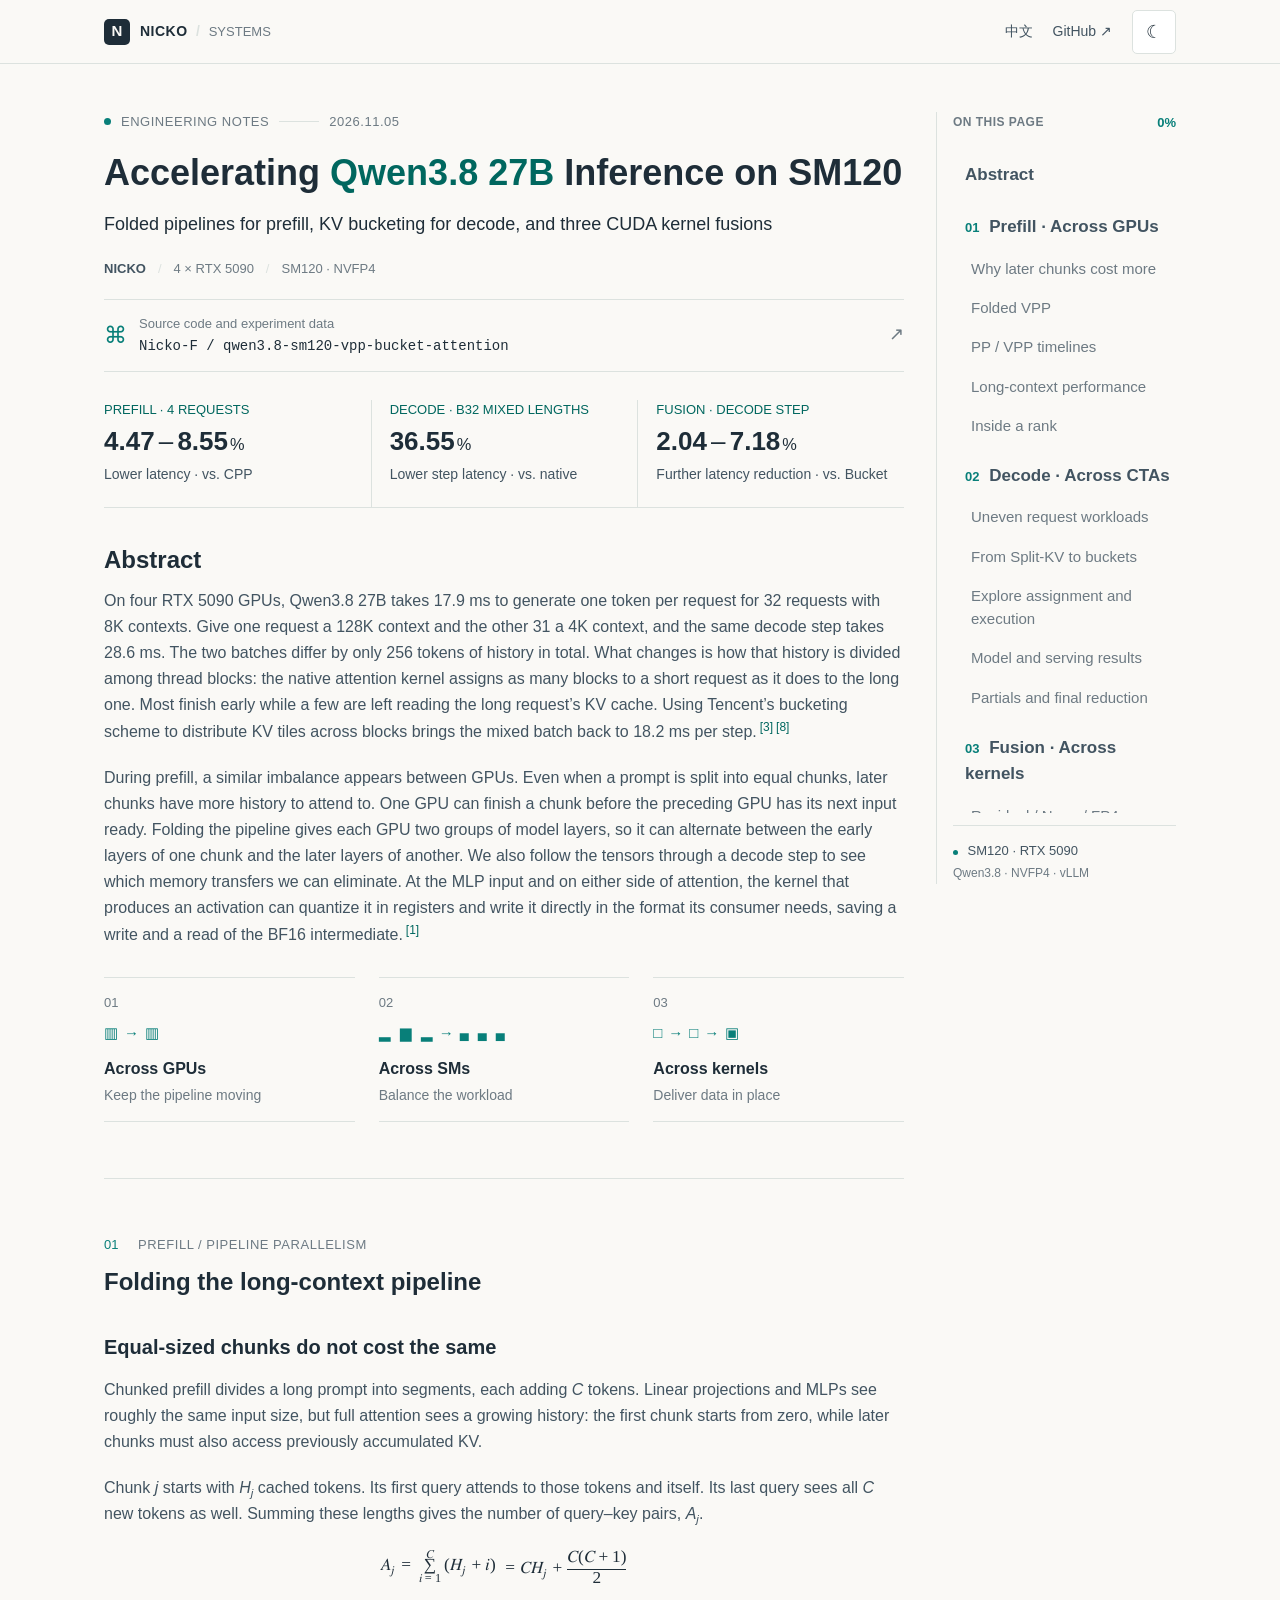
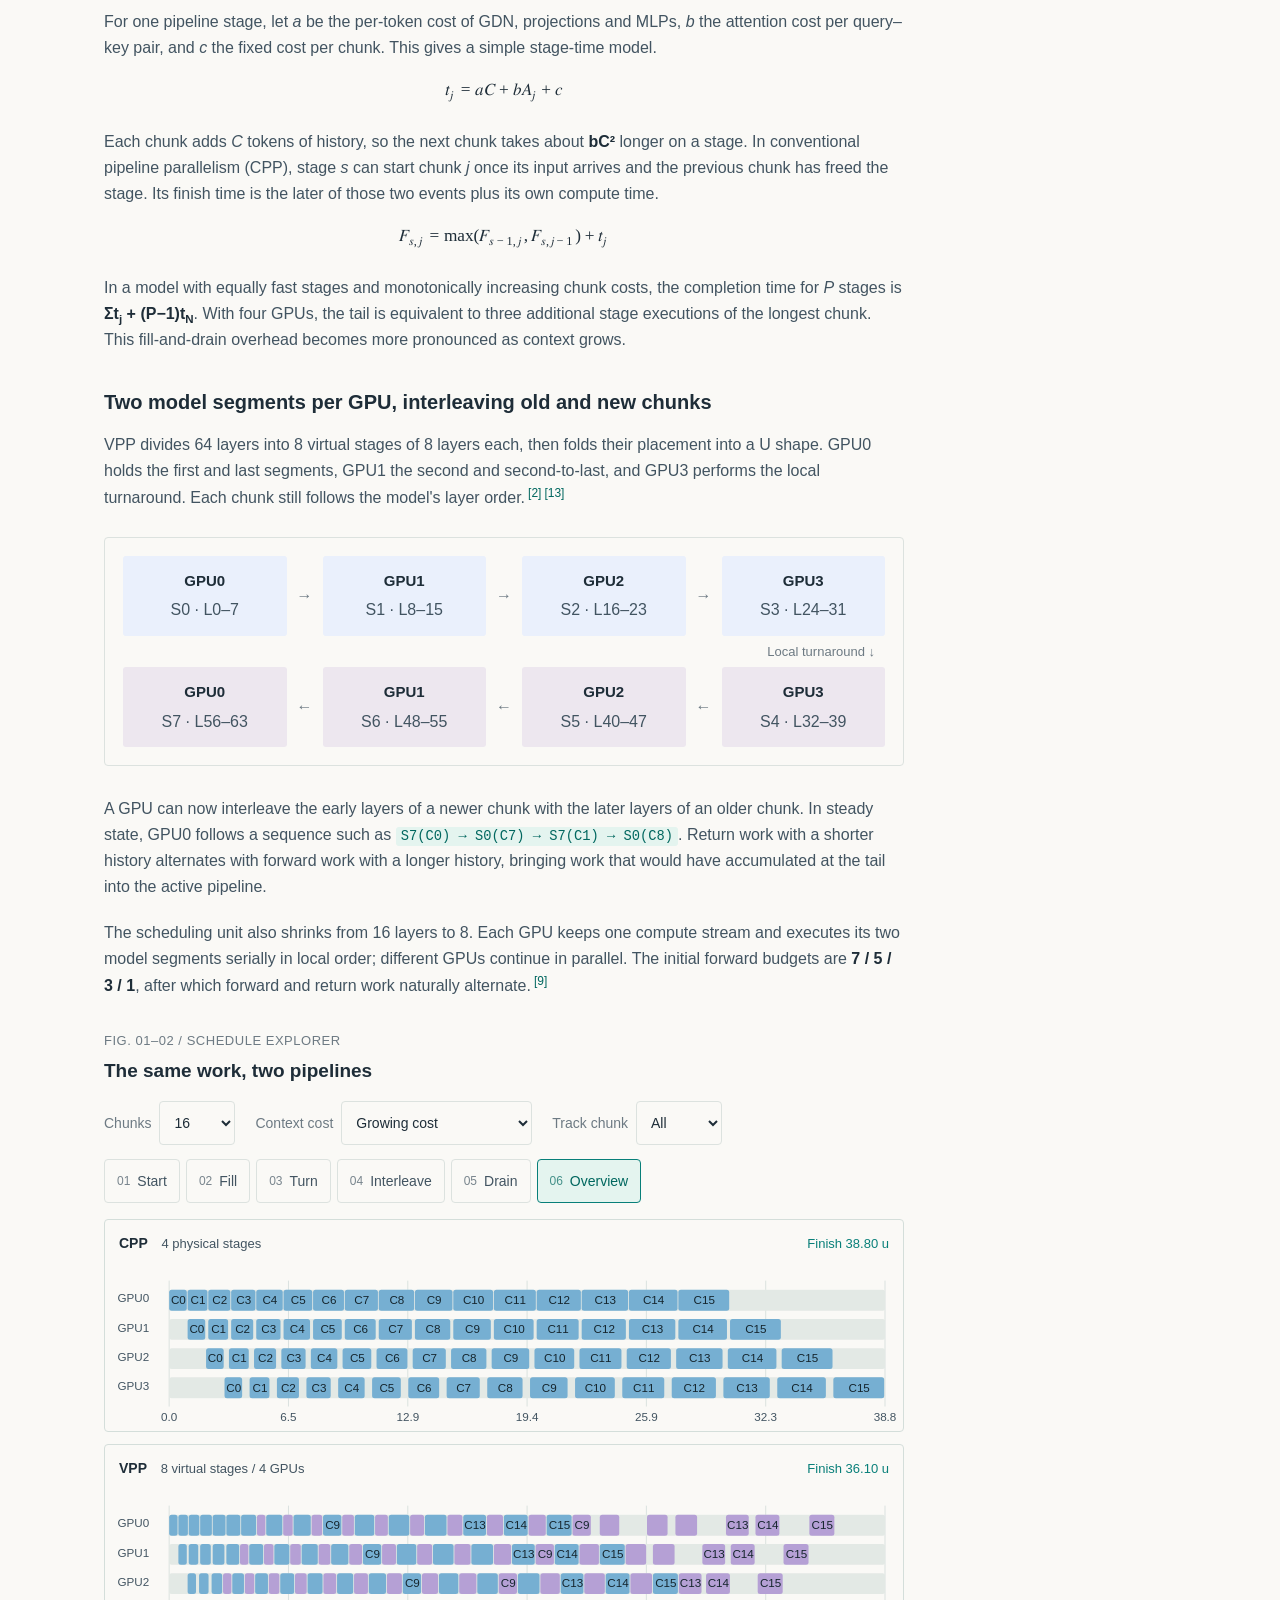
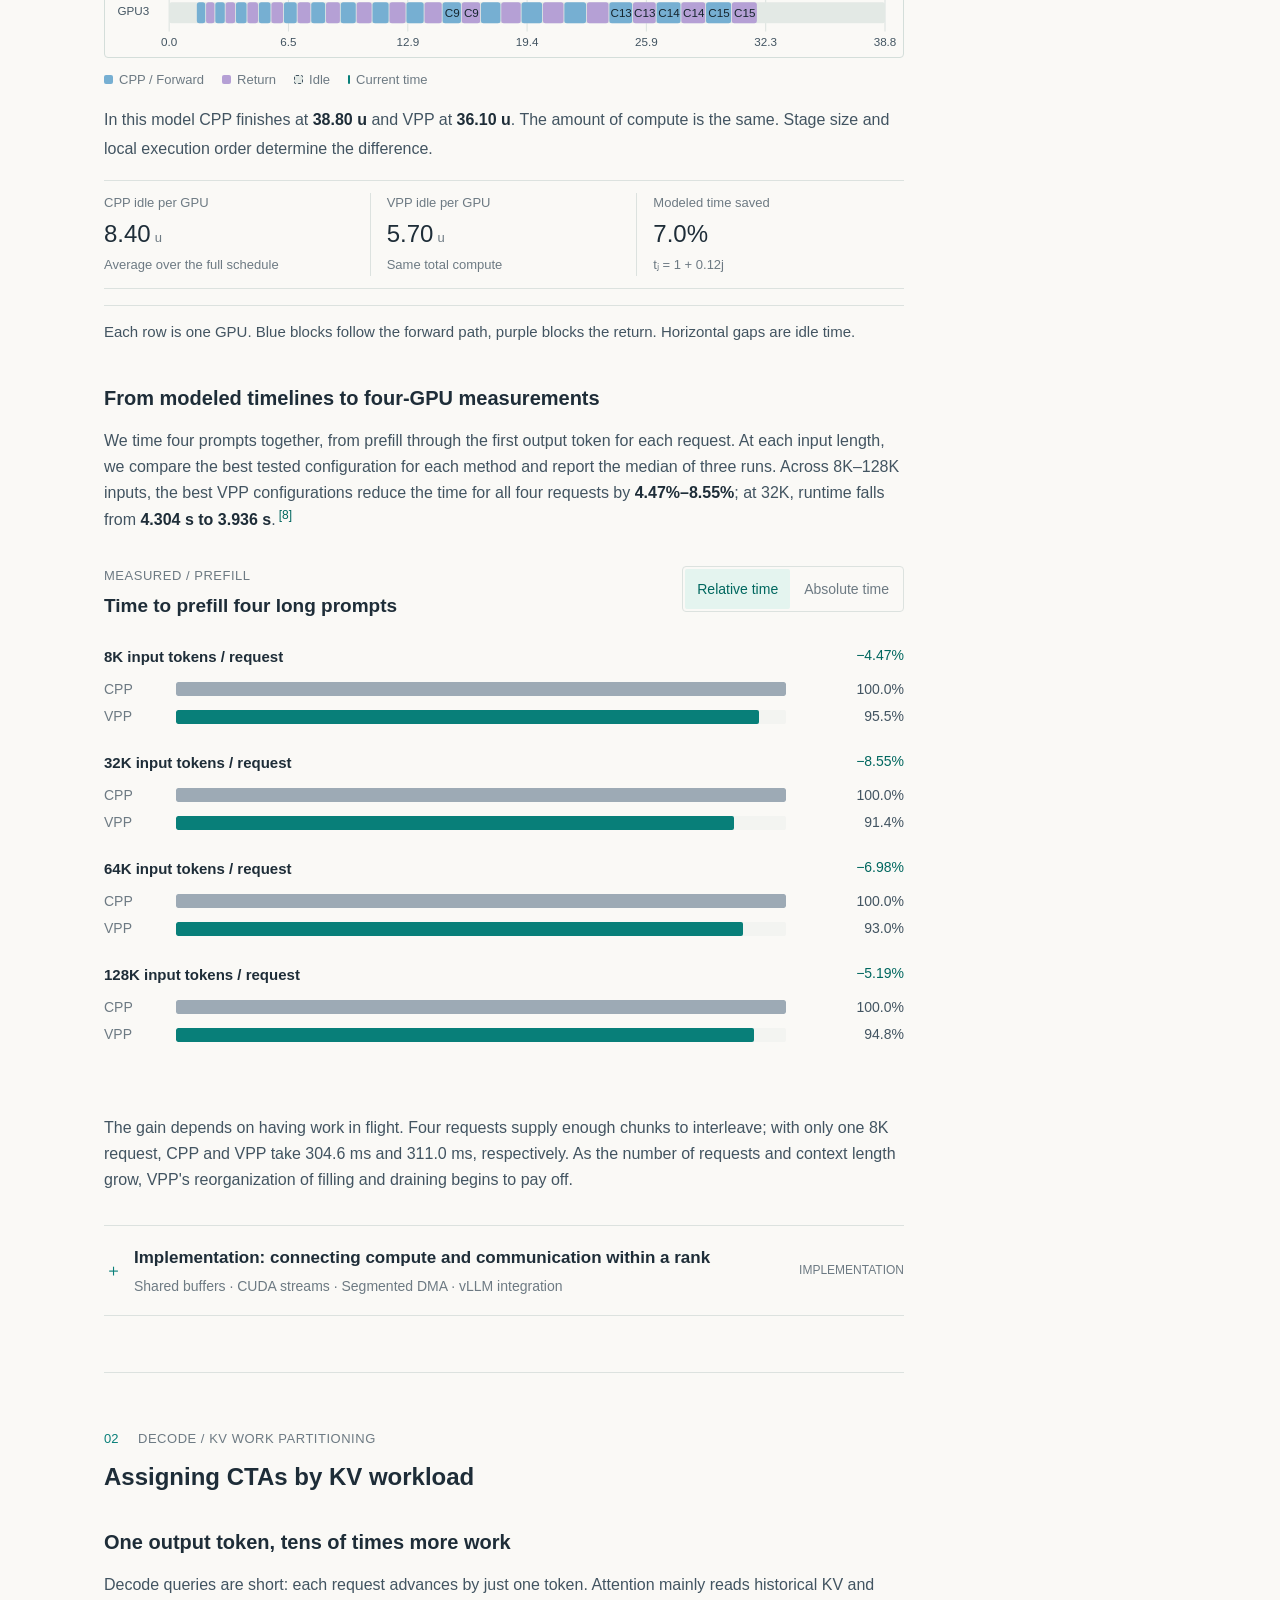
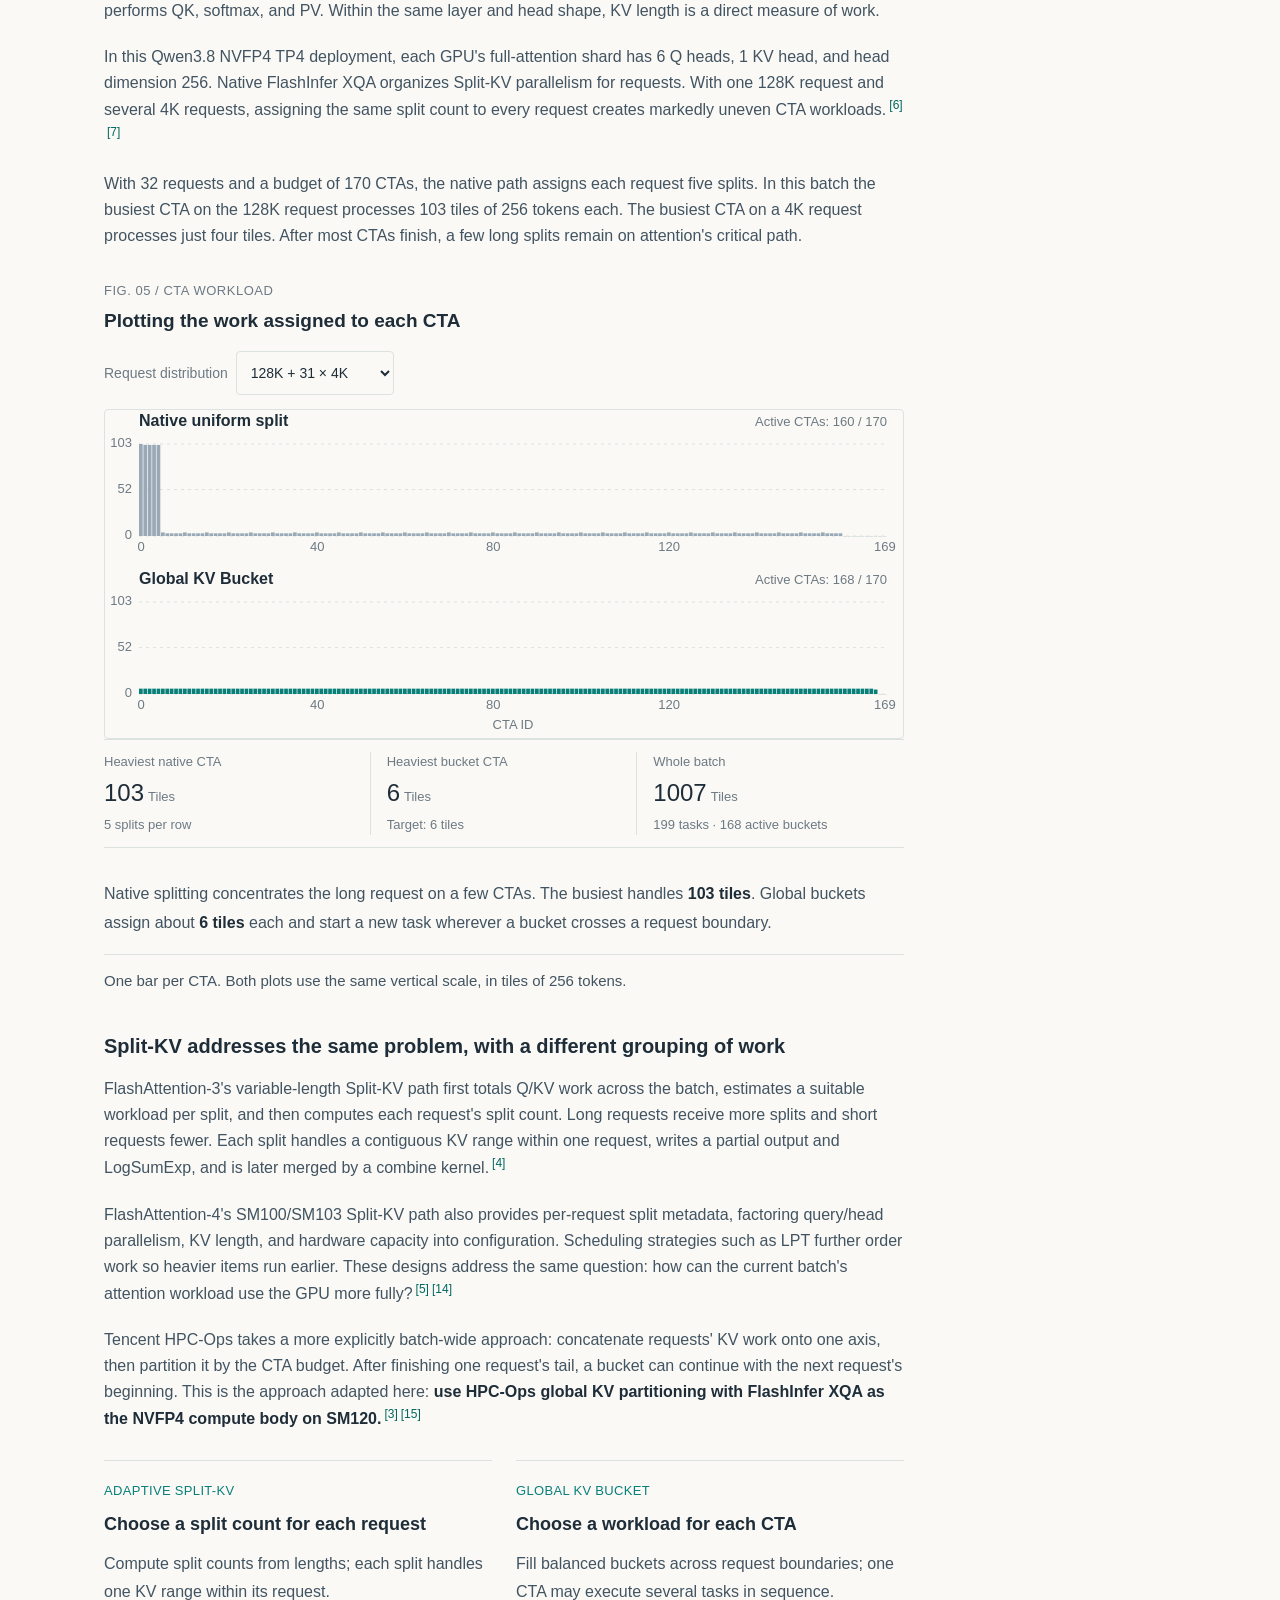
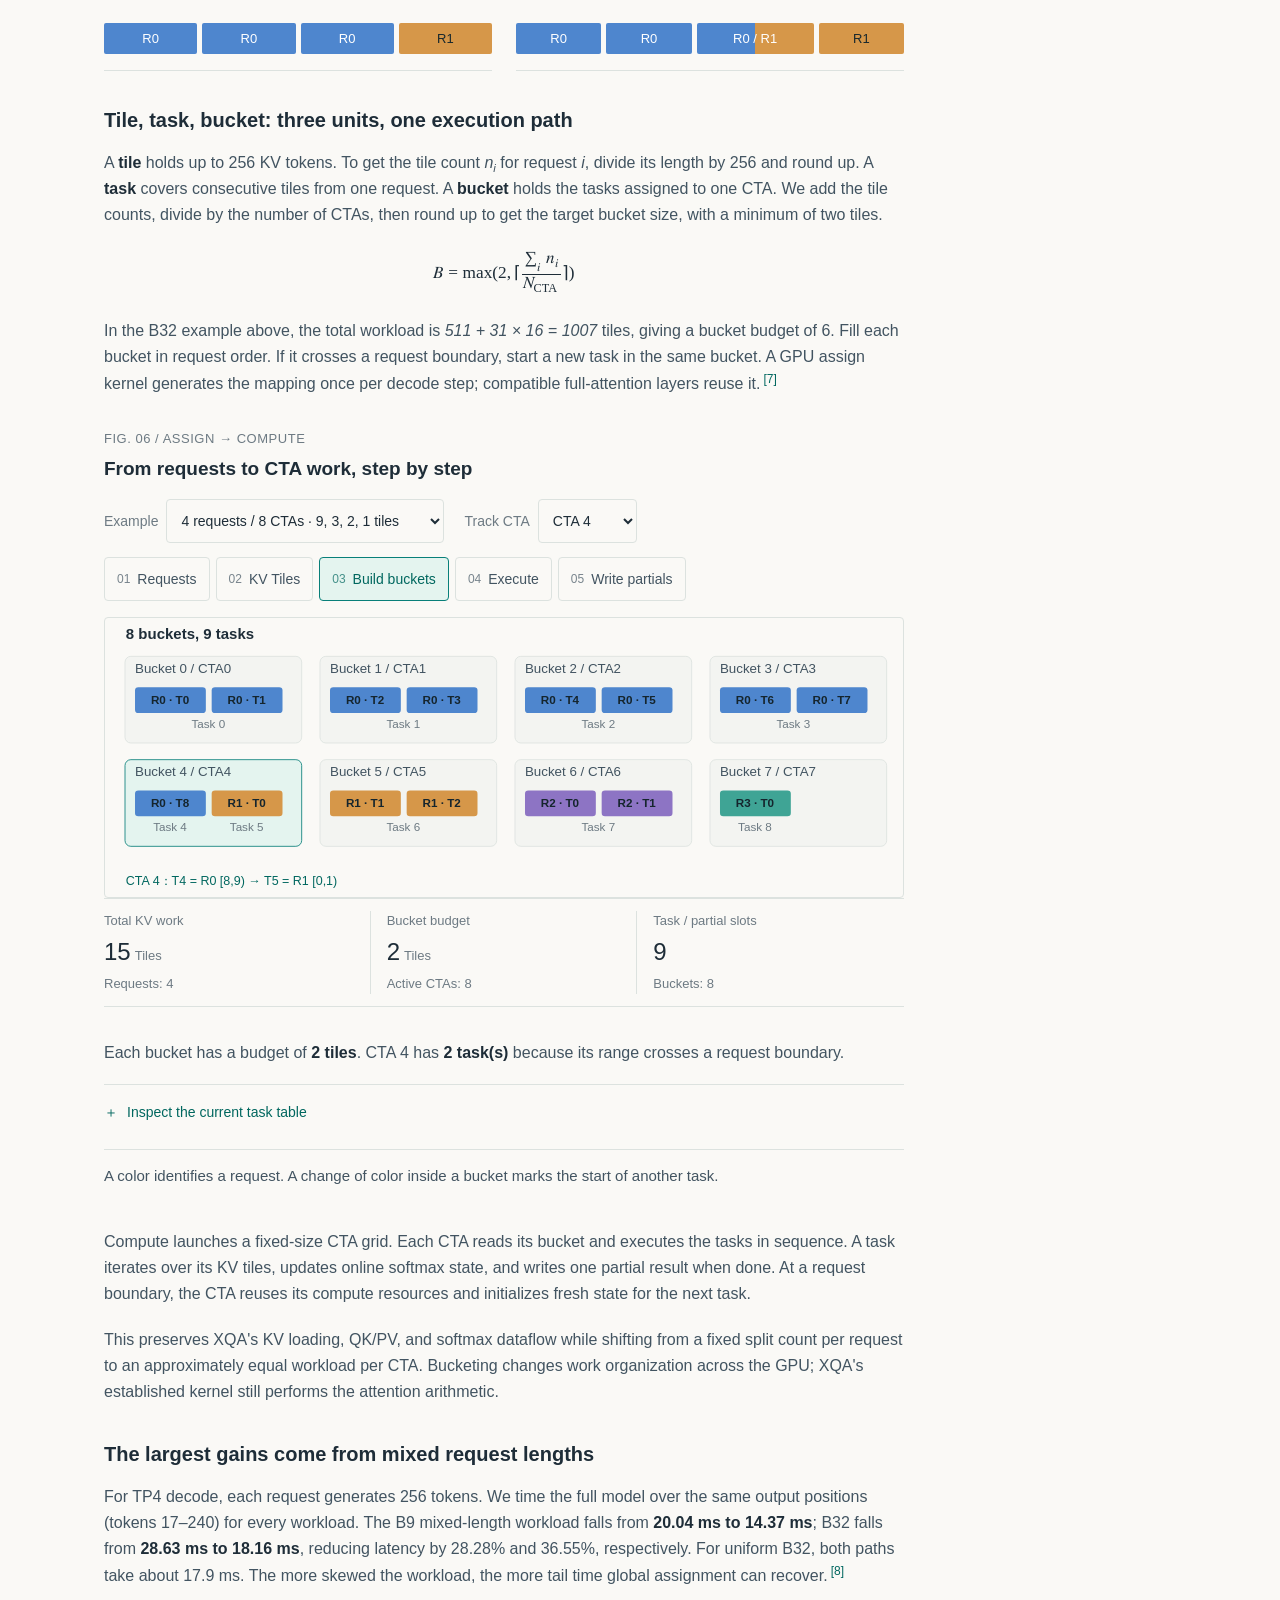
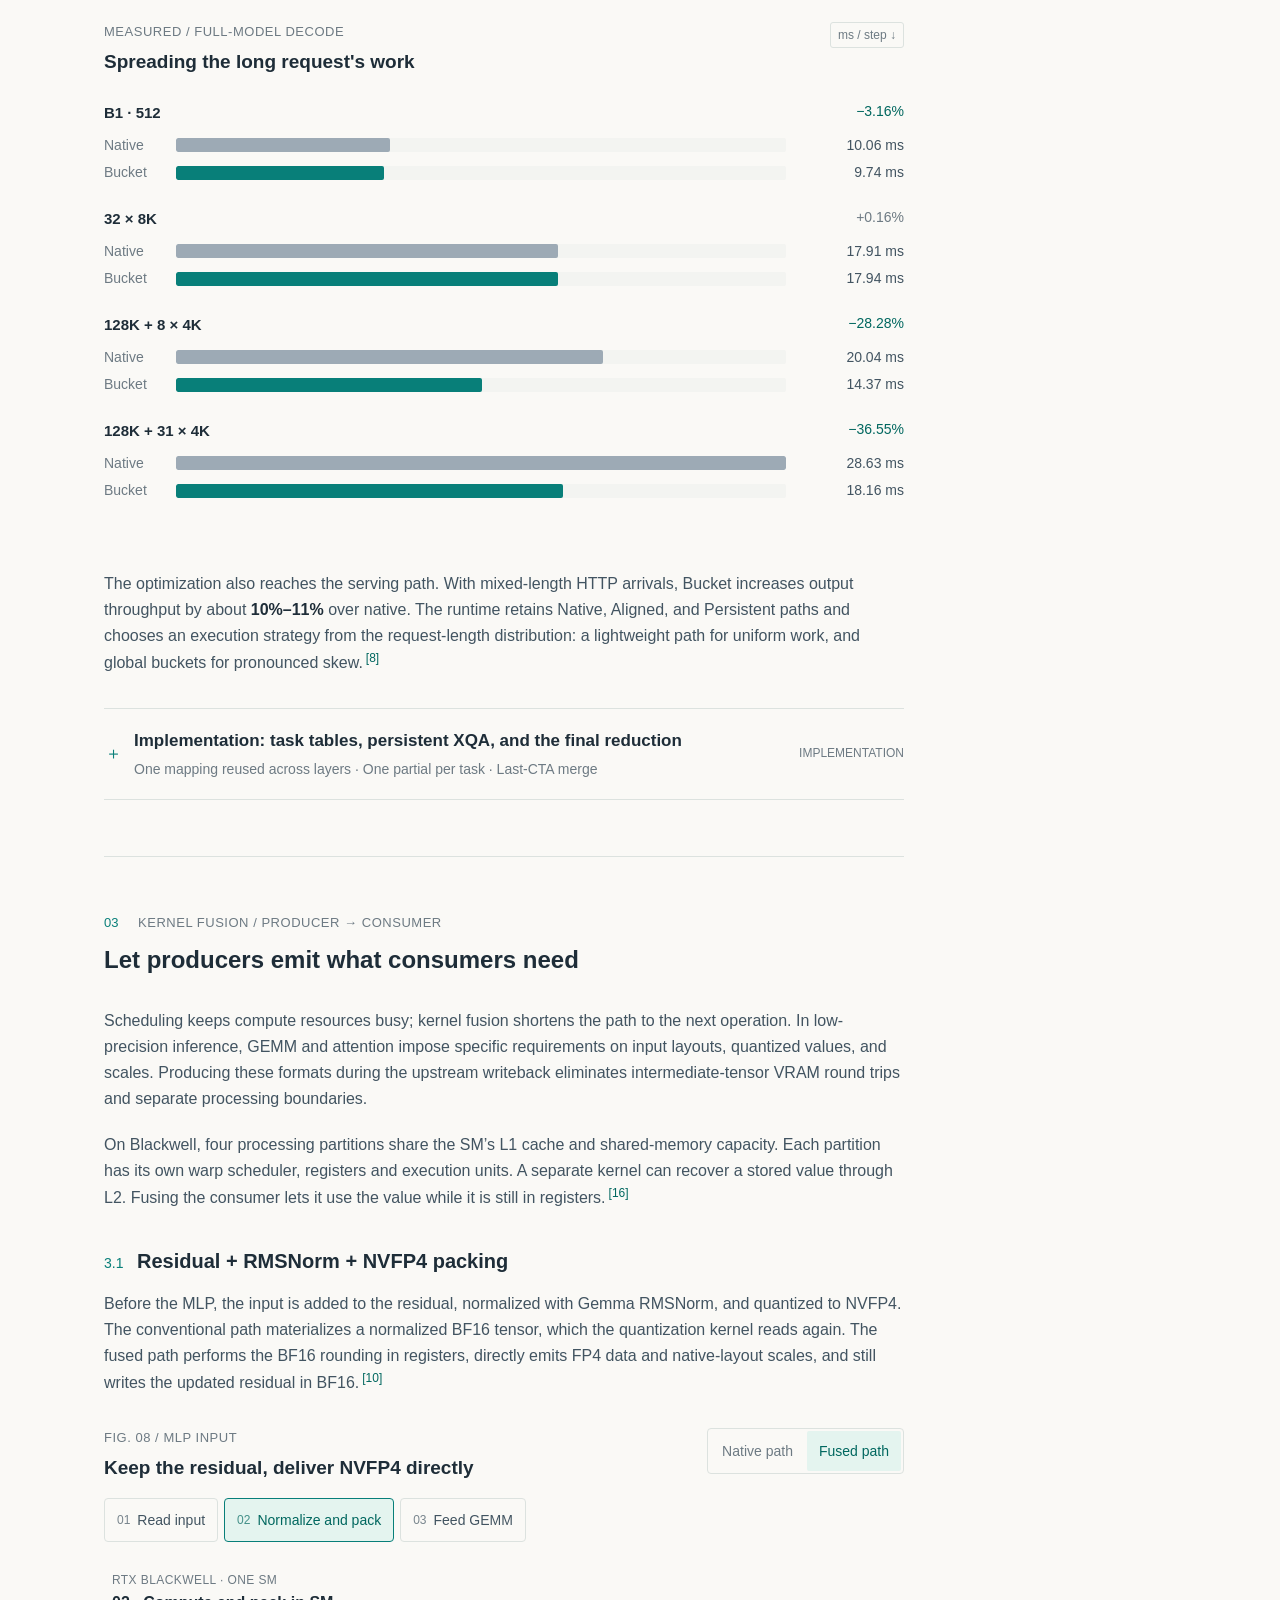
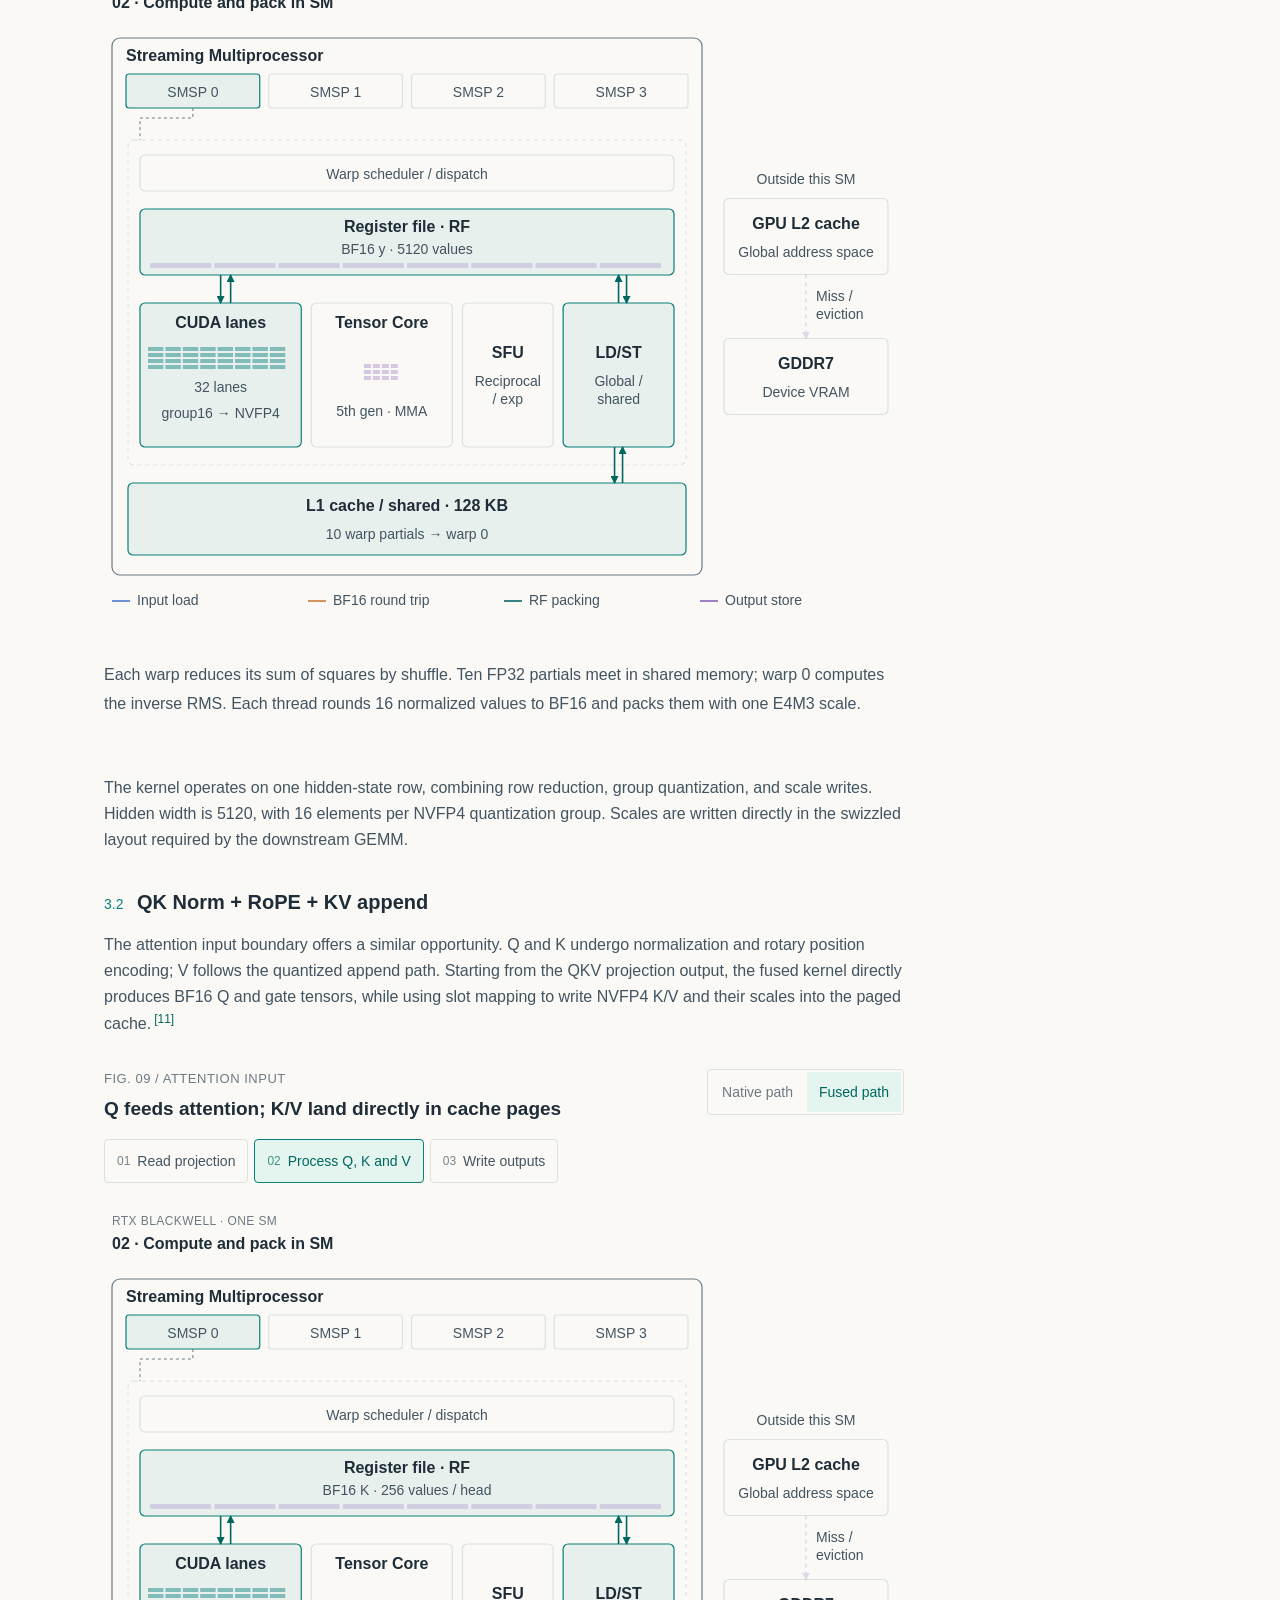
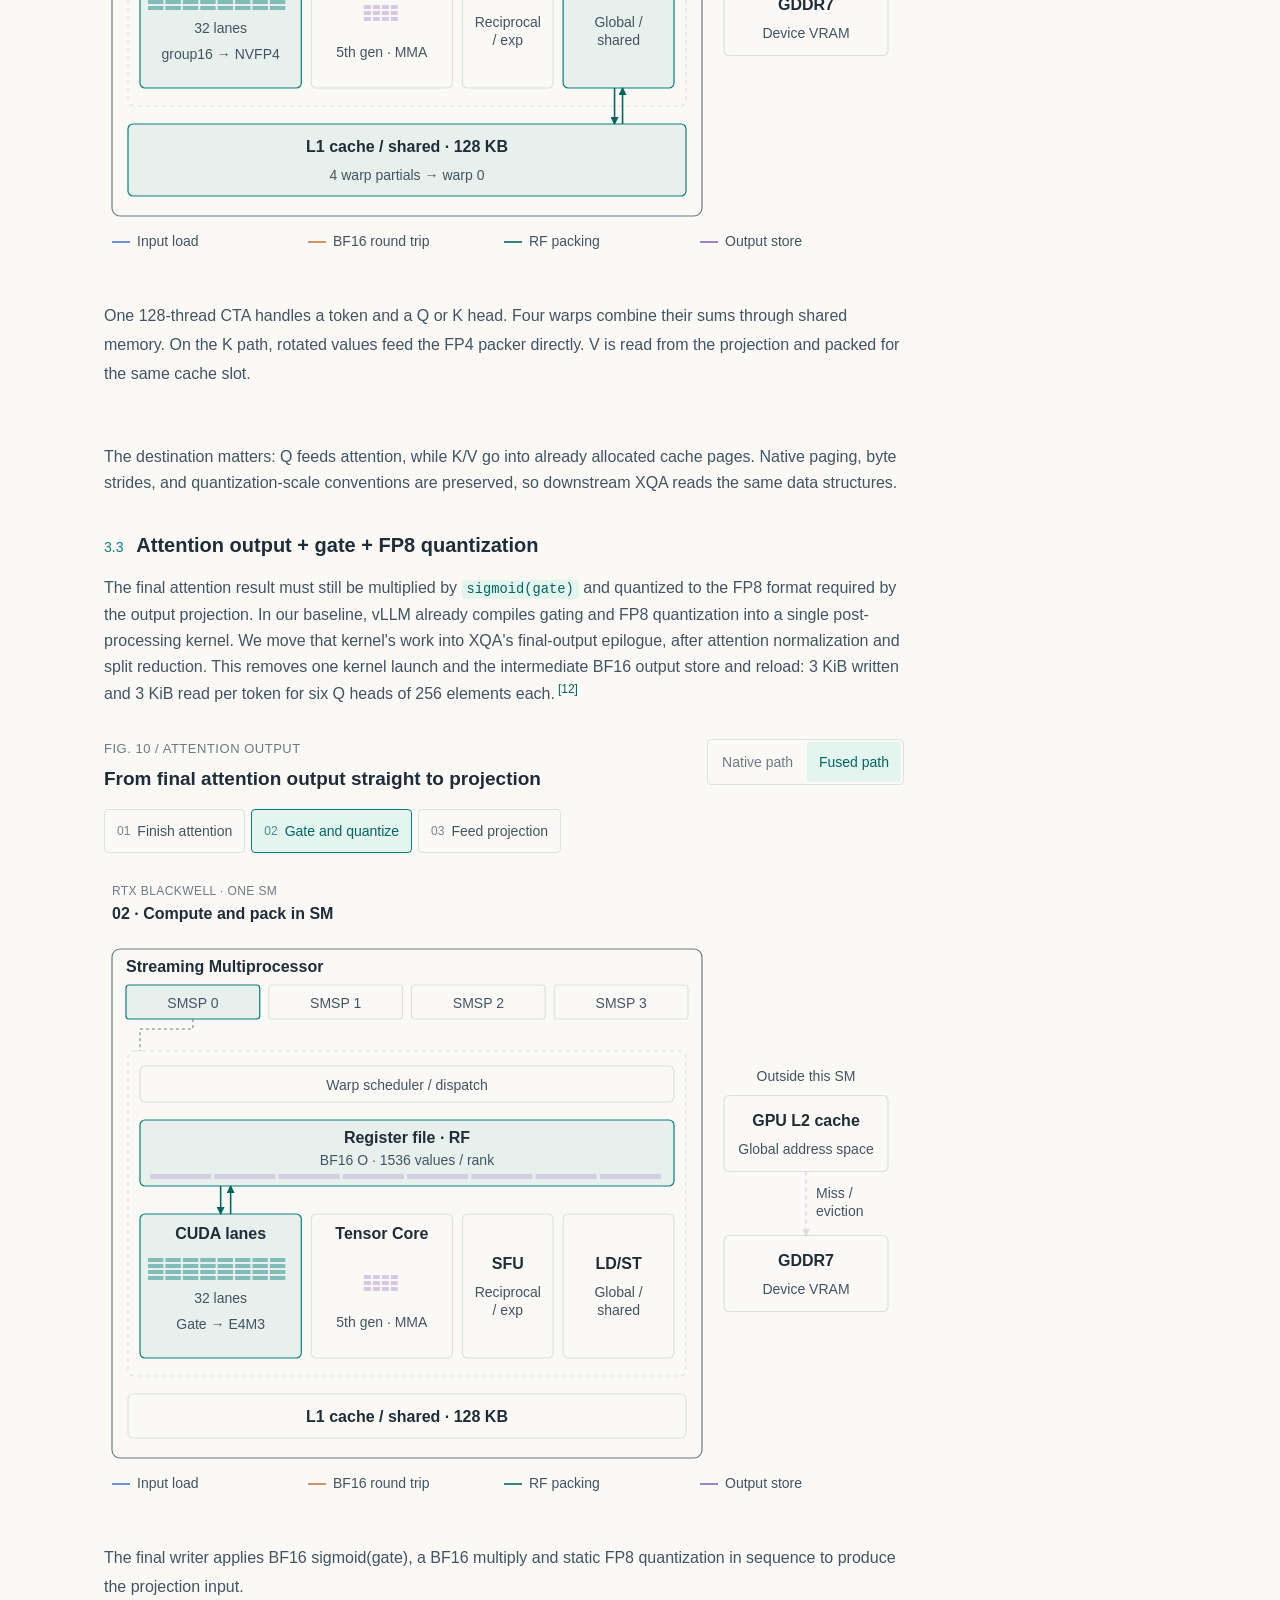
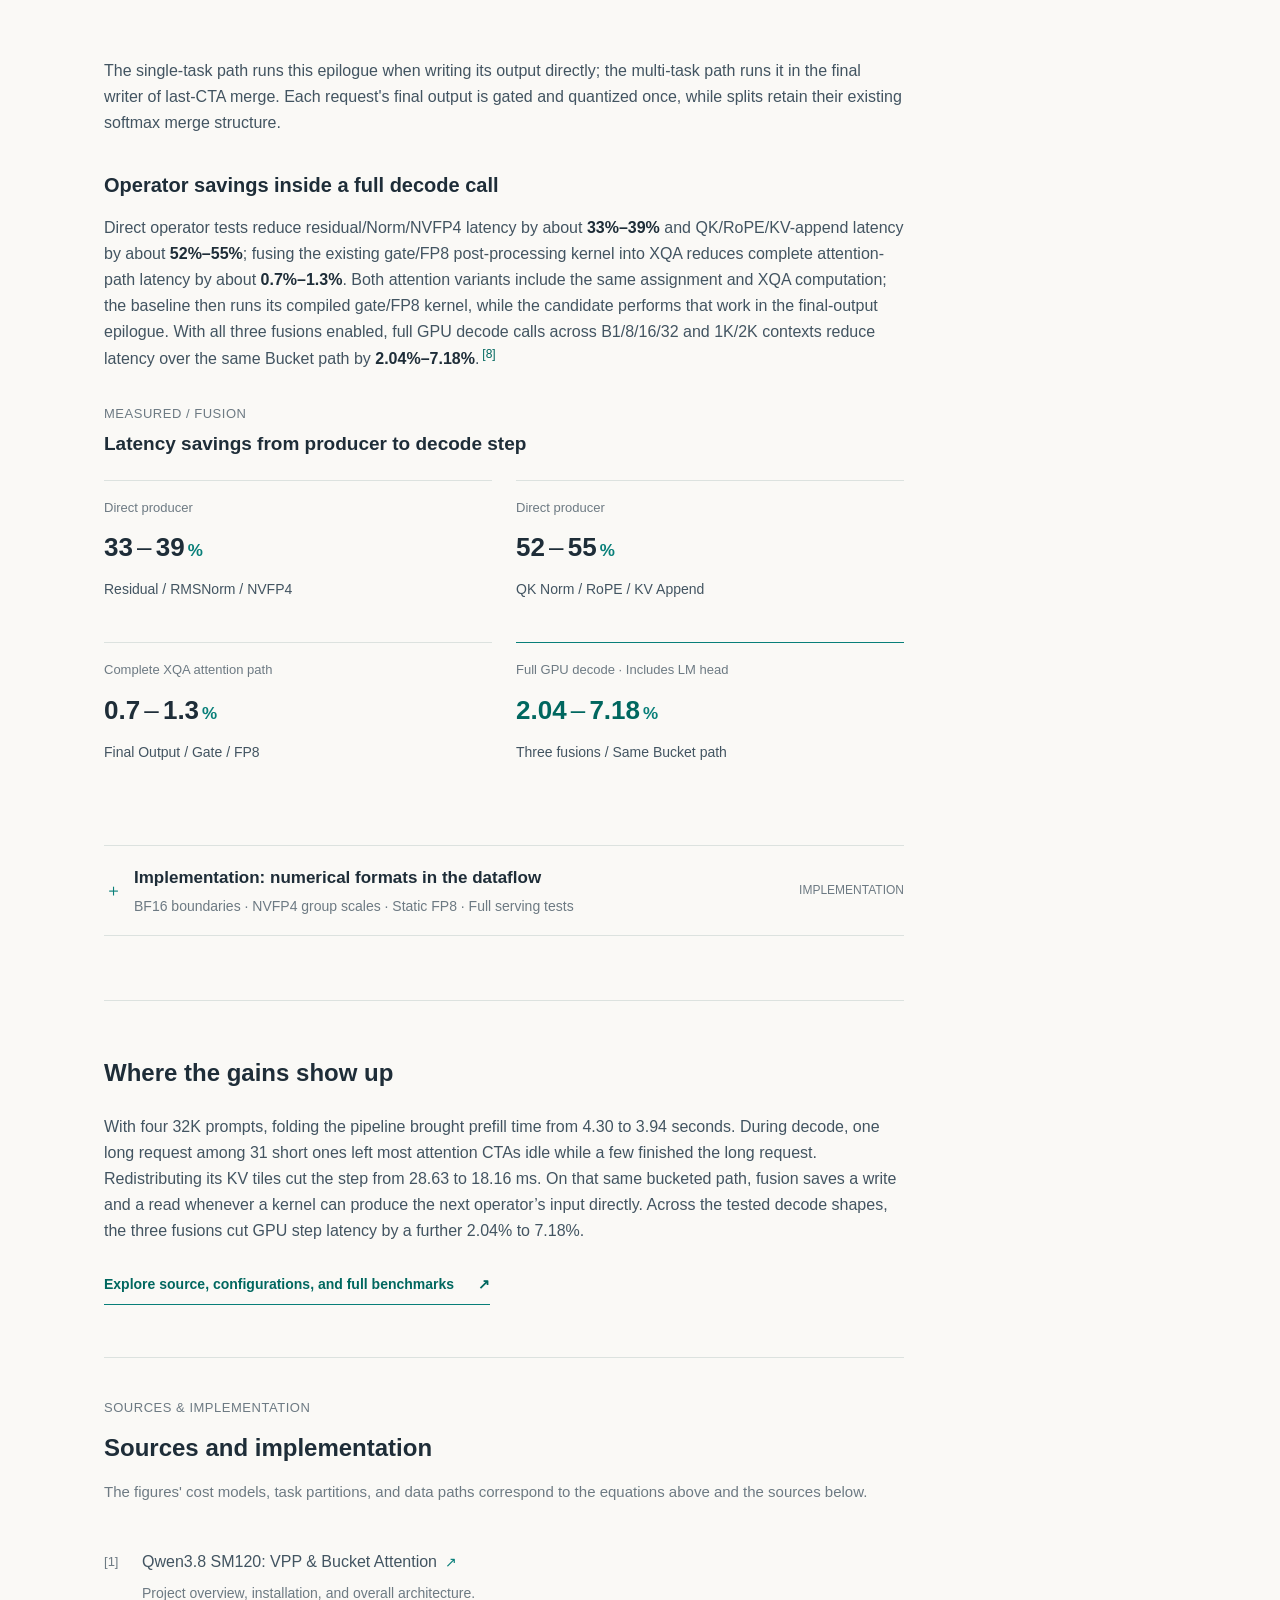
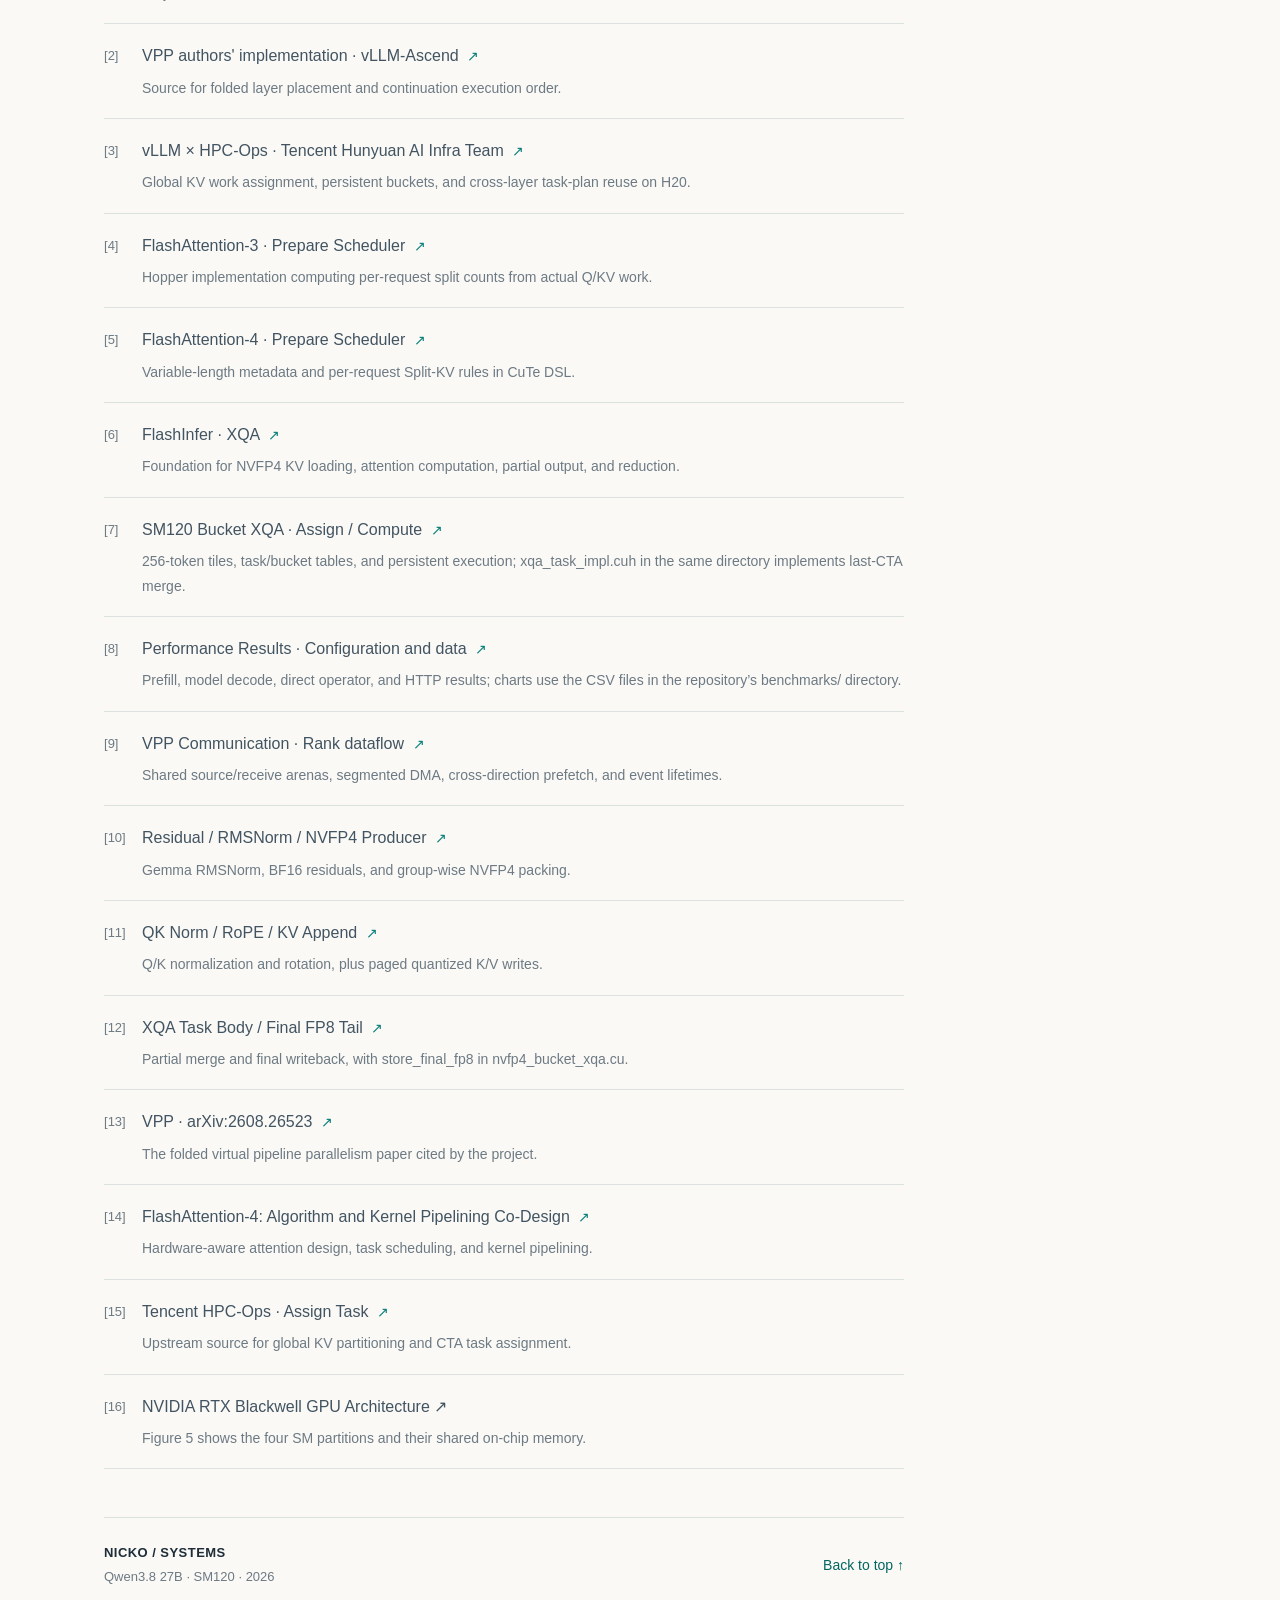
<file: docs/blog/index.html>
<!doctype html>
<html lang="en" data-theme="light">
<head>
<meta charset="utf-8"><meta name="viewport" content="width=device-width,initial-scale=1">
<meta name="color-scheme" content="light dark"><meta name="theme-color" content="#faf9f6">
<title>Accelerating Qwen3.8 27B Inference on SM120</title><meta name="description" content="Interactive diagrams of folded VPP prefill, KV-length-aware decode and three CUDA kernel fusions on four RTX 5090 GPUs.">
<link rel="alternate" hreflang="en" href="index.html">
<link rel="alternate" hreflang="zh-CN" href="zh-CN.html">
<script>
(() => {
  let saved;
  try { saved = localStorage.getItem('qwen-theme'); } catch {}
  const systemDark = matchMedia('(prefers-color-scheme: dark)').matches;
  document.documentElement.dataset.theme = saved === 'light' || saved === 'dark' ? saved : (systemDark ? 'dark' : 'light');
})();
</script>
<style>/* Design tokens and the shared 800px reading track. */
:root {
  --bg: #faf9f6;
  --panel: #fff;
  --panel-2: #f3f4f1;
  --ink: #1e2d38;
  --ink-2: #425461;
  --muted: #6d7a83;
  --border: #dce2df;
  --accent: #087f79;
  --accent-strong: #00675f;
  --accent-soft: #e4f4ef;
  --blue: #4878c9;
  --blue-soft: #eaf0fc;
  --purple: #8962ba;
  --orange: #c97a39;
  --code-bg: #14202c;
  --trace-bg: #f3f4f1;
  --trace-grid: #d4deda;
  --trace-ink: #425461;
  --req0: #4e86ce;
  --req1: #d69749;
  --req2: #8d74c4;
  --req3: #3fa495;
  --sans: -apple-system, BlinkMacSystemFont, 'Segoe UI', 'PingFang SC', 'Hiragino Sans GB', 'Microsoft YaHei', 'Noto Sans SC', sans-serif;
  --mono: ui-monospace, 'Cascadia Code', 'SFMono-Regular', Consolas, 'Liberation Mono', 'Microsoft YaHei', 'Noto Sans SC', monospace;
  --math: 'Cambria Math', 'STIX Two Math', Georgia, 'Times New Roman', serif;
  --reading-width: 50rem;
  --rail-width: 15rem;
  --column-gap: 2rem;
  --shell-width: calc(var(--reading-width) + var(--column-gap) + var(--rail-width));
  --header-height: 4rem;
  color-scheme: light;
  --trace-title: #1e2d38;
  --trace-lane: #e3e9e5;
  --trace-forward: #76afd2;
  --trace-return: #b5a0d5;
  --trace-cursor: #087f79;
  --trace-forward-alt: #8cb6cf;
  --trace-send: #e2b46d;
  --trace-receive: #8ec4b8;
  --trace-ring: #d6c58d;
  --trace-block-ink: #15252d;
}

:root[data-theme=dark] {
  --bg: #11181f;
  --panel: #17222b;
  --panel-2: #1c2a34;
  --ink: #e1e9ec;
  --ink-2: #b6c5ce;
  --muted: #879da9;
  --border: #30414a;
  --accent: #62cabc;
  --accent-strong: #83dfd1;
  --accent-soft: #1e3738;
  --blue: #85ade7;
  --blue-soft: #213449;
  --purple: #b699dd;
  --orange: #dfaa70;
  --code-bg: #0c141c;
  --trace-bg: #0d1722;
  --trace-grid: #233343;
  --trace-ink: #a3bacb;
  --req0: #6499df;
  --req1: #d8a262;
  --req2: #a48dd6;
  --req3: #65b7a7;
  color-scheme: dark;
  --trace-title: #e1e9ec;
  --trace-lane: #1d2c3d;
  --trace-forward: #2f657f;
  --trace-return: #655083;
  --trace-cursor: #8fe0c1;
  --trace-forward-alt: #3d697e;
  --trace-send: #805d35;
  --trace-receive: #386c60;
  --trace-ring: #6b623e;
  --trace-block-ink: #f1f6f8;
}

/* Global type, element defaults, and the single article shell. */
* {
  box-sizing: border-box;
}

html {
  scroll-behavior: smooth;
  scroll-padding-top: calc(var(--header-height) + 1.5rem);
}

body {
  margin: 0;
  background: var(--bg);
  color: var(--ink);
  font-family: var(--sans);
  font-size: 16px;
  line-height: 1.625;
}

.article-shell {
  display: grid;
  grid-template-columns: minmax(0, var(--reading-width)) var(--rail-width);
  align-items: start;
  column-gap: var(--column-gap);
  width: min(calc(100% - 3rem), var(--shell-width));
  margin-inline: auto;
  padding-top: calc(var(--header-height) + 3rem);
}

#article {
  min-width: 0;
  padding: 0;
  container: article / inline-size;
}

.prose, .wide {
  width: 100%;
  max-width: none;
  margin-inline: 0;
}

.prose p, .experiment-body p {
  font-size: 16px;
  line-height: 1.625;
  color: var(--ink-2);
}

button, select, input {
  font: inherit;
}

button, a, select {
  -webkit-tap-highlight-color: transparent;
}

a {
  color: var(--accent-strong);
  text-decoration: none;
}

a:hover {
  text-decoration: underline;
  text-underline-offset: 4px;
}

button {
  cursor: pointer;
}

button:disabled {
  cursor: default;
  opacity: .45;
}

button:focus-visible,
a:focus-visible,
select:focus-visible,
summary:focus-visible,
[tabindex]:focus-visible {
  outline: 2px solid var(--accent);
  outline-offset: 4px;
  border-radius: 5px;
}

h1, h2, h3, h4 {
  color: var(--ink);
  line-height: 1.35;
  margin: 0;
  font-weight: 600;
  text-wrap: pretty;
}

h2 {
  font-size: 24px;
}

h3 {
  font-size: 20px;
  margin: 2.25rem 0 1rem;
}

h4 {
  font-size: 18px;
  margin: 24px 0 10px;
}

p {
  margin: 0 0 1.25rem;
}

small {
  font-size: 13px;
}

strong {
  font-weight: 600;
}

code {
  font-family: var(--mono);
  font-size: .86em;
  padding: 2px 5px;
  border-radius: 3px;
  color: var(--accent-strong);
  background: var(--accent-soft);
  overflow-wrap: anywhere;
}

pre {
  white-space: pre;
  overflow-x: auto;
  tab-size: 4;
  margin: 0;
}

pre code {
  display: block;
  word-break: normal;
  padding: 18px 20px;
  background: none;
  color: #d5e4ed;
  font-size: 14px;
  line-height: 1.8;
}

.table-wrap, .svg-scroll, pre {
  overscroll-behavior-x: contain;
}

i:not(.key) {
  font-style: italic;
}

sub, sup {
  font-size: 72%;
  line-height: 0;
}

figure {
  margin: 2rem 0 2.5rem;
  min-width: 0;
}

figcaption {
  font-size: 15px;
  line-height: 1.8;
  color: var(--ink-2);
  padding-top: 12px;
  border-top: 1px solid var(--border);
}

.muted {
  color: var(--muted);
}

.dot {
  width: 7px;
  height: 7px;
  border-radius: 100%;
  display: inline-block;
  background: var(--accent);
  flex: none;
}

/* Persistent header and right-hand contents rail. */
.reading-progress {
  height: 2px;
  position: fixed;
  left: 0;
  right: 0;
  top: 0;
  z-index: 100;
  background: transparent;
}

.reading-progress span {
  height: 100%;
  width: 0;
  display: block;
  background: var(--accent);
}

.skip-link {
  position: fixed;
  top: -100px;
  left: 20px;
  z-index: 110;
  background: var(--panel);
  padding: 10px;
}

.skip-link:focus {
  top: 10px;
}

.site-header {
  height: var(--header-height);
  position: fixed;
  left: 0;
  top: 0;
  right: 0;
  z-index: 90;
  border-bottom: 1px solid var(--border);
  background: var(--bg);
  display: flex;
  align-items: center;
  justify-content: space-between;
  padding: 0 max(24px, calc((100% - var(--shell-width))/2));
}

.wordmark {
  display: flex;
  gap: 10px;
  align-items: center;
  font-size: 14px;
  letter-spacing: .035em;
  color: var(--ink);
  font-weight: 600;
}

.wordmark:hover {
  text-decoration: none;
}

.brand-mark {
  display: grid;
  place-items: center;
  width: 26px;
  height: 26px;
  background: var(--ink);
  color: var(--bg);
  border-radius: 5px;
  font-size: 15px;
  letter-spacing: 0;
}

.wordmark-divider {
  color: var(--border);
  padding: 0 4px;
}

.wordmark-sub {
  color: var(--muted);
  font-size: 13px;
  font-weight: 400;
  letter-spacing: 0;
}

.header-actions {
  display: flex;
  align-items: center;
  gap: 20px;
  min-width: 0;
}

.header-link {
  color: var(--ink-2);
  font-size: 14px;
  font-weight: 500;
}

#language-switch {
  white-space: nowrap;
  padding-block: 6px;
}

.icon-button {
  border: 1px solid var(--border);
  border-radius: 5px;
  width: 44px;
  height: 44px;
  background: var(--panel);
  color: var(--ink);
  display: grid;
  place-items: center;
  padding: 0;
  line-height: 1;
  font-size: 18px;
}

.mobile-menu {
  display: none;
}

.toc {
  position: sticky;
  top: calc(var(--header-height) + 2.5rem);
  display: flex;
  flex-direction: column;
  min-width: 0;
  max-height: calc(100dvh - var(--header-height) - 4rem);
  padding-inline-start: 1rem;
  border-inline-start: 1px solid var(--border);
  z-index: 50;
}

.toc-heading {
  display: flex;
  align-items: center;
  justify-content: space-between;
  color: var(--muted);
  font-size: 12px;
  font-weight: 600;
  letter-spacing: .04em;
  margin: 0 0 16px;
  padding: 0;
  gap: 8px;
}

.toc-heading span {
  font-family: var(--sans);
  font-size: 13px;
  letter-spacing: 0;
  color: var(--accent);
  font-variant-numeric: tabular-nums;
}

.toc nav {
  overflow: auto;
  scrollbar-width: thin;
  padding: 0 3px 16px 0;
}

.toc nav a {
  display: block;
  border-left: 2px solid transparent;
  font-size: 16px;
  color: var(--muted);
  line-height: 1.55;
  padding: 7px 0 7px 10px;
  margin-bottom: 2px;
  overflow-wrap: anywhere;
}

.toc nav a:hover {
  text-decoration: none;
  color: var(--ink);
}

.toc nav a.active {
  color: var(--accent-strong);
  border-left-color: var(--accent);
}

.toc nav .toc-main {
  font-weight: 600;
  color: var(--ink-2);
  margin: 6px 0;
  font-size: 17px;
}

.toc nav .toc-chapter {
  font-weight: 600;
  color: var(--ink-2);
  margin-top: 12px;
  font-size: 17px;
}

.toc-chapter span {
  font-size: 13px;
  font-family: var(--sans);
  color: var(--accent);
  margin-right: 5px;
  font-variant-numeric: tabular-nums;
}

.toc nav .toc-sub {
  padding-left: 16px;
  font-size: 15px;
}

.toc-bottom {
  margin-top: 12px;
  font-size: 13px;
  padding: 14px 0 0;
  border-top: 1px solid var(--border);
  color: var(--ink-2);
  line-height: 1.7;
}

.toc-bottom .dot {
  width: 5px;
  height: 5px;
  margin-right: 6px;
}

.toc-bottom .muted {
  font-size: 12px;
}

.toc-scrim {
  display: none;
}

/* Compact article opening and linked performance summaries. */
.hero {
  padding: 0 0 2rem;
}

.hero-grid {
  display: grid;
  gap: 1.75rem;
}

.hero-copy,
.repo-card > span,
.header-actions,
.chapter-heading > div,
.figure-header > div,
summary > span {
  min-width: 0;
}

.eyebrow {
  font-family: var(--sans);
  letter-spacing: .04em;
  font-weight: 500;
  font-size: 13px;
  display: flex;
  align-items: center;
  gap: 10px;
  color: var(--muted);
  margin-bottom: 18px;
  line-height: 1.5;
  flex-wrap: wrap;
}

.eyebrow-line {
  display: inline-block;
  width: 40px;
  height: 1px;
  background: var(--border);
}

.hero h1 {
  text-wrap: balance;
  font-size: 36px;
  letter-spacing: 0;
  line-height: 1.25;
  font-weight: 600;
}

.title-phrase {
  display: inline-block;
}

.hero-accent {
  white-space: nowrap;
  color: var(--accent-strong);
}

.hero-subtitle {
  font-size: 18px;
  line-height: 1.5;
  letter-spacing: 0;
  font-weight: 400;
  margin: 16px 0;
  color: var(--ink);
}


.hero-meta {
  display: flex;
  align-items: center;
  gap: 12px;
  font-size: 13px;
  letter-spacing: 0;
  color: var(--muted);
  margin: 20px 0;
  flex-wrap: wrap;
}

.hero-meta > span:first-child {
  font-weight: 600;
  color: var(--ink-2);
}

.meta-divider {
  color: var(--border);
}

.repo-card {
  display: flex;
  align-items: center;
  gap: 12px;
  margin: 20px 0 0;
  padding: 13px 0;
  border-block: 1px solid var(--border);
  color: var(--ink);
}

.repo-card:hover {
  color: var(--accent-strong);
  text-decoration: none;
}

.repo-card small {
  color: var(--muted);
  display: block;
  font-size: 13px;
  letter-spacing: 0;
  margin-bottom: 1px;
}

.repo-card strong {
  display: block;
  font-family: var(--mono);
  font-size: 14px;
  overflow-wrap: anywhere;
  font-weight: 500;
}

.repo-symbol, .repo-arrow {
  flex: none;
}

.repo-symbol {
  font-size: 23px;
  color: var(--accent);
  line-height: 1;
}

.repo-arrow {
  margin-left: auto;
  font-size: 18px;
  color: var(--muted);
}

.hero-results {
  display: grid;
  grid-template-columns: repeat(3, minmax(0, 1fr));
  border-bottom: 1px solid var(--border);
}

.hero-results a {
  display: grid;
  align-content: start;
  gap: 6px;
  padding: 0 18px 20px;
  color: var(--ink);
  text-decoration: none;
}

.hero-results a:first-child {
  padding-inline-start: 0;
}

.hero-results a:last-child {
  padding-inline-end: 0;
}

.hero-results a + a {
  border-inline-start: 1px solid var(--border);
}

.hero-results small {
  font: 500 13px/1.6 var(--sans);
  color: var(--accent-strong);
}

.hero-results strong {
  font-size: 26px;
  line-height: 1.2;
  font-variant-numeric: tabular-nums;
  letter-spacing: normal;
  white-space: nowrap;
  font-weight: 600;
}

.metric-range .dash {
  margin-inline: .16em;
  font-weight: 400;
}

.hero-results strong .unit {
  margin-inline-start: 2px;
  font-size: .63em;
  font-weight: 500;
}

.hero-results a > span {
  font-size: 14px;
  line-height: 1.65;
  color: var(--ink-2);
}

.hero-results a:hover strong, .hero-results a:focus-visible strong {
  color: var(--accent-strong);
}

.prose strong {
  color: var(--ink);
}

.intro {
  padding-top: .25rem;
}

.intro > h2 {
  margin-bottom: .75rem;
}

.ref {
  font-size: 12px;
  vertical-align: super;
  font-family: var(--sans);
  white-space: nowrap;
  margin-left: 3px;
}

.chapter-map {
  display: grid;
  grid-template-columns: repeat(3, minmax(0, 1fr));
  gap: 24px;
  margin: 28px 0;
}

.chapter-map a {
  display: flex;
  flex-direction: column;
  min-width: 0;
  padding: 14px 0;
  border-block: 1px solid var(--border);
  color: var(--ink);
}

.chapter-map a:hover {
  border-color: var(--accent);
  text-decoration: none;
}

.map-num {
  font-family: var(--sans);
  font-size: 13px;
  color: var(--muted);
  font-variant-numeric: tabular-nums;
}

.map-glyph {
  font-family: var(--mono);
  font-size: 15px;
  color: var(--accent);
  margin: 10px 0;
  white-space: normal;
}

.chapter-map strong {
  font-size: 16px;
  line-height: 1.5;
}

.chapter-map a > span:last-child {
  font-size: 14px;
  color: var(--muted);
  margin-top: 3px;
  line-height: 1.6;
}

/* Section headings remain on the same edge as the body text. */
.chapter {
  margin-top: 3.5rem;
  padding-top: 3.5rem;
  border-top: 1px solid var(--border);
}

.chapter-heading {
  position: relative;
  margin-bottom: 2rem;
}

.chapter-number {
  position: absolute;
  top: 0;
  left: 0;
  color: var(--accent);
  font-family: var(--sans);
  font-size: 13px;
  font-weight: 500;
  line-height: 1.5;
  font-variant-numeric: tabular-nums;
}

.chapter-heading .eyebrow {
  margin-bottom: 12px;
  padding-inline-start: 34px;
  font-size: 13px;
  letter-spacing: .04em;
}

.chapter-heading h2 {
  font-size: 24px;
}

/* Equations and the folded pipeline topology. */
.equation {
  display: flex;
  flex-wrap: wrap;
  align-items: center;
  justify-content: center;
  gap: .45em .3em;
  margin: 1.2em 0 1.5em;
  padding: .15em 0;
  color: var(--ink);
}

.equation math {
  font-family: var(--math);
  font-size: 1.08rem;
}

.topology {
  border: 1px solid var(--border);
  border-radius: 4px;
  background: transparent;
  padding: 18px;
  margin: 26px 0 30px;
  overflow-x: auto;
  overscroll-behavior-x: contain;
  scrollbar-width: thin;
}

.topology-row {
  display: flex;
  gap: 10px;
  align-items: center;
  justify-content: space-between;
  min-width: 620px;
}

.topology-row > span {
  display: flex;
  flex-direction: column;
  flex: 1;
  background: var(--blue-soft);
  color: var(--ink-2);
  padding: 12px 6px;
  border-radius: 3px;
  text-align: center;
  font-family: var(--sans);
  font-size: 16px;
  white-space: nowrap;
  line-height: 1.7;
}

.topology-row b {
  font-size: 15px;
  opacity: 1;
  margin-bottom: 3px;
  font-weight: 600;
  color: var(--ink);
}

.topology-row i {
  font-style: normal;
  color: var(--muted);
}

.topology-row.returning > span {
  background: color-mix(in srgb, var(--purple) 12%, transparent);
  color: var(--ink-2);
}

.fold-arrow {
  text-align: right;
  font-size: 13px;
  line-height: 1.5;
  color: var(--muted);
  padding: 6px 10px;
  min-width: 620px;
}

@container article (max-width: 42rem) {
  .topology {
    display: grid;
    grid-template-columns: repeat(2, minmax(0, 1fr));
    gap: 6px 14px;
    padding: 14px 12px;
  }

  .topology-row {
    grid-row: 1;
    min-width: 0;
    flex-direction: column;
    gap: 4px;
  }

  .topology-row.returning {
    grid-column: 2;
  }

  .topology-row > span {
    width: 100%;
    padding: 8px 4px;
    white-space: normal;
    overflow-wrap: anywhere;
  }

  .topology-row i {
    line-height: 1;
    transform: rotate(90deg);
  }

  .fold-arrow {
    grid-area: 2 / 1 / 3 / -1;
    min-width: 0;
    text-align: center;
  }

  .fold-arrow span {
    display: inline-block;
    transform: rotate(-90deg);
  }
}

/* Article figures: flush headings/captions around bounded canvases. */
.interactive, .data-figure {
  container: figure / inline-size;
  background: transparent;
}

.figure-header {
  display: flex;
  justify-content: space-between;
  align-items: flex-start;
  flex-wrap: wrap;
  gap: 16px;
  margin-bottom: 16px;
}

.figure-header > div:not(.segmented) {
  flex: 1 1 22rem;
  overflow-wrap: anywhere;
}

.figure-kicker {
  font-family: var(--sans);
  font-size: 13px;
  letter-spacing: .04em;
  color: var(--muted);
  line-height: 1.5;
  margin-bottom: 6px;
}

.figure-header h4 {
  font-size: 19px;
  line-height: 1.5;
  margin: 0;
  letter-spacing: 0;
}

.figure-tag {
  font-family: var(--sans);
  font-size: 12px;
  padding: 3px 7px;
  line-height: 1.5;
  border: 1px solid var(--border);
  border-radius: 3px;
  color: var(--muted);
  white-space: normal;
  flex-shrink: 1;
  max-width: 100%;
  overflow-wrap: anywhere;
}

.figure-controls {
  padding: 0 0 14px;
  display: flex;
  gap: 12px 20px;
  align-items: center;
  flex-wrap: wrap;
}

.figure-controls label {
  font-size: 14px;
  color: var(--muted);
  display: flex;
  align-items: center;
  gap: 8px;
  flex-wrap: wrap;
  min-width: 0;
  max-width: 100%;
}

.figure-controls select {
  background: transparent;
  border: 1px solid var(--border);
  border-radius: 4px;
  color: var(--ink);
  padding: 7px 28px 7px 10px;
  min-width: 0;
  max-width: 100%;
  font-size: 14px;
  line-height: 1.5;
  min-height: 44px;
}

.control-hint {
  font-family: var(--sans);
  font-size: 13px;
  color: var(--muted);
}

.stepper {
  display: flex;
  gap: 6px;
  align-items: center;
  flex-wrap: wrap;
  padding-bottom: 16px;
}

.stepper button {
  display: flex;
  align-items: center;
  gap: 7px;
  border: 1px solid var(--border);
  padding: 8px 12px;
  background: transparent;
  border-radius: 4px;
  font-size: 14px;
  line-height: 1.5;
  color: var(--ink-2);
  transition: background .18s, border-color .18s, color .18s;
  min-height: 44px;
  min-width: 0;
  max-width: 100%;
  text-align: start;
  white-space: normal;
  overflow-wrap: anywhere;
}

.stepper button:hover {
  border-color: var(--accent);
  color: var(--accent-strong);
}

.stepper button[aria-pressed=true] {
  background: var(--accent-soft);
  border-color: var(--accent);
  color: var(--accent-strong);
}

.stepper .step-num {
  font-family: var(--sans);
  font-size: 12px;
  opacity: .7;
  font-variant-numeric: tabular-nums;
  flex: none;
}

/* A rank-local snapshot shares one time marker across three independent streams. */
#vpp-topology [hidden] { display: none; }

.rank-snapshot {
  margin-block: 8px 18px;
  font-size: 14px;
  line-height: 1.6;
  color: var(--ink-2);
}

.rank-time-label, .rank-lane {
  display: grid;
  grid-template-columns: 8rem minmax(0, 1fr);
  gap: 16px;
}

.rank-time-label {
  align-items: end;
  margin-bottom: 8px;
  font-size: 13px;
  color: var(--muted);
}

.rank-time-label > span:last-child {
  justify-self: center;
  color: var(--accent-strong);
}

.rank-lanes {
  display: grid;
  gap: 12px;
}

.rank-lane-label {
  display: flex;
  flex-direction: column;
  align-self: center;
  min-width: 0;
  overflow-wrap: anywhere;
}

.rank-lane-label strong {
  color: var(--ink);
}

.rank-lane-label > span {
  color: var(--muted);
  margin-top: 3px;
}

.rank-track {
  position: relative;
  display: flex;
  align-items: center;
  min-width: 0;
  padding-block: 10px;
  border-block: 1px solid var(--border);
  background: linear-gradient(var(--accent), var(--accent)) center / 1px 100% no-repeat;
}

.rank-work {
  position: relative;
  width: 90%;
  min-width: 0;
  margin-inline-start: 5%;
  padding: 10px 12px;
  border: 1px solid var(--border);
  border-radius: 4px;
  color: var(--trace-block-ink);
  overflow-wrap: anywhere;
}

.rank-work > strong {
  display: block;
  text-align: center;
  margin-bottom: 7px;
}

.rank-lane[data-stream=compute] .rank-work {
  width: 86%;
  margin-inline-start: 10%;
}

.rank-lane[data-stream=d2h] .rank-work {
  width: 84%;
  margin-inline-start: 2%;
}

.rank-receive { background: color-mix(in srgb, var(--trace-receive) 34%, var(--bg)); }
.rank-compute { background: color-mix(in srgb, var(--trace-forward) 34%, var(--bg)); }
.rank-send { background: color-mix(in srgb, var(--trace-send) 34%, var(--bg)); }

.rank-transfer {
  display: grid;
  grid-template-columns: minmax(0, 1fr) auto minmax(0, 1fr);
  align-items: center;
  gap: 6px;
  text-align: center;
}

.rank-stage-transfer {
  grid-template-columns: minmax(0, 1fr) auto auto auto minmax(0, 1fr);
}

.rank-transfer b {
  font-size: 20px;
  font-weight: 500;
}

.rank-pools {
  display: grid;
  grid-template-columns: repeat(2, minmax(0, 1fr));
  gap: 20px;
  margin-block: 24px 18px;
}

.rank-pool {
  min-width: 0;
}

.rank-pool h5 {
  margin: 0 0 10px;
  font: 600 15px/1.6 var(--sans);
  color: var(--ink);
}

.rank-pool h5 > span {
  display: block;
  font-size: 13px;
  font-weight: 400;
  color: var(--muted);
}

.rank-slots {
  display: grid;
  gap: 8px;
  list-style: none;
  padding: 0;
  margin: 0;
}

.rank-receive-slots { grid-template-columns: repeat(3, minmax(0, 1fr)); }
.rank-source-slots { grid-template-columns: repeat(2, minmax(0, 1fr)); }

.rank-slot {
  min-width: 0;
  border: 1px solid var(--border);
  border-radius: 4px;
  padding: 9px 7px;
  overflow-wrap: anywhere;
  text-align: center;
}

.rank-slot:is(.rank-receive, .rank-compute, .rank-send) {
  color: var(--trace-block-ink);
}

.rank-slot strong, .rank-slot > span {
  display: block;
}

.rank-slot strong {
  margin-bottom: 6px;
  font-weight: 600;
}

.rank-dependencies, .rank-control {
  display: flex;
  flex-wrap: wrap;
  gap: 6px 20px;
  padding-block: 12px;
  border-top: 1px solid var(--border);
}

.rank-dependencies > strong {
  color: var(--ink);
}

.rank-control {
  border-top-style: dashed;
  color: var(--muted);
}

.rank-control strong {
  font-weight: 500;
  color: var(--ink-2);
}

@container figure (max-width: 42rem) {
  .rank-pools {
    grid-template-columns: minmax(0, 1fr);
  }
}

@container figure (max-width: 30rem) {
  .rank-time-label, .rank-lane {
    grid-template-columns: minmax(0, 1fr);
    gap: 6px;
  }

  .rank-time-label > span:first-child {
    text-align: center;
  }

  .rank-lane-label {
    flex-direction: row;
    flex-wrap: wrap;
    align-items: baseline;
    gap: 4px 12px;
  }

  .rank-lane-label > span {
    margin: 0;
  }

  .rank-work {
    padding-inline: 9px;
  }
}

.trace-pair {
  display: flex;
  flex-direction: column;
  gap: 12px;
}

.trace-panel {
  background: transparent;
  border: 1px solid var(--trace-grid);
  border-radius: 4px;
  color: var(--trace-ink);
}

.trace-panel .svg-scroll {
  border: 0;
  border-radius: 0;
  background: transparent;
}

.trace-title {
  display: flex;
  justify-content: space-between;
  align-items: center;
  padding: 12px 14px 4px;
  font-size: 13px;
  color: var(--trace-ink);
  gap: 4px 12px;
  flex-wrap: wrap;
  overflow-wrap: anywhere;
}

.trace-title b {
  color: var(--trace-title);
  margin-right: 10px;
  font-family: var(--sans);
  font-size: 14px;
  font-weight: 600;
}

.trace-title > span:last-child {
  font-family: var(--sans);
  font-size: 13px;
  color: var(--trace-cursor);
  font-variant-numeric: tabular-nums;
}

.svg-scroll {
  width: 100%;
  overflow-x: auto;
  overflow-y: hidden;
  scrollbar-width: thin;
  border: 1px solid var(--border);
  border-radius: 4px;
  background: transparent;
}

.svg-scroll svg {
  display: block;
  width: 100%;
  height: auto;
  font-family: var(--sans);
  min-width: 800px;
}

.svg-scroll svg text {
  user-select: none;
}

#load-chart svg {
  width: 100%;
  min-width: 0;
}

#load-chart .diagram-small {
  font-size: 13px;
}

#load-chart .diagram-title {
  font-size: 16px;
}

.figure-legend {
  display: flex;
  justify-content: flex-start;
  flex-wrap: wrap;
  gap: 10px 18px;
  padding: 12px 0 0;
  color: var(--muted);
  font-size: 13px;
  line-height: 1.6;
}

.figure-legend > span {
  display: flex;
  align-items: center;
  gap: 6px;
  min-width: 0;
  overflow-wrap: anywhere;
}

.key {
  display: inline-block;
  width: 9px;
  height: 9px;
  border-radius: 2px;
  background: var(--trace-forward);
  flex: none;
}

.key.returning {
  background: var(--trace-return);
}

.key.idle {
  background: var(--trace-lane);
  border: 1px dashed var(--trace-ink);
}

.key.cursor {
  width: 2px;
  background: var(--trace-cursor);
}

.figure-explanation {
  padding: 16px 0;
  font-size: 16px;
  line-height: 1.8;
  color: var(--ink-2);
  overflow-wrap: anywhere;
}

.figure-explanation strong {
  color: var(--ink);
}

.figure-metrics {
  display: grid;
  grid-template-columns: repeat(3, minmax(0, 1fr));
  gap: 0;
  margin: 0 0 16px;
  padding: 12px 0;
  border-block: 1px solid var(--border);
}

.figure-metrics > div {
  padding: 0 16px;
  border-right: 1px solid var(--border);
  min-width: 0;
}

.figure-metrics > div:first-child {
  padding-inline-start: 0;
}

.figure-metrics > div:last-child {
  padding-inline-end: 0;
  border-right: 0;
}

.figure-metrics small {
  display: block;
  font-size: 13px;
  color: var(--muted);
  letter-spacing: 0;
  line-height: 1.6;
  overflow-wrap: anywhere;
}

.figure-metrics strong {
  font-family: var(--sans);
  font-size: 24px;
  font-weight: 500;
  display: block;
  line-height: 1.7;
  color: var(--ink);
  font-variant-numeric: tabular-nums;
  overflow-wrap: anywhere;
}

.figure-metrics strong em {
  font-style: normal;
  font-family: var(--sans);
  font-size: 13px;
  color: var(--muted);
  margin-left: 4px;
}

.figure-metrics span {
  font-size: 13px;
  color: var(--muted);
  line-height: 1.65;
  display: block;
  overflow-wrap: anywhere;
}

.segmented {
  display: flex;
  flex: 0 1 auto;
  background: transparent;
  border: 1px solid var(--border);
  border-radius: 4px;
  padding: 2px;
  gap: 2px;
  flex-wrap: wrap;
  max-width: 100%;
  min-width: 0;
}

.segmented button {
  font-size: 14px;
  line-height: 1.5;
  border: 0;
  background: transparent;
  color: var(--muted);
  padding: 8px 12px;
  border-radius: 2px;
  white-space: normal;
  min-height: 40px;
  min-width: 0;
  max-width: 100%;
  overflow-wrap: anywhere;
}

.segmented button[aria-pressed=true] {
  background: var(--accent-soft);
  color: var(--accent-strong);
}

.benchmark-bars {
  padding: 8px 0 24px;
}

.bench-row {
  margin: 0 0 22px;
}

.bench-row:last-child {
  margin: 0;
}

.bench-row-title {
  font-size: 15px;
  display: flex;
  justify-content: space-between;
  gap: 10px;
  font-weight: 600;
  line-height: 1.7;
  margin-bottom: 8px;
  flex-wrap: wrap;
}

.bench-gain {
  font-family: var(--sans);
  color: var(--accent-strong);
  font-size: 14px;
  font-weight: 500;
  white-space: nowrap;
  font-variant-numeric: tabular-nums;
}

.bench-gain.neutral {
  color: var(--muted);
}

.barline {
  display: grid;
  grid-template-columns: 62px minmax(0, 1fr) 108px;
  gap: 10px;
  align-items: center;
  margin: 5px 0;
  font-size: 14px;
}

.barline .barname {
  color: var(--muted);
  font-family: var(--sans);
}

.bartrack {
  height: 14px;
  border-radius: 2px;
  background: var(--panel-2);
  overflow: hidden;
}

.barfill {
  height: 100%;
  border-radius: 2px;
  transition: width .3s ease;
  background: var(--accent);
}

.barfill.baseline {
  background: #9daab5;
}

:root[data-theme=dark] .barfill.baseline {
  background: #607685;
}

.barvalue {
  font-family: var(--sans);
  font-size: 14px;
  color: var(--ink-2);
  text-align: right;
  font-variant-numeric: tabular-nums;
}

/* Expanded implementation sections preserve the reading edges at every depth. */
.deep-dive {
  margin: 2rem 0 1rem;
  border-block: 1px solid var(--border);
  background: transparent;
}

.deep-dive > summary, .experiment > summary {
  list-style: none;
  display: flex;
  gap: 12px;
  align-items: center;
  padding: 18px 0;
  cursor: pointer;
  line-height: 1.6;
  color: var(--ink);
  overflow-wrap: anywhere;
}

summary::-webkit-details-marker {
  display: none;
}

.detail-icon {
  font-size: 17px;
  color: var(--accent);
  line-height: 1;
  display: grid;
  place-items: center;
  width: 18px;
  flex: none;
  transition: transform .2s;
}

details[open] > summary .detail-icon {
  transform: rotate(45deg);
}

summary strong {
  font-size: 17px;
  font-weight: 600;
  display: block;
}

summary small {
  font-size: 14px;
  color: var(--muted);
  display: block;
  margin-top: 4px;
  font-weight: 400;
}

.detail-badge {
  margin-left: auto;
  font-family: var(--sans);
  font-size: 12px;
  letter-spacing: 0;
  color: var(--muted);
  flex-shrink: 0;
}

.details-body {
  padding: 8px 0 20px;
}

.details-body h3 {
  font-size: 20px;
}

.experiment {
  margin: 2rem 0 1rem;
  border-block: 1px solid var(--border);
  background: transparent;
}

.experiment > summary {
  padding: 16px 0;
}

.experiment-body {
  padding: 16px 0 20px;
  border-top: 1px solid var(--border);
}

.details-body > :last-child, .experiment-body > :last-child {
  margin-bottom: 0;
}

.experiment-body h4 {
  font-size: 18px;
}

.config-grid {
  display: grid;
  grid-template-columns: repeat(auto-fit, minmax(min(100%, 18rem), 1fr));
  gap: 0 24px;
  margin: 24px 0;
  padding: 4px 0;
  border-block: 1px solid var(--border);
}

.config-grid > div {
  min-width: 0;
  padding-block: 10px;
}

.config-grid small {
  font-size: 13px;
  color: var(--muted);
  display: block;
}

.config-grid strong {
  font-family: var(--sans);
  font-size: 15px;
  display: block;
  margin-top: 4px;
  overflow-wrap: anywhere;
  font-weight: 500;
  font-variant-numeric: tabular-nums;
}

.table-wrap {
  overflow: auto;
  margin: 22px 0;
  scrollbar-width: thin;
  max-width: 100%;
}

table {
  width: 100%;
  border-collapse: collapse;
  white-space: normal;
  font-size: 14px;
  line-height: 1.7;
  font-variant-numeric: tabular-nums;
  min-width: 40rem;
}

th {
  text-align: left;
  font-size: 14px;
  font-weight: 600;
  color: var(--muted);
  border-bottom: 1px solid var(--border);
  padding: 10px 12px;
  vertical-align: bottom;
}

td {
  border-bottom: 1px solid var(--border);
  padding: 12px;
  color: var(--ink-2);
  font-family: var(--sans);
  font-size: 14px;
  vertical-align: top;
}

th:first-child, td:first-child {
  padding-inline-start: 0;
}

th:last-child, td:last-child {
  padding-inline-end: 0;
}

td:first-child {
  font-family: var(--sans);
  color: var(--ink);
}

td:last-child {
  color: var(--accent-strong);
}

tbody tr:last-child td {
  border-bottom: 0;
}

tbody tr:hover {
  background: var(--accent-soft);
}

.prose .source-line {
  font-size: 14px;
  color: var(--muted);
  margin-top: 24px;
  overflow-wrap: anywhere;
}

.code-block {
  background: var(--code-bg);
  border: 1px solid #2b3948;
  border-radius: 4px;
  overflow: hidden;
  margin: 26px 0;
}

.code-heading {
  color: #91a6b5;
  letter-spacing: 0;
  font-family: var(--sans);
  font-size: 13px;
  border-bottom: 1px solid #2b3948;
  padding: 9px 18px;
}

/* Supporting comparisons and data summaries. */
.strategy-cards {
  display: grid;
  grid-template-columns: repeat(auto-fit, minmax(min(100%, 18rem), 1fr));
  gap: 24px;
  margin: 28px 0 34px;
}

.strategy-cards > div {
  min-width: 0;
  padding-block: 16px;
  border-block: 1px solid var(--border);
}

.strategy-cards small {
  font-family: var(--sans);
  font-size: 13px;
  letter-spacing: .025em;
  color: var(--accent);
}

.strategy-cards strong {
  display: block;
  font-size: 18px;
  margin: 7px 0 10px;
}

.strategy-cards p {
  font-size: 16px;
  margin-bottom: 16px;
  line-height: 1.8;
}

.strategy-tokens {
  display: flex;
  gap: 5px;
  font-family: var(--sans);
  font-size: 13px;
  flex-wrap: wrap;
}

.strategy-tokens span {
  flex: 1;
  padding: 5px 3px;
  text-align: center;
  border-radius: 2px;
  background: var(--req0);
  color: #fff;
  min-width: 3.2em;
}

.strategy-tokens .r1 {
  background: var(--req1);
  color: #18282d;
}

.strategy-tokens .mixed {
  background: linear-gradient(90deg, var(--req0) 50%, var(--req1) 50%);
  color: #fff;
  flex: 1.4;
}

.mini-detail {
  border-top: 1px solid var(--border);
  padding: 12px 0;
}

.mini-detail summary {
  cursor: pointer;
  font-size: 14px;
  color: var(--accent-strong);
  list-style: none;
  padding-block: 4px;
  min-height: 40px;
}

.mini-detail summary:before {
  content: '＋';
  margin-right: 9px;
}

.mini-detail[open] summary:before {
  content: '−';
}

.mini-detail .table-wrap {
  margin: 12px 0 0;
  max-height: 280px;
}

.task-table th {
  position: sticky;
  top: 0;
  background: var(--panel);
}

.credit-row {
  display: grid;
  grid-template-columns: repeat(3, minmax(0, 1fr));
  gap: 12px;
  margin: 16px 0 0;
}

.credit {
  min-width: 0;
  padding: 10px 0;
  border-block: 1px solid var(--border);
  font-size: 13px;
  color: var(--muted);
  overflow-wrap: anywhere;
  line-height: 1.6;
}

.credit strong {
  display: block;
  font-size: 14px;
  font-weight: 500;
  color: var(--ink);
  margin-bottom: 3px;
}

.credit.free {
  border-color: var(--accent);
}

.credit.free strong {
  color: var(--accent-strong);
}

.sub-index {
  font-family: var(--sans);
  font-size: 14px;
  color: var(--accent);
  margin-right: 8px;
  font-weight: 400;
  font-variant-numeric: tabular-nums;
}

.fusion-result-grid {
  display: grid;
  grid-template-columns: repeat(auto-fit, minmax(min(100%, 18rem), 1fr));
  gap: 24px;
  padding: 6px 0 24px;
}

.fusion-result-grid > div {
  min-width: 0;
  overflow-wrap: anywhere;
  padding-block: 16px;
  border-top: 1px solid var(--border);
}

.fusion-result-grid small {
  font-size: 13px;
  color: var(--muted);
  display: block;
}

.fusion-result-grid strong {
  font-size: 26px;
  letter-spacing: normal;
  display: block;
  margin: 8px 0;
  font-weight: 600;
  font-variant-numeric: tabular-nums;
}

.fusion-result-grid strong .unit {
  font-size: 17px;
  color: var(--accent);
  margin-left: 3px;
}

.fusion-result-grid > div > span {
  font-size: 14px;
  color: var(--ink-2);
  line-height: 1.65;
}

.fusion-result-grid .result-highlight {
  border-color: var(--accent);
}

.fusion-result-grid .result-highlight strong {
  color: var(--accent-strong);
}

/* Closing text, sources, and article footer. */
.closing {
  border-top: 1px solid var(--border);
  padding-top: 3.5rem;
  margin-top: 4rem;
}

.closing h2 {
  font-size: 24px;
  margin-bottom: 24px;
}

.closing-repo {
  display: inline-flex;
  align-items: center;
  gap: 24px;
  margin-bottom: 20px;
  padding-block: 9px;
  border-bottom: 1px solid var(--accent);
  color: var(--accent-strong);
  font-size: 14px;
  font-weight: 600;
}

.closing-repo:hover {
  text-decoration: none;
  border-bottom-width: 2px;
}

.references {
  padding-top: 40px;
  margin-top: 32px;
  border-top: 1px solid var(--border);
}

.references .eyebrow {
  margin-bottom: 14px;
}

.references h2 {
  font-size: 24px;
  margin-bottom: 16px;
}

.references > p {
  font-size: 15px;
  color: var(--muted);
}

.reference-list {
  list-style: none;
  counter-reset: ref;
  display: grid;
  grid-template-columns: 1fr;
  gap: 0 28px;
  margin: 25px 0 0;
  padding: 0;
}

.reference-list li {
  counter-increment: ref;
  position: relative;
  padding: 18px 0 18px 38px;
  border-bottom: 1px solid var(--border);
  min-width: 0;
  overflow-wrap: anywhere;
}

.reference-list li::before {
  content: '[' counter(ref) ']';
  font-family: var(--sans);
  font-size: 13px;
  color: var(--muted);
  position: absolute;
  left: 0;
  top: 21px;
  font-variant-numeric: tabular-nums;
}

.reference-list a {
  display: block;
  color: var(--ink-2);
  font-size: 16px;
  line-height: 1.7;
  font-weight: 500;
}

.reference-list a span {
  color: var(--accent);
  font-size: 14px;
  margin-left: 4px;
}

.reference-list small {
  display: block;
  font-size: 14px;
  line-height: 1.75;
  color: var(--muted);
  margin-top: 6px;
}

.site-footer {
  display: flex;
  align-items: center;
  justify-content: space-between;
  gap: 15px;
  margin-top: 48px;
  padding: 24px 0 32px;
  border-top: 1px solid var(--border);
}

.site-footer strong {
  display: block;
  font-size: 13px;
  letter-spacing: .035em;
}

.site-footer span {
  font-size: 13px;
  color: var(--muted);
}

.site-footer a {
  font-size: 14px;
  flex-shrink: 0;
}

.tooltip {
  position: fixed;
  z-index: 120;
  max-width: min(320px, calc(100vw - 20px));
  pointer-events: none;
  border: 1px solid var(--border);
  border-radius: 4px;
  background: var(--panel);
  color: var(--ink);
  padding: 10px 12px;
  font-size: 14px;
  line-height: 1.75;
  font-family: var(--sans);
  overflow-wrap: anywhere;
}

.tooltip strong {
  display: block;
  color: var(--accent-strong);
  margin-bottom: 4px;
}

.noscript {
  background: var(--accent-soft);
  color: var(--ink);
  padding: 15px;
  position: fixed;
  bottom: 0;
  left: 0;
  right: 0;
  font-size: 13px;
  z-index: 200;
}

/* Diagram appearance; SVG geometry and interaction remain in blog.js. */
.diagram-title {
  font-size: 18px;
  fill: var(--ink);
  font-weight: 600;
}

.diagram-label {
  font-size: 16px;
  fill: var(--ink-2);
}

.diagram-small {
  font-size: 14px;
  fill: var(--muted);
}

.diagram-mono {
  font-family: var(--sans);
  font-variant-numeric: tabular-nums;
}

.tile-label {
  font-family: var(--sans);
  font-size: 14px;
  font-weight: 600;
  fill: #15252d;
}

.diagram-node {
  fill: none;
  stroke: var(--border);
  stroke-width: 1.2;
}

.diagram-node.active {
  fill: var(--accent-soft);
  stroke: var(--accent);
  stroke-width: 1.6;
}

.diagram-edge {
  fill: none;
  stroke: var(--muted);
  stroke-width: 1.5;
  opacity: .65;
}

.diagram-edge.active {
  stroke: var(--accent);
  stroke-width: 2.3;
  opacity: 1;
}

.diagram-caption {
  font-size: 15px;
  fill: var(--accent-strong);
  font-weight: 500;
}

.diagram-memory {
  fill: color-mix(in srgb, var(--orange) 12%, transparent);
  stroke: var(--orange);
  stroke-width: 1;
}

.diagram-memory.active {
  stroke-width: 1.8;
}

.future {
  opacity: .19;
}

.trace-panel .axis {
  fill: var(--trace-ink);
  font-size: 14px;
  font-family: var(--sans);
  font-variant-numeric: tabular-nums;
}

.trace-panel .grid {
  stroke: var(--trace-grid);
  stroke-width: 1;
}

.trace-panel .track-label {
  font-size: 14px;
  fill: var(--trace-ink);
  font-family: var(--sans);
}

.trace-panel .block-label {
  font-size: 14px;
  fill: var(--trace-block-ink);
  font-family: var(--sans);
  font-weight: 500;
}

.trace-panel .phase-label {
  fill: var(--trace-cursor);
  font-family: var(--sans);
  font-size: 14px;
  font-variant-numeric: tabular-nums;
}

.scene-enter {
  animation: scene-enter .26s ease-out both;
}

.flow-active {
  stroke-dasharray: 5 4;
  animation: flow-once .4s ease-out 1;
}

@keyframes scene-enter {
  from {
    opacity: .55;
    transform: translateY(3px);
  }

  to {
    opacity: 1;
    transform: translateY(0);
  }
}

@keyframes flow-once {
  from {
    stroke-dashoffset: 24;
  }

  to {
    stroke-dashoffset: 0;
  }
}

/* Below the two-column budget, center the article and use the contents drawer. */
@media (max-width:1119px) {
  .article-shell {
    grid-template-columns: minmax(0, 1fr);
    width: min(calc(100% - 3rem), var(--reading-width));
    padding-top: calc(var(--header-height) + 2.5rem);
  }

  .mobile-menu {
    display: grid;
  }

  .toc {
    position: fixed;
    inset: var(--header-height) 0 0 auto;
    z-index: 89;
    display: none;
    width: min(320px, calc(100% - 40px));
    max-height: none;
    padding: 24px 20px;
    border-inline-start: 1px solid var(--border);
    background: var(--bg);
  }

  .toc.menu-open {
    display: flex;
  }

  .toc nav a {
    padding-block: 8px;
    font-size: 16px;
  }

  .toc nav .toc-sub {
    font-size: 15px;
  }

  .toc-bottom {
    margin-top: auto;
    padding-top: 14px;
  }

  .toc-scrim:not([hidden]) {
    position: fixed;
    inset: var(--header-height) 0 0;
    z-index: 88;
    display: block;
    background: rgb(0 0 0 / 35%);
  }
}

/* Phone typography and locally scrollable, readable diagrams. */
@media (max-width:650px) {
  /* Design tokens and the shared 800px reading track. */
  :root {
    --header-height: 3.75rem;
  }

  .article-shell {
    width: calc(100% - 2rem);
    padding-top: calc(var(--header-height) + 2rem);
  }

  .site-header {
    padding-inline: 16px;
  }

  .wordmark-divider, .wordmark-sub {
    display: none;
  }

  .brand-mark {
    width: 28px;
    height: 28px;
    font-size: 15px;
  }

  .header-actions {
    gap: 8px;
  }

  .icon-button {
    width: 44px;
    height: 44px;
    font-size: 17px;
  }

  /* Compact article opening and linked performance summaries. */
  .hero {
    padding-bottom: 24px;
  }

  .hero-grid {
    gap: 24px;
  }

  .hero h1 {
    font-size: 30px;
    letter-spacing: normal;
  }

  .hero-subtitle {
    margin: 14px 0 16px;
    font-size: 18px;
    line-height: 1.5;
  }


  .hero .eyebrow {
    gap: 8px;
    margin-bottom: 16px;
    font-size: 13px;
    letter-spacing: .04em;
  }

  .eyebrow-line {
    width: 24px;
  }

  .hero-meta {
    gap: 9px;
    margin-block: 16px;
    font-size: 13px;
  }

  .repo-card {
    gap: 10px;
    margin-top: 18px;
    padding-block: 12px;
  }

  .repo-symbol {
    font-size: 22px;
  }

  .hero-results {
    grid-template-columns: 1fr;
  }

  .hero-results a {
    grid-template-columns: minmax(0, 1fr) auto;
    align-items: center;
    gap: 4px 14px;
    padding: 12px 0;
  }

  .hero-results a:first-child {
    padding-top: 0;
  }

  .hero-results a + a {
    border-inline-start: 0;
    border-top: 1px solid var(--border);
  }

  .hero-results small, .hero-results a > span {
    grid-column: 1;
  }

  .hero-results strong {
    grid-column: 2;
    grid-row: 1 / span 2;
    font-size: 26px;
  }

  .prose p, .details-body .prose p, .experiment-body p {
    line-height: 1.625;
    font-size: 16px;
  }

  .chapter-map {
    grid-template-columns: 1fr;
    gap: 0;
    margin-block: 24px;
  }

  .chapter-map a {
    display: grid;
    grid-template-columns: 2rem minmax(0, 1fr);
    gap: 4px 12px;
    padding-block: 12px;
    border-bottom: 0;
  }

  .chapter-map a:last-child {
    border-bottom: 1px solid var(--border);
  }

  .chapter-map .map-num {
    grid-column: 1;
    grid-row: 1;
    font-size: 13px;
  }

  .chapter-map .map-glyph {
    grid-column: 2;
    grid-row: 2;
    align-self: center;
    margin: 4px 0;
    font-size: 15px;
  }

  .chapter-map strong, .chapter-map a > span:last-child {
    grid-column: 2;
  }

  .chapter-map a > span:last-child {
    margin: 0;
    grid-row: 3;
  }

  /* Section headings remain on the same edge as the body text. */
  .chapter {
    margin-top: 40px;
    padding-top: 36px;
  }

  .chapter-heading {
    margin-bottom: 26px;
  }

  .chapter-heading h2 {
    font-size: 24px;
  }

  h3, .details-body h3 {
    margin-top: 28px;
    font-size: 20px;
  }

  /* Equations and the folded pipeline topology. */
  figure {
    margin: 28px 0 34px;
  }

  .figure-header {
    gap: 10px;
    margin-bottom: 14px;
  }

  .figure-header h4 {
    font-size: 18px;
  }

  .figure-kicker {
    margin-bottom: 5px;
    font-size: 13px;
  }

  .figure-controls {
    gap: 10px 14px;
  }

  .figure-controls label {
    gap: 6px;
  }

  .stepper {
    gap: 5px;
    padding-bottom: 14px;
  }

  .stepper button {
    gap: 5px;
    padding: 8px 10px;
  }

  .svg-scroll:not(#load-chart) svg {
    min-width: 800px;
  }

  #load-chart svg {
    width: 100%;
    min-width: 0;
  }

  .trace-title {
    padding: 10px 12px 4px;
    font-size: 13px;
  }

  .figure-legend {
    gap: 8px 14px;
    font-size: 13px;
  }

  .figure-explanation {
    padding-block: 14px;
    font-size: 16px;
  }

  .figure-metrics > div {
    padding-inline: 0;
    border-right: 0;
    padding-block: 12px;
  }

  .figure-metrics small {
    overflow-wrap: anywhere;
  }

  .figure-metrics strong em {
    margin-left: 2px;
    font-size: 13px;
  }

  .figure-metrics span {
    display: block;
    line-height: 1.6;
    overflow-wrap: anywhere;
  }

  figcaption {
    line-height: 1.75;
    font-size: 15px;
  }

  .segmented button {
    padding: 8px 10px;
  }

  .benchmark-bars {
    padding-top: 6px;
  }

  .barline {
    grid-template-columns: 58px minmax(0, 1fr);
    gap: 3px 10px;
    font-size: 14px;
  }

  .deep-dive > summary, .experiment > summary {
    gap: 9px;
    padding-block: 16px;
  }

  .detail-badge {
    display: none;
  }

  .config-grid {
    gap: 0 16px;
    grid-template-columns: 1fr;
  }

  th {
    padding: 9px 10px;
    font-size: 14px;
  }

  td {
    padding: 10px;
    font-size: 14px;
  }

  .code-heading {
    padding: 8px 12px;
  }

  pre code {
    padding: 14px 12px;
  }

  /* Supporting comparisons and data summaries. */
  .strategy-cards {
    grid-template-columns: 1fr;
    gap: 14px;
  }

  .credit-row {
    gap: 0;
    grid-template-columns: 1fr;
  }

  .credit {
    overflow-wrap: anywhere;
    font-size: 13px;
  }

  .fusion-result-grid {
    grid-template-columns: 1fr;
    gap: 0;
    padding-bottom: 20px;
  }

  .fusion-result-grid > div {
    display: grid;
    grid-template-columns: minmax(0, 1fr);
    align-items: baseline;
    gap: 6px;
    padding-block: 14px;
  }

  .fusion-result-grid strong {
    margin: 0;
    font-size: 26px;
  }

  .fusion-result-grid > div > span {
    grid-column: 1 / -1;
  }

  /* Closing text, sources, and article footer. */
  .closing {
    margin-top: 44px;
    padding-top: 36px;
  }

  .closing h2 {
    font-size: 24px;
  }

  .closing-repo {
    gap: 16px;
    font-size: 14px;
  }

  .references {
    margin-top: 24px;
    padding-top: 32px;
  }

  .references h2 {
    font-size: 24px;
  }

  .reference-list {
    grid-template-columns: 1fr;
    margin-top: 20px;
  }

  .site-footer {
    margin-top: 32px;
    padding-bottom: 24px;
    flex-wrap: wrap;
    align-items: flex-start;
  }

  .wordmark {
    font-size: 14px;
    letter-spacing: .02em;
    gap: 8px;
  }

  .figure-metrics {
    grid-template-columns: 1fr;
    padding-block: 0;
  }

  .figure-metrics > div + div {
    border-top: 1px solid var(--border);
  }

  .barvalue {
    grid-column: 2;
    text-align: start;
  }

}

@media (max-width:359px) {
  .header-actions {
    gap: 4px;
  }

  .wordmark {
    font-size: 13px;
    max-width: 100px;
    flex-wrap: wrap;
    gap: 0 6px;
    line-height: 1.2;
  }

  .hero-results strong {
    font-size: 26px;
  }
}

@media (prefers-reduced-motion:reduce) {
  html {
    scroll-behavior: auto;
  }

  *, *::before, *::after {
    animation: none !important;
    transition: none !important;
  }
}

@media print {
  :root, :root[data-theme=dark] {
    color-scheme: light;
    --bg: #fff;
    --panel: #fff;
    --panel-2: #f5f7f9;
    --ink: #000;
    --ink-2: #222;
    --muted: #555;
    --border: #ccc;
    --accent: #006b65;
    --accent-strong: #006b65;
    --accent-soft: #eaf6f3;
  }

  body {
    background: #fff;
    color: #000;
    font-size: 16px;
  }

  .site-header,
  .toc,
  .toc-scrim,
  .reading-progress,
  .figure-controls,
  .stepper,
  .segmented,
  .tooltip,
  .skip-link {
    display: none !important;
  }

  .article-shell {
    display: block;
    width: 100%;
    max-width: none;
    margin: 0;
    padding: 0;
  }

  #article {
    width: 100%;
  }

  .hero h1 {
    font-size: 36px;
  }

  .hero-results strong {
    font-size: 26px;
  }

  /* Section headings remain on the same edge as the body text. */
  .chapter {
    margin-top: 20px;
    padding-top: 15px;
    break-before: page;
  }

  figure {
    break-inside: avoid-page;
  }

  .reference-list {
    grid-template-columns: 1fr;
  }

  .trace-panel {
    -webkit-print-color-adjust: exact;
    print-color-adjust: exact;
  }

  .svg-scroll {
    overflow: visible;
  }

  .svg-scroll svg {
    min-width: 0;
  }

  /* Expanded implementation sections preserve the reading edges at every depth. */
  .deep-dive {
    break-inside: auto;
  }

  .details-body, .experiment-body {
    display: block !important;
  }

  a {
    color: #000;
  }

  figcaption {
    font-size: 10pt;
  }
}

/* SM schematics share the page surface; only hardware roles and active paths use fills. */
.sm-architecture {
  --sm-load: var(--blue);
  --sm-native: var(--orange);
  --sm-fused: var(--accent-strong);
  --sm-output: var(--purple);
  width: 100%;
  margin-block: 8px 16px;
}

.sm-architecture .sm-svg {
  display: block;
  width: 100%;
  height: auto;
  font-family: var(--sans);
  overflow: visible;
}

.sm-small {
  font-size: 14px;
  fill: var(--ink-2);
}

.sm-eyebrow {
  font-size: 12px;
  letter-spacing: .035em;
  fill: var(--muted);
}

.sm-heading, .sm-phase {
  font-size: 16px;
  font-weight: 600;
  fill: var(--ink);
}

.sm-label {
  font-size: 14px;
  fill: var(--ink-2);
}

.sm-boundary, .sm-expanded, .sm-unit, .sm-register, .sm-partition {
  fill: none;
  stroke: var(--border);
  stroke-width: 1.2;
}

.sm-boundary {
  stroke: var(--muted);
}

.sm-expanded {
  stroke-dasharray: 4 4;
}

.sm-partition.is-expanded, .sm-register.is-current {
  fill: color-mix(in srgb, var(--accent) 7%, transparent);
  stroke: var(--accent);
}

.sm-register-stripe {
  fill: color-mix(in srgb, var(--purple) 24%, transparent);
  stroke: none;
}

.sm-expansion {
  fill: none;
  stroke: var(--muted);
  stroke-dasharray: 3 3;
}

.sm-shared, .sm-memory {
  fill: none;
  stroke: var(--border);
  stroke-width: 1.2;
}

.sm-shared.is-current, .sm-unit.is-compute {
  fill: color-mix(in srgb, var(--accent) 7%, transparent);
  stroke: var(--accent);
}

.sm-unit.is-load { stroke: var(--sm-load); }
.sm-unit.is-native { stroke: var(--sm-native); }
.sm-unit.is-output { stroke: var(--sm-output); }

.sm-cuda-lane {
  fill: color-mix(in srgb, var(--accent) 46%, transparent);
}

.sm-tensor-tile {
  fill: color-mix(in srgb, var(--purple) 32%, transparent);
}

.sm-route {
  fill: none;
  stroke-width: 1.6;
  stroke-linejoin: round;
  opacity: .22;
}

.sm-route.is-current { opacity: 1; }
.sm-route.is-conditional { stroke-dasharray: 4 4; opacity: .65; }
.sm-route.is-context { opacity: .22; }
.sm-route.sm-load { stroke: var(--sm-load); }
.sm-route.sm-native { stroke: var(--sm-native); }
.sm-route.sm-fused { stroke: var(--sm-fused); }
.sm-route.sm-output { stroke: var(--sm-output); }
.sm-arrow-load { fill: var(--sm-load); }
.sm-arrow-native { fill: var(--sm-native); }
.sm-arrow-fused { fill: var(--sm-fused); }
.sm-arrow-output { fill: var(--sm-output); }

/* Data and control remain distinct; all three stream roles are visible together. */
.rank-topology-svg {
  display: block;
  width: 100%;
  height: auto;
  overflow: visible;
  font-family: var(--sans);
}

.rank-topology-svg .rt-heading {
  fill: var(--ink);
  font-size: 16px;
  font-weight: 600;
}

.rank-topology-svg .rt-label {
  fill: var(--ink-2);
  font-size: 14px;
}

.rank-topology-svg .rt-frame {
  fill: none;
  stroke: var(--border);
  stroke-width: 1.2;
}

.rank-topology-svg .rt-gpu {
  stroke: var(--muted);
}

.rank-topology-svg .rt-receive { --rt-color: var(--accent-strong); }
.rank-topology-svg .rt-compute { --rt-color: var(--blue); }
.rank-topology-svg .rt-send { --rt-color: var(--orange); }
.rank-topology-svg .rt-control { --rt-color: var(--muted); }

.rank-topology-svg .rt-stream {
  fill: color-mix(in srgb, var(--rt-color) 12%, transparent);
  stroke: var(--rt-color);
  stroke-width: 1.6;
}

.rank-topology-svg .rt-arena {
  stroke: var(--rt-color);
}

.rank-topology-svg .rt-slot {
  fill: color-mix(in srgb, var(--rt-color) 7%, transparent);
  stroke: color-mix(in srgb, var(--rt-color) 55%, var(--border));
}

.rank-topology-svg .rt-wire {
  fill: none;
  stroke: var(--rt-color);
  stroke-width: 1.8;
  stroke-linejoin: round;
}

.rank-topology-svg .rt-wire.rt-control {
  stroke-width: 1.4;
  stroke-dasharray: 4 5;
}

.rank-topology-svg .rt-arrow {
  fill: var(--rt-color);
}

.rank-topology-svg .rt-host {
  stroke-dasharray: 4 4;
}
</style>
</head><body><a class="skip-link" href="#article">Skip to article</a>
<div class="reading-progress" aria-hidden="true"><span id="reading-progress"></span></div>
<header class="site-header">
  <a class="wordmark" href="#top"><span class="brand-mark" aria-hidden="true">N</span><span>NICKO<span class="wordmark-divider"> / </span><span class="wordmark-sub">SYSTEMS</span></span></a>
  <div class="header-actions"><a id="language-switch" class="header-link" href="zh-CN.html" lang="zh-CN" hreflang="zh-CN" rel="alternate">中文</a><a class="header-link" href="https://github.com/Nicko-F/qwen3.8-sm120-vpp-bucket-attention" target="_blank" rel="noopener noreferrer">GitHub <span aria-hidden="true">↗</span></a><button id="theme-toggle" class="icon-button" aria-label="Toggle dark mode" title="Toggle light and dark mode"><span id="theme-icon" aria-hidden="true">☾</span></button><button id="menu-toggle" class="icon-button mobile-menu" aria-label="Open contents" aria-expanded="false" aria-controls="toc">☰</button></div>
</header>
<div id="toc-scrim" class="toc-scrim" hidden></div>
<div class="article-shell">
<main id="article" tabindex="-1">
  <section class="hero" id="top">
    <div class="hero-grid">
      <div class="hero-copy">
        <div class="eyebrow"><span class="dot"></span> ENGINEERING NOTES <span class="eyebrow-line"></span> 2026.11.05</div>
        <h1>Accelerating <span class="hero-accent">Qwen3.8 27B</span> Inference on SM120</h1>
        <p class="hero-subtitle">Folded pipelines for prefill, KV bucketing for decode, and three CUDA kernel fusions</p>
        <div class="hero-meta"><span>NICKO</span><span class="meta-divider">/</span><span>4 × RTX 5090</span><span class="meta-divider">/</span><span>SM120 · NVFP4</span></div>
        <a class="repo-card" href="https://github.com/Nicko-F/qwen3.8-sm120-vpp-bucket-attention" target="_blank" rel="noopener noreferrer"><span class="repo-symbol" aria-hidden="true">⌘</span><span><small>Source code and experiment data</small><strong>Nicko-F / qwen3.8-sm120-vpp-bucket-attention</strong></span><span class="repo-arrow" aria-hidden="true">↗</span></a>
      </div>
      <div class="hero-results">
        <a href="#prefill-results"><small>PREFILL · 4 REQUESTS</small><strong class="metric-range">4.47<span class="dash">–</span>8.55<span class="unit">%</span></strong><span>Lower latency · vs. CPP</span></a>
        <a href="#decode-results"><small>DECODE · B32 MIXED LENGTHS</small><strong class="metric-range">36.55<span class="unit">%</span></strong><span>Lower step latency · vs. native</span></a>
        <a href="#fusion-results"><small>FUSION · DECODE STEP</small><strong class="metric-range">2.04<span class="dash">–</span>7.18<span class="unit">%</span></strong><span>Further latency reduction · vs. Bucket</span></a>
      </div>
    </div>
  </section>
  <section class="prose intro" id="intro" aria-labelledby="abstract-heading">
    <h2 id="abstract-heading">Abstract</h2>
    <p>On four RTX 5090 GPUs, Qwen3.8 27B takes 17.9 ms to generate one token per request for 32 requests with 8K contexts. Give one request a 128K context and the other 31 a 4K context, and the same decode step takes 28.6 ms. The two batches differ by only 256 tokens of history in total. What changes is how that history is divided among thread blocks: the native attention kernel assigns as many blocks to a short request as it does to the long one. Most finish early while a few are left reading the long request’s KV cache. Using Tencent’s bucketing scheme to distribute KV tiles across blocks brings the mixed batch back to 18.2 ms per step.<a class="ref" href="#ref-3">[3]</a><a class="ref" href="#ref-8">[8]</a></p>
    <p>During prefill, a similar imbalance appears between GPUs. Even when a prompt is split into equal chunks, later chunks have more history to attend to. One GPU can finish a chunk before the preceding GPU has its next input ready. Folding the pipeline gives each GPU two groups of model layers, so it can alternate between the early layers of one chunk and the later layers of another. We also follow the tensors through a decode step to see which memory transfers we can eliminate. At the MLP input and on either side of attention, the kernel that produces an activation can quantize it in registers and write it directly in the format its consumer needs, saving a write and a read of the BF16 intermediate.<a class="ref" href="#ref-1">[1]</a></p>
    <div class="chapter-map">
      <a href="#prefill"><span class="map-num">01</span><span class="map-glyph" aria-hidden="true">▥ → ▥</span><strong>Across GPUs</strong><span>Keep the pipeline moving</span></a>
      <a href="#decode"><span class="map-num">02</span><span class="map-glyph" aria-hidden="true">▂ ▆ ▂ → ▄ ▄ ▄</span><strong>Across SMs</strong><span>Balance the workload</span></a>
      <a href="#fusion"><span class="map-num">03</span><span class="map-glyph" aria-hidden="true">□ → □ → ▣</span><strong>Across kernels</strong><span>Deliver data in place</span></a>
    </div>
  </section>

  <section class="chapter" id="prefill">
    <div class="chapter-heading"><div class="chapter-number">01</div><div><div class="eyebrow">PREFILL / PIPELINE PARALLELISM</div><h2>Folding the long-context pipeline</h2></div></div>
    <div class="prose" id="prefill-cost">
      <h3>Equal-sized chunks do not cost the same</h3>
      <p>Chunked prefill divides a long prompt into segments, each adding <i>C</i> tokens. Linear projections and MLPs see roughly the same input size, but full attention sees a growing history: the first chunk starts from zero, while later chunks must also access previously accumulated KV.</p>
      <p>Chunk <i>j</i> starts with <i>H<sub>j</sub></i> cached tokens. Its first query attends to those tokens and itself. Its last query sees all <i>C</i> new tokens as well. Summing these lengths gives the number of query–key pairs, <i>A<sub>j</sub></i>.</p>
      <div class="equation"><math display="block"><msub><mi>A</mi><mrow><mi>j</mi></mrow></msub><mo>=</mo><munderover><mo>∑</mo><mrow><mi>i</mi><mo>=</mo><mn>1</mn></mrow><mi>C</mi></munderover><mrow><mo>(</mo><msub><mi>H</mi><mrow><mi>j</mi></mrow></msub><mo>+</mo><mi>i</mi><mo>)</mo></mrow></math><math display="block"><mo>=</mo><mi>C</mi><msub><mi>H</mi><mrow><mi>j</mi></mrow></msub><mo>+</mo><mfrac><mrow><mi>C</mi><mrow><mo>(</mo><mi>C</mi><mo>+</mo><mn>1</mn><mo>)</mo></mrow></mrow><mrow><mn>2</mn></mrow></mfrac></math></div>
      <p>For one pipeline stage, let <i>a</i> be the per-token cost of GDN, projections and MLPs, <i>b</i> the attention cost per query–key pair, and <i>c</i> the fixed cost per chunk. This gives a simple stage-time model.</p>
      <div class="equation"><math display="block"><msub><mi>t</mi><mrow><mi>j</mi></mrow></msub><mo>=</mo><mi>a</mi><mi>C</mi><mo>+</mo><mi>b</mi><msub><mi>A</mi><mrow><mi>j</mi></mrow></msub><mo>+</mo><mi>c</mi></math></div>
      <p>Each chunk adds <i>C</i> tokens of history, so the next chunk takes about <strong>bC²</strong> longer on a stage. In conventional pipeline parallelism (CPP), stage <i>s</i> can start chunk <i>j</i> once its input arrives and the previous chunk has freed the stage. Its finish time is the later of those two events plus its own compute time.</p>
      <div class="equation"><math display="block"><msub><mi>F</mi><mrow><mi>s</mi><mo>,</mo><mi>j</mi></mrow></msub><mo>=</mo><mi mathvariant="normal">max</mi><mrow><mo>(</mo><msub><mi>F</mi><mrow><mi>s</mi><mo>−</mo><mn>1</mn><mo>,</mo><mi>j</mi></mrow></msub><mo>,</mo><msub><mi>F</mi><mrow><mi>s</mi><mo>,</mo><mi>j</mi><mo>−</mo><mn>1</mn></mrow></msub><mo>)</mo></mrow><mo>+</mo><msub><mi>t</mi><mrow><mi>j</mi></mrow></msub></math></div>
      <p>In a model with equally fast stages and monotonically increasing chunk costs, the completion time for <i>P</i> stages is <strong>Σt<sub>j</sub> + (P−1)t<sub>N</sub></strong>. With four GPUs, the tail is equivalent to three additional stage executions of the longest chunk. This fill-and-drain overhead becomes more pronounced as context grows.</p>
    </div>
    <div class="prose" id="prefill-fold">
      <h3>Two model segments per GPU, interleaving old and new chunks</h3>
      <p>VPP divides 64 layers into 8 virtual stages of 8 layers each, then folds their placement into a U shape. GPU0 holds the first and last segments, GPU1 the second and second-to-last, and GPU3 performs the local turnaround. Each chunk still follows the model's layer order.<a class="ref" href="#ref-2">[2]</a><a class="ref" href="#ref-13">[13]</a></p>
      <div class="topology" aria-label="Eight virtual stages folded across four GPUs"><div class="topology-row"><span><b>GPU0</b>S0 · L0–7</span><i>→</i><span><b>GPU1</b>S1 · L8–15</span><i>→</i><span><b>GPU2</b>S2 · L16–23</span><i>→</i><span><b>GPU3</b>S3 · L24–31</span></div><div class="fold-arrow">Local turnaround <span aria-hidden="true">↓</span></div><div class="topology-row returning"><span><b>GPU0</b>S7 · L56–63</span><i>←</i><span><b>GPU1</b>S6 · L48–55</span><i>←</i><span><b>GPU2</b>S5 · L40–47</span><i>←</i><span><b>GPU3</b>S4 · L32–39</span></div></div>
      <p>A GPU can now interleave the early layers of a newer chunk with the later layers of an older chunk. In steady state, GPU0 follows a sequence such as <code>S7(C0) → S0(C7) → S7(C1) → S0(C8)</code>. Return work with a shorter history alternates with forward work with a longer history, bringing work that would have accumulated at the tail into the active pipeline.</p>
      <p>The scheduling unit also shrinks from 16 layers to 8. Each GPU keeps one compute stream and executes its two model segments serially in local order; different GPUs continue in parallel. The initial forward budgets are <strong>7 / 5 / 3 / 1</strong>, after which forward and return work naturally alternate.<a class="ref" href="#ref-9">[9]</a></p>
    </div>

    <figure class="interactive" id="pipeline-figure" data-widget="pipeline">
      <div class="figure-header"><div><div class="figure-kicker">FIG. 01–02 / SCHEDULE EXPLORER</div><h4>The same work, two pipelines</h4></div></div>
      <div class="figure-controls"><label>Chunks <select id="pipe-count"><option value="8">8</option><option value="16" selected>16</option><option value="24">24</option></select></label><label>Context cost <select id="pipe-growth"><option value="0">Equal cost</option><option value="0.12" selected>Growing cost</option><option value="0.24">Stronger history term</option></select></label><label>Track chunk <select id="pipe-highlight"><option value="-1">All</option></select></label></div>
      <div class="stepper" id="pipe-steps" role="group" aria-label="Select a pipeline phase"></div>
      <div class="trace-pair"><div class="trace-panel"><div class="trace-title"><span><b>CPP</b> 4 physical stages</span><span id="cpp-runtime"></span></div><div class="svg-scroll" id="cpp-timeline"></div></div><div class="trace-panel"><div class="trace-title"><span><b>VPP</b> 8 virtual stages / 4 GPUs</span><span id="vpp-runtime"></span></div><div class="svg-scroll" id="vpp-timeline"></div></div></div>
      <div class="figure-legend"><span><i class="key compute"></i>CPP / Forward</span><span><i class="key returning"></i>Return</span><span><i class="key idle"></i>Idle</span><span><i class="key cursor"></i>Current time</span></div>
      <div class="figure-explanation" id="pipe-explanation" aria-live="polite"></div>
      <div class="figure-metrics" id="pipe-metrics"></div>
      <figcaption>Each row is one GPU. Blue blocks follow the forward path, purple blocks the return. Horizontal gaps are idle time.</figcaption>
    </figure>

    <div class="prose" id="prefill-results">
      <h3>From modeled timelines to four-GPU measurements</h3>
      <p>We time four prompts together, from prefill through the first output token for each request. At each input length, we compare the best tested configuration for each method and report the median of three runs. Across 8K–128K inputs, the best VPP configurations reduce the time for all four requests by <strong>4.47%–8.55%</strong>; at 32K, runtime falls from <strong>4.304 s to 3.936 s</strong>.<a class="ref" href="#ref-8">[8]</a></p>
    </div>
    <figure class="data-figure"><div class="figure-header"><div><div class="figure-kicker">MEASURED / PREFILL</div><h4>Time to prefill four long prompts</h4></div><div class="segmented" id="prefill-metric" role="group" aria-label="Prefill chart units"><button data-value="relative" aria-pressed="true">Relative time</button><button data-value="absolute" aria-pressed="false">Absolute time</button></div></div><div id="prefill-chart" class="benchmark-bars"></div></figure>
    <div class="prose"><p>The gain depends on having work in flight. Four requests supply enough chunks to interleave; with only one 8K request, CPP and VPP take 304.6 ms and 311.0 ms, respectively. As the number of requests and context length grow, VPP's reorganization of filling and draining begins to pay off.</p></div>

    <details class="deep-dive" id="vpp-implementation"><summary><span class="detail-icon">＋</span><span><strong>Implementation: connecting compute and communication within a rank</strong><small>Shared buffers · CUDA streams · Segmented DMA · vLLM integration</small></span><span class="detail-badge">IMPLEMENTATION</span></summary><div class="details-body">
      <div class="prose"><h3>How two virtual stages share one GPU</h3><p>GPU1 runs stages S1 and S6 in turn on one compute stream. For each chunk, the stage waits for its input to arrive. As each output becomes ready, the send stream can start copying it. The two copy streams can also work on other chunks while the compute stream runs. The solid arrows in the topology show where data moves. The dashed lines connect the host proxy thread to the streams it coordinates.<a class="ref" href="#ref-9">[9]</a></p></div>
      <figure class="data-figure nested" id="vpp-topology">
        <div class="figure-header" id="rank-figure"><div><div class="figure-kicker">FIG. 03 / RANK 1</div><h4>GPU1 can receive, compute and send in parallel</h4></div><div id="rank-views" class="segmented" role="group" aria-label="Choose a view of GPU1" hidden><button aria-controls="rank-topology" aria-pressed="true">Topology</button><button aria-controls="rank-diagram" aria-pressed="false">Parallel snapshot</button></div></div>
        <div id="rank-topology" hidden></div>
        <div id="rank-diagram" class="rank-snapshot" role="group" aria-label="Three CUDA streams handle different chunks at the same instant">
          <div class="rank-time-label"><span>GPU1 streams</span><span>Snapshot at time t ↓</span></div>
          <div class="rank-lanes">
            <div class="rank-lane" data-stream="h2d">
              <div class="rank-lane-label"><strong>H2D Stream</strong><span>Prefetch a later input</span></div>
              <div class="rank-track"><div class="rank-work rank-receive"><strong>Later chunk · S1 input</strong><div class="rank-transfer"><span>Host ring from GPU0</span><b aria-hidden="true">→</b><span>Receive 1</span></div></div></div>
            </div>
            <div class="rank-lane" data-stream="compute">
              <div class="rank-lane-label"><strong>Compute Stream</strong><span>One local stage at a time</span></div>
              <div class="rank-track"><div class="rank-work rank-compute"><strong>Current chunk · Run S1</strong><div class="rank-transfer rank-stage-transfer"><span>Receive 0</span><b aria-hidden="true">→</b><span>S1</span><b aria-hidden="true">→</b><span>Source 1</span></div></div></div>
            </div>
            <div class="rank-lane" data-stream="d2h">
              <div class="rank-lane-label"><strong>D2H Stream</strong><span>Send an earlier ready output</span></div>
              <div class="rank-track"><div class="rank-work rank-send"><strong>Earlier chunk · S6 output</strong><div class="rank-transfer"><span>Source 0</span><b aria-hidden="true">→</b><span>Host ring for GPU0</span></div></div></div>
            </div>
          </div>
          <div class="rank-pools">
            <section class="rank-pool" aria-label="Three shared receive slots"><h5>Three receive slots <span>Shared by Forward / Return</span></h5><ul class="rank-slots rank-receive-slots">
              <li class="rank-slot rank-compute" data-slot="receive-0"><strong>Receive 0</strong><span>Current input<br>Compute reading</span></li>
              <li class="rank-slot rank-receive" data-slot="receive-1"><strong>Receive 1</strong><span>Later input<br>H2D writing</span></li>
              <li class="rank-slot" data-slot="receive-2"><strong>Receive 2</strong><span>Return input<br>Received</span></li>
            </ul></section>
            <section class="rank-pool" aria-label="Two shared source slots"><h5>Two output slots <span>Shared by Forward / Return</span></h5><ul class="rank-slots rank-source-slots">
              <li class="rank-slot rank-send" data-slot="source-0"><strong>Source 0</strong><span>Earlier output<br>D2H reading</span></li>
              <li class="rank-slot rank-compute" data-slot="source-1"><strong>Source 1</strong><span>Current output<br>Compute writing</span></li>
            </ul></section>
          </div>
          <div class="rank-dependencies"><strong>Within one chunk</strong><span>Receive complete → local stage</span><span>Output plane ready → matching D2H</span></div>
          <div class="rank-control"><span><strong>Host proxy thread</strong> coordinates READY / ACK and events</span><span><strong>GPU copy engines</strong> execute H2D / D2H data transfers</span></div>
        </div>
      </figure>
      <div class="prose"><p>The two stages share three receive slots and two output slots. At 8K tokens per chunk, a slot holds 160&nbsp;MiB of hidden states and residuals, so the five slots use 800&nbsp;MiB on GPU1. The pipeline window <code>W=7</code> tracks batches concurrently advancing through the model. Source and receive slots instead follow data lifetimes: a source slot is released after D2H finishes reading it, and a receive slot after its last local stage consumer finishes. Forward and return keep distinct sequence numbers and event identities while sharing the physical data buffers.</p><p>Cross-GPU data travels through <strong>GPU VRAM → registered host ring → downstream GPU VRAM</strong>. The RTX 5090 uses GDDR7 device memory. Each edge's host ring contains 8 segments of 16 MiB. A 160 MiB stage-boundary payload is split into 10 segments; once the receiver finishes reading an earlier segment, the sender can reuse that ring position.</p></div>
      <figure class="interactive nested" id="dma-figure"><div class="figure-header"><div><div class="figure-kicker">FIG. 04 / TRANSFER HANDOFF</div><h4>Queue the next transfer early</h4></div></div><div class="stepper" id="dma-steps" role="group" aria-label="Select a DMA phase"></div><div class="trace-panel"><div id="dma-timeline" class="svg-scroll"></div></div><div id="dma-credits" class="credit-row"></div><div class="figure-explanation" id="dma-explanation" aria-live="polite"></div><figcaption>Orange segments move from GPU to host. Teal segments move from host to GPU. Dashed lines show which completion event releases the next transfer.</figcaption></figure>
      <div class="prose"><p>Each rank has a host proxy thread that queues the copies and signals when data is ready. The producer records an output-ready event. The CPU queues D2H and its completion event on the send stream, then publishes READY in shared memory. Upon seeing READY, the receiver queues both an event wait and the following H2D on its receive stream. When the upstream transfer finishes, the downstream copy engine already has work queued.</p><p>The H2D completion event releases the host segment; the full-input receive event connects to the compute stream; the consumer event recorded after stage execution releases the receive slot. These three completion conditions match three actual data lifetimes, allowing communication and compute to advance independently.</p>
      <div class="code-block"><div class="code-heading">Execution outline / pseudocode</div><pre><code>for (batch, stage) in local_stage_order:
    prefetch_ready_inputs()           # At most one unconsumed prefetch per direction
    input = receive_for(batch, stage)
    output = borrow_source_slot()

    compute.wait(input.receive_done)
    run_stage(input, output)          # Bind the output slot or copy captured outputs into it
    publish_output_events(output)
    record_consumer_done(input)

# The host proxy thread queues the segment copies.
# Host-side events release credits.</code></pre></div>
      <p>In vLLM, the executor submits batches and continuations, the worker chooses stages from its local queue, and the runner selects the corresponding layers and binds their inputs and outputs. Depending on the execution path, producers may bind the source slot as their output or copy captured graph outputs into it before publishing readiness. vLLM retains model computation and sampling; the communication layer connects adjacent stages' data dependencies. VPP scheduling and DMA execution therefore have separate, explicit responsibilities.</p></div>
      <details class="experiment" id="prefill-experiment"><summary><span class="detail-icon">＋</span><span><strong>Experiment configuration, full results, and model derivation</strong><small>Configuration sweep · One / four requests · Cost model</small></span></summary><div class="experiment-body prose">
        <div class="config-grid"><div><small>Devices / parallelism</small><strong>4 × RTX 5090 · TP1/PP4</strong></div><div><small>Data types</small><strong>NVFP4 KV · BF16 Hidden</strong></div><div><small>Workload</small><strong>4 requests · 8K–128K each</strong></div><div><small>Statistics</small><strong>Three timings per point · Median</strong></div></div>
        <p>The four GPUs share a NUMA node. We use pipeline parallelism for prefill (TP1/PP4) and tensor parallelism for decode (TP4). Both configurations use the checkpoint’s NVFP4/FP8 weights, store the KV cache in NVFP4, and keep hidden states and residuals in BF16.</p>
        <p>The sweep covers CPP C2K/4K/8K/16K, VPP C2K/4K/8K, and DCPP reference configurations: 20 configurations, 160 shape/configuration points, and 480 timed runs. It includes Graph Off and Piecewise Graph, with an 8 GiB KV budget per rank. MTP and prefix caching are disabled. Sampling uses temperature 0.7 and top-p 0.9.</p>
        <div class="table-wrap"><table><thead><tr><th>Input tokens / request</th><th>CPP ms</th><th>VPP ms</th><th>VPP configuration</th><th>Latency reduction</th></tr></thead><tbody><tr><td>8K</td><td>832.413</td><td>795.197</td><td>2K chunk · piecewise graph</td><td>4.47%</td></tr><tr><td>32K</td><td>4,304.359</td><td>3,936.227</td><td>4K chunk · piecewise graph</td><td>8.55%</td></tr><tr><td>64K</td><td>11,647.508</td><td>10,834.357</td><td>4K chunk · piecewise graph</td><td>6.98%</td></tr><tr><td>128K</td><td>35,241.058</td><td>33,410.873</td><td>8K chunk · graph off</td><td>5.19%</td></tr></tbody></table></div>
        <h4>Why does PP add (P−1)t<sub>N</sub>?</h4><p>Assume equally fast stages and nondecreasing <i>t<sub>j</sub></i>. Induction on the recurrence gives <i>F<sub>s,j</sub> = Σ<sub>k≤j</sub>t<sub>k</sub> + (s−1)t<sub>j</sub></i>. Upstream input completion exceeds completion of the preceding local item by <i>(s−1)(t<sub>j</sub>−t<sub>j−1</sub>)</i>, so taking the maximum yields this expression. Setting <i>s=P, j=N</i> gives the total completion time.</p><p>The gap between adjacent chunks on stage <i>s</i> is <i>(s−1)(t<sub>j</sub>−t<sub>j−1</sub>)</i>. For fixed-size chunks, the cost increment is approximately constant. As the input grows, the longest chunk continues to grow, increasing the total fill-and-drain term. VPP rearranges these dependencies through finer stages and a folded order. The page's modeled timelines follow the same dependency recurrence.</p>
        <p class="source-line">Results: <a href="https://github.com/Nicko-F/qwen3.8-sm120-vpp-bucket-attention/blob/main/benchmarks/prefill.csv" target="_blank" rel="noopener">prefill.csv ↗</a>　Implementation: <a href="https://github.com/Nicko-F/qwen3.8-sm120-vpp-bucket-attention/blob/main/src/qwen_infra/vpp/layout.py" target="_blank" rel="noopener">layout.py ↗</a>　Communication: <a href="#ref-9">VPP communication [9]</a></p>
      </div></details>
    </div></details>
  </section>

  <section class="chapter" id="decode">
    <div class="chapter-heading"><div class="chapter-number">02</div><div><div class="eyebrow">DECODE / KV WORK PARTITIONING</div><h2>Assigning CTAs by KV workload</h2></div></div>
    <div class="prose" id="decode-load"><h3>One output token, tens of times more work</h3><p>Decode queries are short: each request advances by just one token. Attention mainly reads historical KV and performs QK, softmax, and PV. Within the same layer and head shape, KV length is a direct measure of work.</p><p>In this Qwen3.8 NVFP4 TP4 deployment, each GPU's full-attention shard has 6 Q heads, 1 KV head, and head dimension 256. Native FlashInfer XQA organizes Split-KV parallelism for requests. With one 128K request and several 4K requests, assigning the same split count to every request creates markedly uneven CTA workloads.<a class="ref" href="#ref-6">[6]</a><a class="ref" href="#ref-7">[7]</a></p><p>With 32 requests and a budget of 170 CTAs, the native path assigns each request five splits. In this batch the busiest CTA on the 128K request processes 103 tiles of 256 tokens each. The busiest CTA on a 4K request processes just four tiles. After most CTAs finish, a few long splits remain on attention's critical path.</p></div>
    <figure class="interactive" id="load-figure"><div class="figure-header"><div><div class="figure-kicker">FIG. 05 / CTA WORKLOAD</div><h4>Plotting the work assigned to each CTA</h4></div></div><div class="figure-controls"><label>Request distribution <select id="load-preset"><option value="skew32">128K + 31 × 4K</option><option value="skew9">128K + 8 × 4K</option><option value="uniform">32 × 8K</option></select></label></div><div id="load-chart" class="svg-scroll"></div><div id="load-metrics" class="figure-metrics"></div><div class="figure-explanation" id="load-explanation" aria-live="polite"></div><figcaption>One bar per CTA. Both plots use the same vertical scale, in tiles of 256 tokens.</figcaption></figure>
    <div class="prose" id="split-strategies"><h3>Split-KV addresses the same problem, with a different grouping of work</h3><p>FlashAttention-3's variable-length Split-KV path first totals Q/KV work across the batch, estimates a suitable workload per split, and then computes each request's split count. Long requests receive more splits and short requests fewer. Each split handles a contiguous KV range within one request, writes a partial output and LogSumExp, and is later merged by a combine kernel.<a class="ref" href="#ref-4">[4]</a></p><p>FlashAttention-4's SM100/SM103 Split-KV path also provides per-request split metadata, factoring query/head parallelism, KV length, and hardware capacity into configuration. Scheduling strategies such as LPT further order work so heavier items run earlier. These designs address the same question: how can the current batch's attention workload use the GPU more fully?<a class="ref" href="#ref-5">[5]</a><a class="ref" href="#ref-14">[14]</a></p><p>Tencent HPC-Ops takes a more explicitly batch-wide approach: concatenate requests' KV work onto one axis, then partition it by the CTA budget. After finishing one request's tail, a bucket can continue with the next request's beginning. This is the approach adapted here: <strong>use HPC-Ops global KV partitioning with FlashInfer XQA as the NVFP4 compute body on SM120.</strong><a class="ref" href="#ref-3">[3]</a><a class="ref" href="#ref-15">[15]</a></p>
      <div class="strategy-cards"><div><small>ADAPTIVE SPLIT-KV</small><strong>Choose a split count for each request</strong><p>Compute split counts from lengths; each split handles one KV range within its request.</p><div class="strategy-tokens"><span class="r0">R0</span><span class="r0">R0</span><span class="r0">R0</span><span class="r1">R1</span></div></div><div><small>GLOBAL KV BUCKET</small><strong>Choose a workload for each CTA</strong><p>Fill balanced buckets across request boundaries; one CTA may execute several tasks in sequence.</p><div class="strategy-tokens"><span class="r0">R0</span><span class="r0">R0</span><span class="mixed">R0 / R1</span><span class="r1">R1</span></div></div></div>
      <h3>Tile, task, bucket: three units, one execution path</h3><p>A <strong>tile</strong> holds up to 256 KV tokens. To get the tile count <i>n<sub>i</sub></i> for request <i>i</i>, divide its length by 256 and round up. A <strong>task</strong> covers consecutive tiles from one request. A <strong>bucket</strong> holds the tasks assigned to one CTA. We add the tile counts, divide by the number of CTAs, then round up to get the target bucket size, with a minimum of two tiles.</p>
      <div class="equation"><math display="block"><mi>B</mi><mo>=</mo><mi mathvariant="normal">max</mi><mrow><mo>(</mo><mn>2</mn><mo>,</mo><mo>⌈</mo><mfrac><mrow><munder><mo>∑</mo><mi>i</mi></munder><msub><mi>n</mi><mrow><mi>i</mi></mrow></msub></mrow><mrow><msub><mi>N</mi><mtext>CTA</mtext></msub></mrow></mfrac><mo>⌉</mo><mo>)</mo></mrow></math></div>
      <p>In the B32 example above, the total workload is <i>511 + 31 × 16 = 1007</i> tiles, giving a bucket budget of 6. Fill each bucket in request order. If it crosses a request boundary, start a new task in the same bucket. A GPU assign kernel generates the mapping once per decode step; compatible full-attention layers reuse it.<a class="ref" href="#ref-7">[7]</a></p>
    </div>
    <figure class="interactive" id="bucket-figure"><div class="figure-header"><div><div class="figure-kicker">FIG. 06 / ASSIGN → COMPUTE</div><h4>From requests to CTA work, step by step</h4></div></div><div class="figure-controls"><label>Example <select id="bucket-preset"><option value="teaching">4 requests / 8 CTAs · 9, 3, 2, 1 tiles</option><option value="real">128K + 31 × 4K</option></select></label><label>Track CTA <select id="bucket-selected"></select></label></div><div class="stepper" id="bucket-steps" role="group" aria-label="Select a bucketing phase"></div><div id="bucket-diagram" class="svg-scroll"></div><div id="bucket-stats" class="figure-metrics"></div><div id="bucket-explanation" class="figure-explanation" aria-live="polite"></div><details class="mini-detail"><summary>Inspect the current task table</summary><div id="bucket-task-table" class="table-wrap task-table"></div></details><figcaption>A color identifies a request. A change of color inside a bucket marks the start of another task.</figcaption></figure>
    <div class="prose"><p>Compute launches a fixed-size CTA grid. Each CTA reads its bucket and executes the tasks in sequence. A task iterates over its KV tiles, updates online softmax state, and writes one partial result when done. At a request boundary, the CTA reuses its compute resources and initializes fresh state for the next task.</p><p>This preserves XQA's KV loading, QK/PV, and softmax dataflow while shifting from a fixed split count per request to an approximately equal workload per CTA. Bucketing changes work organization across the GPU; XQA's established kernel still performs the attention arithmetic.</p></div>
    <div class="prose" id="decode-results"><h3>The largest gains come from mixed request lengths</h3><p>For TP4 decode, each request generates 256 tokens. We time the full model over the same output positions (tokens 17–240) for every workload. The B9 mixed-length workload falls from <strong>20.04 ms to 14.37 ms</strong>; B32 falls from <strong>28.63 ms to 18.16 ms</strong>, reducing latency by 28.28% and 36.55%, respectively. For uniform B32, both paths take about 17.9 ms. The more skewed the workload, the more tail time global assignment can recover.<a class="ref" href="#ref-8">[8]</a></p></div>
    <figure class="data-figure"><div class="figure-header"><div><div class="figure-kicker">MEASURED / FULL-MODEL DECODE</div><h4>Spreading the long request's work</h4></div><span class="figure-tag">ms / step ↓</span></div><div id="decode-chart" class="benchmark-bars"></div></figure>
    <div class="prose"><p>The optimization also reaches the serving path. With mixed-length HTTP arrivals, Bucket increases output throughput by about <strong>10%–11%</strong> over native. The runtime retains Native, Aligned, and Persistent paths and chooses an execution strategy from the request-length distribution: a lightweight path for uniform work, and global buckets for pronounced skew.<a class="ref" href="#ref-8">[8]</a></p></div>

    <details class="deep-dive" id="decode-implementation"><summary><span class="detail-icon">＋</span><span><strong>Implementation: task tables, persistent XQA, and the final reduction</strong><small>One mapping reused across layers · One partial per task · Last-CTA merge</small></span><span class="detail-badge">IMPLEMENTATION</span></summary><div class="details-body">
      <div class="prose"><h3>Assign describes the work; Compute consumes it</h3><p>Assign uses a lightweight GPU kernel to read request lengths, compute tile prefix sums, and build three tables: <code>tasks</code> holds KV ranges within requests, <code>buckets</code> holds each CTA's task range, and <code>requests</code> holds the first partial slot and partial count for each request. A bucket crossing a request boundary creates multiple tasks, so the task table reserves <code>NCTA + batch − 1</code> entries.</p>
      <div class="code-block"><div class="code-heading">Core assignment / pseudocode</div><pre><code>tiles[i] = ceil(kv_length[i] / 256)
budget = max(2, ceil(sum(tiles) / num_ctas))

for request in batch:
    for overlap in intersect(request.tile_range, bucket_ranges):
        tasks.append(Task(request, overlap.begin, overlap.end))
        buckets[overlap.bucket].append(tasks.last)
        requests[request].append(tasks.last)

# Compatible full-attention layers reuse this table within one decode step.
for task in buckets[blockIdx.x]:
    partial = xqa_attention(task)     # Process consecutive KV tiles within the task
    publish_and_maybe_merge(partial)</code></pre></div>
      <p>Shared task-table addresses are fixed before CUDA Graph capture. On each forward pass, Assign updates their contents; each attention layer binds its own Q, KV, and output tensors, then executes the same work mapping. The dynamic behavior shown here lives in this small descriptor table.</p>
      <h3>One partial per task; the last finisher merges</h3><p>Each task covers one KV range. For each query head, it writes a normalized partial output <i>O<sub>i</sub></i>, a local maximum <i>m<sub>i</sub></i>, and an exponential sum <i>l<sub>i</sub></i>. Global scratch stores these values by task slot; for the current TP4 shape, the partial output's effective size is <i>6 × 256</i>.</p><p>After publishing its partial, a task updates the request's completion counter. The CTA containing that request's last-finishing task takes responsibility for reduction: it reads all partials and writes the final output directly. This merge reuses XQA's in-kernel reduction path within the same compute launch as split computation.<a class="ref" href="#ref-7">[7]</a></p></div>
      <figure class="interactive nested" id="merge-figure"><div class="figure-header"><div><div class="figure-kicker">FIG. 07 / LAST-CTA MERGE</div><h4>The last task takes over the reduction</h4></div></div><div class="stepper" id="merge-steps" role="group" aria-label="Select a task completion phase"></div><div id="merge-diagram" class="svg-scroll"></div><div id="merge-explanation" class="figure-explanation" aria-live="polite"></div></figure>
      <div class="prose"><p>To merge the splits, take their largest softmax maximum <i>m</i>, use it to put each split’s weight on a common scale, then form the weighted average of their outputs.</p><div class="equation"><math display="block"><mi>m</mi><mo>=</mo><munder><mi mathvariant="normal">max</mi><mi>i</mi></munder><msub><mi>m</mi><mrow><mi>i</mi></mrow></msub><mo>,</mo></math><math display="block"><msub><mi>w</mi><mrow><mi>i</mi></mrow></msub><mo>=</mo><msub><mi>l</mi><mrow><mi>i</mi></mrow></msub><msup><mi>e</mi><mrow><msub><mi>m</mi><mrow><mi>i</mi></mrow></msub><mo>−</mo><mi>m</mi></mrow></msup><mo>,</mo></math><math display="block"><mi>O</mi><mo>=</mo><mfrac><mrow><munder><mo>∑</mo><mi>i</mi></munder><msub><mi>w</mi><mrow><mi>i</mi></mrow></msub><msub><mi>O</mi><mrow><mi>i</mi></mrow></msub></mrow><mrow><munder><mo>∑</mo><mi>i</mi></munder><msub><mi>w</mi><mrow><mi>i</mi></mrow></msub></mrow></mfrac></math></div><p>If one task covers the entire request, it can write the final output directly. With multiple tasks, acquire/release atomic counting selects the last finisher after partial publication; the counter is reset when reduction completes. Split counts, scratch locations, and the reduction lifecycle are thus all tied to request identity.</p></div>
      <details class="experiment" id="decode-experiment"><summary><span class="detail-icon">＋</span><span><strong>Experiment configuration, model results, and HTTP throughput</strong><small>Uniform / skewed workloads · Full decode steps · Serving entry point</small></span></summary><div class="experiment-body prose">
        <div class="config-grid"><div><small>Devices / parallelism</small><strong>4 × RTX 5090 · TP4</strong></div><div><small>Attention shape / rank</small><strong>Q6 / KV1 / D256 · Page32</strong></div><div><small>Model test</small><strong>256 output tokens / request</strong></div><div><small>Measurement window</small><strong>17–240 · Median of three rounds</strong></div></div>
        <p>Model tests run four warmup runs, followed by three timed runs. Step timing includes model execution, communication, the LM head, and sampling; B9 uses a graph padded to 16 rows. Severely skewed cases combine one 128K request with either eight or 31 requests of 4K tokens each.</p>
        <div class="table-wrap"><table><thead><tr><th>Initial context</th><th>Native ms</th><th>Bucket ms</th><th>Latency reduction</th></tr></thead><tbody><tr><td>B1 · 512</td><td>10.0577</td><td>9.7397</td><td>3.16%</td></tr><tr><td>32 × 8K</td><td>17.9077</td><td>17.9361</td><td>−0.16%</td></tr><tr><td>128K + 8 × 4K</td><td>20.0353</td><td>14.3697</td><td>28.28%</td></tr><tr><td>128K + 31 × 4K</td><td>28.6256</td><td>18.1637</td><td>36.55%</td></tr></tbody></table></div>
        <h4>Serving: the same requests through a real queue</h4><p>The independent Native / Bucket HTTP comparison uses the official <code>vllm serve</code> and <code>vllm bench serve</code>, covering six request patterns and reversing execution order in the two formal rounds. Each profile completes 540 requests. Output throughput increases by 10.41%–11.36% for mixed arrivals and 0.03%–0.07% for uniform workloads.</p><p>Serving gains also depend on the combination of queueing, prefill, and decode. The length imbalance targeted by Bucket is easiest to observe directly in model steps; continuous batching carries that benefit into actual request execution.</p>
        <p class="source-line">Data: <a href="https://github.com/Nicko-F/qwen3.8-sm120-vpp-bucket-attention/blob/main/benchmarks/decode.csv" target="_blank" rel="noopener">decode.csv ↗</a>　Algorithm: <a href="#ref-7">XQA Bucket [7]</a>　Source: <a href="#ref-3">Tencent HPC-Ops [3]</a></p>
      </div></details>
    </div></details>
  </section>

  <section class="chapter" id="fusion">
    <div class="chapter-heading"><div class="chapter-number">03</div><div><div class="eyebrow">KERNEL FUSION / PRODUCER → CONSUMER</div><h2>Let producers emit what consumers need</h2></div></div>
    <div class="prose"><p>Scheduling keeps compute resources busy; kernel fusion shortens the path to the next operation. In low-precision inference, GEMM and attention impose specific requirements on input layouts, quantized values, and scales. Producing these formats during the upstream writeback eliminates intermediate-tensor VRAM round trips and separate processing boundaries.</p><p>On Blackwell, four processing partitions share the SM’s L1 cache and shared-memory capacity. Each partition has its own warp scheduler, registers and execution units. A separate kernel can recover a stored value through L2. Fusing the consumer lets it use the value while it is still in registers.<a class="ref" href="#ref-16">[16]</a></p></div>
    <div class="prose" id="fusion-norm"><h3><span class="sub-index">3.1</span> Residual + RMSNorm + NVFP4 packing</h3><p>Before the MLP, the input is added to the residual, normalized with Gemma RMSNorm, and quantized to NVFP4. The conventional path materializes a normalized BF16 tensor, which the quantization kernel reads again. The fused path performs the BF16 rounding in registers, directly emits FP4 data and native-layout scales, and still writes the updated residual in BF16.<a class="ref" href="#ref-10">[10]</a></p></div>
    <figure class="interactive fusion-widget" id="norm-widget" data-kind="norm"><div class="figure-header"><div><div class="figure-kicker">FIG. 08 / MLP INPUT</div><h4>Keep the residual, deliver NVFP4 directly</h4></div><div class="segmented fusion-mode" role="group" aria-label="Choose a Norm fusion path"><button data-mode="before" aria-pressed="false">Native path</button><button data-mode="after" aria-pressed="true">Fused path</button></div></div><div class="stepper fusion-steps" role="group" aria-label="Select a Norm dataflow phase"></div><div class="sm-architecture"></div><div class="figure-explanation fusion-explanation" aria-live="polite"></div></figure>
    <div class="prose"><p>The kernel operates on one hidden-state row, combining row reduction, group quantization, and scale writes. Hidden width is 5120, with 16 elements per NVFP4 quantization group. Scales are written directly in the swizzled layout required by the downstream GEMM.</p></div>
    <div class="prose" id="fusion-front"><h3><span class="sub-index">3.2</span> QK Norm + RoPE + KV append</h3><p>The attention input boundary offers a similar opportunity. Q and K undergo normalization and rotary position encoding; V follows the quantized append path. Starting from the QKV projection output, the fused kernel directly produces BF16 Q and gate tensors, while using slot mapping to write NVFP4 K/V and their scales into the paged cache.<a class="ref" href="#ref-11">[11]</a></p></div>
    <figure class="interactive fusion-widget" id="front-widget" data-kind="front"><div class="figure-header"><div><div class="figure-kicker">FIG. 09 / ATTENTION INPUT</div><h4>Q feeds attention; K/V land directly in cache pages</h4></div><div class="segmented fusion-mode" role="group" aria-label="Choose a QK fusion path"><button data-mode="before" aria-pressed="false">Native path</button><button data-mode="after" aria-pressed="true">Fused path</button></div></div><div class="stepper fusion-steps" role="group" aria-label="Select a QK dataflow phase"></div><div class="sm-architecture"></div><div class="figure-explanation fusion-explanation" aria-live="polite"></div></figure>
    <div class="prose"><p>The destination matters: Q feeds attention, while K/V go into already allocated cache pages. Native paging, byte strides, and quantization-scale conventions are preserved, so downstream XQA reads the same data structures.</p></div>
    <div class="prose" id="fusion-tail"><h3><span class="sub-index">3.3</span> Attention output + gate + FP8 quantization</h3><p>The final attention result must still be multiplied by <code>sigmoid(gate)</code> and quantized to the FP8 format required by the output projection. In our baseline, vLLM already compiles gating and FP8 quantization into a single post-processing kernel. We move that kernel's work into XQA's final-output epilogue, after attention normalization and split reduction. This removes one kernel launch and the intermediate BF16 output store and reload: 3 KiB written and 3 KiB read per token for six Q heads of 256 elements each.<a class="ref" href="#ref-12">[12]</a></p></div>
    <figure class="interactive fusion-widget" id="tail-widget" data-kind="tail"><div class="figure-header"><div><div class="figure-kicker">FIG. 10 / ATTENTION OUTPUT</div><h4>From final attention output straight to projection</h4></div><div class="segmented fusion-mode" role="group" aria-label="Choose an attention-tail path"><button data-mode="before" aria-pressed="false">Native path</button><button data-mode="after" aria-pressed="true">Fused path</button></div></div><div class="stepper fusion-steps" role="group" aria-label="Select a tail dataflow phase"></div><div class="sm-architecture"></div><div class="figure-explanation fusion-explanation" aria-live="polite"></div></figure>
    <div class="prose"><p>The single-task path runs this epilogue when writing its output directly; the multi-task path runs it in the final writer of last-CTA merge. Each request's final output is gated and quantized once, while splits retain their existing softmax merge structure.</p></div>
    <div class="prose" id="fusion-results"><h3>Operator savings inside a full decode call</h3><p>Direct operator tests reduce residual/Norm/NVFP4 latency by about <strong>33%–39%</strong> and QK/RoPE/KV-append latency by about <strong>52%–55%</strong>; fusing the existing gate/FP8 post-processing kernel into XQA reduces complete attention-path latency by about <strong>0.7%–1.3%</strong>. Both attention variants include the same assignment and XQA computation; the baseline then runs its compiled gate/FP8 kernel, while the candidate performs that work in the final-output epilogue. With all three fusions enabled, full GPU decode calls across B1/8/16/32 and 1K/2K contexts reduce latency over the same Bucket path by <strong>2.04%–7.18%</strong>.<a class="ref" href="#ref-8">[8]</a></p></div>
    <figure class="data-figure"><div class="figure-header"><div><div class="figure-kicker">MEASURED / FUSION</div><h4>Latency savings from producer to decode step</h4></div></div><div class="fusion-result-grid"><div><small>Direct producer</small><strong class="metric-range">33<span class="dash">–</span>39<span class="unit">%</span></strong><span>Residual / RMSNorm / NVFP4</span></div><div><small>Direct producer</small><strong class="metric-range">52<span class="dash">–</span>55<span class="unit">%</span></strong><span>QK Norm / RoPE / KV Append</span></div><div><small>Complete XQA attention path</small><strong class="metric-range">0.7<span class="dash">–</span>1.3<span class="unit">%</span></strong><span>Final Output / Gate / FP8</span></div><div class="result-highlight"><small>Full GPU decode · Includes LM head</small><strong class="metric-range">2.04<span class="dash">–</span>7.18<span class="unit">%</span></strong><span>Three fusions / Same Bucket path</span></div></div></figure>
    <details class="deep-dive" id="fusion-implementation"><summary><span class="detail-icon">＋</span><span><strong>Implementation: numerical formats in the dataflow</strong><small>BF16 boundaries · NVFP4 group scales · Static FP8 · Full serving tests</small></span><span class="detail-badge">IMPLEMENTATION</span></summary><div class="details-body">
      <div class="prose"><h3>The consumer's format defines the fusion interface</h3><p>All three kernels preserve their existing consumers' input contracts. NormPack emits NVFP4 data and swizzled scales; Front emits BF16 Q, BF16 gate, and paged NVFP4 K/V; Tail emits E4M3 FP8 with a static scale. Key normalization and softmax reductions use FP32, while existing BF16 rounding boundaries are preserved in registers.</p>
      <div class="code-block"><div class="code-heading">Three fusion boundaries / pseudocode</div><pre><code># ① Residual / Gemma RMSNorm / NVFP4
h = fp32(x) + fp32(residual)
residual_out = bf16(h)
y = bf16(h * rsqrt(mean(h * h) + eps) * (fp32(gamma) + 1))
fp4, scales = pack_nvfp4_native_layout(y)

# ② Attention Front
q = rope(gemma_rmsnorm(q))
k = rope(gemma_rmsnorm(k))
write_bf16_q_and_gate(q, gate)
quantize_and_append_nvfp4(k, v, slot_mapping)

# ③ Attention Final Epilogue
o = bf16(final_attention_output)
g = bf16(sigmoid(fp32(gate)))
gated = bf16(fp32(o) * fp32(g))
write_fp8_e4m3(gated / static_scale)</code></pre></div>
      <p>The fusion profile installs execution and compilation hooks during model initialization, reusing the existing Bucket graphs and native projections. Matching layouts at kernel boundaries lets the model forward pass connect these producers to the existing consumers.</p></div>
      <details class="experiment" id="fusion-experiment"><summary><span class="detail-icon">＋</span><span><strong>Three HTTP profiles and full configuration</strong><small>Native / Bucket / Bucket + Fusion · Six request workloads</small></span></summary><div class="experiment-body prose">
        <p>Serving tests run three independent profiles with the same request sequences. Each profile completes 180 priming requests and 360 formal requests. The two formal rounds reverse profile order. Output throughput is the total formal output-token count divided by elapsed time.</p>
        <div class="config-grid"><div><small>Parallelism / KV budget</small><strong>TP4 · 8 GiB per rank</strong></div><div><small>Context / concurrency limits</small><strong>128K · 32 requests</strong></div><div><small>Token budget</small><strong>2048 / batch</strong></div><div><small>Compile range</small><strong>[32, 2048]</strong></div></div>
        <div class="table-wrap"><table><thead><tr><th>Workload</th><th>Native tok/s</th><th>Bucket tok/s</th><th>+ Fusion tok/s</th><th>Fusion increment</th></tr></thead><tbody><tr><td>Single short request</td><td>92.64</td><td>99.00</td><td>100.74</td><td>+1.76%</td></tr><tr><td>32 uniform requests</td><td>332.85</td><td>332.53</td><td>327.68</td><td>−1.46%</td></tr><tr><td>16 mixed lengths</td><td>248.03</td><td>255.70</td><td>252.99</td><td>−1.06%</td></tr><tr><td>32 mixed lengths</td><td>226.56</td><td>243.97</td><td>241.84</td><td>−0.87%</td></tr><tr><td>Mixed · 2 req/s</td><td>448.19</td><td>494.11</td><td>495.77</td><td>+0.33%</td></tr><tr><td>Mixed · 8 req/s</td><td>452.48</td><td>496.57</td><td>497.74</td><td>+0.24%</td></tr></tbody></table></div>
        <p>The serving-level fusion increment ranges from −1.46% to +1.76%; mixed arrivals retain most of Bucket's throughput benefit. These measurements include native prefill, queue scheduling, and the full request lifecycle. Fusion shortens local data paths within forward execution, while HTTP throughput depends on the whole serving chain. Comparing both scopes shows where the optimization takes effect.</p>
        <p class="source-line">Data: <a href="https://github.com/Nicko-F/qwen3.8-sm120-vpp-bucket-attention/blob/main/benchmarks/http_fusion.csv" target="_blank" rel="noopener">http_fusion.csv ↗</a>　Implementation: <a href="#ref-10">NormPack [10]</a> · <a href="#ref-11">Front [11]</a> · <a href="#ref-12">Tail [12]</a></p>
      </div></details>
    </div></details>
  </section>
  <section class="closing prose" id="closing"><h2>Where the gains show up</h2><p>With four 32K prompts, folding the pipeline brought prefill time from 4.30 to 3.94 seconds. During decode, one long request among 31 short ones left most attention CTAs idle while a few finished the long request. Redistributing its KV tiles cut the step from 28.63 to 18.16 ms. On that same bucketed path, fusion saves a write and a read whenever a kernel can produce the next operator’s input directly. Across the tested decode shapes, the three fusions cut GPU step latency by a further 2.04% to 7.18%.</p><a class="closing-repo" href="https://github.com/Nicko-F/qwen3.8-sm120-vpp-bucket-attention" target="_blank" rel="noopener noreferrer">Explore source, configurations, and full benchmarks <span aria-hidden="true">↗</span></a></section>
  <section class="references" id="references"><div class="eyebrow">SOURCES & IMPLEMENTATION</div><h2>Sources and implementation</h2><p>The figures' cost models, task partitions, and data paths correspond to the equations above and the sources below.</p>
    <ol class="reference-list">
      <li id="ref-1"><a href="https://github.com/Nicko-F/qwen3.8-sm120-vpp-bucket-attention" target="_blank" rel="noopener">Qwen3.8 SM120: VPP & Bucket Attention <span>↗</span></a><small>Project overview, installation, and overall architecture.</small></li>
      <li id="ref-2"><a href="https://github.com/RookieCoder-Camera/vllm-ascend/blob/c409752993b80524e4af6b98ef3b69a8f9c13f2c/vllm_ascend/distributed/vpp_utils.py" target="_blank" rel="noopener">VPP authors' implementation · vLLM-Ascend <span>↗</span></a><small>Source for folded layer placement and continuation execution order.</small></li>
      <li id="ref-3"><a href="https://vllm-project.github.io/2026/07/06/vllm-hpc-ops.html" target="_blank" rel="noopener">vLLM × HPC-Ops · Tencent Hunyuan AI Infra Team <span>↗</span></a><small>Global KV work assignment, persistent buckets, and cross-layer task-plan reuse on H20.</small></li>
      <li id="ref-4"><a href="https://github.com/Dao-AILab/flash-attention/blob/main/hopper/flash_prepare_scheduler.cu" target="_blank" rel="noopener">FlashAttention-3 · Prepare Scheduler <span>↗</span></a><small>Hopper implementation computing per-request split counts from actual Q/KV work.</small></li>
      <li id="ref-5"><a href="https://github.com/Dao-AILab/flash-attention/blob/main/flash_attn/cute/prepare_scheduler.py" target="_blank" rel="noopener">FlashAttention-4 · Prepare Scheduler <span>↗</span></a><small>Variable-length metadata and per-request Split-KV rules in CuTe DSL.</small></li>
      <li id="ref-6"><a href="https://github.com/flashinfer-ai/flashinfer/tree/0179e5b312d6aa0c790e8e571b9037bb277f4dbd/csrc/xqa" target="_blank" rel="noopener">FlashInfer · XQA <span>↗</span></a><small>Foundation for NVFP4 KV loading, attention computation, partial output, and reduction.</small></li>
      <li id="ref-7"><a href="https://github.com/Nicko-F/qwen3.8-sm120-vpp-bucket-attention/blob/main/src/qwen_infra/kernels/nvfp4_bucket_xqa.cu" target="_blank" rel="noopener">SM120 Bucket XQA · Assign / Compute <span>↗</span></a><small>256-token tiles, task/bucket tables, and persistent execution; xqa_task_impl.cuh in the same directory implements last-CTA merge.</small></li>
      <li id="ref-8"><a href="https://github.com/Nicko-F/qwen3.8-sm120-vpp-bucket-attention/blob/main/docs/results.md" target="_blank" rel="noopener">Performance Results · Configuration and data <span>↗</span></a><small>Prefill, model decode, direct operator, and HTTP results; charts use the CSV files in the repository’s benchmarks/ directory.</small></li>
      <li id="ref-9"><a href="https://github.com/Nicko-F/qwen3.8-sm120-vpp-bucket-attention/blob/main/docs/vpp-resources.md" target="_blank" rel="noopener">VPP Communication · Rank dataflow <span>↗</span></a><small>Shared source/receive arenas, segmented DMA, cross-direction prefetch, and event lifetimes.</small></li>
      <li id="ref-10"><a href="https://github.com/Nicko-F/qwen3.8-sm120-vpp-bucket-attention/blob/main/src/qwen_infra/kernels/nvfp4_norm_pack.cu" target="_blank" rel="noopener">Residual / RMSNorm / NVFP4 Producer <span>↗</span></a><small>Gemma RMSNorm, BF16 residuals, and group-wise NVFP4 packing.</small></li>
      <li id="ref-11"><a href="https://github.com/Nicko-F/qwen3.8-sm120-vpp-bucket-attention/blob/main/src/qwen_infra/kernels/nvfp4_attention_front.cu" target="_blank" rel="noopener">QK Norm / RoPE / KV Append <span>↗</span></a><small>Q/K normalization and rotation, plus paged quantized K/V writes.</small></li>
      <li id="ref-12"><a href="https://github.com/Nicko-F/qwen3.8-sm120-vpp-bucket-attention/blob/main/src/qwen_infra/kernels/xqa_task_impl.cuh" target="_blank" rel="noopener">XQA Task Body / Final FP8 Tail <span>↗</span></a><small>Partial merge and final writeback, with store_final_fp8 in nvfp4_bucket_xqa.cu.</small></li>
      <li id="ref-13"><a href="https://arxiv.org/abs/2608.26523" target="_blank" rel="noopener">VPP · arXiv:2608.26523 <span>↗</span></a><small>The folded virtual pipeline parallelism paper cited by the project.</small></li>
      <li id="ref-14"><a href="https://arxiv.org/abs/2603.05451" target="_blank" rel="noopener">FlashAttention-4: Algorithm and Kernel Pipelining Co-Design <span>↗</span></a><small>Hardware-aware attention design, task scheduling, and kernel pipelining.</small></li>
      <li id="ref-15"><a href="https://github.com/Tencent/hpc-ops/blob/2a2e26562433a8ba4b504858f1c938eb7612c901/src/attention/decode/sm90/assign_task.cu" target="_blank" rel="noopener">Tencent HPC-Ops · Assign Task <span>↗</span></a><small>Upstream source for global KV partitioning and CTA task assignment.</small></li>
      <li id="ref-16"><a href="https://images.nvidia.com/aem-dam/Solutions/geforce/blackwell/nvidia-rtx-blackwell-gpu-architecture.pdf" target="_blank" rel="noopener">NVIDIA RTX Blackwell GPU Architecture ↗</a><small>Figure 5 shows the four SM partitions and their shared on-chip memory.</small></li>
    </ol>
  </section>
  <footer class="site-footer"><div><strong>NICKO / SYSTEMS</strong><span>Qwen3.8 27B · SM120 · 2026</span></div><a href="#top">Back to top ↑</a></footer>
</main>
<aside class="toc" id="toc" aria-label="Article contents">
  <div class="toc-heading">ON THIS PAGE<span id="read-percent">0%</span></div>
  <nav>
    <a href="#intro" class="toc-main">Abstract</a>
    <a href="#prefill" class="toc-chapter"><span>01</span> Prefill · Across GPUs</a>
    <a href="#prefill-cost" class="toc-sub">Why later chunks cost more</a>
    <a href="#prefill-fold" class="toc-sub">Folded VPP</a>
    <a href="#pipeline-figure" class="toc-sub">PP / VPP timelines</a>
    <a href="#prefill-results" class="toc-sub">Long-context performance</a>
    <a href="#vpp-implementation" class="toc-sub" data-expand>Inside a rank</a>
    <a href="#decode" class="toc-chapter"><span>02</span> Decode · Across CTAs</a>
    <a href="#decode-load" class="toc-sub">Uneven request workloads</a>
    <a href="#split-strategies" class="toc-sub">From Split-KV to buckets</a>
    <a href="#bucket-figure" class="toc-sub">Explore assignment and execution</a>
    <a href="#decode-results" class="toc-sub">Model and serving results</a>
    <a href="#decode-implementation" class="toc-sub" data-expand>Partials and final reduction</a>
    <a href="#fusion" class="toc-chapter"><span>03</span> Fusion · Across kernels</a>
    <a href="#fusion-norm" class="toc-sub">Residual / Norm / FP4</a>
    <a href="#fusion-front" class="toc-sub">QK / RoPE / KV append</a>
    <a href="#fusion-tail" class="toc-sub">Attention / Gate / FP8</a>
    <a href="#fusion-results" class="toc-sub">From operators to full calls</a>
    <a href="#closing" class="toc-main">Where the gains show up</a>
    <a href="#references" class="toc-main">Sources and implementation</a>
  </nav>
  <div class="toc-bottom"><span class="dot"></span> SM120 · RTX 5090<br><span class="muted">Qwen3.8 · NVFP4 · vLLM</span></div>
</aside>
</div>
<div class="tooltip" id="tooltip" role="tooltip" hidden></div>
<noscript><div class="noscript">Enable JavaScript for the step-by-step diagrams. The article, experimental results, and references remain readable without it.</div></noscript>
<script id="benchmark-data" type="application/json">{"prefill":[{"input_tokens":"8192","requests":"4","cpp_ms":"832.413","vpp_ms":"795.197","vpp_chunk_tokens":"2048","vpp_graph":"piecewise"},{"input_tokens":"32768","requests":"4","cpp_ms":"4304.359","vpp_ms":"3936.227","vpp_chunk_tokens":"4096","vpp_graph":"piecewise"},{"input_tokens":"65536","requests":"4","cpp_ms":"11647.508","vpp_ms":"10834.357","vpp_chunk_tokens":"4096","vpp_graph":"piecewise"},{"input_tokens":"131071","requests":"4","cpp_ms":"35241.058","vpp_ms":"33410.873","vpp_chunk_tokens":"8192","vpp_graph":"none"}],"decode":[{"batch":"1","context_pattern":"512","native_ms":"10.0577","bucket_ms":"9.7397"},{"batch":"32","context_pattern":"32x8064","native_ms":"17.9077","bucket_ms":"17.9361"},{"batch":"9","context_pattern":"130816+8x4096","native_ms":"20.0353","bucket_ms":"14.3697"},{"batch":"32","context_pattern":"130816+31x4096","native_ms":"28.6256","bucket_ms":"18.1637"}],"http_fusion":[{"bank":"short_c1","native_tokens_per_second":"92.64","bucket_tokens_per_second":"99.00","fused_tokens_per_second":"100.74"},{"bank":"uniform32","native_tokens_per_second":"332.85","bucket_tokens_per_second":"332.53","fused_tokens_per_second":"327.68"},{"bank":"skew16","native_tokens_per_second":"248.03","bucket_tokens_per_second":"255.70","fused_tokens_per_second":"252.99"},{"bank":"skew32","native_tokens_per_second":"226.56","bucket_tokens_per_second":"243.97","fused_tokens_per_second":"241.84"},{"bank":"mixed_2rps","native_tokens_per_second":"448.19","bucket_tokens_per_second":"494.11","fused_tokens_per_second":"495.77"},{"bank":"mixed_8rps","native_tokens_per_second":"452.48","bucket_tokens_per_second":"496.57","fused_tokens_per_second":"497.74"}]}</script><script id="diagram-messages" type="application/json">{"theme.light":"Switch to light mode","theme.dark":"Switch to dark mode","toc.close":"Close contents","toc.open":"Open contents","pipe.start":"Start","pipe.fill":"Fill","pipe.turn":"Turn","pipe.steady":"Interleave","pipe.drain":"Drain","overview":"Overview","pipe.all":"\u003coption value=\"-1\">All\u003c/option>","pipe.finish":"Finish {0} u","pipe.tip":"\u003cstrong>{0} · GPU{1} · C{2}\u003c/strong>Stage {3} · {4}\u003cbr>Prior context: {5}C\u003cbr>Start: {6} u\u003cbr>End: {7} u\u003cbr>Duration: {8} u","pipe.timeline":"{0} compute timeline across four GPUs","pipe.startNote":"C0 starts on GPU0. CPP runs 16 layers per stage and VPP runs eight. Both paths process all 64 layers.","pipe.fillNote":"Each GPU starts as soon as its input arrives. GPU0 keeps admitting chunks. The VPP warmup counts are \u003cstrong>7 / 5 / 3 / 1\u003c/strong>, so inner ranks begin the return leg first.","pipe.turnNote":"C0 reaches GPU3 and moves locally from S3 to S4. Older chunks start the return leg while newer ones move forward. Both legs share the compute stream on each rank.","pipe.steadyNote":"Each GPU alternates between an older chunk on the return leg and a newer chunk on the forward leg. Eight-layer stages let work on the second half of the network start earlier.","pipe.drainNote":"All chunks have entered the pipeline. VPP finishes the remaining return stages. CPP still has to move the last, most expensive chunks through its physical stages.","pipe.uniformNote":"With equal chunk costs, both schedules finish together. Select increasing costs to see how a growing KV history changes pipeline fill and drain.","pipe.growthNote":"In this model CPP finishes at \u003cstrong>{0} u\u003c/strong> and VPP at \u003cstrong>{1} u\u003c/strong>. The amount of compute is the same. Stage size and local execution order determine the difference.","pipe.cppIdle":"CPP idle per GPU","pipe.elapsed":"Average over the full schedule","pipe.vppIdle":"VPP idle per GPU","pipe.equalWork":"Same total compute","pipe.delta":"Modeled time saved","dma.ready":"Output ready","dma.d2h":"Queue D2H","dma.h2d":"Queue H2D","dma.pipeline":"Overlap segments","dma.received":"Input ready","dma.release":"Consume and release","dma.outputEvent":"Output event","dma.wait":"Wait → H2D → ACK","dma.diagram":"Segmented DMA events between GPU0 and GPU1","dma.free":"Reusable","dma.held":"Holds C0 output","dma.read":"Chunk read","dma.cycle":"Reuse after H2D","dma.consuming":"Stage reading","dma.writing":"H2D in progress","dma.waiting":"Ready to receive","dma.readyNote":"GPU0 records separate ready events for the residual and hidden planes. As each plane becomes ready, the host proxy thread can prepare its segments.","dma.d2hNote":"The host queues one segment's D2H copy and its completion event on the send stream, then publishes READY with the event generation the receiver should wait for.","dma.h2dNote":"GPU1 queues \u003cstrong>Wait(D2H event) → H2D → H2D event\u003c/strong>, then publishes ACK. The copy engine starts H2D as soon as the D2H dependency is satisfied.","dma.pipelineNote":"D2H for one segment overlaps H2D for the previous segment. Eight host segments carry the full 160 MiB boundary in turns. Reusing a ring position requires its ACK and H2D completion.","dma.receivedNote":"GPU1 has the full input. Its compute stream passes the receive event and starts S1(C0). GPU0 has released its source slot after D2H, and this chunk has passed through the host ring.","dma.releaseNote":"When S1(C0) finishes reading the input, its consumer event releases the receive slot. Source slots, host segments and receive slots become reusable at different points, each after its last reader finishes.","load.native":"Native uniform split","load.active":"Active CTAs: {0} / 170","load.tasks":"\u003cbr>Tasks: {0}","load.diagram":"KV work across 170 CTAs under native splitting and global bucketing","load.nativeMax":"Heaviest native CTA","load.bucketMax":"Heaviest bucket CTA","load.batch":"Whole batch","load.counts":"{0} tasks · {1} active buckets","load.uniformStart":"With uniform context lengths the native split already balances work. The heaviest CTA in either schedule handles \u003cstrong>","load.uniformEnd":" tiles\u003c/strong>.","load.skewNote":"Native splitting concentrates the long request on a few CTAs. The busiest handles \u003cstrong>{0} tiles\u003c/strong>. Global buckets assign about \u003cstrong>{1} tiles\u003c/strong> each and start a new task wherever a bucket crosses a request boundary.","bucket.requests":"Requests","bucket.pack":"Build buckets","bucket.run":"Execute","bucket.partials":"Write partials","bucket.cost":"KV length sets the workload","bucket.tileSize":"Each tile covers 256 KV tokens","bucket.summary":"{0} tiles total · {1} CTAs available · {2} tiles per bucket","bucket.skew":"B32: one long request and 31 short ones","bucket.tileAxis":"Lay out the KV tiles along one global axis","bucket.budgetTitle":"Common work budget","bucket.budgetCalc":"{0} / 170 → {1} tiles per bucket","bucket.identity":"Keep request identity","bucket.boundary":"Start a new task at each request boundary","bucket.example":"8 buckets, 9 tasks","bucket.select":"170 buckets · Select a CTA to inspect its tasks","bucket.empty":"Empty bucket","bucket.ctaPath":"Each CTA executes its tasks in order within one launch","bucket.order":"Execution order for CTA {0}","bucket.inside":"Inside each task","bucket.readQ":"Load Q for this request","bucket.readTiles":"Traverse its KV tile range","bucket.softmax":"Update the online softmax","bucket.write":"Store the task's partial result","bucket.max":"170 CTAs · at most 6 tiles per CTA","bucket.sequence":"CTA {0} executes in order","bucket.mergeTitle":"Write one partial per task and merge by request","bucket.taskCount":"Tasks: {0}","bucket.byRequest":"Merge per request","bucket.other":"Other requests follow the same partial-to-merge path to their own outputs.","bucket.diagram":"Step through KV tiles, tasks and buckets","bucket.total":"Total KV work","bucket.reqCount":"Requests: {0}","bucket.budget":"Bucket budget","bucket.active":"Active CTAs: {0}","bucket.slots":"Task / partial slots","bucket.count":"Buckets: {0}","bucket.requestsNote":"Read the KV lengths for this batch. Each request keeps its own Q, KV page table and output position.","bucket.tilesNote":"Count tiles in units of 256 tokens, then compute their global prefix offsets. Each tile retains its request ID. KV data stays in the paged cache.","bucket.packNote":"Each bucket has a budget of \u003cstrong>{0} tiles\u003c/strong>. CTA {1} has \u003cstrong>{2} task(s)\u003c/strong>{3}","bucket.cross":" because its range crosses a request boundary.","bucket.same":" within a single request.","bucket.runNote":"A CTA walks its bucket in task order. All tiles in a task share an online softmax accumulator. Finishing the task publishes one partial result.","bucket.mergeNote":"A counter collects partials for each request. The CTA that finishes the last task reads all its partials and writes the final O. A single-task request writes O directly.","bucket.table":"\u003ctable>\u003cthead>\u003ctr>\u003cth>Task\u003c/th>\u003cth>Request\u003c/th>\u003cth>KV tile range\u003c/th>\u003cth>Count\u003c/th>\u003cth>Bucket / CTA\u003c/th>\u003c/tr>\u003c/thead>\u003ctbody>","merge.start":"Start","merge.t2":"T2 done","merge.t0":"T0 done","merge.t4":"T4 done","merge.t3":"T3 done","merge.tasks":"Compute tasks","merge.done":"Done","merge.running":"Running","merge.wait":"Await partial","merge.counter":"Completions","merge.winner":"Performs merge","merge.output":"6 × 256 / final","merge.pending":"Await merge","merge.reweight":"Read 5 partials → reweight by softmax mass","merge.order":"Finish order: T2 → T0 → T4 → T3 → T1","merge.reset":"Write output and reset counter","merge.publish":"Each finisher publishes its own partial","merge.diagram":"Five tasks publish partials in completion order and the last CTA merges them","merge.startNote":"R0 has five tasks on different CTAs. Each has its own scratch slot.","merge.t2Note":"T2 finishes first, stores O₂, m₂ and l₂, then increments the completion count for R0.","merge.t0Note":"T0 finishes. Two partials are ready in scratch while the other tasks keep running.","merge.t4Note":"T4 has finished. T3 and T1 are still running. Completion order determines which CTA will merge the results.","merge.t3Note":"Four partials are ready. The CTA running T1 is finishing the last task.","merge.t1Note":"T1 increments the counter and sees the previous value 4. As the last finisher it reads all five partials, reweights them by softmax mass and writes O_R0.","fusion.readInput":"Read input","fusion.normQuant":"Normalize and pack","fusion.gemm":"Feed GEMM","fusion.readProj":"Read projection","fusion.qkv":"Process Q, K and V","fusion.store":"Write outputs","fusion.final":"Finish attention","fusion.gateQuant":"Gate and quantize","fusion.project":"Feed projection","fusion.fused":"fused","fusion.native":"native","norm.inputNote":"Read x, the residual and the norm weights. One CTA adds the residual and reduces the sum of squares across a row of 5,120 elements.","norm.fusedNote":"Each warp reduces its sum of squares by shuffle. Ten FP32 partials meet in shared memory; warp 0 computes the inverse RMS. Each thread rounds 16 normalized values to BF16 and packs them with one E4M3 scale.","norm.nativeNote":"Add and RMSNorm produce BF16 y. A separate quantizer reads that tensor and packs it into NVFP4.","norm.outNote":"The kernel writes the \u003cstrong>BF16 residual, packed FP4 values and native-layout scales\u003c/strong>. The MLP GEMM reads the packed input directly.","norm.unfusedOut":"The BF16 residual is retained. A separate quantization stage supplies packed FP4 and scales to the MLP GEMM.","front.inputNote":"Read the QKV projection outputs, positions, slot mapping and quantization scales. The Q side also supplies the gate used after attention.","front.fusedNote":"One 128-thread CTA handles a token and a Q or K head. Four warps combine their sums through shared memory. On the K path, rotated values feed the FP4 packer directly. V is read from the projection and packed for the same cache slot.","front.nativeNote":"Q and K first undergo their per-head transforms. A subsequent quantize-and-append stage reads K and V and writes their pages.","front.outNote":"Attention receives \u003cstrong>BF16 Q and the gate\u003c/strong>, plus \u003cstrong>NVFP4 K/V and scales\u003c/strong> in the paged cache. It reads the existing page table and native data layout.","tail.inputNote":"A single task produces O directly. With multiple tasks the last CTA merges their partials. At this point the softmax reduction covers the request's full KV range.","tail.fusedNote":"The final writer applies BF16 sigmoid(gate), a BF16 multiply and static FP8 quantization in sequence to produce the projection input.","tail.nativeNote":"Attention stores BF16 O. The native compiled epilogue reads it, applies the gate and quantizes to FP8.","tail.outNote":"The final store writes \u003cstrong>E4M3 FP8\u003c/strong> directly for the output projection. Partial computation and merging keep their existing formats.","tail.unfusedOut":"The epilogue writes the FP8 tensor consumed by the output projection.","chart.prefillRow":"\u003cdiv class=\"bench-row\">\u003cdiv class=\"bench-row-title\">\u003cspan>{0} input tokens / request\u003c/span>\u003cspan class=\"bench-gain\">−{1}%\u003c/span>\u003c/div>{2}{3}\u003c/div>","chart.uniform":"32 × 8K","load.splits":"{0} splits per row","load.budget":"Target: {0} tiles","path.forward":"Forward","path.return":"Return","path.native":"Native","path.bucket":"Bucket","load.global":"Global KV Bucket","load.tileCount":"{0} KV tiles","load.nativeTip":"Request {0} · {1} splits / request","load.axis":"CTA ID","dma.gpuCompute":"GPU{0} · Compute","dma.proxy":"GPU{0} · CPU","dma.ringId":"Host · Ring ID","dma.source":"Source Slot0","dma.host":"Host Ring","dma.dest":"Receive Slot","merge.scratch":"Global Scratch","merge.request":"Request R0","merge.lastCTA":"CTA of Task 1","merge.lastStep":"T1 → Merge","bucket.finalCTA":"Last CTA","bucket.kvTiles":"KV Tiles","bucket.tileUnits":"Tiles","bucket.tileCount":"{0} Tiles","bucket.tokenCount":"{0} Tokens","bucket.selectedSummary":"CTA {0} · {1} Tiles · {2} Tasks","bucket.pair":"Bucket {0} / CTA{0}","bucket.task":"Task {0}","dma.sourceBlock":"S0(C{0}) · Source{1}","dma.segment":"Seg{0}","bucket.tileTip":"\u003cstrong>R{0} / Tile {1}\u003c/strong>KV Tokens [{2}, {3})","bucket.globalTip":"\u003cstrong>Global {0}\u003c/strong>R{1} / Tile {2}","bucket.taskTip":"\u003cstrong>CTA {0} / Task{1}\u003c/strong>R{2} · KV Tile [{3},{4})","bucket.ctaTip":"\u003cstrong>CTA {0}\u003c/strong>{1} Tiles"}</script>
<script>/* Original SM120 schematic. Geometry is illustrative; memory paths follow the kernels. */
'use strict';
(() => {
  const escape = value => String(value).replace(/[&<>"']/g, char => ({'&':'&amp;','<':'&lt;','>':'&gt;','"':'&quot;',"'":'&#39;'}[char]));
  const operations = {
    norm: {
      name: ['Residual / RMSNorm / NVFP4', '残差 / RMSNorm / NVFP4'],
      input: ['x + residual + γ', 'x + residual + γ'],
      value: ['BF16 y · 5120 values', 'BF16 y · 每行 5120 个值'],
      arithmetic: ['Add → RMSNorm', '残差相加 → RMSNorm'],
      pack: ['group16 → NVFP4', '16 个值 → FP4'],
      shared: ['10 warp partials → warp 0', '10 个 warp 的局部和 → warp 0'],
      bytes: ['10 KiB / direction / token', '每个 token 读写各 10 KiB'],
      output: ['FP4 + scales; BF16 residual', 'FP4 与缩放因子；BF16 残差'],
      next: ['Next: NVFP4 GEMM', '下游：NVFP4 GEMM'],
      kept: ['BF16 rounding in RF → FP4 packing', '寄存器内 BF16 舍入 → FP4 打包'],
    },
    front: {
      name: ['QK Norm / RoPE / KV append', 'QK Norm / RoPE / KV 写入'],
      input: ['QKV projection + γ', 'QKV 投影结果 + γ'],
      value: ['BF16 K · 256 values / head', 'BF16 K · 每头 256 个值'],
      arithmetic: ['QK Norm → RoPE', 'QK Norm → RoPE'],
      pack: ['group16 → NVFP4', '16 个值 → FP4'],
      shared: ['4 warp partials → warp 0', '4 个 warp 的局部和 → warp 0'],
      bytes: ['512 B / direction / K head', '每个 K 头读写各 512 B'],
      output: ['Q / gate: BF16; K/V: FP4 + scales', 'Q、门控值：BF16；K/V：FP4 与缩放因子'],
      next: ['Next: paged XQA', '下游：分页 XQA'],
      kept: ['K: Norm → RoPE → pack; V: pack', 'K：Norm → RoPE → 打包；V：直接打包'],
    },
    tail: {
      name: ['Attention output / gate / FP8', '注意力输出 / 门控 / FP8'],
      input: ['Attention result + gate', '注意力输出与门控值'],
      value: ['BF16 O · 1536 values / rank', 'BF16 O · 每卡 1536 个值'],
      arithmetic: ['Normalize / final merge', '归一化 / 最终合并'],
      pack: ['Gate → E4M3', '门控 → E4M3'],
      shared: ['', ''],
      bytes: ['3 KiB / direction / token / rank', '每卡每 token 读写各 3 KiB'],
      output: ['8 E4M3 values / 8 B store', '每次写出 8 个 E4M3 值（8 B）'],
      next: ['Next: FP8 output projection', '下游：FP8 输出投影'],
      kept: ['Final writer: BF16 gate → FP8 packing', '最终输出：BF16 门控 → FP8 打包'],
    },
  };
  const canvas = document.createElement('canvas');
  const context = canvas.getContext('2d');

  window.renderSmDiagram = (host, kind, fused, step) => {
    const operation = operations[kind];
    if (!host || !operation) return;
    const chinese = document.documentElement.lang.startsWith('zh');
    const pick = pair => pair[chinese ? 1 : 0];
    const local = (en, zh) => chinese ? zh : en;
    const phase = Math.max(0, Math.min(2, Number(step) || 0));
    const width = Math.floor(host.clientWidth || host.getBoundingClientRect().width || 800);
    if (width < 1) return;
    const compact = width < 680;
    const id = `sm-${kind}`;
    const family = getComputedStyle(host).fontFamily;
    const measure = (text, size) => {
      if (!context) return Array.from(text).length * size * .65;
      context.font = `${size}px ${family}`;
      return context.measureText(text).width;
    };
    function wrap(value, available, size) {
      const tokens = String(value).match(/[\u3400-\u9fff]|[^\s\u3400-\u9fff]+|\s+/g) || [];
      const lines = [];
      let line = '';
      for (const token of tokens) {
        if (measure(line + token, size) <= available) { line += token; continue; }
        if (line.trim()) lines.push(line.trim());
        line = token.trimStart();
        while (measure(line, size) > available && line.length > 1) {
          let end = 1;
          while (end < line.length && measure(line.slice(0, end + 1), size) <= available) end++;
          lines.push(line.slice(0, end));
          line = line.slice(end);
        }
      }
      if (line.trim()) lines.push(line.trim());
      return lines;
    }
    const text = (x, y, value, available, cls = 'sm-label', anchor = 'start') => {
      const size = cls === 'sm-eyebrow' ? 12 : ['sm-heading', 'sm-phase'].includes(cls) ? 16 : 14;
      const lines = wrap(value, available, size);
      return `<text x="${x}" y="${y}" class="${cls}" text-anchor="${anchor}">${lines.map((line, i) => `<tspan x="${x}" dy="${i ? size + 4 : 0}">${escape(line)}</tspan>`).join('')}</text>`;
    };
    const rect = (x, y, w, h, cls = 'sm-unit', radius = 5) => `<rect x="${x}" y="${y}" width="${w}" height="${h}" rx="${radius}" class="${cls}"/>`;
    const route = (d, color, active = true, extra = '') => `<path d="${d}" class="sm-route sm-${color}${active ? ' is-current' : ''} ${extra}" marker-end="url(#${id}-${color})"/>`;
    let drawing = '';

    // Layout uses the host's CSS width as SVG units, keeping labels at their CSS size.
    const rfValue = kind === 'tail' && fused && phase === 0 ? local('Final O + loaded gate', '最终输出 O 与读入的门控值') : pick(phase === 0 ? operation.input : phase === 1 ? operation.value : operation.output);
    const sm = {x: 8, y: 72, w: compact ? width - 16 : width - 210};
    const part = {x: compact ? 38 : 24, y: compact ? 160 : 174, w: compact ? width - 76 : sm.w - 32};
    const schedulerHeight = 18 + wrap(local('Warp scheduler / dispatch', 'warp 调度与发射'), part.w - 38, 14).length * 18;
    const rf = {x: part.x + 12, y: part.y + 15 + schedulerHeight + 18, w: part.w - 24};
    rf.h = 48 + wrap(rfValue, rf.w - 20, 14).length * 18;
    const gap = 10;
    const available = part.w - 24;
    const half = (available - gap) / 2;
    const unit = (x, y, w, h) => ({x, y, w, h, cx: x + w / 2, right: x + w, bottom: y + h});
    const start = part.x + 12;
    const cuda = unit(start, rf.y + rf.h + 28, compact ? half : (available - 3 * gap) * .32, compact ? 156 : 144);
    const tensor = unit(cuda.right + gap, cuda.y, compact ? half : (available - 3 * gap) * .28, cuda.h);
    const sfu = unit(compact ? start : tensor.right + gap, compact ? cuda.bottom + 16 : cuda.y, compact ? half : (available - 3 * gap) * .18, compact ? 112 : cuda.h);
    const ldst = unit(sfu.right + gap, sfu.y, compact ? half : (available - 3 * gap) * .22, sfu.h);
    part.h = ldst.bottom + 18 - part.y;
    const sharedTitle = compact && kind !== 'tail' ? local('L1 / shared', 'L1 / 共享内存') : local('L1 cache / shared · 128 KB', 'L1 缓存 / 共享内存 · 128 KB');
    const sharedBody = compact && kind !== 'tail' ? `128 KB · ${pick(operation.shared)}` : pick(operation.shared);
    const blockHeight = (title, body, w) => wrap(title, w - 20, 16).length * 20 + (body ? 10 + wrap(body, w - 20, 14).length * 18 : 0);
    const shared = {x: part.x, y: part.y + part.h + 18, w: part.w, h: blockHeight(sharedTitle, sharedBody, part.w) + 24};
    sm.h = shared.y + shared.h + 20 - sm.y;
    const memoryDetail = phase === 1 && fused ? '' : kind === 'tail' && fused && phase === 0 ? local('BF16 gate input', 'BF16 门控输入') : phase === 1 ? pick(operation.value) : phase === 0 ? pick(operation.input) : pick(operation.output);
    const memoryNote = phase === 1 && !fused ? pick(operation.bytes) : phase === 2 ? pick(operation.next) : local('Global address space', '全局地址空间');
    const memoryBody = [memoryDetail, memoryNote].filter(Boolean).join(' · ');
    const memory = {x: compact ? 38 : width - 180, w: compact ? width - 76 : 164};
    memory.h = blockHeight('GPU L2 cache', memoryBody, memory.w) + 28;
    const gddr = {x: memory.x, w: memory.w, h: blockHeight('GDDR7', local('Device VRAM', '设备显存'), memory.w) + 28};
    memory.y = compact ? sm.y + sm.h + 64 : sm.y + (sm.h - memory.h - 64 - gddr.h) / 2;
    gddr.y = memory.y + memory.h + 64;
    const title = `${pick(operation.name)} · ${local(fused ? 'Fused path' : 'Native path', fused ? '融合路径' : '原生路径')}`;
    const stages = [local('01 · Load into registers', '01 · 读取输入至寄存器'), local(fused ? '02 · Compute and pack in SM' : '02 · Materialize BF16, then reload', fused ? '02 · SM 内计算与打包' : '02 · 写出并重新读取 BF16 中间结果'), local('03 · Write the consumer format', '03 · 按下游格式写出结果')];
    drawing += text(8, 18, local('RTX BLACKWELL · ONE SM', 'RTX BLACKWELL · 单个 SM'), width - 16, 'sm-eyebrow');
    drawing += text(8, 42, stages[phase], width - 16, 'sm-phase');
    drawing += rect(sm.x, sm.y, sm.w, sm.h, 'sm-boundary', 8);
    drawing += text(sm.x + 14, sm.y + 23, local('Streaming Multiprocessor', '流式多处理器 SM'), sm.w - 28, 'sm-heading');
    const miniGap = compact ? 5 : 9;
    const miniWidth = (sm.w - 28 - miniGap * 3) / 4;
    for (let index = 0; index < 4; index++) {
      const x = sm.x + 14 + index * (miniWidth + miniGap);
      drawing += rect(x, 108, miniWidth, 34, `sm-partition${index === 0 ? ' is-expanded' : ''}`, 3);
      drawing += text(x + miniWidth / 2, 131, `SMSP ${index}`, miniWidth - 8, 'sm-small', 'middle');
    }
    drawing += `<path d="M${sm.x + 14 + miniWidth / 2} 142 V152 H${part.x + 12} V${part.y}" class="sm-expansion"/>`;
    drawing += rect(part.x, part.y, part.w, part.h, 'sm-expanded', 6);
    drawing += rect(part.x + 12, part.y + 15, part.w - 24, schedulerHeight, 'sm-unit');
    drawing += text(part.x + part.w / 2, part.y + 15 + 10 + 14, local('Warp scheduler / dispatch', 'warp 调度与发射'), part.w - 38, 'sm-label', 'middle');
    drawing += rect(rf.x, rf.y, rf.w, rf.h, `sm-register${phase === 1 && fused ? ' is-current' : ''}`);
    drawing += text(rf.x + rf.w / 2, rf.y + 23, local('Register file · RF', '寄存器组（RF）'), rf.w - 20, 'sm-heading', 'middle');
    drawing += text(rf.x + rf.w / 2, rf.y + 45, rfValue, rf.w - 20, 'sm-small', 'middle');
    const stripeWidth = (rf.w - 28) / 8;
    for (let stripe = 0; stripe < 8; stripe++) drawing += rect(rf.x + 10 + stripe * (stripeWidth + 1), rf.y + rf.h - 12, stripeWidth - 2, 5, 'sm-register-stripe', 1);

    const cell = (box, title, subtitle, cls = '', key = '') => {
      let node = rect(box.x, box.y, box.w, box.h, `sm-unit ${cls}`);
      const top = box.y + (box.h - blockHeight(title, subtitle, box.w)) / 2;
      node += text(box.cx, top + 16, title, box.w - 20, 'sm-heading', 'middle');
      if (subtitle) node += text(box.cx, top + wrap(title, box.w - 20, 16).length * 20 + 10 + 14, subtitle, box.w - 20, 'sm-small', 'middle');
      drawing += `<g class="sm-node"${key ? ` data-sm-node="${key}"` : ''}>${node}</g>`;
    };
    drawing += rect(cuda.x, cuda.y, cuda.w, cuda.h, `sm-unit${phase === 1 ? ' is-compute' : ''}`);
    drawing += text(cuda.cx, cuda.y + 25, compact ? 'CUDA' : local('CUDA lanes', 'CUDA 核心'), cuda.w - 16, 'sm-heading', 'middle');
    // Thirty-two FP32 lanes per partition; the tiny matrix below is one Tensor Core.
    for (let lane = 0; lane < 32; lane++) {
      const tile = (cuda.w - 22) / 8;
      drawing += rect(cuda.x + 8 + (lane % 8) * tile, cuda.y + 44 + Math.floor(lane / 8) * 6, tile - 2, 4, 'sm-cuda-lane', 0);
    }
    const compactArithmetic = {norm: 'RMSNorm', front: 'Norm / RoPE', tail: local('Final merge', '最终归约')}[kind];
    const arithmetic = compact ? compactArithmetic : pick(operation.arithmetic);
    const pack = compact && kind !== 'tail' ? local('NVFP4 group16', '16 个值 → FP4') : pick(operation.pack);
    const computeLabel = phase === 0 ? arithmetic : fused || phase === 2 ? pack : arithmetic;
    drawing += text(cuda.cx, cuda.y + 89, local('32 lanes', '32 个核心'), cuda.w - 16, 'sm-small', 'middle');
    drawing += text(cuda.cx, cuda.y + 115, computeLabel, cuda.w - 16, 'sm-small', 'middle');
    drawing += rect(tensor.x, tensor.y, tensor.w, tensor.h, 'sm-unit');
    drawing += text(tensor.cx, tensor.y + 25, 'Tensor Core', tensor.w - 16, 'sm-heading', 'middle');
    const matrixSize = Math.min(36, tensor.w - 24);
    for (let tile = 0; tile < 12; tile++) {
      drawing += rect(tensor.cx - matrixSize / 2 + tile % 4 * matrixSize / 4, tensor.y + 61 + Math.floor(tile / 4) * 6, matrixSize / 4 - 2, 4, 'sm-tensor-tile', 0);
    }
    drawing += text(tensor.cx, tensor.y + 113, local('5th gen · MMA', '第五代 · MMA'), tensor.w - 16, 'sm-small', 'middle');
    cell(sfu, 'SFU', local('Reciprocal / exp', '倒数 / 指数'), '', 'sfu');
    const loadStoreState = phase === 1 && fused && kind === 'tail' ? '' : `is-${phase === 0 ? 'load' : phase === 2 ? 'output' : fused ? 'compute' : 'native'}`;
    cell(ldst, 'LD/ST', local('Global / shared', '全局 / 共享内存'), loadStoreState, 'ldst');

    cell({...shared, cx:shared.x + shared.w / 2}, sharedTitle, sharedBody, `sm-shared${fused && phase === 1 && kind !== 'tail' ? ' is-current' : ''}`);

    // Global traffic goes directly between LD/ST and L2, beside the shared-memory block.
    const port = compact ? ldst.y + 28 : ldst.y + 36;
    const corridor = compact ? width - 18 : width - 194;
    const memoryIn = memory.y + 28;
    const loadRegister = compact ? `M${ldst.right} ${port} H${part.x + part.w - 3} V${rf.y + 28} H${rf.x + rf.w}` : `M${ldst.cx} ${ldst.y} V${rf.y + rf.h}`;
    const storeRegister = compact ? `M${rf.x + rf.w} ${rf.y + 42} H${part.x + part.w - 8} V${port + 12} H${ldst.right}` : `M${ldst.cx + 8} ${rf.y + rf.h} V${ldst.y}`;
    if (phase === 0) drawing += route(loadRegister, 'load');
    if (phase === 1 && !fused) drawing += route(loadRegister, 'native') + route(storeRegister, 'native');
    if (phase === 1 && fused && kind !== 'tail') drawing += route(loadRegister, 'fused') + route(storeRegister, 'fused');
    if (phase === 2) drawing += route(storeRegister, 'output');
    drawing += route(`M${cuda.cx} ${rf.y + rf.h} V${cuda.y}`, phase === 1 && !fused ? 'native' : 'fused', phase === 1);
    if (phase === 1) drawing += route(`M${cuda.cx + 10} ${cuda.y} V${rf.y + rf.h}`, fused ? 'fused' : 'native');
    if (phase === 0) {
      drawing += route(`M${memory.x + (compact ? memory.w : 0)} ${memoryIn} H${corridor} V${port} H${ldst.right}`, 'load');
    } else if (phase === 1 && !fused) {
      drawing += route(`M${ldst.right} ${port} H${corridor} V${memoryIn} H${memory.x + (compact ? memory.w : 0)}`, 'native');
      drawing += route(`M${memory.x + (compact ? memory.w : 0)} ${memoryIn + 28} H${corridor - 10} V${port + 24} H${ldst.right}`, 'native');
    } else if (phase === 2) {
      drawing += route(`M${ldst.right} ${port} H${corridor} V${memoryIn} H${memory.x + (compact ? memory.w : 0)}`, 'output');
    }
    if (kind !== 'tail') {
      drawing += route(`M${ldst.cx - 4} ${ldst.bottom} V${shared.y}`, 'fused', fused && phase === 1);
      drawing += route(`M${ldst.cx + 4} ${shared.y} V${ldst.bottom}`, 'fused', fused && phase === 1);
    }

    drawing += text(memory.x + memory.w / 2, memory.y - 15, local('Outside this SM', 'SM 之外'), memory.w, 'sm-small', 'middle');
    cell({...memory, cx:memory.x + memory.w / 2}, 'GPU L2 cache', memoryBody, 'sm-memory', 'l2');
    cell({...gddr, cx:gddr.x + gddr.w / 2}, 'GDDR7', local('Device VRAM', '设备显存'), 'sm-memory', 'gddr');
    const center = memory.x + memory.w / 2;
    drawing += route(phase === 0 ? `M${center} ${gddr.y} V${memory.y + memory.h}` : `M${center} ${memory.y + memory.h} V${gddr.y}`, phase === 0 ? 'load' : phase === 1 && !fused ? 'native' : 'output', false, `is-conditional${phase === 1 && fused ? ' is-context' : ''}`);
    if (phase === 1 && !fused) drawing += route(`M${center - 6} ${gddr.y} V${memory.y + memory.h}`, 'native', false, 'is-conditional');
    drawing += text(center + 10, memory.y + memory.h + 26, local('Miss / eviction', '未命中 / 驱逐'), memory.w / 2 - 14, 'sm-small');

    const caption = phase === 0 ? kind === 'tail' && fused ? local('Gate: L2 → LD/ST → RF; final O is already on chip', '门控值经 L2 与 LD/ST 读入寄存器；最终输出 O 已在片上') : local('Inputs → L2 → LD/ST → RF', '输入 → L2 → LD/ST → RF') : phase === 1 ? fused ? pick(operation.kept) : `${pick(operation.bytes)} · ${local('BF16 store + reload', 'BF16 写出与重读')}` : `${pick(operation.output)} · ${pick(operation.next)}`;
    const footerY = Math.max(sm.y + sm.h, gddr.y + gddr.h) + 30;
    const legend = [['load', local('Input load', '读取输入')], ['native', local('BF16 round trip', 'BF16 写出与重读')], ['fused', local('RF packing', '寄存器内打包')], ['output', local('Output store', '写出结果')]];
    const columns = compact ? 2 : 4;
    const legendRowHeight = compact ? 42 : 24;
    legend.forEach(([color, label], index) => {
      const x = 8 + index % columns * (width - 16) / columns;
      const y = footerY + Math.floor(index / columns) * legendRowHeight;
      drawing += `<path d="M${x} ${y - 4} h18" class="sm-route sm-${color} is-current"/>`;
      drawing += text(x + 25, y, label, (width - 16) / columns - 30, 'sm-small');
    });
    const height = footerY + (compact ? legendRowHeight * 2 : legendRowHeight);
    const defs = ['load', 'native', 'fused', 'output'].map(color => `<marker id="${id}-${color}" viewBox="0 0 8 8" refX="7" refY="4" markerWidth="5" markerHeight="5" orient="auto-start-reverse"><path d="M0 0 L8 4 L0 8 Z" class="sm-arrow-${color}"/></marker>`).join('');
    const description = `${stages[phase]}. ${local('Four SMSPs; one expanded. Packing uses CUDA lanes. L1/shared is a separate cooperation path. GDDR7 traffic is conditional on L2 misses or evictions.', '图中展开单个 SM 的四个执行分区（SMSP）之一。CUDA 核心执行量化打包，共享内存提供 warp 间的数据交换路径。全局内存读写经由 LD/ST 与 L2，L2 未命中或缓存写回时访问 GDDR7。')} ${caption}`;
    host.innerHTML = `<svg class="sm-svg" viewBox="0 0 ${width} ${height}" role="img" aria-labelledby="${id}-title ${id}-desc" xmlns="http://www.w3.org/2000/svg"><title id="${id}-title">${escape(title)}</title><desc id="${id}-desc">${escape(description)}</desc><defs>${defs}</defs>${drawing}</svg>`;
  };
})();

/* Rank-local data topology: all three streams are shown concurrently, without steps. */
'use strict';
(() => {
  const escape = value => String(value).replace(/[&<>"']/g, char => ({'&':'&amp;','<':'&lt;','>':'&gt;','"':'&quot;',"'":'&#39;'}[char]));
  const canvas = document.createElement('canvas');
  const context = canvas.getContext('2d');

  window.renderRankTopology = host => {
    if (!host) return;
    const width = Math.floor(host.clientWidth || host.getBoundingClientRect().width || 800);
    if (width < 1) return;
    const narrow = width < 760;
    const local = (en, zh) => document.documentElement.lang.startsWith('zh') ? zh : en;
    const receiveTitle = local('H2D Stream', 'H2D 接收流');
    const computeTitle = local('Compute Stream', '计算流');
    const sendTitle = local('D2H Stream', 'D2H 发送流');
    const computeBody = local('S1 / S6 · serial local stages', 'S1 与 S6 串行交错执行');
    const hostTitle = local('Host proxy thread', '主机代理线程');
    const hostBody = local('Event · READY / ACK', 'CUDA 事件 · READY / ACK');
    const slotTitle = index => local(`Slot ${index}`, `缓冲槽 ${index}`);
    const id = `rt-${(host.id || 'rank').replace(/[^a-zA-Z0-9_-]/g, '-')}`;
    const family = getComputedStyle(host).fontFamily;
    const measure = (value, size) => {
      if (!context) return [...value].length * size * .7;
      context.font = `${size === 16 ? '600 ' : ''}${size}px ${family}`;
      return context.measureText(value).width;
    };
    const wrap = (value, available, size) => {
      const lines = [];
      let line = '';
      for (const word of String(value).match(/[\u3400-\u9fff]|[^\s\u3400-\u9fff]+|\s+/g) || []) {
        if (measure(line + word, size) <= available) { line += word; continue; }
        if (line.trim()) lines.push(line.trim());
        line = word.trimStart();
        while (measure(line, size) > available && line.length > 1) {
          let end = 1;
          while (end < line.length && measure(line.slice(0, end + 1), size) <= available) end++;
          lines.push(line.slice(0, end));
          line = line.slice(end);
        }
      }
      if (line.trim()) lines.push(line.trim());
      return lines;
    };
    const text = (x, y, value, available, heading = false, anchor = 'middle') => {
      const size = heading ? 16 : 14;
      return `<text x="${x}" y="${y}" class="rt-${heading ? 'heading' : 'label'}" text-anchor="${anchor}">${wrap(value, available, size).map((line, index) => `<tspan x="${x}" dy="${index ? size + 4 : 0}">${escape(line)}</tspan>`).join('')}</text>`;
    };
    const frame = (x, y, w, h, cls = '') => `<rect x="${x}" y="${y}" width="${w}" height="${h}" rx="5" class="rt-frame ${cls}"/>`;
    const wire = (d, role, control = false) => `<path d="${d}" class="rt-wire rt-${role}${control ? ' rt-control' : ''}" marker-end="url(#${id}-${role})"/>`;
    const heightFor = (title, body, w) => Math.max(78, 24 + wrap(title, w - 20, 16).length * 20 + 8 + wrap(body, w - 20, 14).length * 18);
    const box = (x, y, w, h, key, title, body, cls = '') => {
      const titleLines = wrap(title, w - 20, 16).length;
      const total = titleLines * 20 + (body ? 8 + wrap(body, w - 20, 14).length * 18 : 0);
      const top = y + (h - total) / 2;
      return `<g class="rt-node" data-rank-node="${key}">${frame(x, y, w, h, cls)}${text(x + w / 2, top + 16, title, w - 20, true)}${body ? text(x + w / 2, top + titleLines * 20 + 8 + 14, body, w - 20) : ''}</g>`;
    };
    const geometry = (x, y, w, h) => ({x, y, w, h, cx: x + w / 2, cy: y + h / 2, right: x + w, bottom: y + h});
    const sideWidth = narrow ? (width - 24) / 2 : 126;
    const gpu = {x: narrow ? 8 : 150, y: narrow ? 148 : 60, w: narrow ? width - 16 : width - 300};
    const inner = narrow ? gpu.w - 48 : gpu.w - 32;
    const columns = inner - 36;
    const receiveWidth = narrow ? inner : columns * .38;
    const sourceWidth = narrow ? inner : columns * .35;
    const leftWidth = narrow ? inner : columns * .27;
    const left = gpu.x + (narrow ? 24 : 16);
    const middle = narrow ? left : left + leftWidth + 18;
    const right = narrow ? left : middle + receiveWidth + 18;
    const copy = local('GPU copy engine', 'GPU 拷贝引擎');
    const h2d = geometry(left, narrow ? 194 : 146, leftWidth, heightFor(receiveTitle, copy, leftWidth));
    const receiveRow = Math.max(36, 12 + wrap(local('R0 · current input', '槽 0 · 当前输入'), receiveWidth - 40, 14).length * 18);
    const receive = geometry(middle, narrow ? h2d.bottom + 34 : 112, receiveWidth, 64 + receiveRow * 3 + 12);
    const compute = geometry(middle, receive.bottom + 36, receiveWidth, heightFor(computeTitle, computeBody, receiveWidth));
    const sourceRow = Math.max(58, heightFor(slotTitle(0), local('Earlier output', '较早块的输出'), sourceWidth - 20));
    const source = geometry(right, narrow ? compute.bottom + 36 : 290, sourceWidth, 64 + sourceRow * 2 + 8 + 12);
    const d2h = geometry(right, narrow ? source.bottom + 36 : 146, sourceWidth, heightFor(sendTitle, copy, sourceWidth));
    gpu.h = (narrow ? d2h.bottom : Math.max(source.bottom, compute.bottom)) + 20 - gpu.y;
    const hostWidth = narrow ? inner : Math.min(360, gpu.w - 32);
    const hostBox = geometry((width - hostWidth) / 2, gpu.y + gpu.h + 44, hostWidth, heightFor(hostTitle, hostBody, hostWidth));
    const endpointBody = [local('Forward · S0 → S1', '去程 · S0 → S1'), local('Return · S5 → S6', '回程 · S5 → S6'), local('Forward · S1 → S2', '去程 · S1 → S2'), local('Return · S6 → S7', '回程 · S6 → S7')];
    const endpointHeight = Math.max(...endpointBody.map(body => heightFor('GPU0', body, sideWidth)));
    const inputs = narrow ? [geometry(8, 16, sideWidth, endpointHeight), geometry(width - sideWidth - 8, 16, sideWidth, endpointHeight)] : [geometry(8, 132, sideWidth, endpointHeight), geometry(8, 354, sideWidth, endpointHeight)];
    const outputs = narrow ? [geometry(8, hostBox.bottom + 36, sideWidth, endpointHeight), geometry(width - sideWidth - 8, hostBox.bottom + 36, sideWidth, endpointHeight)] : [geometry(width - sideWidth - 8, 132, sideWidth, endpointHeight), geometry(width - sideWidth - 8, 354, sideWidth, endpointHeight)];
    let drawing = frame(gpu.x, gpu.y, gpu.w, gpu.h, 'rt-gpu');
    drawing += text(gpu.x + 14, gpu.y + 25, 'GPU1 / RANK 1', gpu.w - 100, true, 'start');
    drawing += text(gpu.x + gpu.w - 14, gpu.y + 25, 'S1 · S6', 70, false, 'end');

    // Data links retain the original fold on desktop; the narrow layout follows it vertically.
    if (narrow) {
      drawing += wire(`M${inputs[0].cx} ${inputs[0].bottom} V${gpu.y - 12} H${gpu.x + 12} V${h2d.cy} H${h2d.x}`, 'receive');
      drawing += wire(`M${inputs[1].cx} ${inputs[1].bottom} V${gpu.y - 12} H${gpu.x + gpu.w - 12} V${h2d.cy} H${h2d.right}`, 'receive');
      drawing += wire(`M${h2d.cx} ${h2d.bottom} V${receive.y}`, 'receive');
      drawing += wire(`M${receive.cx} ${receive.bottom} V${compute.y}`, 'compute');
      drawing += wire(`M${compute.cx} ${compute.bottom} V${source.y - 18} H${source.x - 8} V${source.y + 60 + sourceRow + 8 + sourceRow / 2} H${source.x + 10}`, 'compute');
      drawing += wire(`M${source.right - 10} ${source.y + 60 + sourceRow / 2} H${source.right + 8} V${d2h.y - 18} H${d2h.cx} V${d2h.y}`, 'send');
      drawing += wire(`M${d2h.x} ${d2h.cy} H${gpu.x + 12} V${outputs[0].y - 16} H${outputs[0].cx} V${outputs[0].y}`, 'send');
      drawing += wire(`M${d2h.right} ${d2h.cy} H${gpu.x + gpu.w - 12} V${outputs[1].y - 16} H${outputs[1].cx} V${outputs[1].y}`, 'send');
      drawing += wire(`M${hostBox.cx} ${hostBox.y} V${gpu.y + gpu.h}`, 'control', true);
    } else {
      inputs.forEach(endpoint => { drawing += wire(`M${endpoint.right} ${endpoint.cy} H${gpu.x - 7} V${h2d.cy} H${h2d.x}`, 'receive'); });
      drawing += wire(`M${h2d.right} ${h2d.cy} H${receive.x}`, 'receive');
      drawing += wire(`M${receive.cx} ${receive.bottom} V${compute.y}`, 'compute');
      drawing += wire(`M${compute.right} ${compute.cy} H${source.x - 9} V${source.y + 60 + sourceRow + 8 + sourceRow / 2} H${source.x + 10}`, 'compute');
      drawing += wire(`M${source.right - 10} ${source.y + 60 + sourceRow / 2} H${source.right + 8} V${d2h.bottom + 18} H${d2h.cx} V${d2h.bottom}`, 'send');
      outputs.forEach(endpoint => { drawing += wire(`M${d2h.right} ${d2h.cy} H${gpu.x + gpu.w + 7} V${endpoint.cy} H${endpoint.x}`, 'send'); });
      [h2d.cx, compute.cx, d2h.cx].forEach((target, index) => { drawing += wire(`M${hostBox.x + hostBox.w * (index + 1) / 4} ${hostBox.y} V${gpu.y + gpu.h + 20} H${target} V${gpu.y + gpu.h}`, 'control', true); });
    }
    inputs.forEach((endpoint, index) => { drawing += box(endpoint.x, endpoint.y, endpoint.w, endpoint.h, `from-gpu${index ? 2 : 0}`, `GPU${index ? 2 : 0}`, endpointBody[index]); });
    outputs.forEach((endpoint, index) => { drawing += box(endpoint.x, endpoint.y, endpoint.w, endpoint.h, `to-gpu${index ? 0 : 2}`, `GPU${index ? 0 : 2}`, endpointBody[index + 2]); });
    drawing += box(h2d.x, h2d.y, h2d.w, h2d.h, 'h2d', receiveTitle, copy, 'rt-stream rt-receive');
    drawing += box(compute.x, compute.y, compute.w, compute.h, 'compute', computeTitle, computeBody, 'rt-stream rt-compute');
    drawing += box(d2h.x, d2h.y, d2h.w, d2h.h, 'd2h', sendTitle, copy, 'rt-stream rt-send');
    drawing += frame(receive.x, receive.y, receive.w, receive.h, 'rt-arena rt-receive');
    drawing += text(receive.cx, receive.y + 25, local('Receive', '接收缓冲区'), receive.w - 20, true);
    drawing += text(receive.cx, receive.y + 47, local('3 shared slots', '共享 3 个槽'), receive.w - 20);
    [local('R0 · current input', '槽 0 · 当前输入'), local('R1 · prefetch', '槽 1 · 预取输入'), local('R2 · prefetch', '槽 2 · 预取输入')].forEach((label, index) => {
      const y = receive.y + 60 + index * receiveRow;
      drawing += `<g data-rank-slot="receive-${index}">${frame(receive.x + 10, y, receive.w - 20, receiveRow - 5, index ? 'rt-slot rt-receive' : 'rt-slot rt-compute')}${text(receive.cx, y + (receiveRow - 5 - wrap(label, receive.w - 40, 14).length * 18) / 2 + 14, label, receive.w - 40)}</g>`;
    });
    drawing += frame(source.x, source.y, source.w, source.h, 'rt-arena rt-send');
    drawing += text(source.cx, source.y + 25, local('Source', '输出缓冲区'), source.w - 20, true);
    drawing += text(source.cx, source.y + 47, local('2 shared slots', '共享 2 个槽'), source.w - 20);
    [local('Earlier output', '较早块的输出'), local('Current output', '当前块的输出')].forEach((label, index) => {
      const y = source.y + 60 + index * (sourceRow + 8);
      drawing += `<g data-rank-slot="source-${index}">${box(source.x + 10, y, source.w - 20, sourceRow, `source-slot-${index}`, slotTitle(index), label, `rt-slot rt-${index ? 'compute' : 'send'}`)}</g>`;
    });
    drawing += box(hostBox.x, hostBox.y, hostBox.w, hostBox.h, 'host-proxy', hostTitle, hostBody, 'rt-host');
    const title = local('GPU1 rank topology: shared buffers and three concurrent CUDA streams', 'GPU1 上的共享缓冲区与三条 CUDA 流');
    const description = local('Forward input arrives from GPU0; return input arrives from GPU2. H2D fills three shared receive slots, Compute executes S1 or S6, and two source slots feed D2H toward GPU2 or GPU0. Solid links show data dependencies, while dashed links connect host control. The three streams can overlap work on different chunks.', 'GPU1 的去程输入来自 GPU0，回程输入来自 GPU2。H2D 接收流将输入写入三个共享接收槽，计算流串行执行 S1 与 S6，D2H 发送流从两个共享输出槽读取结果。S1 的输出发往 GPU2，S6 的输出发往 GPU0。实线表示数据依赖，虚线表示主机控制；三条流可重叠处理不同块的数据。');
    const defs = ['receive', 'compute', 'send', 'control'].map(role => `<marker id="${id}-${role}" viewBox="0 0 8 8" refX="7" refY="4" markerWidth="5" markerHeight="5" orient="auto"><path d="M0 0 L8 4 L0 8 Z" class="rt-arrow rt-${role}"/></marker>`).join('');
    const top = narrow ? 0 : 40;
    const height = Math.max(hostBox.bottom, ...outputs.map(endpoint => endpoint.bottom)) + 16 - top;
    host.innerHTML = `<svg class="rank-topology-svg" viewBox="0 ${top} ${width} ${height}" role="img" aria-labelledby="${id}-title ${id}-desc" xmlns="http://www.w3.org/2000/svg"><title id="${id}-title">${escape(title)}</title><desc id="${id}-desc">${escape(description)}</desc><defs>${defs}</defs>${drawing}</svg>`;
  };
})();

/* Qwen SM120 interactive article. All diagrams are deterministic, local and manually stepped. */
'use strict';
(() => {
  const $ = (s, root=document) => root.querySelector(s);
  const $$ = (s, root=document) => Array.from(root.querySelectorAll(s));
  const esc = (s) => String(s).replace(/[&<>"']/g, c => ({'&':'&amp;','<':'&lt;','>':'&gt;','"':'&quot;',"'":'&#39;'}[c]));
  const messages = JSON.parse(document.getElementById('diagram-messages').textContent);
  const msg = (key, ...values) => messages[key].replace(/\{(\d+)\}/g, (_, i) => values[i]);
  const reduced = () => matchMedia('(prefers-reduced-motion: reduce)').matches;
  const colors = ['#4e86ce','#d69749','#8d74c4','#3fa495','#c7787d','#6c9eb0','#a2a04f','#b28aaf'];
  const rc = (i) => colors[i % colors.length];
  const fmt = (n,d=2) => Number(n).toFixed(d);
  const tx = (x,y,s,cls='diagram-label',attrs='') => `<text x="${x}" y="${y}" class="${cls}" ${attrs}>${esc(s)}</text>`;
  const rect = (x,y,w,h,fill='transparent',stroke='var(--border)',r=5,attrs='') => `<rect x="${x}" y="${y}" width="${Math.max(0,w)}" height="${h}" rx="${r}" fill="${fill}" stroke="${stroke}" ${attrs}/>`;
  const path = (d,active=false,id='',attrs='') => `<path d="${d}" class="diagram-edge ${active?'active flow-active':''}" ${id?`marker-end="url(#${id}-arrow)"`:''} ${attrs}/>`;
  function box(x,y,w,h,title,subtitle='',active=false,extra='') {
    return `<g ${extra}>${rect(x,y,w,h,active?'var(--accent-soft)':'transparent',active?'var(--accent)':'var(--border)',7)}${tx(x+w/2,y+h/2+(subtitle?-3:5),title,'diagram-title','text-anchor="middle"')}${subtitle?tx(x+w/2,y+h/2+15,subtitle,'diagram-small','text-anchor="middle"'):''}</g>`;
  }
  function svg(holder,inner,w,h,label,animate=false){
    const el=typeof holder==='string'?document.getElementById(holder):holder;
    const id=el.id || 'figure';
    const old=new Map();
    if(animate && !reduced()) $$('[data-morph]',el).forEach(n=>old.set(n.dataset.morph,n.getBoundingClientRect()));
    el.innerHTML=`<svg viewBox="0 0 ${w} ${h}" role="img" aria-label="${esc(label)}" xmlns="http://www.w3.org/2000/svg"><defs><marker id="${id}-arrow" viewBox="0 0 10 10" refX="9" refY="5" markerWidth="6" markerHeight="6" orient="auto-start-reverse"><path d="M 0 0 L 10 5 L 0 10 z" fill="var(--muted)"/></marker></defs>${inner}</svg>`;
    if(animate && !reduced()){
      el.firstElementChild.classList.add('scene-enter');
      $$('[data-morph]',el).forEach(n=>{const prev=old.get(n.dataset.morph);if(!prev)return;const now=n.getBoundingClientRect();const dx=prev.x-now.x,dy=prev.y-now.y;if(Math.abs(dx)+Math.abs(dy)>2)n.animate([{transform:`translate(${dx}px,${dy}px)`,opacity:.65},{transform:'translate(0,0)',opacity:1}],{duration:320,easing:'cubic-bezier(.2,.7,.3,1)'});});
    }
  }
  function steps(holder,labels,index,handler){
    const el=typeof holder==='string'?document.getElementById(holder):holder;
    const keepFocus=el.contains(document.activeElement);
    el.innerHTML=labels.map((l,i)=>`<button type="button" data-step="${i}" aria-pressed="${i===index}"><span class="step-num">${String(i+1).padStart(2,'0')}</span>${esc(l)}</button>`).join('');
    el.onclick=e=>{const b=e.target.closest('button[data-step]');if(b)handler(+b.dataset.step);};
    if(keepFocus)el.querySelector(`button[data-step="${index}"]`)?.focus({preventScroll:true});
  }
  function metrics(holder,items){document.getElementById(holder).innerHTML=items.map(([l,v,u,n])=>`<div><small>${esc(l)}</small><strong>${esc(v)}${u?`<em>${esc(u)}</em>`:''}</strong>${n?`<span>${esc(n)}</span>`:''}</div>`).join('');}

  // ---------- Reading UI ----------
  const themeBtn=$('#theme-toggle');
  const systemTheme = matchMedia('(prefers-color-scheme: dark)');
  let savedTheme;
  try { savedTheme = localStorage.getItem('qwen-theme'); } catch {}
  function setTheme(theme) {
    document.documentElement.dataset.theme = theme;
    $('#theme-icon').textContent = theme === 'dark' ? '☼' : '☾';
    themeBtn.setAttribute('aria-label', msg(theme === 'dark' ? 'theme.light' : 'theme.dark'));
    $('meta[name=theme-color]').content = getComputedStyle(document.body).backgroundColor;
  }
  setTheme(document.documentElement.dataset.theme);
  systemTheme.addEventListener('change', event => {
    if (savedTheme !== 'light' && savedTheme !== 'dark') setTheme(event.matches ? 'dark' : 'light');
  });
  themeBtn.addEventListener('click', () => {
    savedTheme = document.documentElement.dataset.theme === 'dark' ? 'light' : 'dark';
    try { localStorage.setItem('qwen-theme', savedTheme); } catch {}
    setTheme(savedTheme);
  });
  const toc=$('#toc'),menu=$('#menu-toggle'),scrim=$('#toc-scrim');
  function menuState(open, returnFocus = false) {
    toc.classList.toggle('menu-open', open);
    menu.setAttribute('aria-expanded', String(open));
    menu.setAttribute('aria-label', msg(open ? 'toc.close' : 'toc.open'));
    scrim.hidden = !open;
    $('#article').inert = open;
    if (open) (toc.querySelector('a.active') || toc.querySelector('a')).focus({preventScroll: true});
    else if (returnFocus) menu.focus({preventScroll: true});
  }
  menu.addEventListener('click',()=>menuState(!toc.classList.contains('menu-open')));
  scrim.addEventListener('click',()=>menuState(false, true));
  document.addEventListener('keydown', e => {
    if (e.key === 'Escape') {
      if (toc.classList.contains('menu-open')) menuState(false, true);
      $('#tooltip').hidden = true;
    }
  });
  window.addEventListener('resize', () => {
    if (toc.classList.contains('menu-open') && !menu.getClientRects().length) menuState(false);
  });
  function openAncestors(target){let n=target;if(n instanceof HTMLDetailsElement)n.open=true;while(n&&n!==document.body){if(n instanceof HTMLDetailsElement)n.open=true;n=n.parentElement;}}
  document.addEventListener('click', event => {
    const link = event.target.closest('a[href^="#"]');
    if (!link) return;
    const target = document.getElementById(link.hash.slice(1));
    if (!target) return;
    openAncestors(target);
    if (toc.classList.contains('menu-open')) {
      menuState(false);
      target.tabIndex = -1;
      target.focus({preventScroll: true});
    }
  });
  if(location.hash){const target=document.getElementById(decodeURIComponent(location.hash.slice(1)));if(target)openAncestors(target);}
  const tocLinks=$$('#toc nav a');
  const headings=tocLinks.map(a=>({a,el:document.getElementById(a.hash.slice(1))})).filter(x=>x.el);
  let scrolling=false;
  function scrollUI() {
    const scrollRange = document.documentElement.scrollHeight - innerHeight;
    const percent = scrollRange > 0 ? Math.min(100, Math.max(0, scrollY / scrollRange * 100)) : 100;
    $('#reading-progress').style.width = percent + '%';
    $('#read-percent').textContent = Math.round(percent) + '%';
    const readingLine = document.querySelector('.site-header').getBoundingClientRect().bottom + 64;
    let current;
    for (const item of headings) {
      if (item.el.getClientRects().length && item.el.getBoundingClientRect().top <= readingLine) current = item.a;
    }
    for (const link of tocLinks) {
      link.classList.toggle('active', link === current);
      if (link === current) link.setAttribute('aria-current', 'location');
      else link.removeAttribute('aria-current');
    }
    scrolling = false;
  }
  const languageSwitch = $('#language-switch');
  const otherPage = languageSwitch.getAttribute('href');
  function updateLanguageLink() {
    const active = tocLinks.find(a => a.classList.contains('active'));
    const hash = scrollY < 80 ? location.hash : (active?.hash || location.hash);
    languageSwitch.href = otherPage + hash;
  }
  languageSwitch.addEventListener('focus', updateLanguageLink);
  languageSwitch.addEventListener('pointerenter', updateLanguageLink);
  languageSwitch.addEventListener('click', updateLanguageLink);
  window.addEventListener('scroll',()=>{if(!scrolling){requestAnimationFrame(scrollUI);scrolling=true;}},{passive:true});
  window.addEventListener('resize',scrollUI);
  document.addEventListener('toggle',scrollUI,true);
  window.addEventListener('beforeprint',()=>$$('details').forEach(d=>{d.dataset.wasOpen=String(d.open);d.open=true;}));
  window.addEventListener('afterprint',()=>$$('details').forEach(d=>{if(d.dataset.wasOpen!==undefined){d.open=d.dataset.wasOpen==='true';delete d.dataset.wasOpen;}}));
  const tooltip=$('#tooltip');
  document.addEventListener('pointermove',e=>{const n=e.target.closest('[data-tip]');if(!n){tooltip.hidden=true;return;}tooltip.innerHTML=n.dataset.tip;tooltip.hidden=false;const b=tooltip.getBoundingClientRect();tooltip.style.left=Math.min(innerWidth-b.width-10,e.clientX+14)+'px';tooltip.style.top=Math.max(8,Math.min(innerHeight-b.height-10,e.clientY+14))+'px';});
  document.addEventListener('pointerleave',()=>tooltip.hidden=true);

  // ---------- CPP / VPP: equal-total-compute dependency model ----------
  function schedule(n,g,kind){
    const orders=[]; const nodes=new Map();
    for(let rank=0;rank<4;rank++){
      const order=[];
      if(kind==='cpp'){for(let j=0;j<n;j++)order.push([j,rank]);}
      else {const w=Math.min(7-2*rank,n);for(let j=0;j<w;j++)order.push([j,rank]);for(let j=0;j<n-w;j++){order.push([j,7-rank],[j+w,rank]);}for(let j=n-w;j<n;j++)order.push([j,7-rank]);}
      orders.push(order);
      order.forEach(([chunk,stage],k)=>{const deps=[];if(k)deps.push(orders[rank][k-1].join(':'));if(stage)deps.push([chunk,stage-1].join(':'));nodes.set([chunk,stage].join(':'),{chunk,stage,rank,duration:(1+g*chunk)*(kind==='vpp'?.5:1),deps:[...new Set(deps)]});});
    }
    const visiting=new Set();
    function end(key){const node=nodes.get(key);if(node.end!==undefined)return node.end;if(visiting.has(key))throw Error('Pipeline dependency cycle');visiting.add(key);node.start=Math.max(0,...node.deps.map(end));node.end=node.start+node.duration;visiting.delete(key);return node.end;}
    nodes.forEach((_,key)=>end(key));
    const all=[...nodes.values()];const finish=Math.max(...all.map(x=>x.end));const work=all.reduce((s,x)=>s+x.duration,0);
    return {nodes:all,orders,finish,work,idle:finish-work/4,get:(j,s)=>nodes.get(`${j}:${s}`)};
  }
  let pipeState={count:16,growth:.12,step:5,highlight:-1};
  function renderPipe(animate=false){
    const s=pipeState,cpp=schedule(s.count,s.growth,'cpp'),vpp=schedule(s.count,s.growth,'vpp');const total=Math.max(cpp.finish,vpp.finish);
    const times=[0,vpp.get(0,3).start+.2,vpp.get(0,4).start+.15,vpp.get(1,7).start+.15,vpp.get(s.count-1,0).end,total];const t=Math.min(total,times[s.step]);
    steps('pipe-steps',[msg('pipe.start'),msg('pipe.fill'),msg('pipe.turn'),msg('pipe.steady'),msg('pipe.drain'),msg('overview')],s.step,i=>{pipeState.step=i;renderPipe(true);});
    const select=$('#pipe-highlight');if(select.options.length!==s.count+1){select.innerHTML=msg('pipe.all')+Array.from({length:s.count},(_,j)=>`<option value="${j}">C${j}</option>`).join('');select.value=String(s.highlight);}
    $('#cpp-runtime').textContent=msg('pipe.finish', fmt(cpp.finish));$('#vpp-runtime').textContent=msg('pipe.finish', fmt(vpp.finish));
    function draw(data,kind,id){
      const W=960,H=207,left=77,right=24,pw=W-left-right;const xx=t=>left+t/total*pw;let a='';
      for(let i=0;i<=6;i++){const x=left+i*pw/6;a+=`<line x1="${x}" y1="26" x2="${x}" y2="177" class="grid"/>`+tx(x,194,fmt(total*i/6,1),'axis','text-anchor="middle"');}
      for(let r=0;r<4;r++){const y=37+r*35;a+=tx(15,y+15,'GPU'+r,'track-label');a+=rect(left,y,pw,25,'var(--trace-lane)','none',3);}
      data.nodes.forEach(e=>{const x=xx(e.start),y=37+e.rank*35,width=e.duration/total*pw,isR=kind==='vpp'&&e.stage>=4;let color=isR?'var(--trace-return)':'var(--trace-forward)';const highlight=s.highlight<0||s.highlight===e.chunk;const past=e.start<t||s.step===5;const opacity=(highlight?1:.13)*(past?1:.2);const tip=msg('pipe.tip', kind.toUpperCase(), e.rank, e.chunk, e.stage, msg(isR?'path.return':'path.forward'), e.chunk, fmt(e.start), fmt(e.end), fmt(e.duration));
        a+=`<g opacity="${opacity}" data-tip="${esc(tip)}">${rect(x,y,Math.max(.7,width-1),25,color,'none',3,`data-morph="${kind}-${e.chunk}-${e.stage}"`)}${width>(e.chunk<10?22:28)?tx(x+width/2,y+17,`C${e.chunk}`,'block-label','text-anchor="middle"'):''}</g>`;
      });
      if(s.step!==5){a+=`<line x1="${xx(t)}" x2="${xx(t)}" y1="19" y2="179" stroke="var(--trace-cursor)" stroke-width="1.6"/>`+tx(Math.min(W-60,xx(t)+5),15,`${fmt(t,1)} u`,'phase-label');}
      svg(id,a,W,H,msg('pipe.timeline', kind.toUpperCase()),animate);
    }
    draw(cpp,'cpp','cpp-timeline');draw(vpp,'vpp','vpp-timeline');
    const texts=[
      msg('pipe.startNote'),
      msg('pipe.fillNote'),
      msg('pipe.turnNote'),
      msg('pipe.steadyNote'),
      msg('pipe.drainNote'),
      s.growth===0?msg('pipe.uniformNote'):msg('pipe.growthNote', fmt(cpp.finish), fmt(vpp.finish))
    ];
    $('#pipe-explanation').innerHTML = texts[s.step];
    metrics('pipe-metrics',[[msg('pipe.cppIdle'),fmt(cpp.idle),'u',msg('pipe.elapsed')],[msg('pipe.vppIdle'),fmt(vpp.idle),'u',msg('pipe.equalWork')],[msg('pipe.delta'),fmt((cpp.finish-vpp.finish)/cpp.finish*100,1)+'%','','tⱼ = 1 + '+s.growth+'j']]);
  }
  $('#pipe-count').addEventListener('change',e=>{pipeState.count=+e.target.value;if(pipeState.highlight>=pipeState.count)pipeState.highlight=-1;renderPipe(true);});
  $('#pipe-growth').addEventListener('change',e=>{pipeState.growth=+e.target.value;renderPipe(true);});
  $('#pipe-highlight').addEventListener('change',e=>{pipeState.highlight=+e.target.value;renderPipe(true);});

  const rankViews = $('#rank-views');
  const rankMap = $('#rank-topology');
  const rankSnapshot = $('#rank-diagram');
  let drawnRankWidth = 0;
  function drawRankMap() {
    const width = rankMap.clientWidth;
    if (width && width !== drawnRankWidth) {
      renderRankTopology(rankMap);
      drawnRankWidth = width;
    }
  }
  function selectRankView(id) {
    rankMap.hidden = rankMap.id !== id;
    rankSnapshot.hidden = rankSnapshot.id !== id;
    for (const button of rankViews.querySelectorAll('button')) {
      button.setAttribute('aria-pressed', String(button.getAttribute('aria-controls') === id));
    }
    drawRankMap();
  }
  rankViews.addEventListener('click', event => {
    const button = event.target.closest('button[aria-controls]');
    if (button) selectRankView(button.getAttribute('aria-controls'));
  });
  rankViews.hidden = false;
  selectRankView(rankMap.id);
  new ResizeObserver(drawRankMap).observe(rankMap);

  // ---------- Segmented DMA timeline ----------
  let dmaStep=3;
  function renderDMA(animate=false){
    const id='dma-timeline';steps('dma-steps',[msg('dma.ready'),msg('dma.d2h'),msg('dma.h2d'),msg('dma.pipeline'),msg('dma.received'),msg('dma.release')],dmaStep,i=>{dmaStep=i;renderDMA(true);});
    const t=[2.8,3.0,3.08,4.55,5.7,9.2][dmaStep],W=960,H=400,left=145,pw=785,x=t=>left+t/10*pw;let a='';
    for(let i=0;i<=5;i++){a+=`<line x1="${x(i*2)}" x2="${x(i*2)}" y1="22" y2="361" class="grid"/>`+tx(x(i*2),383,String(i*2),'axis','text-anchor="middle"');}
    const rows=[[msg('dma.gpuCompute', 0),42],[msg('dma.proxy', 0),86],['GPU0 · D2H',128],[msg('dma.ringId'),177],[msg('dma.proxy', 1),225],['GPU1 · H2D',268],[msg('dma.gpuCompute', 1),322]];
    rows.forEach(([l,y])=>{a+=tx(12,y+14,l,'track-label')+rect(left,y,pw,24,'var(--trace-lane)','none',3);});
    function block(start,dur,y,label,color){a+=`<g opacity="${start<=t?1:.2}">${rect(x(start),y,dur/10*pw-1,24,color,'none',3)}${dur/10*pw>35?tx(x(start+dur/2),y+15,label,'block-label','text-anchor="middle"'):''}</g>`;}
    block(0,4,42,msg('dma.sourceBlock', 0, 0),'var(--trace-forward)');block(4.15,4,42,msg('dma.sourceBlock', 1, 1),'var(--trace-forward-alt)');
    block(5.6,3.5,322,'S1(C0)','var(--trace-forward)');
    for(let i=0;i<10;i++){
      const d=2.9+.24*i,h=3.16+.24*i,ring=i%8;
      block(d,.22,128,'','var(--trace-send)');block(h,.22,268,'','var(--trace-receive)');
      if(i===0||i===9){a+=tx(x(d+.11),122,msg('dma.segment', i),'axis','text-anchor="middle"')+tx(x(h+.11),301,msg('dma.segment', i),'axis','text-anchor="middle"');}
      const op=d<=t?1:.15;
      a+=`<g opacity="${op}">${rect(x(d),177,.22/10*pw,24,'var(--trace-ring)','var(--trace-ring)',3)}${tx(x(d+.11),194,String(ring),'block-label','text-anchor="middle"')}</g>`;
      if(i===0||i===8){a+=`<path d="M${x(d+.22)} 152 V250 H${x(h)} V268" fill="none" stroke="var(--trace-receive)" stroke-width="1.1" stroke-dasharray="3 3" opacity="${d<=t?.8:.16}"/>`;}
    }
    const marks=[[2.8,86,'Plane ready'],[2.91,86,'D2H + Event'],[2.96,86,'READY'],[3.02,225,'Wait + H2D'],[3.06,225,'ACK'],[5.54,225,'Recv done']];
    marks.forEach(([tm,y,l],i)=>{const yy=y+((i===2)?7:0);a+=`<circle cx="${x(tm)}" cy="${yy+10}" r="3" fill="var(--trace-cursor)" opacity="${tm<=t?1:.2}"/>`;});
    a+=tx(x(2.8)-6,78,msg('dma.outputEvent'),'axis','text-anchor="end"');a+=tx(x(3.06)+9,241,msg('dma.wait'),'axis');
    a+=rect(x(3.02),268,(3.16-3.02)/10*pw,24,'none','var(--trace-cursor)',2,'stroke-dasharray="2 2"');
    a+=`<path d="M${x(5.54)} 292 V313 H${x(5.6)} V322" fill="none" stroke="var(--trace-cursor)" stroke-width="1.5"/>`;
    a+=`<line x1="${x(t)}" x2="${x(t)}" y1="15" y2="360" stroke="var(--trace-cursor)" stroke-width="1.6"/>`+tx(x(t)+4,12,fmt(t,2)+' u','phase-label');
    svg(id,a,W,H,msg('dma.diagram'),animate);
    const source=t>=5.28,ring=t>=5.54,dest=t>=9.1;
    $('#dma-credits').innerHTML=[[msg('dma.source'),source?msg('dma.free'):msg('dma.held'),source],[msg('dma.host'),ring?msg('dma.read'):msg('dma.cycle'),ring],[msg('dma.dest'),dest?msg('dma.free'):t>=5.54?msg('dma.consuming'):t>=3.02?msg('dma.writing'):msg('dma.waiting'),dest]].map(([l,v,free])=>`<div class="credit ${free?'free':''}"><strong>${l}</strong>${v}</div>`).join('');
    const desc=[
      msg('dma.readyNote'),
      msg('dma.d2hNote'),
      msg('dma.h2dNote'),
      msg('dma.pipelineNote'),
      msg('dma.receivedNote'),
      msg('dma.releaseNote')
    ];$('#dma-explanation').innerHTML = desc[dmaStep];
  }

  // ---------- XQA task geometry: port of task_plan() interval mode ----------
  function taskPlan(lengths,ctas){
    if(!Array.isArray(lengths)||!lengths.length||lengths.length>ctas||ctas>340||lengths.some(n=>!Number.isInteger(n)||n<0))throw Error('Invalid task geometry');
    const counts=lengths.map(n=>Math.ceil(n/256)),total=counts.reduce((a,b)=>a+b,0),budget=Math.max(2,Math.ceil(total/ctas));
    const tasks=[],requests=[],buckets=Array.from({length:ctas},()=>({begin:0,end:0}));let prefix=0;
    counts.forEach((n,r)=>{const begin=tasks.length;if(n){for(let b=Math.floor(prefix/budget);b<=Math.floor((prefix+n-1)/budget);b++){const lo=Math.max(prefix,b*budget)-prefix,hi=Math.min(prefix+n,(b+1)*budget)-prefix;if(buckets[b].begin===buckets[b].end)buckets[b].begin=tasks.length;tasks.push({request:r,begin:lo,end:hi,stride:1,bucket:b,slot:tasks.length});buckets[b].end=tasks.length;}}requests.push({begin,count:tasks.length-begin});prefix+=n;});
    const loads=buckets.map(b=>tasks.slice(b.begin,b.end).reduce((s,t)=>s+t.end-t.begin,0));
    return {counts,total,budget,tasks,requests,buckets,loads,active:loads.filter(n=>n>0).length,ctas,lengths};
  }
  function nativePlan(lengths,ctas){const counts=lengths.map(n=>Math.ceil(n/256)),max=Math.max(...counts,1);const splits=Math.min(Math.max(1,Math.floor(ctas/lengths.length)),max);const tasks=[];lengths.forEach((_,r)=>{for(let s=0;s<splits;s++)tasks.push({request:r,begin:s,end:counts[r],stride:splits,count:Math.max(0,Math.ceil((counts[r]-s)/splits))});});const loads=Array.from({length:ctas},(_,i)=>tasks[i]?.count||0);return {tasks,loads,splits,active:loads.filter(n=>n>0).length};}
  const presets={skew32:[130816,...Array(31).fill(4096)],skew9:[130816,...Array(8).fill(4096),...Array(7).fill(0)],uniform:Array(32).fill(8064)};
  const loadChart = $('#load-chart');
  let loadPreset = 'skew32';
  let chartWidth = 0;

  function renderLoad(animate = false) {
    const lengths = presets[loadPreset];
    const bucket = taskPlan(lengths, 170);
    const native = nativePlan(lengths, 170);
    const maxTiles = Math.max(...native.loads, ...bucket.loads);
    chartWidth = Math.max(1, loadChart.clientWidth);
    const narrow = chartWidth < 420;
    const left = 34, right = chartWidth - 16;
    const plotWidth = Math.max(1, right - left);
    const plotHeight = narrow ? 72 : 92;
    const plotTop = narrow ? 44 : 34;
    const panelHeight = plotTop + plotHeight + 32;
    let drawing = '';

    const panels = [
      [native, msg('load.native'), '#99a9b7'],
      [bucket, msg('load.global'), 'var(--accent)'],
    ];
    panels.forEach(([plan, name, color], panel) => {
      const origin = panel * panelHeight;
      const baseline = origin + plotTop + plotHeight;
      drawing += tx(left, origin + 16, name, 'diagram-title');
      drawing += tx(narrow ? left : right, origin + (narrow ? 32 : 16),
        msg('load.active', plan.active), 'diagram-small diagram-mono',
        narrow ? '' : 'text-anchor="end"');
      for (const tiles of [0, Math.round(maxTiles / 2), maxTiles]) {
        const y = baseline - tiles / maxTiles * plotHeight;
        drawing += `<line x1="${left}" x2="${right}" y1="${y}" y2="${y}" stroke="var(--border)" stroke-dasharray="3 4"/>`;
        drawing += tx(left - 7, y + 3, tiles, 'diagram-small diagram-mono', 'text-anchor="end"');
      }
      const pitch = plotWidth / plan.loads.length;
      plan.loads.forEach((tiles, i) => {
        const height = tiles / maxTiles * plotHeight;
        const task = native.tasks[i];
        let tip = `<strong>CTA ${i} · ${name}</strong>${msg('load.tileCount', tiles)}`;
        if (plan === native && task) tip += `<br>${msg('load.nativeTip', task.request, native.splits)}`;
        if (plan === bucket) tip += msg('load.tasks', bucket.buckets[i].end - bucket.buckets[i].begin);
        drawing += rect(left + i * pitch, baseline - height, pitch * 0.84, Math.max(1, height),
          tiles ? color : 'var(--border)', 'none', 0, `data-tip="${esc(tip)}" data-morph="load-${panel}-${i}"`);
      });
      for (const index of [0, 40, 80, 120, 169]) {
        drawing += tx(left + (index + 0.5) * pitch, baseline + 15, index,
          'diagram-small diagram-mono', 'text-anchor="middle"');
      }
    });
    drawing += tx((left + right) / 2, 2 * panelHeight + 3, msg('load.axis'), 'diagram-small diagram-mono', 'text-anchor="middle"');
    svg(loadChart, drawing, chartWidth, 2 * panelHeight + 12, msg('load.diagram'), animate);
    metrics('load-metrics', [
      [msg('load.nativeMax'), Math.max(...native.loads), msg('bucket.tileUnits'), msg('load.splits', native.splits)],
      [msg('load.bucketMax'), Math.max(...bucket.loads), msg('bucket.tileUnits'), msg('load.budget', bucket.budget)],
      [msg('load.batch'), bucket.total, msg('bucket.tileUnits'), msg('load.counts', bucket.tasks.length, bucket.active)],
    ]);
    const note = loadPreset === 'uniform'
      ? msg('load.uniformStart') + maxTiles + msg('load.uniformEnd')
      : msg('load.skewNote', maxTiles, bucket.budget);
    $('#load-explanation').innerHTML = note;
  }
  $('#load-preset').addEventListener('change', event => {
    loadPreset = event.target.value;
    renderLoad(true);
  });
  new ResizeObserver(() => {
    if (loadChart.clientWidth > 0 && loadChart.clientWidth !== chartWidth) renderLoad();
  }).observe(loadChart);

  // ---------- Bucket step-through ----------
  let bucketState={preset:'teaching',step:2,selected:4};
  function bucketData(){return bucketState.preset==='teaching'?taskPlan([2304,768,512,256],8):taskPlan(presets.skew32,170);}
  function renderBucket(animate=false){
    const s=bucketState,p=bucketData(),small=s.preset==='teaching',id='bucket-diagram',W=960;let a='',H=340;
    steps('bucket-steps',[msg('bucket.requests'),msg('bucket.kvTiles'),msg('bucket.pack'),msg('bucket.run'),msg('bucket.partials')],s.step,i=>{s.step=i;renderBucket(true);});
    const sel=$('#bucket-selected');if(sel.options.length!==p.ctas){sel.innerHTML=Array.from({length:p.ctas},(_,i)=>`<option value="${i}">CTA ${i}</option>`).join('');s.selected=Math.min(s.selected,p.ctas-1);}sel.value=String(s.selected);
    const selected=p.buckets[s.selected],st=p.tasks.slice(selected.begin,selected.end);
    if(s.step<=1 && small){
      a+=tx(26,23,s.step===0?msg('bucket.cost'):msg('bucket.tileSize'),'diagram-title');
      p.counts.forEach((n,r)=>{const y=52+r*59;a+=tx(27,y+20,`R${r}`,'diagram-label diagram-mono');
        if(s.step===0){a+=rect(75,y,n*56-5,32,rc(r),'none',4,`data-morph="request-${r}"`)+tx(90+n*56,y+21,msg('bucket.tokenCount', p.lengths[r].toLocaleString()),'diagram-label');}
        else{for(let t=0;t<n;t++)a+=`<g data-tip="${esc(msg('bucket.tileTip', r, t, t*256, (t+1)*256))}">${rect(75+t*56,y,49,32,rc(r),'none',4,`data-morph="tile-${r}-${t}"`)}${tx(99+t*56,y+21,`T${t}`,'tile-label','text-anchor="middle"')}</g>`;a+=tx(90+n*56,y+21,msg('bucket.tileCount', n),'diagram-label');}
      });a+=tx(28,314,msg('bucket.summary', p.total, p.ctas, p.budget),'diagram-caption');
    } else if(s.step<=1){
      H=360;a+=tx(26,25,s.step===0?msg('bucket.skew'):msg('bucket.tileAxis'),'diagram-title');
      if(s.step===0){p.counts.forEach((n,r)=>{const col=r<16?0:1,row=r%16,x=25+col*460,y=46+row*17;const w=n/511*300;a+=tx(x,y+8,`R${r}`,'diagram-small diagram-mono')+rect(x+35,y,Math.max(3,w),10,rc(r),'none',2)+tx(x+351,y+8,`${p.lengths[r]}`,'diagram-small diagram-mono');});}
      else {let offset=0;p.counts.forEach((n,r)=>{for(let t=0;t<n;t++){const global=offset+t,x=25+global/p.total*910;a+=rect(x,72,Math.max(.6,910/p.total-.15),62,rc(r),'none',0,`data-tip="${esc(msg('bucket.globalTip', global, r, t))}"`);}offset+=n;});a+=tx(25,157,'0','diagram-small diagram-mono')+tx(935,157,msg('bucket.tileCount', p.total),'diagram-small diagram-mono','text-anchor="end"');a+=box(90,205,320,75,msg('bucket.budgetTitle'),msg('bucket.budgetCalc', p.total, p.budget),true);a+=box(510,205,320,75,msg('bucket.identity'),msg('bucket.boundary'),false);}
    } else if(s.step===2 && small){
      H=335;a+=tx(25,25,msg('bucket.example'),'diagram-title');
      p.buckets.forEach((b,i)=>{const x=24+i%4*234,y=46+Math.floor(i/4)*124;const selected=i===s.selected;const tasks=p.tasks.slice(b.begin,b.end);a+=rect(x,y,212,104,selected?'var(--accent-soft)':'var(--panel-2)',selected?'var(--accent)':'var(--border)',7,`data-cta="${i}" style="cursor:pointer"`)+tx(x+12,y+20,msg('bucket.pair', i),'diagram-label diagram-mono');let local=0;tasks.forEach(t=>{const count=t.end-t.begin,start=local;for(let j=t.begin;j<t.end;j++){const xx=x+12+local*92;a+=rect(xx,y+37,85,31,rc(t.request),'none',4,`data-morph="tile-${t.request}-${j}" data-cta="${i}" style="cursor:pointer"`)+tx(xx+42,y+57,`R${t.request} · T${j}`,'tile-label','text-anchor="middle"');local++;}a+=tx(x+12+(start+count/2)*92-4,y+86,msg('bucket.task', t.slot),'diagram-small diagram-mono','text-anchor="middle"');});});
      a+=tx(25,320,`CTA ${s.selected}：`+st.map(t=>`T${t.slot} = R${t.request} [${t.begin},${t.end})`).join('  →  '),'diagram-caption');
    } else if(s.step===2){
      H=385;a+=tx(24,24,msg('bucket.select'),'diagram-title');
      p.buckets.forEach((b,i)=>{const x=24+i%17*54,y=45+Math.floor(i/17)*27,active=i===s.selected;a+=rect(x,y,48,22,'var(--panel-2)',active?'var(--accent)':'var(--border)',3,`stroke-width="${active?2:1}" data-cta="${i}" style="cursor:pointer"`);let off=0;const tasks=p.tasks.slice(b.begin,b.end);tasks.forEach(t=>{const w=(t.end-t.begin)/p.budget*46;a+=rect(x+1+off,y+1,w,20,rc(t.request),'none',2,`data-cta="${i}" style="cursor:pointer" data-tip="${esc(msg('bucket.taskTip', i, t.slot, t.request, t.begin, t.end))}"`);off+=w;});});
      a+=tx(24,337,msg('bucket.selectedSummary', s.selected, p.loads[s.selected], st.length),'diagram-title');a+=tx(24,361,st.map(t=>`T${t.slot}: R${t.request} [${t.begin},${t.end})`).join('  →  ')||msg('bucket.empty'),'diagram-small diagram-mono');
    } else if(s.step===3){
      H=small?335:350;a+=tx(24,25,msg('bucket.ctaPath'),'diagram-title');
      if(small){p.buckets.forEach((b,i)=>{const y=48+i*29;const active=i===s.selected;a+=tx(25,y+15,`CTA${i}`,'diagram-label diagram-mono')+rect(90,y,392,22,'var(--panel-2)','none',3);let offset=0;p.tasks.slice(b.begin,b.end).forEach(t=>{const w=(t.end-t.begin)*180;a+=rect(90+offset,y,w-2,22,rc(t.request),active?'var(--accent)':'none',3)+tx(90+offset+w/2,y+15,`T${t.slot} / R${t.request}`,'tile-label','text-anchor="middle"');offset+=w;});});a+=box(537,67,383,83,msg('bucket.order', s.selected),st.map(t=>`T${t.slot}`).join(' → ')||msg('bucket.empty'),true);a+=tx(554,184,msg('bucket.inside'),'diagram-title');[msg('bucket.readQ'),msg('bucket.readTiles'),msg('bucket.softmax'),msg('bucket.write')].forEach((t,i)=>a+=tx(554,213+i*25,t,'diagram-label'));}
      else {const max=Math.max(...p.loads,1),left=30,pw=895;p.loads.forEach((v,i)=>{const x=left+i/p.ctas*pw,h=v/max*150;a+=rect(x,210-h,pw/p.ctas-1,h,'var(--accent)','none',1,`data-cta="${i}" data-tip="${esc(msg('bucket.ctaTip', i, v))}"`);});a+=tx(30,236,msg('bucket.max'),'diagram-small diagram-mono');a+=box(30,263,890,66,msg('bucket.sequence', s.selected),st.map(t=>`T${t.slot}: R${t.request} [${t.begin},${t.end})`).join(' → ')||msg('bucket.empty'),true);}
    } else {
      H=small?337:370;a+=tx(24,25,msg('bucket.mergeTitle'),'diagram-title');
      const show=small?[0,1,2,3]:[0,1,2,31];
      show.forEach((r,k)=>{const y=48+k*69,range=p.requests[r];a+=box(25,y,128,48,`R${r}`,msg('bucket.taskCount', range.count),false);a+=path(`M153 ${y+24} H207`,true,id);const total=range.count;const showparts=Math.min(total,7);for(let j=0;j<showparts;j++)a+=rect(212+j*49,y+7,42,34,rc(r),'none',4)+tx(233+j*49,y+29,j===showparts-1&&total>7?'…':`P${j}`,'tile-label','text-anchor="middle"');a+=path(`M565 ${y+24} H627`,true,id)+box(633,y,135,48,msg('bucket.finalCTA'),msg('bucket.byRequest'),true)+path(`M768 ${y+24} H814`,true,id)+box(820,y,112,48,`O_R${r}`,'6 × 256',true);});if(!small)a+=tx(26,353,msg('bucket.other'),'diagram-small');
    }
    svg(id,a,W,H,msg('bucket.diagram'),animate);
    $('#bucket-diagram').onclick=e=>{const n=e.target.closest('[data-cta]');if(n){s.selected=+n.dataset.cta;renderBucket(true);}};
    metrics('bucket-stats',[[msg('bucket.total'),p.total,msg('bucket.tileUnits'),msg('bucket.reqCount', p.lengths.filter(x=>x>0).length)],[msg('bucket.budget'),p.budget,msg('bucket.tileUnits'),msg('bucket.active', p.active)],[msg('bucket.slots'),p.tasks.length,'',msg('bucket.count', p.ctas)]]);
    const cross=st.length>1;
    const desc=[
      msg('bucket.requestsNote'),
      msg('bucket.tilesNote'),
      msg('bucket.packNote', p.budget, s.selected, st.length, cross?msg('bucket.cross'):msg('bucket.same')),
      msg('bucket.runNote'),
      msg('bucket.mergeNote')
    ];$('#bucket-explanation').innerHTML = desc[s.step];
    $('#bucket-task-table').innerHTML=msg('bucket.table')+p.tasks.map(t=>`<tr><td>T${t.slot}</td><td>R${t.request}</td><td>[${t.begin}, ${t.end})</td><td>${t.end-t.begin}</td><td>${t.bucket}</td></tr>`).join('')+'</tbody></table>';
  }
  $('#bucket-preset').addEventListener('change',e=>{bucketState.preset=e.target.value;bucketState.selected=bucketState.preset==='teaching'?4:85;renderBucket(true);});
  $('#bucket-selected').addEventListener('change',e=>{bucketState.selected=+e.target.value;renderBucket(true);});

  // ---------- Last-CTA reduction ----------
  let mergeStep=5;
  function renderMerge(animate=false){const id='merge-diagram',order=[2,0,4,3,1],done=new Set(order.slice(0,mergeStep));steps('merge-steps',[msg('merge.start'),msg('merge.t2'),msg('merge.t0'),msg('merge.t4'),msg('merge.t3'),msg('merge.lastStep')],mergeStep,i=>{mergeStep=i;renderMerge(true);});let a='';
    a+=tx(35,24,msg('merge.tasks'),'diagram-title')+tx(272,24,msg('merge.scratch'),'diagram-title')+tx(627,24,msg('merge.request'),'diagram-title');
    for(let i=0;i<5;i++){const y=43+i*47,ok=done.has(i);a+=rect(26,y,148,33,ok?'var(--accent-soft)':'var(--panel-2)',ok?'var(--accent)':'var(--border)',5)+tx(100,y+21,`${msg('bucket.task', i)} · ${ok?msg('merge.done'):msg('merge.running')}`,'diagram-label diagram-mono','text-anchor="middle"');a+=path(`M174 ${y+17} H253`,ok,id);a+=rect(260,y,202,33,ok?'var(--blue-soft)':'var(--panel-2)',ok?'var(--blue)':'var(--border)',5)+tx(361,y+21,ok?`O${i} · m${i} · l${i}`:msg('merge.wait'),'diagram-label diagram-mono','text-anchor="middle"');if(ok)a+=path(`M462 ${y+17} H540 V145 H600`,mergeStep===5,id);}
    a+=box(603,115,160,62,mergeStep===5?msg('merge.lastCTA'):msg('merge.counter'),mergeStep===5?msg('merge.winner'):`${mergeStep} / 5`,mergeStep===5);a+=path('M763 146 H798',mergeStep===5,id);a+=box(803,115,132,62,'O_R0',mergeStep===5?msg('merge.output'):msg('merge.pending'),mergeStep===5);
    a+=tx(608,211,mergeStep===5?msg('merge.reweight'):msg('merge.order'),'diagram-small');a+=tx(608,239,mergeStep===5?msg('merge.reset'):msg('merge.publish'),'diagram-small');
    svg(id,a,960,300,msg('merge.diagram'),animate);
    const texts=[msg('merge.startNote'),msg('merge.t2Note'),msg('merge.t0Note'),msg('merge.t4Note'),msg('merge.t3Note'),msg('merge.t1Note')];
    $('#merge-explanation').innerHTML = texts[mergeStep];
  }

  // ---------- Three consumer-format fusions ----------
  const fusionStates={norm:{mode:'after',step:1},front:{mode:'after',step:1},tail:{mode:'after',step:1}};
  function renderFusion(kind){
    const holder=$(`#${kind}-widget`),state=fusionStates[kind],after=state.mode==='after',step=state.step;
    const stageNames=kind==='norm'?[msg('fusion.readInput'),msg('fusion.normQuant'),msg('fusion.gemm')]:kind==='front'?[msg('fusion.readProj'),msg('fusion.qkv'),msg('fusion.store')]:[msg('fusion.final'),msg('fusion.gateQuant'),msg('fusion.project')];
    steps($('.fusion-steps',holder),stageNames,step,i=>{state.step=i;renderFusion(kind);});
    $$('.fusion-mode button',holder).forEach(b=>b.setAttribute('aria-pressed',String(b.dataset.mode===state.mode)));
    renderSmDiagram($('.sm-architecture', holder), kind, after, step);
    const texts={
      norm:[
        msg('norm.inputNote'),
        after?msg('norm.fusedNote'):msg('norm.nativeNote'),
        after?msg('norm.outNote'):msg('norm.unfusedOut')
      ],front:[
        msg('front.inputNote'),
        after?msg('front.fusedNote'):msg('front.nativeNote'),
        msg('front.outNote')
      ],tail:[
        msg('tail.inputNote'),
        after?msg('tail.fusedNote'):msg('tail.nativeNote'),
        after?msg('tail.outNote'):msg('tail.unfusedOut')
      ]
    };
    $('.fusion-explanation',holder).innerHTML=texts[kind][step];
  }
  $$('.fusion-widget').forEach(h=>{const kind=h.dataset.kind;$('.fusion-mode',h).addEventListener('click',e=>{const b=e.target.closest('button[data-mode]');if(b){fusionStates[kind].mode=b.dataset.mode;renderFusion(kind);}});});

  const figureWidths = new WeakMap();
  const resizeArchitecture = new ResizeObserver(entries => {
    for (const entry of entries) {
      const width = Math.round(entry.contentRect.width);
      if (!width || figureWidths.get(entry.target) === width) continue;
      figureWidths.set(entry.target, width);
      const kind = entry.target.closest('.fusion-widget').dataset.kind;
      const state = fusionStates[kind];
      renderSmDiagram(entry.target, kind, state.mode === 'after', state.step);
    }
  });
  $$('.sm-architecture').forEach(host => resizeArchitecture.observe(host));

  // ---------- Measured benchmark charts ----------
  const data=JSON.parse($('#benchmark-data').textContent);let prefillMetric='relative';
  function barline(name,value,width,baseline){return `<div class="barline"><span class="barname">${name}</span><div class="bartrack"><div class="barfill ${baseline?'baseline':''}" style="width:${Math.min(100,width)}%"></div></div><span class="barvalue">${value}</span></div>`;}
  function renderPrefill(){const max=Math.max(...data.prefill.map(r=>+r.cpp_ms));$('#prefill-chart').innerHTML=data.prefill.map(r=>{const c=+r.cpp_ms,v=+r.vpp_ms,rel=prefillMetric==='relative',scale=rel?c:max;return msg('chart.prefillRow', r.input_tokens==='131071'?'128K':(+r.input_tokens/1024)+'K', fmt((c-v)/c*100), barline('CPP',rel?'100.0%':fmt(c/1000,3)+' s',c/scale*100,true), barline('VPP',rel?fmt(v/c*100,1)+'%':fmt(v/1000,3)+' s',v/scale*100,false));}).join('');$$('#prefill-metric button').forEach(b=>b.setAttribute('aria-pressed',String(b.dataset.value===prefillMetric)));}
  $('#prefill-metric').addEventListener('click',e=>{const b=e.target.closest('button[data-value]');if(b){prefillMetric=b.dataset.value;renderPrefill();}});
  function renderDecode(){const max=Math.max(...data.decode.map(r=>+r.native_ms));const labels=['B1 · 512',msg('chart.uniform'),'128K + 8 × 4K','128K + 31 × 4K'];$('#decode-chart').innerHTML=data.decode.map((r,i)=>{const n=+r.native_ms,b=+r.bucket_ms,g=(n-b)/n*100;return `<div class="bench-row"><div class="bench-row-title"><span>${labels[i]}</span><span class="bench-gain ${g<0?'neutral':''}">${g>=0?'−':'+'}${fmt(Math.abs(g))}%</span></div>${barline(msg('path.native'),fmt(n,2)+' ms',n/max*100,true)}${barline(msg('path.bucket'),fmt(b,2)+' ms',b/max*100,false)}</div>`;}).join('');}

  renderPipe();renderDMA();renderLoad();renderBucket();renderMerge();['norm','front','tail'].forEach(k=>renderFusion(k));renderPrefill();renderDecode();scrollUI();
  // Deterministic model functions are exposed for reproducibility and automated checks.
  window.BlogModel=Object.freeze({schedule,taskPlan,nativePlan,benchmarkData:data});
})();
</script></body></html>
</file>
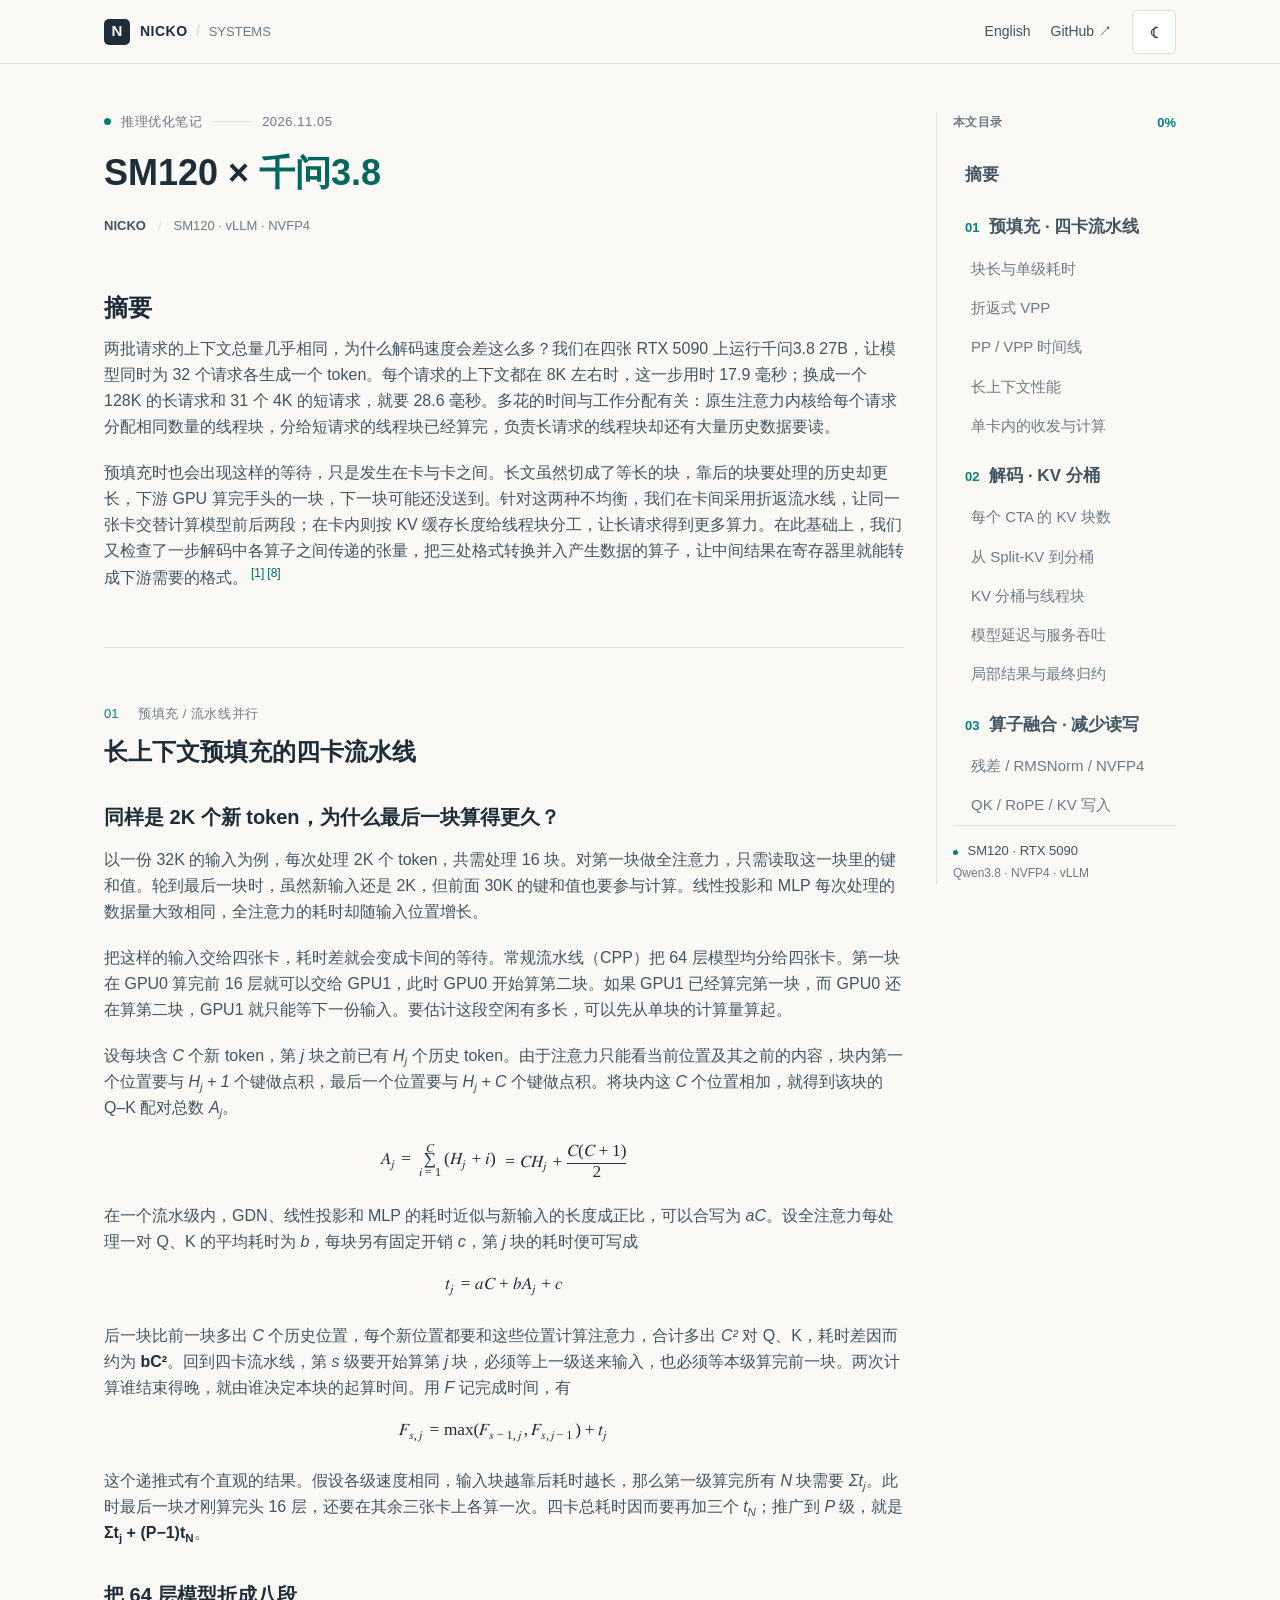
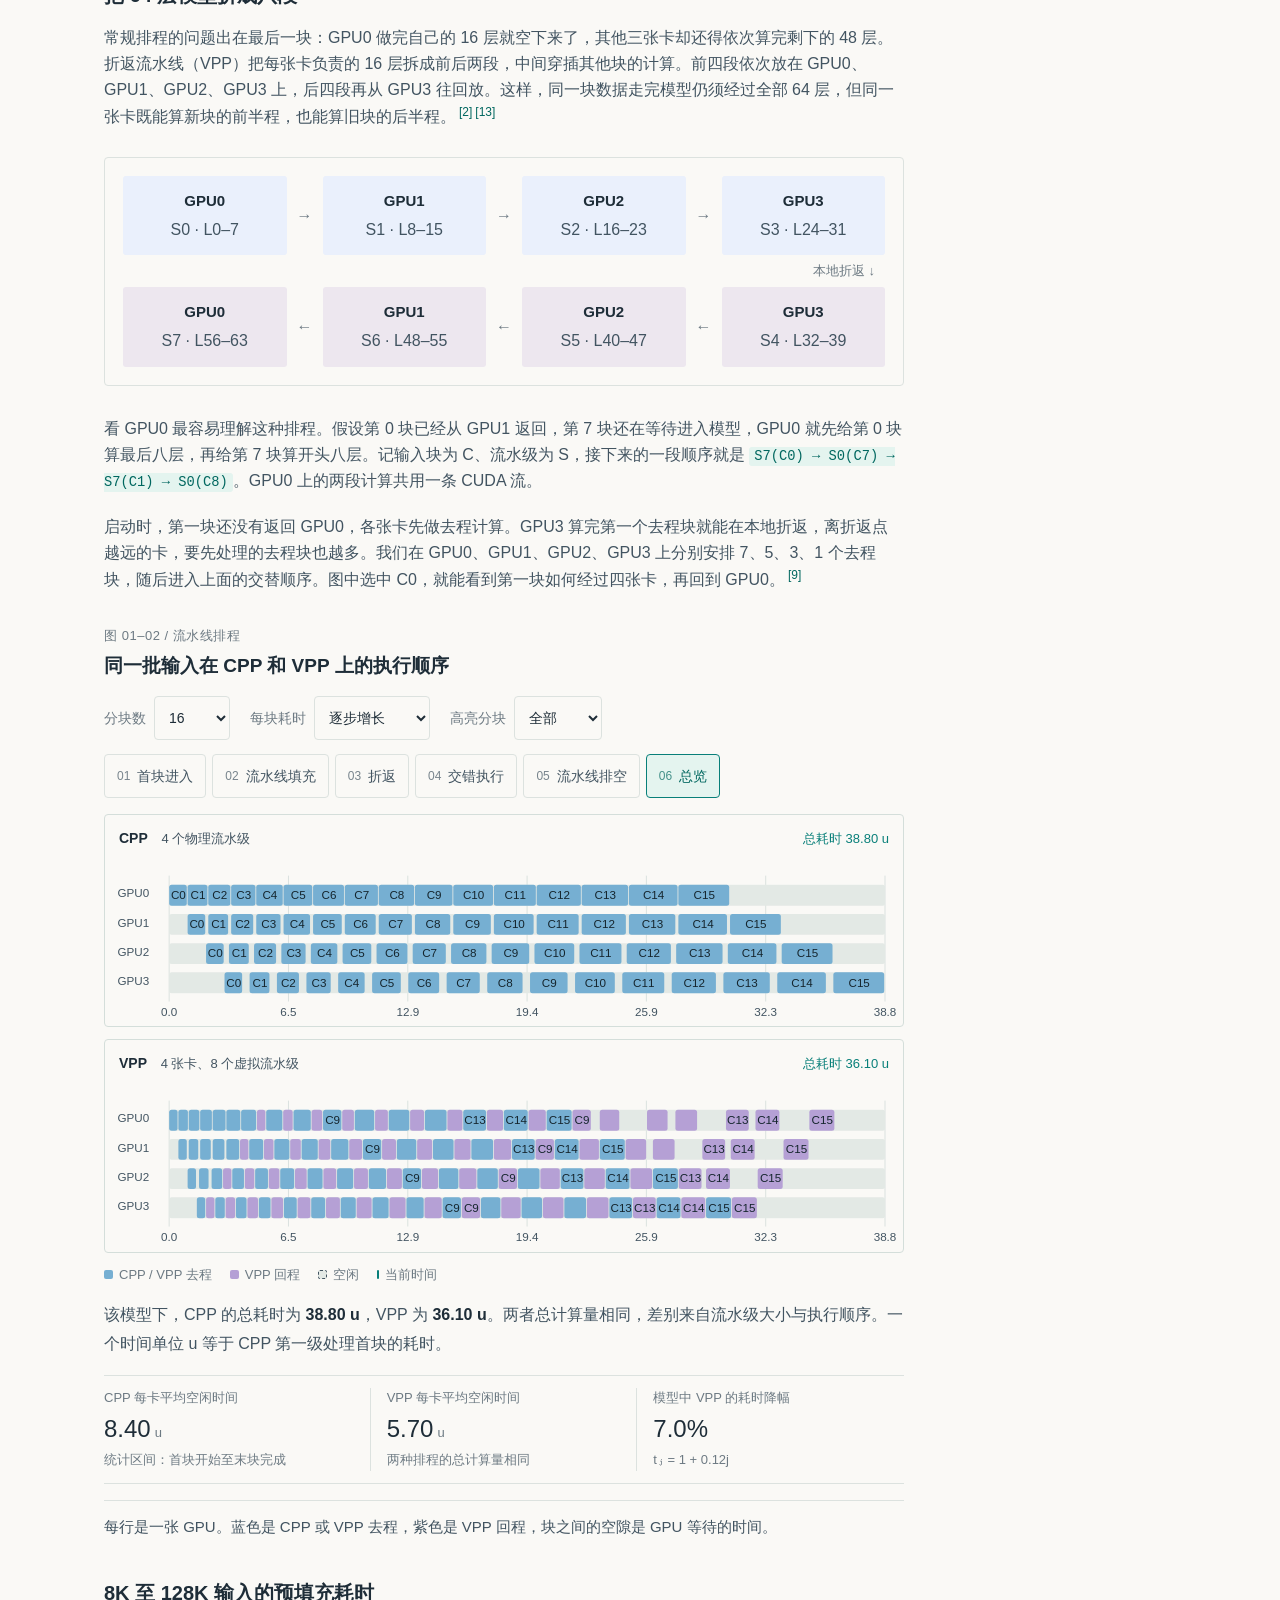
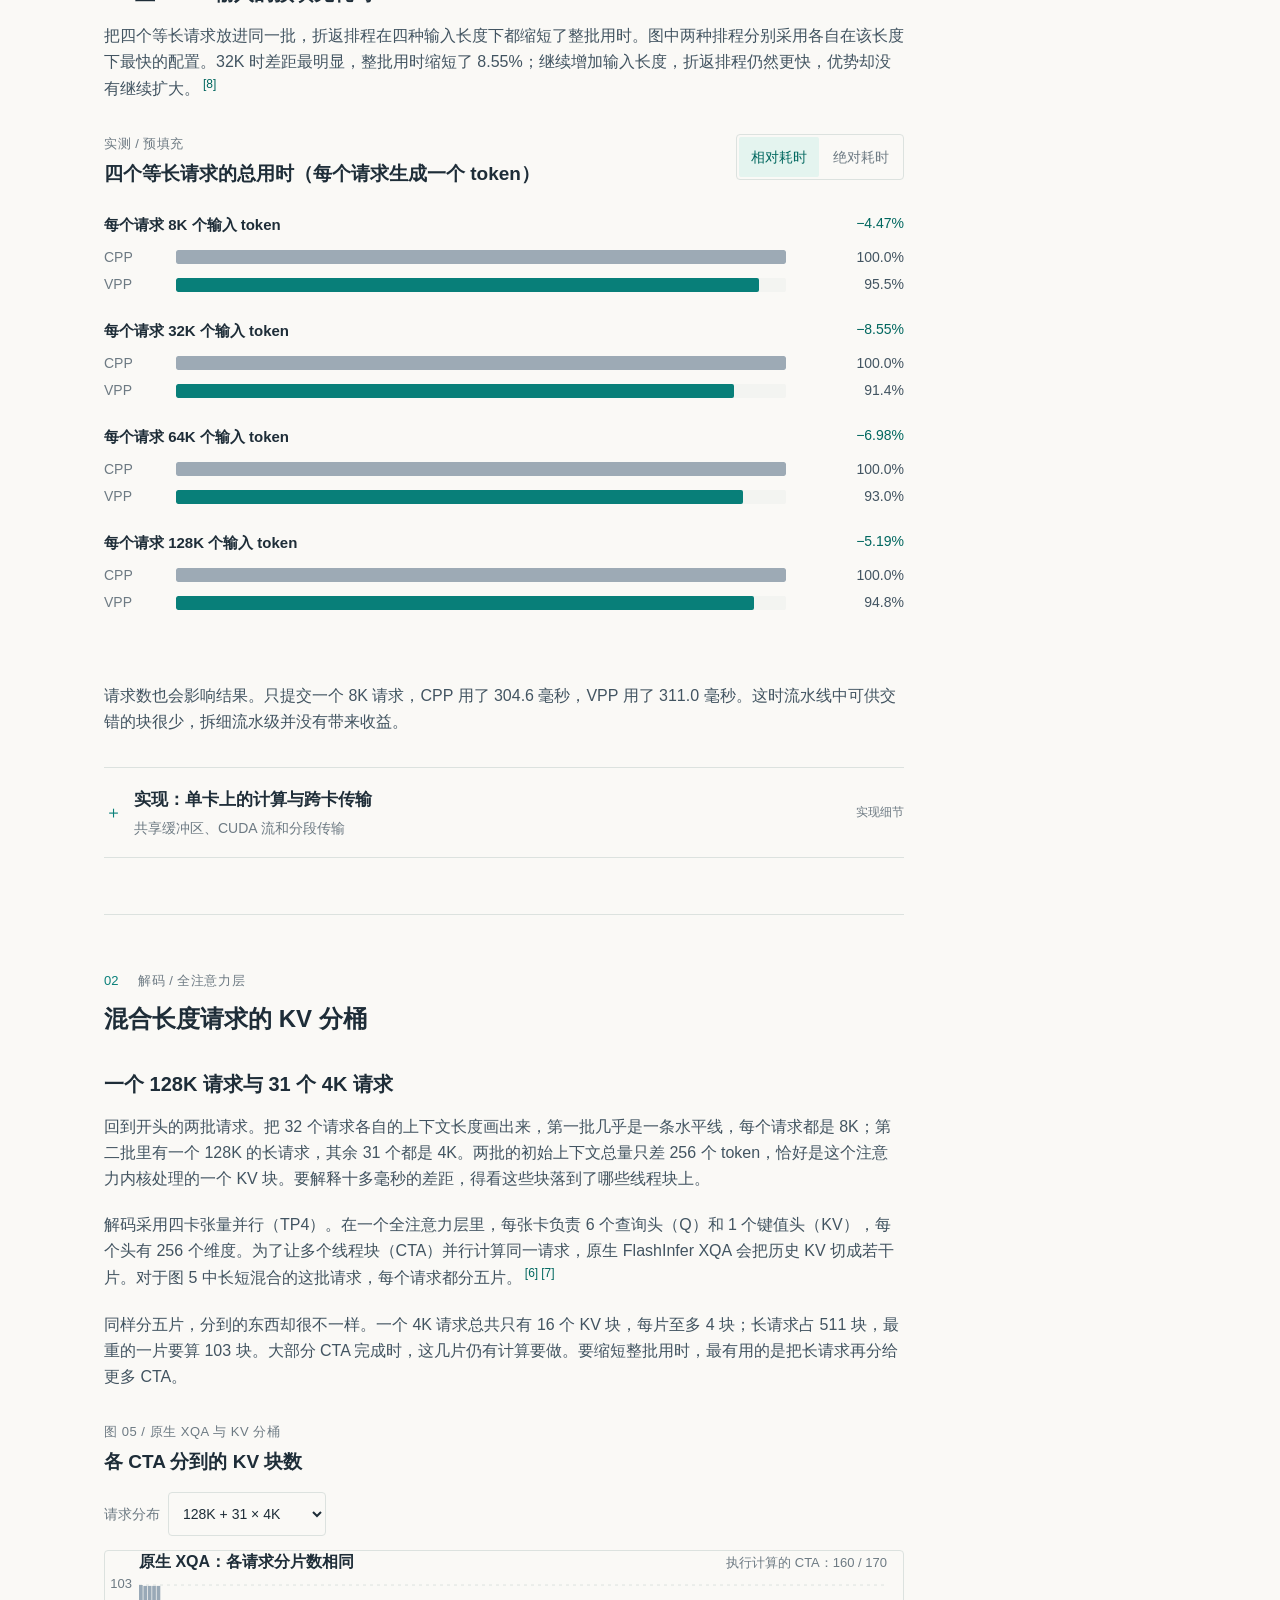
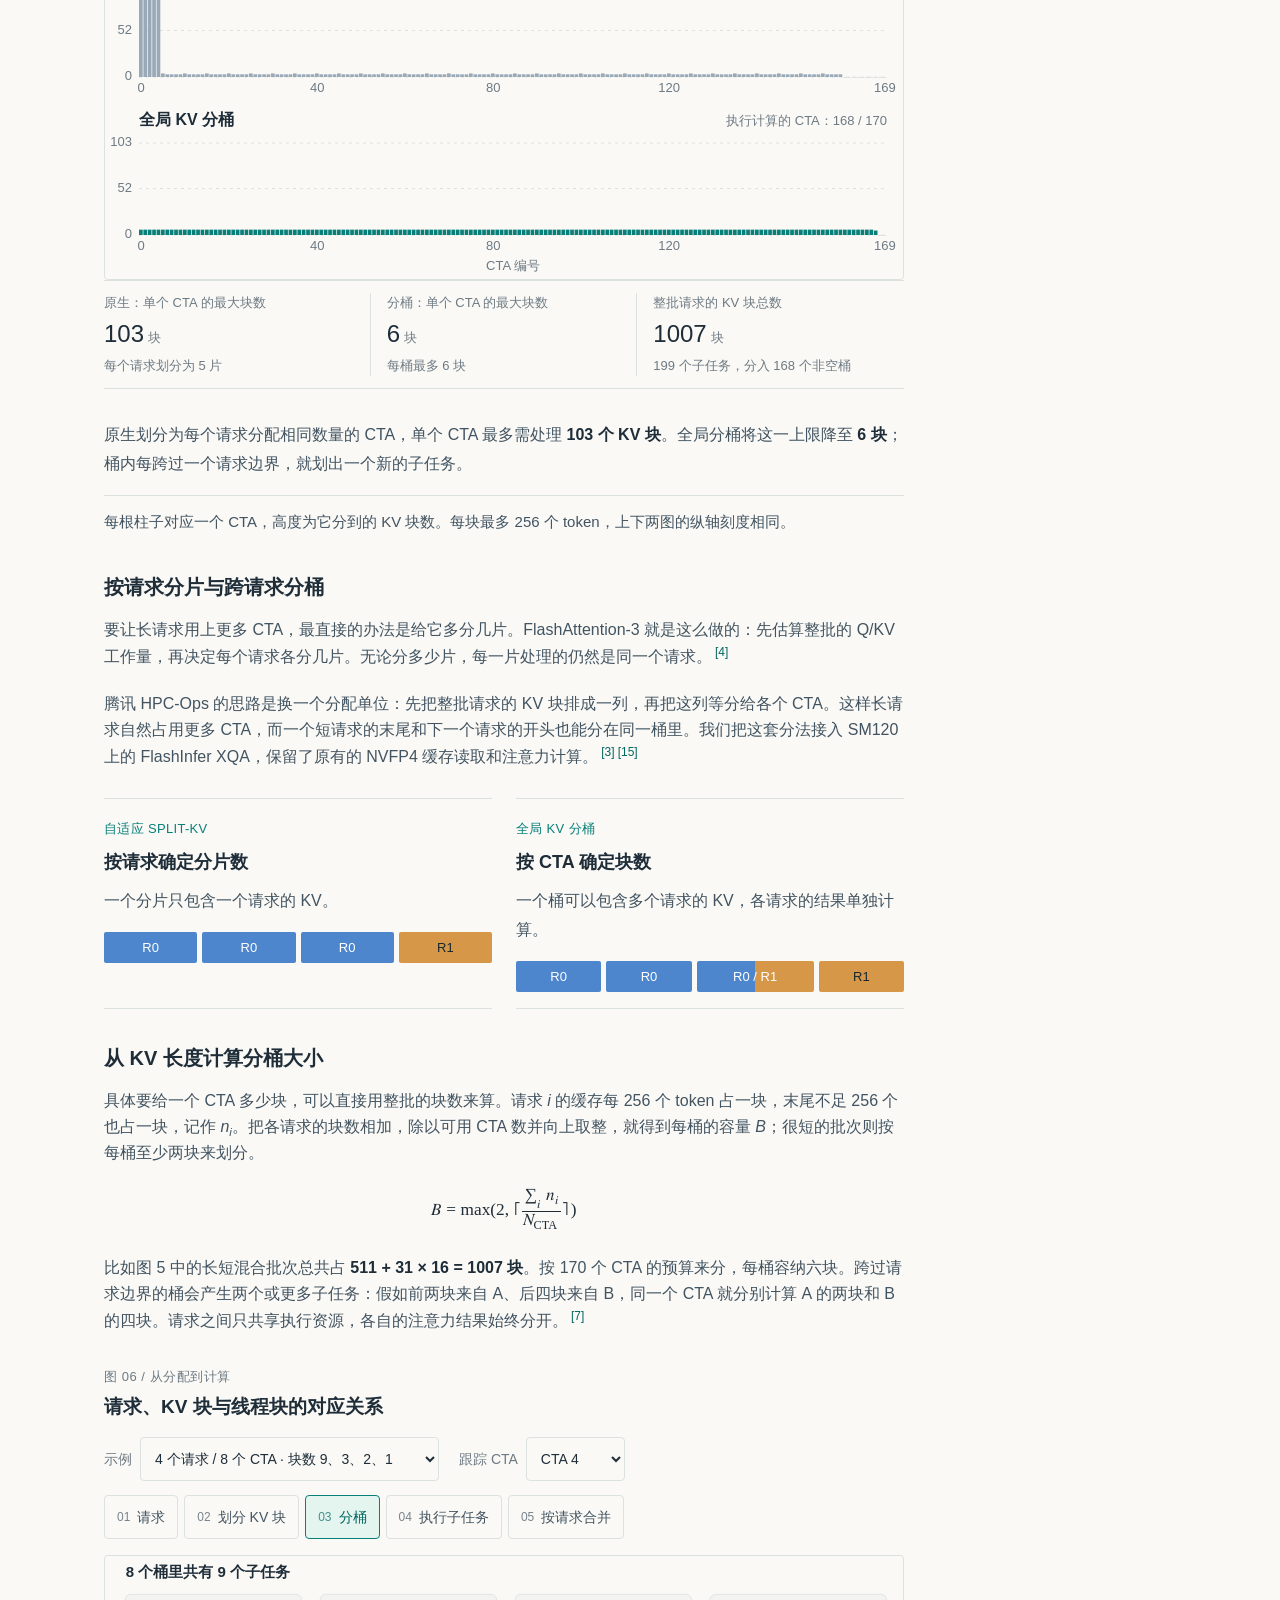
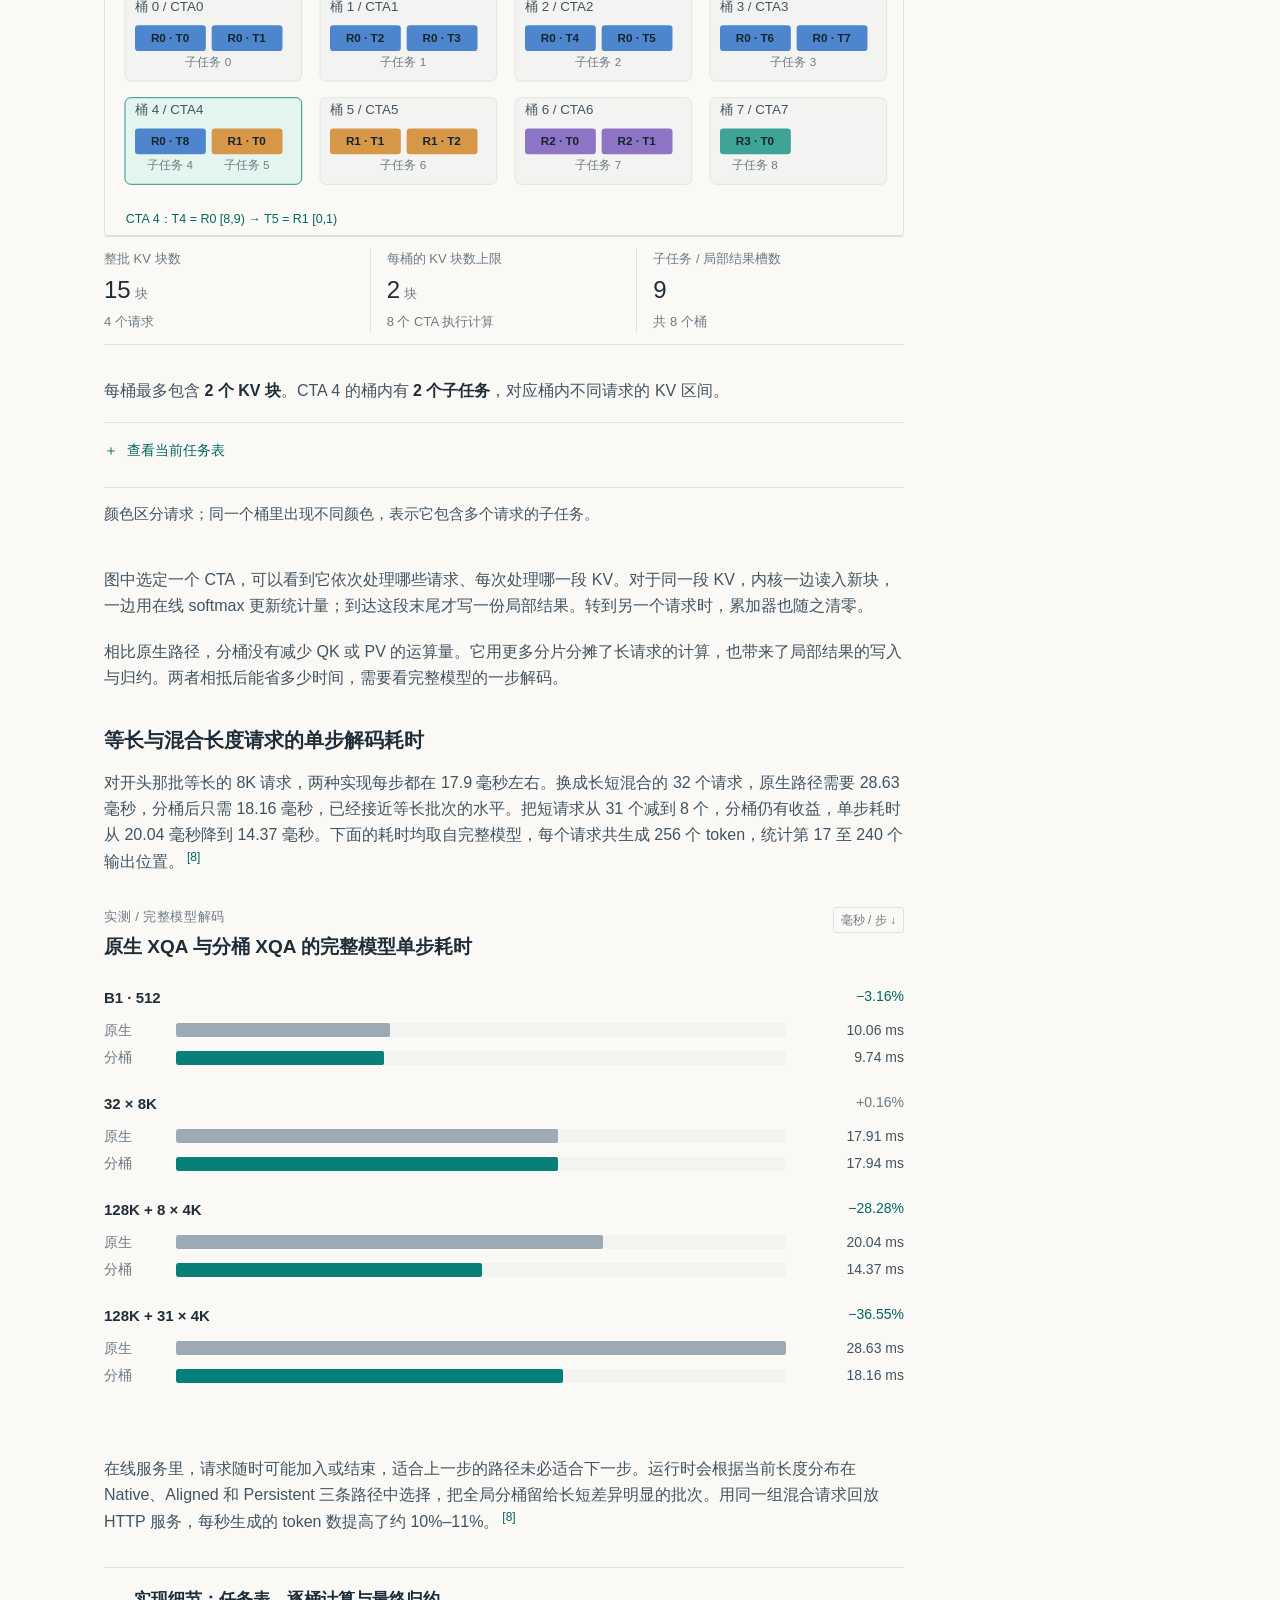
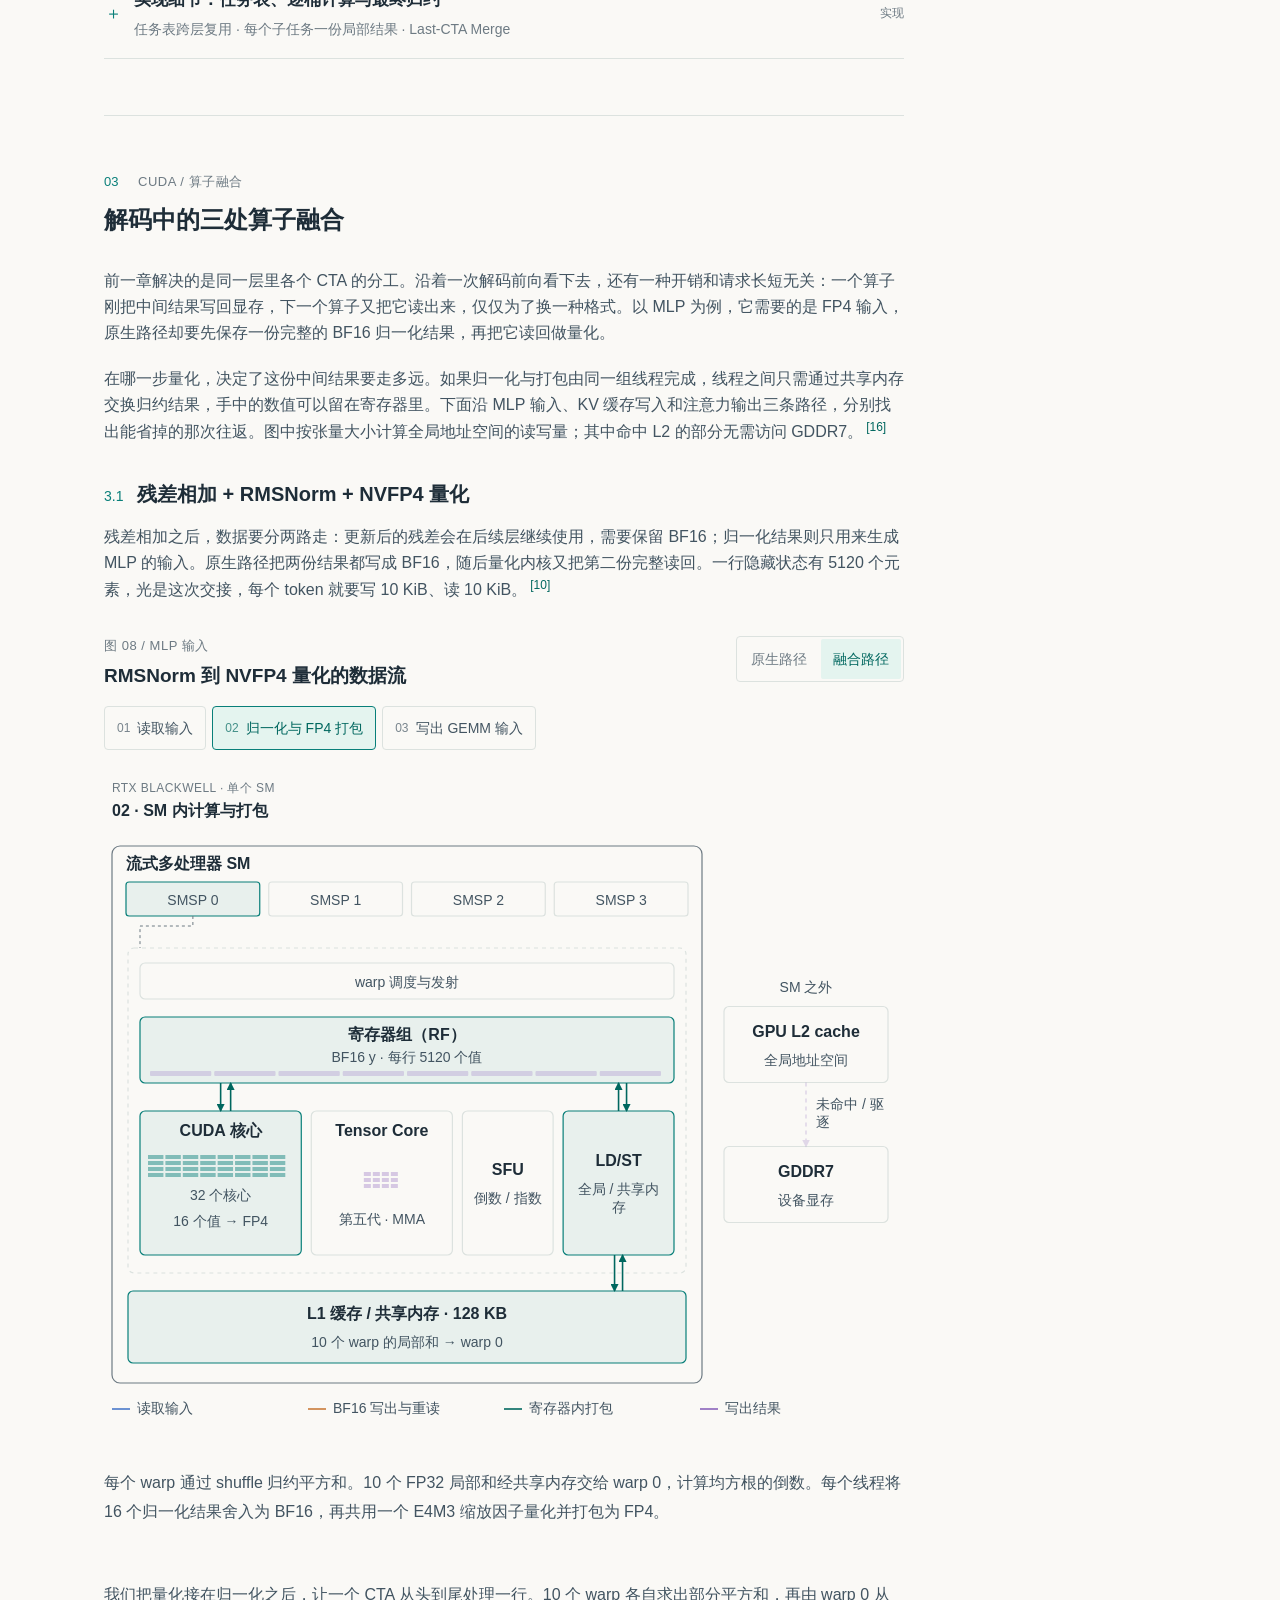
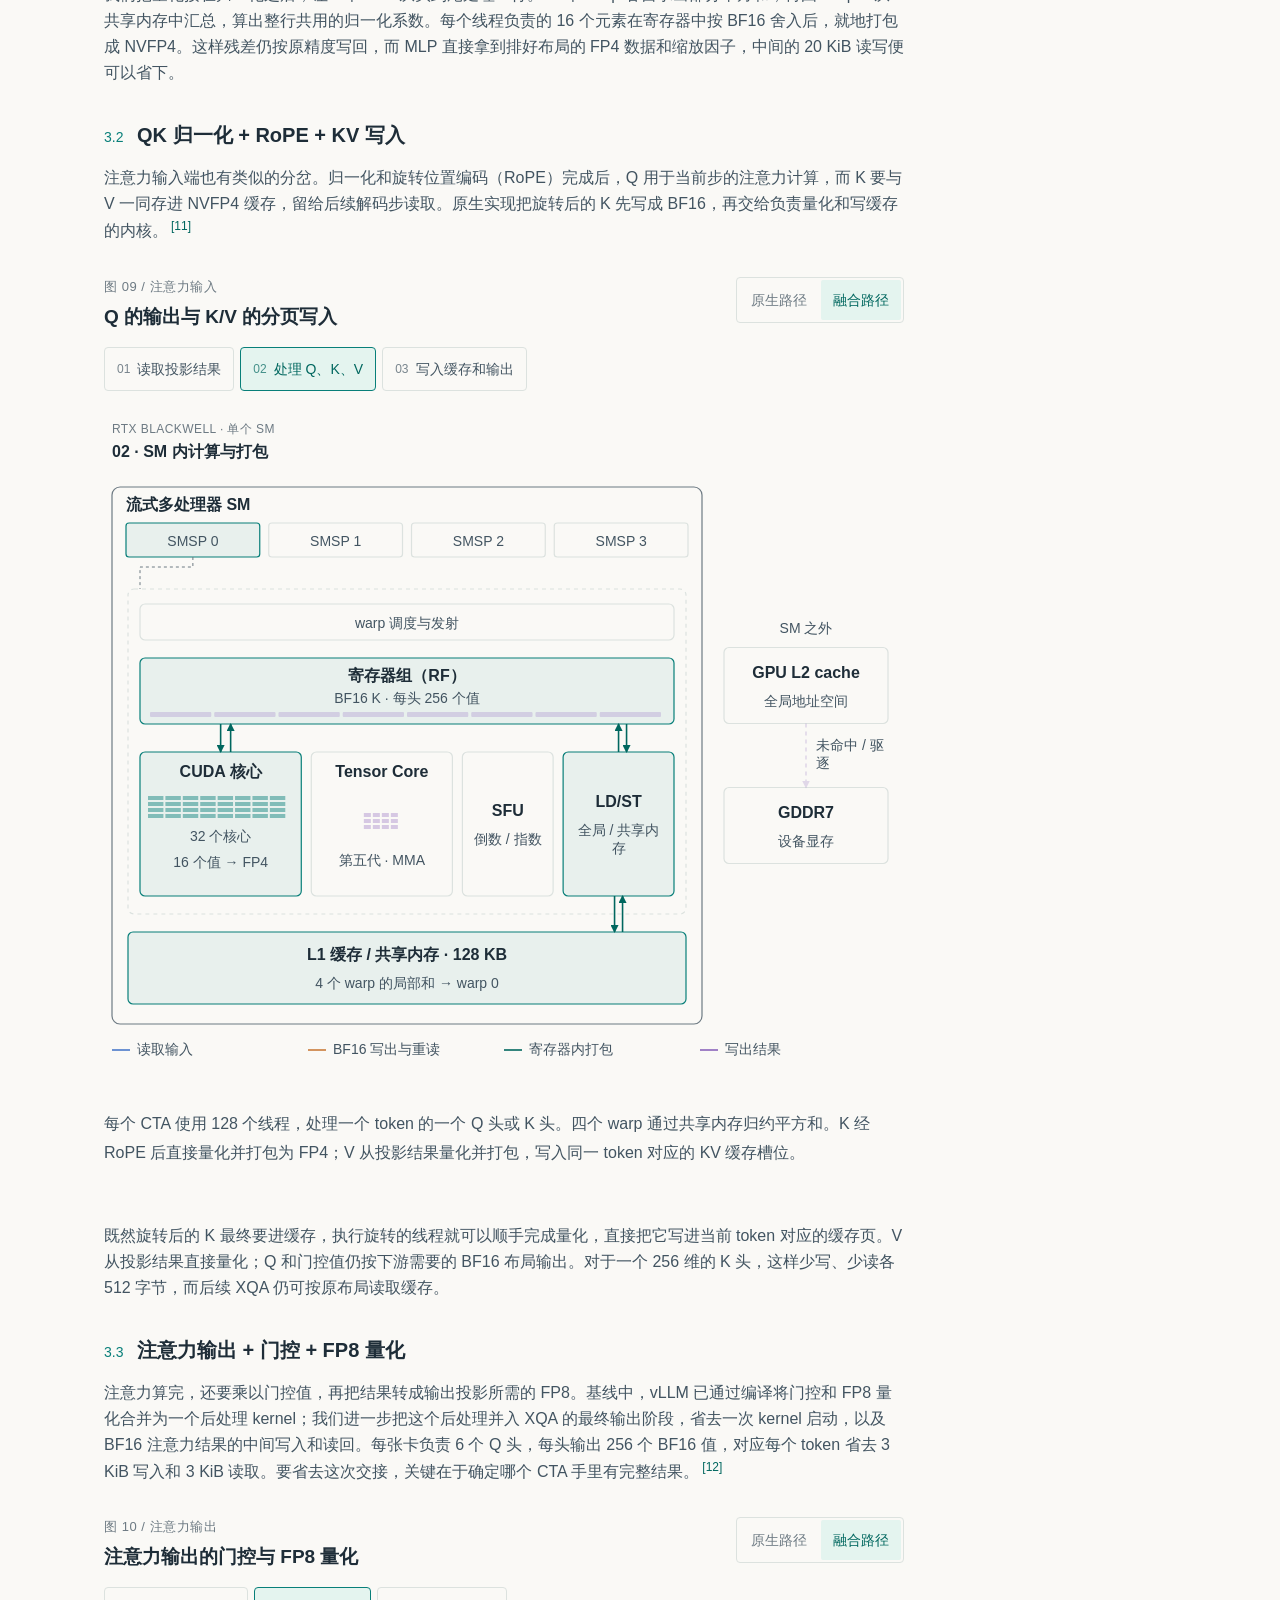
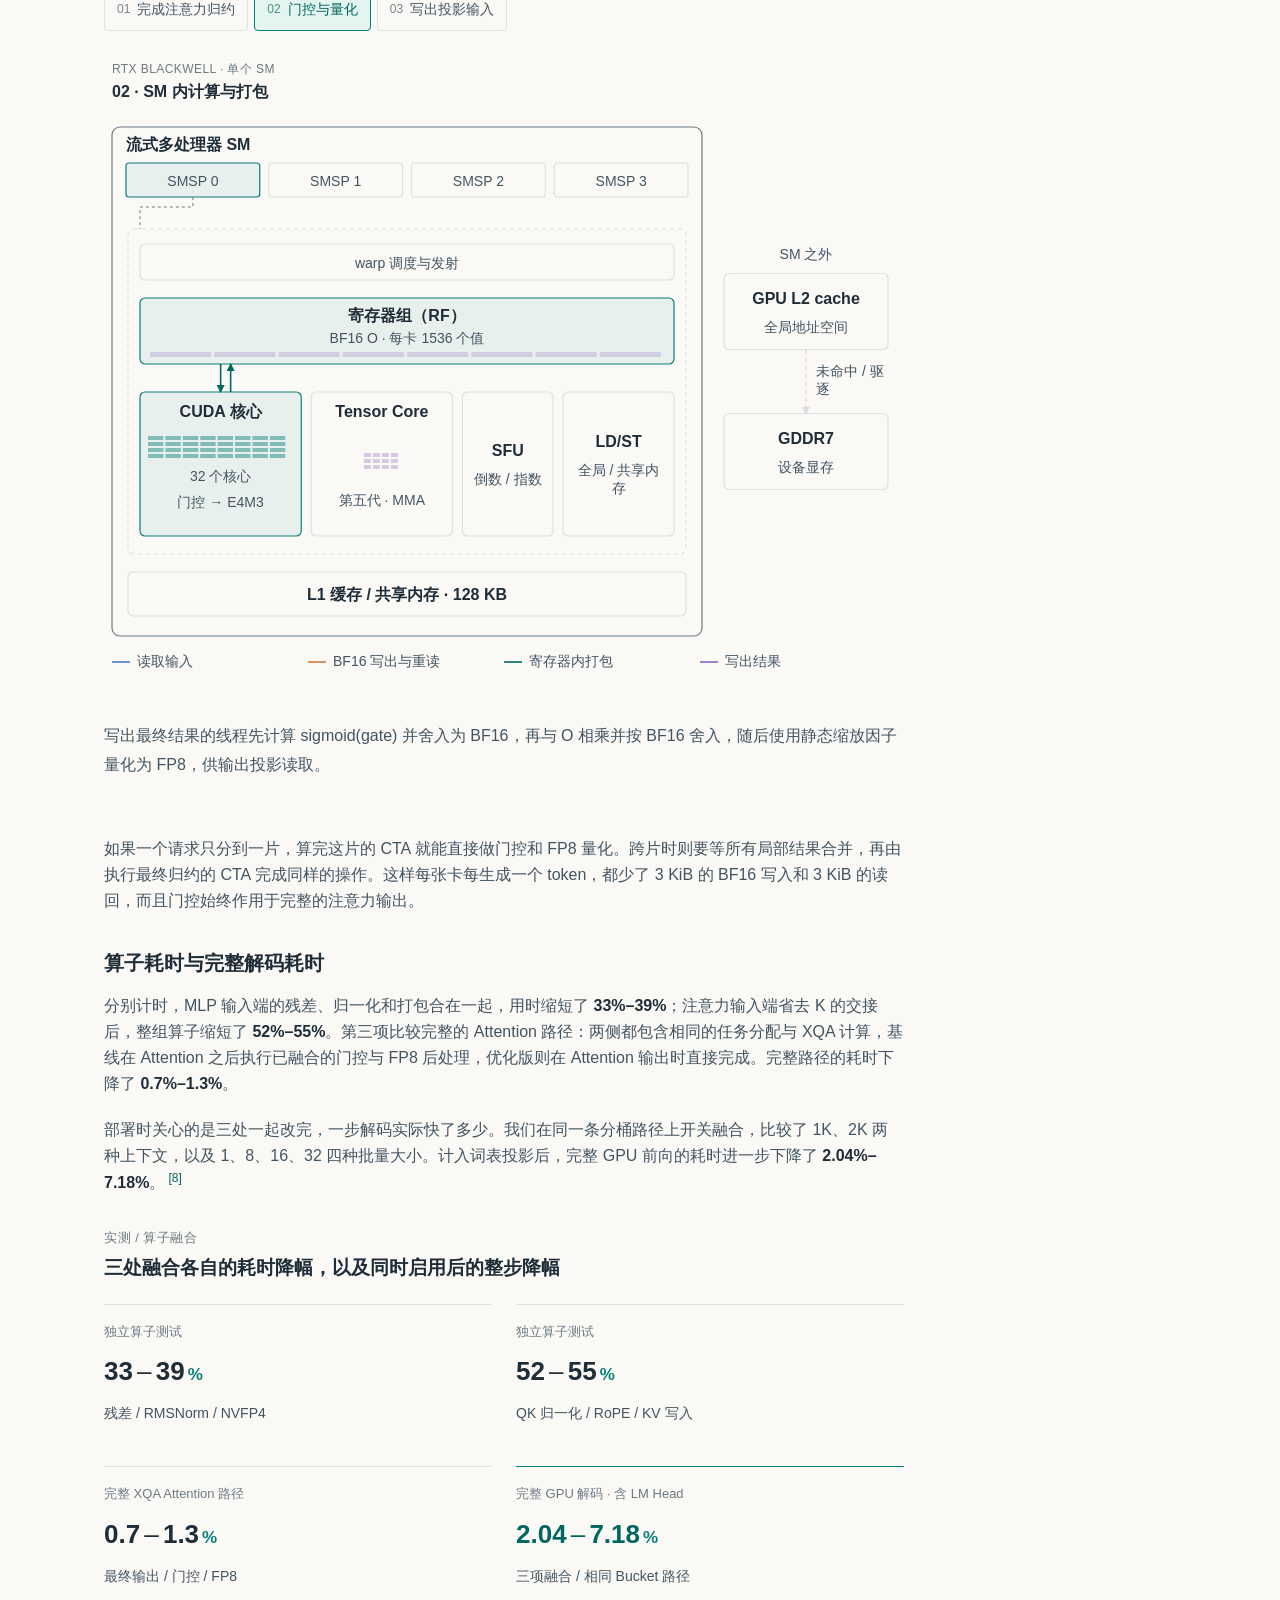
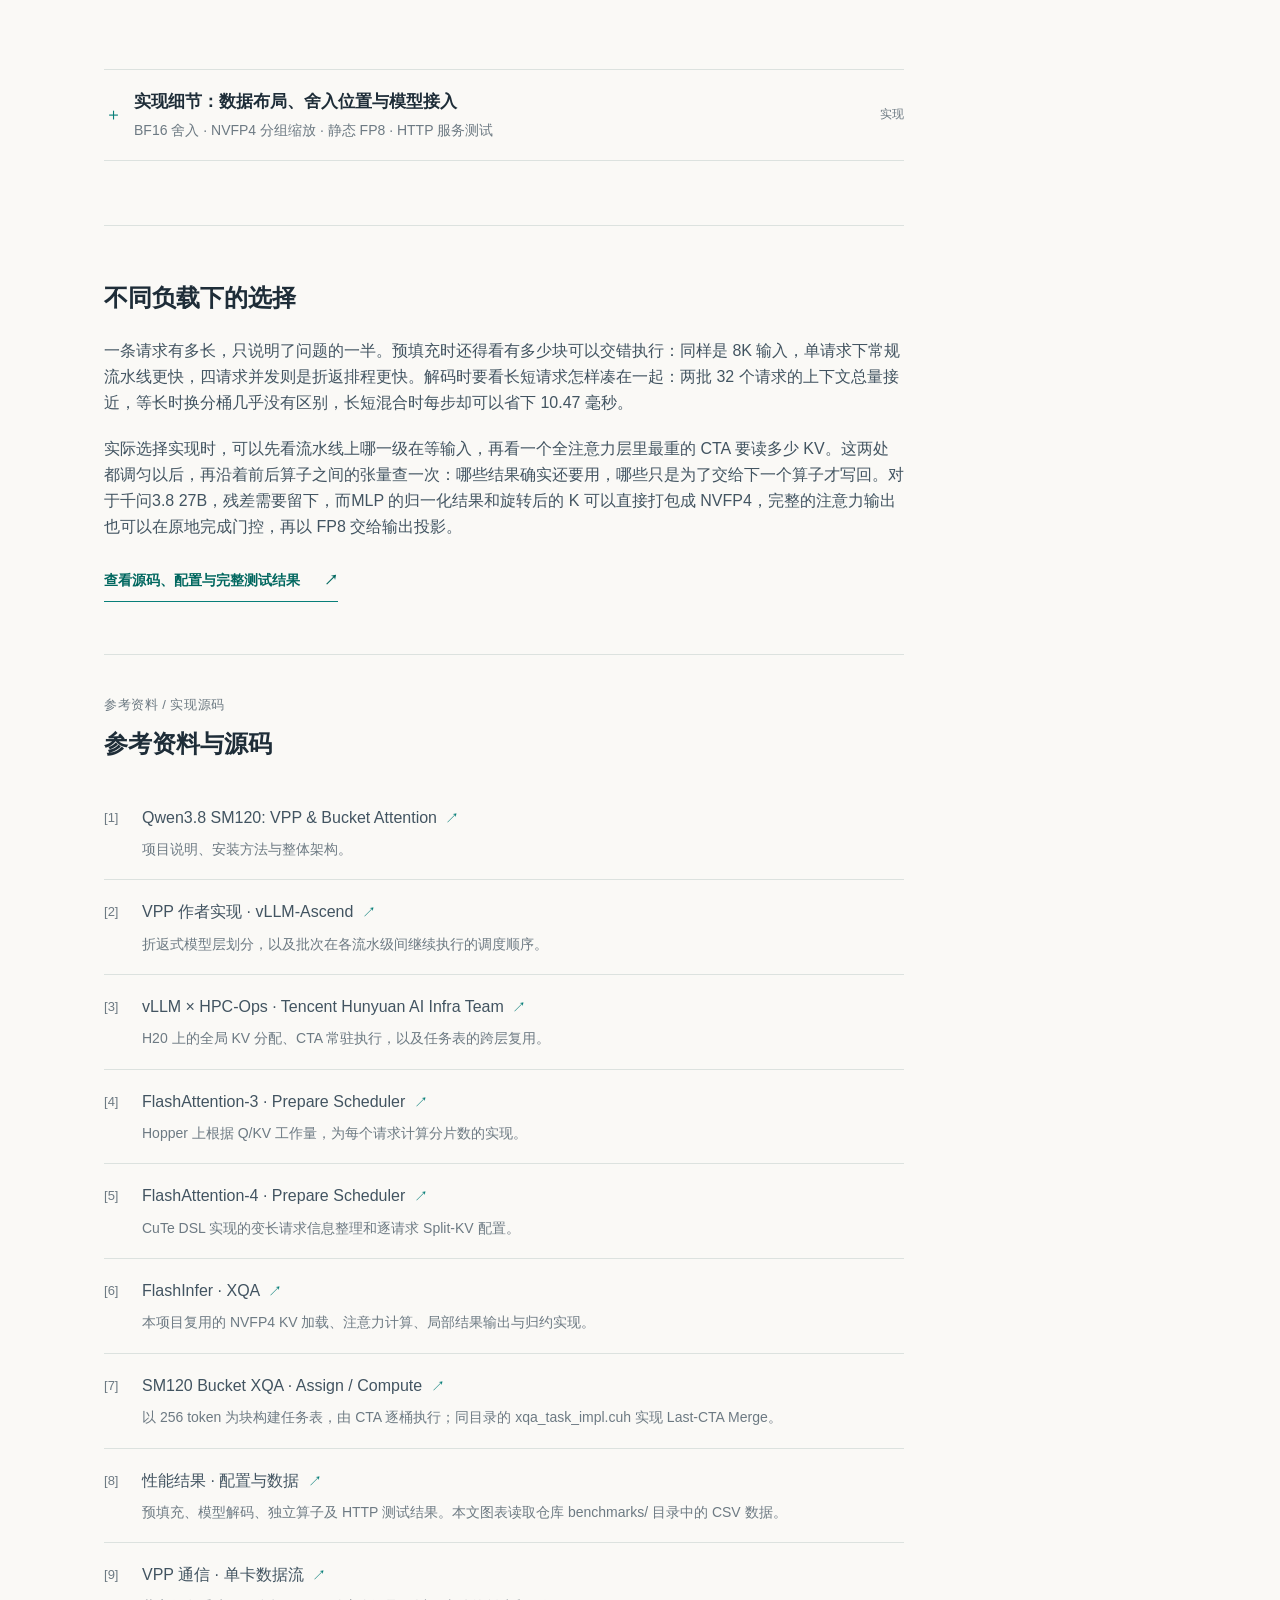
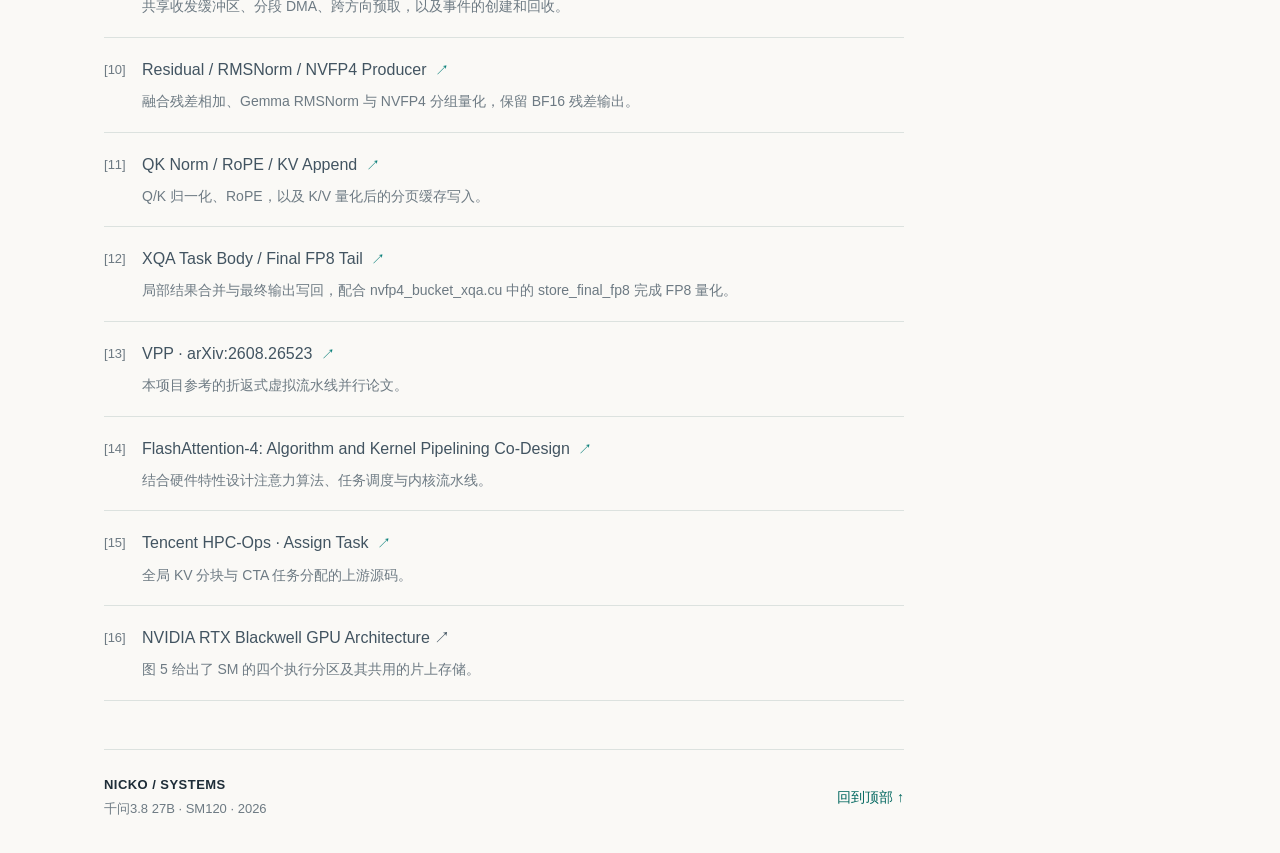
<file: docs/blog/zh-CN.html>
<!doctype html>
<html lang="zh-CN" data-theme="light">
<head>
<meta charset="utf-8"><meta name="viewport" content="width=device-width,initial-scale=1">
<meta name="color-scheme" content="light dark"><meta name="theme-color" content="#faf9f6">
<title>SM120 × 千问3.8</title><meta name="description" content="四张 RTX 5090 上的千问3.8 27B 推理实测：折返流水线缩短长输入的预填充时间，KV 分桶均衡混合长度请求的解码负载，三个 CUDA 融合算子减少中间张量读写。">
<link rel="alternate" hreflang="en" href="index.html">
<link rel="alternate" hreflang="zh-CN" href="zh-CN.html">
<script>
(() => {
  let saved;
  try { saved = localStorage.getItem('qwen-theme'); } catch {}
  const systemDark = matchMedia('(prefers-color-scheme: dark)').matches;
  document.documentElement.dataset.theme = saved === 'light' || saved === 'dark' ? saved : (systemDark ? 'dark' : 'light');
})();
</script>
<style>/* Design tokens and the shared 800px reading track. */
:root {
  --bg: #faf9f6;
  --panel: #fff;
  --panel-2: #f3f4f1;
  --ink: #1e2d38;
  --ink-2: #425461;
  --muted: #6d7a83;
  --border: #dce2df;
  --accent: #087f79;
  --accent-strong: #00675f;
  --accent-soft: #e4f4ef;
  --blue: #4878c9;
  --blue-soft: #eaf0fc;
  --purple: #8962ba;
  --orange: #c97a39;
  --code-bg: #14202c;
  --trace-bg: #f3f4f1;
  --trace-grid: #d4deda;
  --trace-ink: #425461;
  --req0: #4e86ce;
  --req1: #d69749;
  --req2: #8d74c4;
  --req3: #3fa495;
  --sans: -apple-system, BlinkMacSystemFont, 'Segoe UI', 'PingFang SC', 'Hiragino Sans GB', 'Microsoft YaHei', 'Noto Sans SC', sans-serif;
  --mono: ui-monospace, 'Cascadia Code', 'SFMono-Regular', Consolas, 'Liberation Mono', 'Microsoft YaHei', 'Noto Sans SC', monospace;
  --math: 'Cambria Math', 'STIX Two Math', Georgia, 'Times New Roman', serif;
  --reading-width: 50rem;
  --rail-width: 15rem;
  --column-gap: 2rem;
  --shell-width: calc(var(--reading-width) + var(--column-gap) + var(--rail-width));
  --header-height: 4rem;
  color-scheme: light;
  --trace-title: #1e2d38;
  --trace-lane: #e3e9e5;
  --trace-forward: #76afd2;
  --trace-return: #b5a0d5;
  --trace-cursor: #087f79;
  --trace-forward-alt: #8cb6cf;
  --trace-send: #e2b46d;
  --trace-receive: #8ec4b8;
  --trace-ring: #d6c58d;
  --trace-block-ink: #15252d;
}

:root[data-theme=dark] {
  --bg: #11181f;
  --panel: #17222b;
  --panel-2: #1c2a34;
  --ink: #e1e9ec;
  --ink-2: #b6c5ce;
  --muted: #879da9;
  --border: #30414a;
  --accent: #62cabc;
  --accent-strong: #83dfd1;
  --accent-soft: #1e3738;
  --blue: #85ade7;
  --blue-soft: #213449;
  --purple: #b699dd;
  --orange: #dfaa70;
  --code-bg: #0c141c;
  --trace-bg: #0d1722;
  --trace-grid: #233343;
  --trace-ink: #a3bacb;
  --req0: #6499df;
  --req1: #d8a262;
  --req2: #a48dd6;
  --req3: #65b7a7;
  color-scheme: dark;
  --trace-title: #e1e9ec;
  --trace-lane: #1d2c3d;
  --trace-forward: #2f657f;
  --trace-return: #655083;
  --trace-cursor: #8fe0c1;
  --trace-forward-alt: #3d697e;
  --trace-send: #805d35;
  --trace-receive: #386c60;
  --trace-ring: #6b623e;
  --trace-block-ink: #f1f6f8;
}

/* Global type, element defaults, and the single article shell. */
* {
  box-sizing: border-box;
}

html {
  scroll-behavior: smooth;
  scroll-padding-top: calc(var(--header-height) + 1.5rem);
}

body {
  margin: 0;
  background: var(--bg);
  color: var(--ink);
  font-family: var(--sans);
  font-size: 16px;
  line-height: 1.625;
}

.article-shell {
  display: grid;
  grid-template-columns: minmax(0, var(--reading-width)) var(--rail-width);
  align-items: start;
  column-gap: var(--column-gap);
  width: min(calc(100% - 3rem), var(--shell-width));
  margin-inline: auto;
  padding-top: calc(var(--header-height) + 3rem);
}

#article {
  min-width: 0;
  padding: 0;
  container: article / inline-size;
}

.prose, .wide {
  width: 100%;
  max-width: none;
  margin-inline: 0;
}

.prose p, .experiment-body p {
  font-size: 16px;
  line-height: 1.625;
  color: var(--ink-2);
}

button, select, input {
  font: inherit;
}

button, a, select {
  -webkit-tap-highlight-color: transparent;
}

a {
  color: var(--accent-strong);
  text-decoration: none;
}

a:hover {
  text-decoration: underline;
  text-underline-offset: 4px;
}

button {
  cursor: pointer;
}

button:disabled {
  cursor: default;
  opacity: .45;
}

button:focus-visible,
a:focus-visible,
select:focus-visible,
summary:focus-visible,
[tabindex]:focus-visible {
  outline: 2px solid var(--accent);
  outline-offset: 4px;
  border-radius: 5px;
}

h1, h2, h3, h4 {
  color: var(--ink);
  line-height: 1.35;
  margin: 0;
  font-weight: 600;
  text-wrap: pretty;
}

h2 {
  font-size: 24px;
}

h3 {
  font-size: 20px;
  margin: 2.25rem 0 1rem;
}

h4 {
  font-size: 18px;
  margin: 24px 0 10px;
}

p {
  margin: 0 0 1.25rem;
}

small {
  font-size: 13px;
}

strong {
  font-weight: 600;
}

code {
  font-family: var(--mono);
  font-size: .86em;
  padding: 2px 5px;
  border-radius: 3px;
  color: var(--accent-strong);
  background: var(--accent-soft);
  overflow-wrap: anywhere;
}

pre {
  white-space: pre;
  overflow-x: auto;
  tab-size: 4;
  margin: 0;
}

pre code {
  display: block;
  word-break: normal;
  padding: 18px 20px;
  background: none;
  color: #d5e4ed;
  font-size: 14px;
  line-height: 1.8;
}

.table-wrap, .svg-scroll, pre {
  overscroll-behavior-x: contain;
}

i:not(.key) {
  font-style: italic;
}

sub, sup {
  font-size: 72%;
  line-height: 0;
}

figure {
  margin: 2rem 0 2.5rem;
  min-width: 0;
}

figcaption {
  font-size: 15px;
  line-height: 1.8;
  color: var(--ink-2);
  padding-top: 12px;
  border-top: 1px solid var(--border);
}

.muted {
  color: var(--muted);
}

.dot {
  width: 7px;
  height: 7px;
  border-radius: 100%;
  display: inline-block;
  background: var(--accent);
  flex: none;
}

/* Persistent header and right-hand contents rail. */
.reading-progress {
  height: 2px;
  position: fixed;
  left: 0;
  right: 0;
  top: 0;
  z-index: 100;
  background: transparent;
}

.reading-progress span {
  height: 100%;
  width: 0;
  display: block;
  background: var(--accent);
}

.skip-link {
  position: fixed;
  top: -100px;
  left: 20px;
  z-index: 110;
  background: var(--panel);
  padding: 10px;
}

.skip-link:focus {
  top: 10px;
}

.site-header {
  height: var(--header-height);
  position: fixed;
  left: 0;
  top: 0;
  right: 0;
  z-index: 90;
  border-bottom: 1px solid var(--border);
  background: var(--bg);
  display: flex;
  align-items: center;
  justify-content: space-between;
  padding: 0 max(24px, calc((100% - var(--shell-width))/2));
}

.wordmark {
  display: flex;
  gap: 10px;
  align-items: center;
  font-size: 14px;
  letter-spacing: .035em;
  color: var(--ink);
  font-weight: 600;
}

.wordmark:hover {
  text-decoration: none;
}

.brand-mark {
  display: grid;
  place-items: center;
  width: 26px;
  height: 26px;
  background: var(--ink);
  color: var(--bg);
  border-radius: 5px;
  font-size: 15px;
  letter-spacing: 0;
}

.wordmark-divider {
  color: var(--border);
  padding: 0 4px;
}

.wordmark-sub {
  color: var(--muted);
  font-size: 13px;
  font-weight: 400;
  letter-spacing: 0;
}

.header-actions {
  display: flex;
  align-items: center;
  gap: 20px;
  min-width: 0;
}

.header-link {
  color: var(--ink-2);
  font-size: 14px;
  font-weight: 500;
}

#language-switch {
  white-space: nowrap;
  padding-block: 6px;
}

.icon-button {
  border: 1px solid var(--border);
  border-radius: 5px;
  width: 44px;
  height: 44px;
  background: var(--panel);
  color: var(--ink);
  display: grid;
  place-items: center;
  padding: 0;
  line-height: 1;
  font-size: 18px;
}

.mobile-menu {
  display: none;
}

.toc {
  position: sticky;
  top: calc(var(--header-height) + 2.5rem);
  display: flex;
  flex-direction: column;
  min-width: 0;
  max-height: calc(100dvh - var(--header-height) - 4rem);
  padding-inline-start: 1rem;
  border-inline-start: 1px solid var(--border);
  z-index: 50;
}

.toc-heading {
  display: flex;
  align-items: center;
  justify-content: space-between;
  color: var(--muted);
  font-size: 12px;
  font-weight: 600;
  letter-spacing: .04em;
  margin: 0 0 16px;
  padding: 0;
  gap: 8px;
}

.toc-heading span {
  font-family: var(--sans);
  font-size: 13px;
  letter-spacing: 0;
  color: var(--accent);
  font-variant-numeric: tabular-nums;
}

.toc nav {
  overflow: auto;
  scrollbar-width: thin;
  padding: 0 3px 16px 0;
}

.toc nav a {
  display: block;
  border-left: 2px solid transparent;
  font-size: 16px;
  color: var(--muted);
  line-height: 1.55;
  padding: 7px 0 7px 10px;
  margin-bottom: 2px;
  overflow-wrap: anywhere;
}

.toc nav a:hover {
  text-decoration: none;
  color: var(--ink);
}

.toc nav a.active {
  color: var(--accent-strong);
  border-left-color: var(--accent);
}

.toc nav .toc-main {
  font-weight: 600;
  color: var(--ink-2);
  margin: 6px 0;
  font-size: 17px;
}

.toc nav .toc-chapter {
  font-weight: 600;
  color: var(--ink-2);
  margin-top: 12px;
  font-size: 17px;
}

.toc-chapter span {
  font-size: 13px;
  font-family: var(--sans);
  color: var(--accent);
  margin-right: 5px;
  font-variant-numeric: tabular-nums;
}

.toc nav .toc-sub {
  padding-left: 16px;
  font-size: 15px;
}

.toc-bottom {
  margin-top: 12px;
  font-size: 13px;
  padding: 14px 0 0;
  border-top: 1px solid var(--border);
  color: var(--ink-2);
  line-height: 1.7;
}

.toc-bottom .dot {
  width: 5px;
  height: 5px;
  margin-right: 6px;
}

.toc-bottom .muted {
  font-size: 12px;
}

.toc-scrim {
  display: none;
}

/* Compact article opening and linked performance summaries. */
.hero {
  padding: 0 0 2rem;
}

.hero-grid {
  display: grid;
  gap: 1.75rem;
}

.hero-copy,
.repo-card > span,
.header-actions,
.chapter-heading > div,
.figure-header > div,
summary > span {
  min-width: 0;
}

.eyebrow {
  font-family: var(--sans);
  letter-spacing: .04em;
  font-weight: 500;
  font-size: 13px;
  display: flex;
  align-items: center;
  gap: 10px;
  color: var(--muted);
  margin-bottom: 18px;
  line-height: 1.5;
  flex-wrap: wrap;
}

.eyebrow-line {
  display: inline-block;
  width: 40px;
  height: 1px;
  background: var(--border);
}

.hero h1 {
  text-wrap: balance;
  font-size: 36px;
  letter-spacing: 0;
  line-height: 1.25;
  font-weight: 600;
}

.title-phrase {
  display: inline-block;
}

.hero-accent {
  white-space: nowrap;
  color: var(--accent-strong);
}

.hero-subtitle {
  font-size: 18px;
  line-height: 1.5;
  letter-spacing: 0;
  font-weight: 400;
  margin: 16px 0;
  color: var(--ink);
}


.hero-meta {
  display: flex;
  align-items: center;
  gap: 12px;
  font-size: 13px;
  letter-spacing: 0;
  color: var(--muted);
  margin: 20px 0;
  flex-wrap: wrap;
}

.hero-meta > span:first-child {
  font-weight: 600;
  color: var(--ink-2);
}

.meta-divider {
  color: var(--border);
}

.repo-card {
  display: flex;
  align-items: center;
  gap: 12px;
  margin: 20px 0 0;
  padding: 13px 0;
  border-block: 1px solid var(--border);
  color: var(--ink);
}

.repo-card:hover {
  color: var(--accent-strong);
  text-decoration: none;
}

.repo-card small {
  color: var(--muted);
  display: block;
  font-size: 13px;
  letter-spacing: 0;
  margin-bottom: 1px;
}

.repo-card strong {
  display: block;
  font-family: var(--mono);
  font-size: 14px;
  overflow-wrap: anywhere;
  font-weight: 500;
}

.repo-symbol, .repo-arrow {
  flex: none;
}

.repo-symbol {
  font-size: 23px;
  color: var(--accent);
  line-height: 1;
}

.repo-arrow {
  margin-left: auto;
  font-size: 18px;
  color: var(--muted);
}

.hero-results {
  display: grid;
  grid-template-columns: repeat(3, minmax(0, 1fr));
  border-bottom: 1px solid var(--border);
}

.hero-results a {
  display: grid;
  align-content: start;
  gap: 6px;
  padding: 0 18px 20px;
  color: var(--ink);
  text-decoration: none;
}

.hero-results a:first-child {
  padding-inline-start: 0;
}

.hero-results a:last-child {
  padding-inline-end: 0;
}

.hero-results a + a {
  border-inline-start: 1px solid var(--border);
}

.hero-results small {
  font: 500 13px/1.6 var(--sans);
  color: var(--accent-strong);
}

.hero-results strong {
  font-size: 26px;
  line-height: 1.2;
  font-variant-numeric: tabular-nums;
  letter-spacing: normal;
  white-space: nowrap;
  font-weight: 600;
}

.metric-range .dash {
  margin-inline: .16em;
  font-weight: 400;
}

.hero-results strong .unit {
  margin-inline-start: 2px;
  font-size: .63em;
  font-weight: 500;
}

.hero-results a > span {
  font-size: 14px;
  line-height: 1.65;
  color: var(--ink-2);
}

.hero-results a:hover strong, .hero-results a:focus-visible strong {
  color: var(--accent-strong);
}

.prose strong {
  color: var(--ink);
}

.intro {
  padding-top: .25rem;
}

.intro > h2 {
  margin-bottom: .75rem;
}

.ref {
  font-size: 12px;
  vertical-align: super;
  font-family: var(--sans);
  white-space: nowrap;
  margin-left: 3px;
}

.chapter-map {
  display: grid;
  grid-template-columns: repeat(3, minmax(0, 1fr));
  gap: 24px;
  margin: 28px 0;
}

.chapter-map a {
  display: flex;
  flex-direction: column;
  min-width: 0;
  padding: 14px 0;
  border-block: 1px solid var(--border);
  color: var(--ink);
}

.chapter-map a:hover {
  border-color: var(--accent);
  text-decoration: none;
}

.map-num {
  font-family: var(--sans);
  font-size: 13px;
  color: var(--muted);
  font-variant-numeric: tabular-nums;
}

.map-glyph {
  font-family: var(--mono);
  font-size: 15px;
  color: var(--accent);
  margin: 10px 0;
  white-space: normal;
}

.chapter-map strong {
  font-size: 16px;
  line-height: 1.5;
}

.chapter-map a > span:last-child {
  font-size: 14px;
  color: var(--muted);
  margin-top: 3px;
  line-height: 1.6;
}

/* Section headings remain on the same edge as the body text. */
.chapter {
  margin-top: 3.5rem;
  padding-top: 3.5rem;
  border-top: 1px solid var(--border);
}

.chapter-heading {
  position: relative;
  margin-bottom: 2rem;
}

.chapter-number {
  position: absolute;
  top: 0;
  left: 0;
  color: var(--accent);
  font-family: var(--sans);
  font-size: 13px;
  font-weight: 500;
  line-height: 1.5;
  font-variant-numeric: tabular-nums;
}

.chapter-heading .eyebrow {
  margin-bottom: 12px;
  padding-inline-start: 34px;
  font-size: 13px;
  letter-spacing: .04em;
}

.chapter-heading h2 {
  font-size: 24px;
}

/* Equations and the folded pipeline topology. */
.equation {
  display: flex;
  flex-wrap: wrap;
  align-items: center;
  justify-content: center;
  gap: .45em .3em;
  margin: 1.2em 0 1.5em;
  padding: .15em 0;
  color: var(--ink);
}

.equation math {
  font-family: var(--math);
  font-size: 1.08rem;
}

.topology {
  border: 1px solid var(--border);
  border-radius: 4px;
  background: transparent;
  padding: 18px;
  margin: 26px 0 30px;
  overflow-x: auto;
  overscroll-behavior-x: contain;
  scrollbar-width: thin;
}

.topology-row {
  display: flex;
  gap: 10px;
  align-items: center;
  justify-content: space-between;
  min-width: 620px;
}

.topology-row > span {
  display: flex;
  flex-direction: column;
  flex: 1;
  background: var(--blue-soft);
  color: var(--ink-2);
  padding: 12px 6px;
  border-radius: 3px;
  text-align: center;
  font-family: var(--sans);
  font-size: 16px;
  white-space: nowrap;
  line-height: 1.7;
}

.topology-row b {
  font-size: 15px;
  opacity: 1;
  margin-bottom: 3px;
  font-weight: 600;
  color: var(--ink);
}

.topology-row i {
  font-style: normal;
  color: var(--muted);
}

.topology-row.returning > span {
  background: color-mix(in srgb, var(--purple) 12%, transparent);
  color: var(--ink-2);
}

.fold-arrow {
  text-align: right;
  font-size: 13px;
  line-height: 1.5;
  color: var(--muted);
  padding: 6px 10px;
  min-width: 620px;
}

@container article (max-width: 42rem) {
  .topology {
    display: grid;
    grid-template-columns: repeat(2, minmax(0, 1fr));
    gap: 6px 14px;
    padding: 14px 12px;
  }

  .topology-row {
    grid-row: 1;
    min-width: 0;
    flex-direction: column;
    gap: 4px;
  }

  .topology-row.returning {
    grid-column: 2;
  }

  .topology-row > span {
    width: 100%;
    padding: 8px 4px;
    white-space: normal;
    overflow-wrap: anywhere;
  }

  .topology-row i {
    line-height: 1;
    transform: rotate(90deg);
  }

  .fold-arrow {
    grid-area: 2 / 1 / 3 / -1;
    min-width: 0;
    text-align: center;
  }

  .fold-arrow span {
    display: inline-block;
    transform: rotate(-90deg);
  }
}

/* Article figures: flush headings/captions around bounded canvases. */
.interactive, .data-figure {
  container: figure / inline-size;
  background: transparent;
}

.figure-header {
  display: flex;
  justify-content: space-between;
  align-items: flex-start;
  flex-wrap: wrap;
  gap: 16px;
  margin-bottom: 16px;
}

.figure-header > div:not(.segmented) {
  flex: 1 1 22rem;
  overflow-wrap: anywhere;
}

.figure-kicker {
  font-family: var(--sans);
  font-size: 13px;
  letter-spacing: .04em;
  color: var(--muted);
  line-height: 1.5;
  margin-bottom: 6px;
}

.figure-header h4 {
  font-size: 19px;
  line-height: 1.5;
  margin: 0;
  letter-spacing: 0;
}

.figure-tag {
  font-family: var(--sans);
  font-size: 12px;
  padding: 3px 7px;
  line-height: 1.5;
  border: 1px solid var(--border);
  border-radius: 3px;
  color: var(--muted);
  white-space: normal;
  flex-shrink: 1;
  max-width: 100%;
  overflow-wrap: anywhere;
}

.figure-controls {
  padding: 0 0 14px;
  display: flex;
  gap: 12px 20px;
  align-items: center;
  flex-wrap: wrap;
}

.figure-controls label {
  font-size: 14px;
  color: var(--muted);
  display: flex;
  align-items: center;
  gap: 8px;
  flex-wrap: wrap;
  min-width: 0;
  max-width: 100%;
}

.figure-controls select {
  background: transparent;
  border: 1px solid var(--border);
  border-radius: 4px;
  color: var(--ink);
  padding: 7px 28px 7px 10px;
  min-width: 0;
  max-width: 100%;
  font-size: 14px;
  line-height: 1.5;
  min-height: 44px;
}

.control-hint {
  font-family: var(--sans);
  font-size: 13px;
  color: var(--muted);
}

.stepper {
  display: flex;
  gap: 6px;
  align-items: center;
  flex-wrap: wrap;
  padding-bottom: 16px;
}

.stepper button {
  display: flex;
  align-items: center;
  gap: 7px;
  border: 1px solid var(--border);
  padding: 8px 12px;
  background: transparent;
  border-radius: 4px;
  font-size: 14px;
  line-height: 1.5;
  color: var(--ink-2);
  transition: background .18s, border-color .18s, color .18s;
  min-height: 44px;
  min-width: 0;
  max-width: 100%;
  text-align: start;
  white-space: normal;
  overflow-wrap: anywhere;
}

.stepper button:hover {
  border-color: var(--accent);
  color: var(--accent-strong);
}

.stepper button[aria-pressed=true] {
  background: var(--accent-soft);
  border-color: var(--accent);
  color: var(--accent-strong);
}

.stepper .step-num {
  font-family: var(--sans);
  font-size: 12px;
  opacity: .7;
  font-variant-numeric: tabular-nums;
  flex: none;
}

/* A rank-local snapshot shares one time marker across three independent streams. */
#vpp-topology [hidden] { display: none; }

.rank-snapshot {
  margin-block: 8px 18px;
  font-size: 14px;
  line-height: 1.6;
  color: var(--ink-2);
}

.rank-time-label, .rank-lane {
  display: grid;
  grid-template-columns: 8rem minmax(0, 1fr);
  gap: 16px;
}

.rank-time-label {
  align-items: end;
  margin-bottom: 8px;
  font-size: 13px;
  color: var(--muted);
}

.rank-time-label > span:last-child {
  justify-self: center;
  color: var(--accent-strong);
}

.rank-lanes {
  display: grid;
  gap: 12px;
}

.rank-lane-label {
  display: flex;
  flex-direction: column;
  align-self: center;
  min-width: 0;
  overflow-wrap: anywhere;
}

.rank-lane-label strong {
  color: var(--ink);
}

.rank-lane-label > span {
  color: var(--muted);
  margin-top: 3px;
}

.rank-track {
  position: relative;
  display: flex;
  align-items: center;
  min-width: 0;
  padding-block: 10px;
  border-block: 1px solid var(--border);
  background: linear-gradient(var(--accent), var(--accent)) center / 1px 100% no-repeat;
}

.rank-work {
  position: relative;
  width: 90%;
  min-width: 0;
  margin-inline-start: 5%;
  padding: 10px 12px;
  border: 1px solid var(--border);
  border-radius: 4px;
  color: var(--trace-block-ink);
  overflow-wrap: anywhere;
}

.rank-work > strong {
  display: block;
  text-align: center;
  margin-bottom: 7px;
}

.rank-lane[data-stream=compute] .rank-work {
  width: 86%;
  margin-inline-start: 10%;
}

.rank-lane[data-stream=d2h] .rank-work {
  width: 84%;
  margin-inline-start: 2%;
}

.rank-receive { background: color-mix(in srgb, var(--trace-receive) 34%, var(--bg)); }
.rank-compute { background: color-mix(in srgb, var(--trace-forward) 34%, var(--bg)); }
.rank-send { background: color-mix(in srgb, var(--trace-send) 34%, var(--bg)); }

.rank-transfer {
  display: grid;
  grid-template-columns: minmax(0, 1fr) auto minmax(0, 1fr);
  align-items: center;
  gap: 6px;
  text-align: center;
}

.rank-stage-transfer {
  grid-template-columns: minmax(0, 1fr) auto auto auto minmax(0, 1fr);
}

.rank-transfer b {
  font-size: 20px;
  font-weight: 500;
}

.rank-pools {
  display: grid;
  grid-template-columns: repeat(2, minmax(0, 1fr));
  gap: 20px;
  margin-block: 24px 18px;
}

.rank-pool {
  min-width: 0;
}

.rank-pool h5 {
  margin: 0 0 10px;
  font: 600 15px/1.6 var(--sans);
  color: var(--ink);
}

.rank-pool h5 > span {
  display: block;
  font-size: 13px;
  font-weight: 400;
  color: var(--muted);
}

.rank-slots {
  display: grid;
  gap: 8px;
  list-style: none;
  padding: 0;
  margin: 0;
}

.rank-receive-slots { grid-template-columns: repeat(3, minmax(0, 1fr)); }
.rank-source-slots { grid-template-columns: repeat(2, minmax(0, 1fr)); }

.rank-slot {
  min-width: 0;
  border: 1px solid var(--border);
  border-radius: 4px;
  padding: 9px 7px;
  overflow-wrap: anywhere;
  text-align: center;
}

.rank-slot:is(.rank-receive, .rank-compute, .rank-send) {
  color: var(--trace-block-ink);
}

.rank-slot strong, .rank-slot > span {
  display: block;
}

.rank-slot strong {
  margin-bottom: 6px;
  font-weight: 600;
}

.rank-dependencies, .rank-control {
  display: flex;
  flex-wrap: wrap;
  gap: 6px 20px;
  padding-block: 12px;
  border-top: 1px solid var(--border);
}

.rank-dependencies > strong {
  color: var(--ink);
}

.rank-control {
  border-top-style: dashed;
  color: var(--muted);
}

.rank-control strong {
  font-weight: 500;
  color: var(--ink-2);
}

@container figure (max-width: 42rem) {
  .rank-pools {
    grid-template-columns: minmax(0, 1fr);
  }
}

@container figure (max-width: 30rem) {
  .rank-time-label, .rank-lane {
    grid-template-columns: minmax(0, 1fr);
    gap: 6px;
  }

  .rank-time-label > span:first-child {
    text-align: center;
  }

  .rank-lane-label {
    flex-direction: row;
    flex-wrap: wrap;
    align-items: baseline;
    gap: 4px 12px;
  }

  .rank-lane-label > span {
    margin: 0;
  }

  .rank-work {
    padding-inline: 9px;
  }
}

.trace-pair {
  display: flex;
  flex-direction: column;
  gap: 12px;
}

.trace-panel {
  background: transparent;
  border: 1px solid var(--trace-grid);
  border-radius: 4px;
  color: var(--trace-ink);
}

.trace-panel .svg-scroll {
  border: 0;
  border-radius: 0;
  background: transparent;
}

.trace-title {
  display: flex;
  justify-content: space-between;
  align-items: center;
  padding: 12px 14px 4px;
  font-size: 13px;
  color: var(--trace-ink);
  gap: 4px 12px;
  flex-wrap: wrap;
  overflow-wrap: anywhere;
}

.trace-title b {
  color: var(--trace-title);
  margin-right: 10px;
  font-family: var(--sans);
  font-size: 14px;
  font-weight: 600;
}

.trace-title > span:last-child {
  font-family: var(--sans);
  font-size: 13px;
  color: var(--trace-cursor);
  font-variant-numeric: tabular-nums;
}

.svg-scroll {
  width: 100%;
  overflow-x: auto;
  overflow-y: hidden;
  scrollbar-width: thin;
  border: 1px solid var(--border);
  border-radius: 4px;
  background: transparent;
}

.svg-scroll svg {
  display: block;
  width: 100%;
  height: auto;
  font-family: var(--sans);
  min-width: 800px;
}

.svg-scroll svg text {
  user-select: none;
}

#load-chart svg {
  width: 100%;
  min-width: 0;
}

#load-chart .diagram-small {
  font-size: 13px;
}

#load-chart .diagram-title {
  font-size: 16px;
}

.figure-legend {
  display: flex;
  justify-content: flex-start;
  flex-wrap: wrap;
  gap: 10px 18px;
  padding: 12px 0 0;
  color: var(--muted);
  font-size: 13px;
  line-height: 1.6;
}

.figure-legend > span {
  display: flex;
  align-items: center;
  gap: 6px;
  min-width: 0;
  overflow-wrap: anywhere;
}

.key {
  display: inline-block;
  width: 9px;
  height: 9px;
  border-radius: 2px;
  background: var(--trace-forward);
  flex: none;
}

.key.returning {
  background: var(--trace-return);
}

.key.idle {
  background: var(--trace-lane);
  border: 1px dashed var(--trace-ink);
}

.key.cursor {
  width: 2px;
  background: var(--trace-cursor);
}

.figure-explanation {
  padding: 16px 0;
  font-size: 16px;
  line-height: 1.8;
  color: var(--ink-2);
  overflow-wrap: anywhere;
}

.figure-explanation strong {
  color: var(--ink);
}

.figure-metrics {
  display: grid;
  grid-template-columns: repeat(3, minmax(0, 1fr));
  gap: 0;
  margin: 0 0 16px;
  padding: 12px 0;
  border-block: 1px solid var(--border);
}

.figure-metrics > div {
  padding: 0 16px;
  border-right: 1px solid var(--border);
  min-width: 0;
}

.figure-metrics > div:first-child {
  padding-inline-start: 0;
}

.figure-metrics > div:last-child {
  padding-inline-end: 0;
  border-right: 0;
}

.figure-metrics small {
  display: block;
  font-size: 13px;
  color: var(--muted);
  letter-spacing: 0;
  line-height: 1.6;
  overflow-wrap: anywhere;
}

.figure-metrics strong {
  font-family: var(--sans);
  font-size: 24px;
  font-weight: 500;
  display: block;
  line-height: 1.7;
  color: var(--ink);
  font-variant-numeric: tabular-nums;
  overflow-wrap: anywhere;
}

.figure-metrics strong em {
  font-style: normal;
  font-family: var(--sans);
  font-size: 13px;
  color: var(--muted);
  margin-left: 4px;
}

.figure-metrics span {
  font-size: 13px;
  color: var(--muted);
  line-height: 1.65;
  display: block;
  overflow-wrap: anywhere;
}

.segmented {
  display: flex;
  flex: 0 1 auto;
  background: transparent;
  border: 1px solid var(--border);
  border-radius: 4px;
  padding: 2px;
  gap: 2px;
  flex-wrap: wrap;
  max-width: 100%;
  min-width: 0;
}

.segmented button {
  font-size: 14px;
  line-height: 1.5;
  border: 0;
  background: transparent;
  color: var(--muted);
  padding: 8px 12px;
  border-radius: 2px;
  white-space: normal;
  min-height: 40px;
  min-width: 0;
  max-width: 100%;
  overflow-wrap: anywhere;
}

.segmented button[aria-pressed=true] {
  background: var(--accent-soft);
  color: var(--accent-strong);
}

.benchmark-bars {
  padding: 8px 0 24px;
}

.bench-row {
  margin: 0 0 22px;
}

.bench-row:last-child {
  margin: 0;
}

.bench-row-title {
  font-size: 15px;
  display: flex;
  justify-content: space-between;
  gap: 10px;
  font-weight: 600;
  line-height: 1.7;
  margin-bottom: 8px;
  flex-wrap: wrap;
}

.bench-gain {
  font-family: var(--sans);
  color: var(--accent-strong);
  font-size: 14px;
  font-weight: 500;
  white-space: nowrap;
  font-variant-numeric: tabular-nums;
}

.bench-gain.neutral {
  color: var(--muted);
}

.barline {
  display: grid;
  grid-template-columns: 62px minmax(0, 1fr) 108px;
  gap: 10px;
  align-items: center;
  margin: 5px 0;
  font-size: 14px;
}

.barline .barname {
  color: var(--muted);
  font-family: var(--sans);
}

.bartrack {
  height: 14px;
  border-radius: 2px;
  background: var(--panel-2);
  overflow: hidden;
}

.barfill {
  height: 100%;
  border-radius: 2px;
  transition: width .3s ease;
  background: var(--accent);
}

.barfill.baseline {
  background: #9daab5;
}

:root[data-theme=dark] .barfill.baseline {
  background: #607685;
}

.barvalue {
  font-family: var(--sans);
  font-size: 14px;
  color: var(--ink-2);
  text-align: right;
  font-variant-numeric: tabular-nums;
}

/* Expanded implementation sections preserve the reading edges at every depth. */
.deep-dive {
  margin: 2rem 0 1rem;
  border-block: 1px solid var(--border);
  background: transparent;
}

.deep-dive > summary, .experiment > summary {
  list-style: none;
  display: flex;
  gap: 12px;
  align-items: center;
  padding: 18px 0;
  cursor: pointer;
  line-height: 1.6;
  color: var(--ink);
  overflow-wrap: anywhere;
}

summary::-webkit-details-marker {
  display: none;
}

.detail-icon {
  font-size: 17px;
  color: var(--accent);
  line-height: 1;
  display: grid;
  place-items: center;
  width: 18px;
  flex: none;
  transition: transform .2s;
}

details[open] > summary .detail-icon {
  transform: rotate(45deg);
}

summary strong {
  font-size: 17px;
  font-weight: 600;
  display: block;
}

summary small {
  font-size: 14px;
  color: var(--muted);
  display: block;
  margin-top: 4px;
  font-weight: 400;
}

.detail-badge {
  margin-left: auto;
  font-family: var(--sans);
  font-size: 12px;
  letter-spacing: 0;
  color: var(--muted);
  flex-shrink: 0;
}

.details-body {
  padding: 8px 0 20px;
}

.details-body h3 {
  font-size: 20px;
}

.experiment {
  margin: 2rem 0 1rem;
  border-block: 1px solid var(--border);
  background: transparent;
}

.experiment > summary {
  padding: 16px 0;
}

.experiment-body {
  padding: 16px 0 20px;
  border-top: 1px solid var(--border);
}

.details-body > :last-child, .experiment-body > :last-child {
  margin-bottom: 0;
}

.experiment-body h4 {
  font-size: 18px;
}

.config-grid {
  display: grid;
  grid-template-columns: repeat(auto-fit, minmax(min(100%, 18rem), 1fr));
  gap: 0 24px;
  margin: 24px 0;
  padding: 4px 0;
  border-block: 1px solid var(--border);
}

.config-grid > div {
  min-width: 0;
  padding-block: 10px;
}

.config-grid small {
  font-size: 13px;
  color: var(--muted);
  display: block;
}

.config-grid strong {
  font-family: var(--sans);
  font-size: 15px;
  display: block;
  margin-top: 4px;
  overflow-wrap: anywhere;
  font-weight: 500;
  font-variant-numeric: tabular-nums;
}

.table-wrap {
  overflow: auto;
  margin: 22px 0;
  scrollbar-width: thin;
  max-width: 100%;
}

table {
  width: 100%;
  border-collapse: collapse;
  white-space: normal;
  font-size: 14px;
  line-height: 1.7;
  font-variant-numeric: tabular-nums;
  min-width: 40rem;
}

th {
  text-align: left;
  font-size: 14px;
  font-weight: 600;
  color: var(--muted);
  border-bottom: 1px solid var(--border);
  padding: 10px 12px;
  vertical-align: bottom;
}

td {
  border-bottom: 1px solid var(--border);
  padding: 12px;
  color: var(--ink-2);
  font-family: var(--sans);
  font-size: 14px;
  vertical-align: top;
}

th:first-child, td:first-child {
  padding-inline-start: 0;
}

th:last-child, td:last-child {
  padding-inline-end: 0;
}

td:first-child {
  font-family: var(--sans);
  color: var(--ink);
}

td:last-child {
  color: var(--accent-strong);
}

tbody tr:last-child td {
  border-bottom: 0;
}

tbody tr:hover {
  background: var(--accent-soft);
}

.prose .source-line {
  font-size: 14px;
  color: var(--muted);
  margin-top: 24px;
  overflow-wrap: anywhere;
}

.code-block {
  background: var(--code-bg);
  border: 1px solid #2b3948;
  border-radius: 4px;
  overflow: hidden;
  margin: 26px 0;
}

.code-heading {
  color: #91a6b5;
  letter-spacing: 0;
  font-family: var(--sans);
  font-size: 13px;
  border-bottom: 1px solid #2b3948;
  padding: 9px 18px;
}

/* Supporting comparisons and data summaries. */
.strategy-cards {
  display: grid;
  grid-template-columns: repeat(auto-fit, minmax(min(100%, 18rem), 1fr));
  gap: 24px;
  margin: 28px 0 34px;
}

.strategy-cards > div {
  min-width: 0;
  padding-block: 16px;
  border-block: 1px solid var(--border);
}

.strategy-cards small {
  font-family: var(--sans);
  font-size: 13px;
  letter-spacing: .025em;
  color: var(--accent);
}

.strategy-cards strong {
  display: block;
  font-size: 18px;
  margin: 7px 0 10px;
}

.strategy-cards p {
  font-size: 16px;
  margin-bottom: 16px;
  line-height: 1.8;
}

.strategy-tokens {
  display: flex;
  gap: 5px;
  font-family: var(--sans);
  font-size: 13px;
  flex-wrap: wrap;
}

.strategy-tokens span {
  flex: 1;
  padding: 5px 3px;
  text-align: center;
  border-radius: 2px;
  background: var(--req0);
  color: #fff;
  min-width: 3.2em;
}

.strategy-tokens .r1 {
  background: var(--req1);
  color: #18282d;
}

.strategy-tokens .mixed {
  background: linear-gradient(90deg, var(--req0) 50%, var(--req1) 50%);
  color: #fff;
  flex: 1.4;
}

.mini-detail {
  border-top: 1px solid var(--border);
  padding: 12px 0;
}

.mini-detail summary {
  cursor: pointer;
  font-size: 14px;
  color: var(--accent-strong);
  list-style: none;
  padding-block: 4px;
  min-height: 40px;
}

.mini-detail summary:before {
  content: '＋';
  margin-right: 9px;
}

.mini-detail[open] summary:before {
  content: '−';
}

.mini-detail .table-wrap {
  margin: 12px 0 0;
  max-height: 280px;
}

.task-table th {
  position: sticky;
  top: 0;
  background: var(--panel);
}

.credit-row {
  display: grid;
  grid-template-columns: repeat(3, minmax(0, 1fr));
  gap: 12px;
  margin: 16px 0 0;
}

.credit {
  min-width: 0;
  padding: 10px 0;
  border-block: 1px solid var(--border);
  font-size: 13px;
  color: var(--muted);
  overflow-wrap: anywhere;
  line-height: 1.6;
}

.credit strong {
  display: block;
  font-size: 14px;
  font-weight: 500;
  color: var(--ink);
  margin-bottom: 3px;
}

.credit.free {
  border-color: var(--accent);
}

.credit.free strong {
  color: var(--accent-strong);
}

.sub-index {
  font-family: var(--sans);
  font-size: 14px;
  color: var(--accent);
  margin-right: 8px;
  font-weight: 400;
  font-variant-numeric: tabular-nums;
}

.fusion-result-grid {
  display: grid;
  grid-template-columns: repeat(auto-fit, minmax(min(100%, 18rem), 1fr));
  gap: 24px;
  padding: 6px 0 24px;
}

.fusion-result-grid > div {
  min-width: 0;
  overflow-wrap: anywhere;
  padding-block: 16px;
  border-top: 1px solid var(--border);
}

.fusion-result-grid small {
  font-size: 13px;
  color: var(--muted);
  display: block;
}

.fusion-result-grid strong {
  font-size: 26px;
  letter-spacing: normal;
  display: block;
  margin: 8px 0;
  font-weight: 600;
  font-variant-numeric: tabular-nums;
}

.fusion-result-grid strong .unit {
  font-size: 17px;
  color: var(--accent);
  margin-left: 3px;
}

.fusion-result-grid > div > span {
  font-size: 14px;
  color: var(--ink-2);
  line-height: 1.65;
}

.fusion-result-grid .result-highlight {
  border-color: var(--accent);
}

.fusion-result-grid .result-highlight strong {
  color: var(--accent-strong);
}

/* Closing text, sources, and article footer. */
.closing {
  border-top: 1px solid var(--border);
  padding-top: 3.5rem;
  margin-top: 4rem;
}

.closing h2 {
  font-size: 24px;
  margin-bottom: 24px;
}

.closing-repo {
  display: inline-flex;
  align-items: center;
  gap: 24px;
  margin-bottom: 20px;
  padding-block: 9px;
  border-bottom: 1px solid var(--accent);
  color: var(--accent-strong);
  font-size: 14px;
  font-weight: 600;
}

.closing-repo:hover {
  text-decoration: none;
  border-bottom-width: 2px;
}

.references {
  padding-top: 40px;
  margin-top: 32px;
  border-top: 1px solid var(--border);
}

.references .eyebrow {
  margin-bottom: 14px;
}

.references h2 {
  font-size: 24px;
  margin-bottom: 16px;
}

.references > p {
  font-size: 15px;
  color: var(--muted);
}

.reference-list {
  list-style: none;
  counter-reset: ref;
  display: grid;
  grid-template-columns: 1fr;
  gap: 0 28px;
  margin: 25px 0 0;
  padding: 0;
}

.reference-list li {
  counter-increment: ref;
  position: relative;
  padding: 18px 0 18px 38px;
  border-bottom: 1px solid var(--border);
  min-width: 0;
  overflow-wrap: anywhere;
}

.reference-list li::before {
  content: '[' counter(ref) ']';
  font-family: var(--sans);
  font-size: 13px;
  color: var(--muted);
  position: absolute;
  left: 0;
  top: 21px;
  font-variant-numeric: tabular-nums;
}

.reference-list a {
  display: block;
  color: var(--ink-2);
  font-size: 16px;
  line-height: 1.7;
  font-weight: 500;
}

.reference-list a span {
  color: var(--accent);
  font-size: 14px;
  margin-left: 4px;
}

.reference-list small {
  display: block;
  font-size: 14px;
  line-height: 1.75;
  color: var(--muted);
  margin-top: 6px;
}

.site-footer {
  display: flex;
  align-items: center;
  justify-content: space-between;
  gap: 15px;
  margin-top: 48px;
  padding: 24px 0 32px;
  border-top: 1px solid var(--border);
}

.site-footer strong {
  display: block;
  font-size: 13px;
  letter-spacing: .035em;
}

.site-footer span {
  font-size: 13px;
  color: var(--muted);
}

.site-footer a {
  font-size: 14px;
  flex-shrink: 0;
}

.tooltip {
  position: fixed;
  z-index: 120;
  max-width: min(320px, calc(100vw - 20px));
  pointer-events: none;
  border: 1px solid var(--border);
  border-radius: 4px;
  background: var(--panel);
  color: var(--ink);
  padding: 10px 12px;
  font-size: 14px;
  line-height: 1.75;
  font-family: var(--sans);
  overflow-wrap: anywhere;
}

.tooltip strong {
  display: block;
  color: var(--accent-strong);
  margin-bottom: 4px;
}

.noscript {
  background: var(--accent-soft);
  color: var(--ink);
  padding: 15px;
  position: fixed;
  bottom: 0;
  left: 0;
  right: 0;
  font-size: 13px;
  z-index: 200;
}

/* Diagram appearance; SVG geometry and interaction remain in blog.js. */
.diagram-title {
  font-size: 18px;
  fill: var(--ink);
  font-weight: 600;
}

.diagram-label {
  font-size: 16px;
  fill: var(--ink-2);
}

.diagram-small {
  font-size: 14px;
  fill: var(--muted);
}

.diagram-mono {
  font-family: var(--sans);
  font-variant-numeric: tabular-nums;
}

.tile-label {
  font-family: var(--sans);
  font-size: 14px;
  font-weight: 600;
  fill: #15252d;
}

.diagram-node {
  fill: none;
  stroke: var(--border);
  stroke-width: 1.2;
}

.diagram-node.active {
  fill: var(--accent-soft);
  stroke: var(--accent);
  stroke-width: 1.6;
}

.diagram-edge {
  fill: none;
  stroke: var(--muted);
  stroke-width: 1.5;
  opacity: .65;
}

.diagram-edge.active {
  stroke: var(--accent);
  stroke-width: 2.3;
  opacity: 1;
}

.diagram-caption {
  font-size: 15px;
  fill: var(--accent-strong);
  font-weight: 500;
}

.diagram-memory {
  fill: color-mix(in srgb, var(--orange) 12%, transparent);
  stroke: var(--orange);
  stroke-width: 1;
}

.diagram-memory.active {
  stroke-width: 1.8;
}

.future {
  opacity: .19;
}

.trace-panel .axis {
  fill: var(--trace-ink);
  font-size: 14px;
  font-family: var(--sans);
  font-variant-numeric: tabular-nums;
}

.trace-panel .grid {
  stroke: var(--trace-grid);
  stroke-width: 1;
}

.trace-panel .track-label {
  font-size: 14px;
  fill: var(--trace-ink);
  font-family: var(--sans);
}

.trace-panel .block-label {
  font-size: 14px;
  fill: var(--trace-block-ink);
  font-family: var(--sans);
  font-weight: 500;
}

.trace-panel .phase-label {
  fill: var(--trace-cursor);
  font-family: var(--sans);
  font-size: 14px;
  font-variant-numeric: tabular-nums;
}

.scene-enter {
  animation: scene-enter .26s ease-out both;
}

.flow-active {
  stroke-dasharray: 5 4;
  animation: flow-once .4s ease-out 1;
}

@keyframes scene-enter {
  from {
    opacity: .55;
    transform: translateY(3px);
  }

  to {
    opacity: 1;
    transform: translateY(0);
  }
}

@keyframes flow-once {
  from {
    stroke-dashoffset: 24;
  }

  to {
    stroke-dashoffset: 0;
  }
}

/* Below the two-column budget, center the article and use the contents drawer. */
@media (max-width:1119px) {
  .article-shell {
    grid-template-columns: minmax(0, 1fr);
    width: min(calc(100% - 3rem), var(--reading-width));
    padding-top: calc(var(--header-height) + 2.5rem);
  }

  .mobile-menu {
    display: grid;
  }

  .toc {
    position: fixed;
    inset: var(--header-height) 0 0 auto;
    z-index: 89;
    display: none;
    width: min(320px, calc(100% - 40px));
    max-height: none;
    padding: 24px 20px;
    border-inline-start: 1px solid var(--border);
    background: var(--bg);
  }

  .toc.menu-open {
    display: flex;
  }

  .toc nav a {
    padding-block: 8px;
    font-size: 16px;
  }

  .toc nav .toc-sub {
    font-size: 15px;
  }

  .toc-bottom {
    margin-top: auto;
    padding-top: 14px;
  }

  .toc-scrim:not([hidden]) {
    position: fixed;
    inset: var(--header-height) 0 0;
    z-index: 88;
    display: block;
    background: rgb(0 0 0 / 35%);
  }
}

/* Phone typography and locally scrollable, readable diagrams. */
@media (max-width:650px) {
  /* Design tokens and the shared 800px reading track. */
  :root {
    --header-height: 3.75rem;
  }

  .article-shell {
    width: calc(100% - 2rem);
    padding-top: calc(var(--header-height) + 2rem);
  }

  .site-header {
    padding-inline: 16px;
  }

  .wordmark-divider, .wordmark-sub {
    display: none;
  }

  .brand-mark {
    width: 28px;
    height: 28px;
    font-size: 15px;
  }

  .header-actions {
    gap: 8px;
  }

  .icon-button {
    width: 44px;
    height: 44px;
    font-size: 17px;
  }

  /* Compact article opening and linked performance summaries. */
  .hero {
    padding-bottom: 24px;
  }

  .hero-grid {
    gap: 24px;
  }

  .hero h1 {
    font-size: 30px;
    letter-spacing: normal;
  }

  .hero-subtitle {
    margin: 14px 0 16px;
    font-size: 18px;
    line-height: 1.5;
  }


  .hero .eyebrow {
    gap: 8px;
    margin-bottom: 16px;
    font-size: 13px;
    letter-spacing: .04em;
  }

  .eyebrow-line {
    width: 24px;
  }

  .hero-meta {
    gap: 9px;
    margin-block: 16px;
    font-size: 13px;
  }

  .repo-card {
    gap: 10px;
    margin-top: 18px;
    padding-block: 12px;
  }

  .repo-symbol {
    font-size: 22px;
  }

  .hero-results {
    grid-template-columns: 1fr;
  }

  .hero-results a {
    grid-template-columns: minmax(0, 1fr) auto;
    align-items: center;
    gap: 4px 14px;
    padding: 12px 0;
  }

  .hero-results a:first-child {
    padding-top: 0;
  }

  .hero-results a + a {
    border-inline-start: 0;
    border-top: 1px solid var(--border);
  }

  .hero-results small, .hero-results a > span {
    grid-column: 1;
  }

  .hero-results strong {
    grid-column: 2;
    grid-row: 1 / span 2;
    font-size: 26px;
  }

  .prose p, .details-body .prose p, .experiment-body p {
    line-height: 1.625;
    font-size: 16px;
  }

  .chapter-map {
    grid-template-columns: 1fr;
    gap: 0;
    margin-block: 24px;
  }

  .chapter-map a {
    display: grid;
    grid-template-columns: 2rem minmax(0, 1fr);
    gap: 4px 12px;
    padding-block: 12px;
    border-bottom: 0;
  }

  .chapter-map a:last-child {
    border-bottom: 1px solid var(--border);
  }

  .chapter-map .map-num {
    grid-column: 1;
    grid-row: 1;
    font-size: 13px;
  }

  .chapter-map .map-glyph {
    grid-column: 2;
    grid-row: 2;
    align-self: center;
    margin: 4px 0;
    font-size: 15px;
  }

  .chapter-map strong, .chapter-map a > span:last-child {
    grid-column: 2;
  }

  .chapter-map a > span:last-child {
    margin: 0;
    grid-row: 3;
  }

  /* Section headings remain on the same edge as the body text. */
  .chapter {
    margin-top: 40px;
    padding-top: 36px;
  }

  .chapter-heading {
    margin-bottom: 26px;
  }

  .chapter-heading h2 {
    font-size: 24px;
  }

  h3, .details-body h3 {
    margin-top: 28px;
    font-size: 20px;
  }

  /* Equations and the folded pipeline topology. */
  figure {
    margin: 28px 0 34px;
  }

  .figure-header {
    gap: 10px;
    margin-bottom: 14px;
  }

  .figure-header h4 {
    font-size: 18px;
  }

  .figure-kicker {
    margin-bottom: 5px;
    font-size: 13px;
  }

  .figure-controls {
    gap: 10px 14px;
  }

  .figure-controls label {
    gap: 6px;
  }

  .stepper {
    gap: 5px;
    padding-bottom: 14px;
  }

  .stepper button {
    gap: 5px;
    padding: 8px 10px;
  }

  .svg-scroll:not(#load-chart) svg {
    min-width: 800px;
  }

  #load-chart svg {
    width: 100%;
    min-width: 0;
  }

  .trace-title {
    padding: 10px 12px 4px;
    font-size: 13px;
  }

  .figure-legend {
    gap: 8px 14px;
    font-size: 13px;
  }

  .figure-explanation {
    padding-block: 14px;
    font-size: 16px;
  }

  .figure-metrics > div {
    padding-inline: 0;
    border-right: 0;
    padding-block: 12px;
  }

  .figure-metrics small {
    overflow-wrap: anywhere;
  }

  .figure-metrics strong em {
    margin-left: 2px;
    font-size: 13px;
  }

  .figure-metrics span {
    display: block;
    line-height: 1.6;
    overflow-wrap: anywhere;
  }

  figcaption {
    line-height: 1.75;
    font-size: 15px;
  }

  .segmented button {
    padding: 8px 10px;
  }

  .benchmark-bars {
    padding-top: 6px;
  }

  .barline {
    grid-template-columns: 58px minmax(0, 1fr);
    gap: 3px 10px;
    font-size: 14px;
  }

  .deep-dive > summary, .experiment > summary {
    gap: 9px;
    padding-block: 16px;
  }

  .detail-badge {
    display: none;
  }

  .config-grid {
    gap: 0 16px;
    grid-template-columns: 1fr;
  }

  th {
    padding: 9px 10px;
    font-size: 14px;
  }

  td {
    padding: 10px;
    font-size: 14px;
  }

  .code-heading {
    padding: 8px 12px;
  }

  pre code {
    padding: 14px 12px;
  }

  /* Supporting comparisons and data summaries. */
  .strategy-cards {
    grid-template-columns: 1fr;
    gap: 14px;
  }

  .credit-row {
    gap: 0;
    grid-template-columns: 1fr;
  }

  .credit {
    overflow-wrap: anywhere;
    font-size: 13px;
  }

  .fusion-result-grid {
    grid-template-columns: 1fr;
    gap: 0;
    padding-bottom: 20px;
  }

  .fusion-result-grid > div {
    display: grid;
    grid-template-columns: minmax(0, 1fr);
    align-items: baseline;
    gap: 6px;
    padding-block: 14px;
  }

  .fusion-result-grid strong {
    margin: 0;
    font-size: 26px;
  }

  .fusion-result-grid > div > span {
    grid-column: 1 / -1;
  }

  /* Closing text, sources, and article footer. */
  .closing {
    margin-top: 44px;
    padding-top: 36px;
  }

  .closing h2 {
    font-size: 24px;
  }

  .closing-repo {
    gap: 16px;
    font-size: 14px;
  }

  .references {
    margin-top: 24px;
    padding-top: 32px;
  }

  .references h2 {
    font-size: 24px;
  }

  .reference-list {
    grid-template-columns: 1fr;
    margin-top: 20px;
  }

  .site-footer {
    margin-top: 32px;
    padding-bottom: 24px;
    flex-wrap: wrap;
    align-items: flex-start;
  }

  .wordmark {
    font-size: 14px;
    letter-spacing: .02em;
    gap: 8px;
  }

  .figure-metrics {
    grid-template-columns: 1fr;
    padding-block: 0;
  }

  .figure-metrics > div + div {
    border-top: 1px solid var(--border);
  }

  .barvalue {
    grid-column: 2;
    text-align: start;
  }

}

@media (max-width:359px) {
  .header-actions {
    gap: 4px;
  }

  .wordmark {
    font-size: 13px;
    max-width: 100px;
    flex-wrap: wrap;
    gap: 0 6px;
    line-height: 1.2;
  }

  .hero-results strong {
    font-size: 26px;
  }
}

@media (prefers-reduced-motion:reduce) {
  html {
    scroll-behavior: auto;
  }

  *, *::before, *::after {
    animation: none !important;
    transition: none !important;
  }
}

@media print {
  :root, :root[data-theme=dark] {
    color-scheme: light;
    --bg: #fff;
    --panel: #fff;
    --panel-2: #f5f7f9;
    --ink: #000;
    --ink-2: #222;
    --muted: #555;
    --border: #ccc;
    --accent: #006b65;
    --accent-strong: #006b65;
    --accent-soft: #eaf6f3;
  }

  body {
    background: #fff;
    color: #000;
    font-size: 16px;
  }

  .site-header,
  .toc,
  .toc-scrim,
  .reading-progress,
  .figure-controls,
  .stepper,
  .segmented,
  .tooltip,
  .skip-link {
    display: none !important;
  }

  .article-shell {
    display: block;
    width: 100%;
    max-width: none;
    margin: 0;
    padding: 0;
  }

  #article {
    width: 100%;
  }

  .hero h1 {
    font-size: 36px;
  }

  .hero-results strong {
    font-size: 26px;
  }

  /* Section headings remain on the same edge as the body text. */
  .chapter {
    margin-top: 20px;
    padding-top: 15px;
    break-before: page;
  }

  figure {
    break-inside: avoid-page;
  }

  .reference-list {
    grid-template-columns: 1fr;
  }

  .trace-panel {
    -webkit-print-color-adjust: exact;
    print-color-adjust: exact;
  }

  .svg-scroll {
    overflow: visible;
  }

  .svg-scroll svg {
    min-width: 0;
  }

  /* Expanded implementation sections preserve the reading edges at every depth. */
  .deep-dive {
    break-inside: auto;
  }

  .details-body, .experiment-body {
    display: block !important;
  }

  a {
    color: #000;
  }

  figcaption {
    font-size: 10pt;
  }
}

/* SM schematics share the page surface; only hardware roles and active paths use fills. */
.sm-architecture {
  --sm-load: var(--blue);
  --sm-native: var(--orange);
  --sm-fused: var(--accent-strong);
  --sm-output: var(--purple);
  width: 100%;
  margin-block: 8px 16px;
}

.sm-architecture .sm-svg {
  display: block;
  width: 100%;
  height: auto;
  font-family: var(--sans);
  overflow: visible;
}

.sm-small {
  font-size: 14px;
  fill: var(--ink-2);
}

.sm-eyebrow {
  font-size: 12px;
  letter-spacing: .035em;
  fill: var(--muted);
}

.sm-heading, .sm-phase {
  font-size: 16px;
  font-weight: 600;
  fill: var(--ink);
}

.sm-label {
  font-size: 14px;
  fill: var(--ink-2);
}

.sm-boundary, .sm-expanded, .sm-unit, .sm-register, .sm-partition {
  fill: none;
  stroke: var(--border);
  stroke-width: 1.2;
}

.sm-boundary {
  stroke: var(--muted);
}

.sm-expanded {
  stroke-dasharray: 4 4;
}

.sm-partition.is-expanded, .sm-register.is-current {
  fill: color-mix(in srgb, var(--accent) 7%, transparent);
  stroke: var(--accent);
}

.sm-register-stripe {
  fill: color-mix(in srgb, var(--purple) 24%, transparent);
  stroke: none;
}

.sm-expansion {
  fill: none;
  stroke: var(--muted);
  stroke-dasharray: 3 3;
}

.sm-shared, .sm-memory {
  fill: none;
  stroke: var(--border);
  stroke-width: 1.2;
}

.sm-shared.is-current, .sm-unit.is-compute {
  fill: color-mix(in srgb, var(--accent) 7%, transparent);
  stroke: var(--accent);
}

.sm-unit.is-load { stroke: var(--sm-load); }
.sm-unit.is-native { stroke: var(--sm-native); }
.sm-unit.is-output { stroke: var(--sm-output); }

.sm-cuda-lane {
  fill: color-mix(in srgb, var(--accent) 46%, transparent);
}

.sm-tensor-tile {
  fill: color-mix(in srgb, var(--purple) 32%, transparent);
}

.sm-route {
  fill: none;
  stroke-width: 1.6;
  stroke-linejoin: round;
  opacity: .22;
}

.sm-route.is-current { opacity: 1; }
.sm-route.is-conditional { stroke-dasharray: 4 4; opacity: .65; }
.sm-route.is-context { opacity: .22; }
.sm-route.sm-load { stroke: var(--sm-load); }
.sm-route.sm-native { stroke: var(--sm-native); }
.sm-route.sm-fused { stroke: var(--sm-fused); }
.sm-route.sm-output { stroke: var(--sm-output); }
.sm-arrow-load { fill: var(--sm-load); }
.sm-arrow-native { fill: var(--sm-native); }
.sm-arrow-fused { fill: var(--sm-fused); }
.sm-arrow-output { fill: var(--sm-output); }

/* Data and control remain distinct; all three stream roles are visible together. */
.rank-topology-svg {
  display: block;
  width: 100%;
  height: auto;
  overflow: visible;
  font-family: var(--sans);
}

.rank-topology-svg .rt-heading {
  fill: var(--ink);
  font-size: 16px;
  font-weight: 600;
}

.rank-topology-svg .rt-label {
  fill: var(--ink-2);
  font-size: 14px;
}

.rank-topology-svg .rt-frame {
  fill: none;
  stroke: var(--border);
  stroke-width: 1.2;
}

.rank-topology-svg .rt-gpu {
  stroke: var(--muted);
}

.rank-topology-svg .rt-receive { --rt-color: var(--accent-strong); }
.rank-topology-svg .rt-compute { --rt-color: var(--blue); }
.rank-topology-svg .rt-send { --rt-color: var(--orange); }
.rank-topology-svg .rt-control { --rt-color: var(--muted); }

.rank-topology-svg .rt-stream {
  fill: color-mix(in srgb, var(--rt-color) 12%, transparent);
  stroke: var(--rt-color);
  stroke-width: 1.6;
}

.rank-topology-svg .rt-arena {
  stroke: var(--rt-color);
}

.rank-topology-svg .rt-slot {
  fill: color-mix(in srgb, var(--rt-color) 7%, transparent);
  stroke: color-mix(in srgb, var(--rt-color) 55%, var(--border));
}

.rank-topology-svg .rt-wire {
  fill: none;
  stroke: var(--rt-color);
  stroke-width: 1.8;
  stroke-linejoin: round;
}

.rank-topology-svg .rt-wire.rt-control {
  stroke-width: 1.4;
  stroke-dasharray: 4 5;
}

.rank-topology-svg .rt-arrow {
  fill: var(--rt-color);
}

.rank-topology-svg .rt-host {
  stroke-dasharray: 4 4;
}
</style>
</head><body><a class="skip-link" href="#article">跳到正文</a>
<div class="reading-progress" aria-hidden="true"><span id="reading-progress"></span></div>
<header class="site-header">
  <a class="wordmark" href="#top"><span class="brand-mark" aria-hidden="true">N</span><span>NICKO<span class="wordmark-divider"> / </span><span class="wordmark-sub">SYSTEMS</span></span></a>
  <div class="header-actions"><a id="language-switch" class="header-link" href="index.html" lang="en" hreflang="en" rel="alternate">English</a><a class="header-link" href="https://github.com/Nicko-F/qwen3.8-sm120-vpp-bucket-attention" target="_blank" rel="noopener noreferrer">GitHub <span aria-hidden="true">↗</span></a><button id="theme-toggle" class="icon-button" aria-label="切换深色模式" title="切换日夜模式"><span id="theme-icon" aria-hidden="true">☾</span></button><button id="menu-toggle" class="icon-button mobile-menu" aria-label="打开目录" aria-expanded="false" aria-controls="toc">☰</button></div>
</header>
<div id="toc-scrim" class="toc-scrim" hidden></div>
<div class="article-shell">
<main id="article" tabindex="-1">
  <header class="hero" id="top">
    <div class="eyebrow"><span class="dot"></span> 推理优化笔记 <span class="eyebrow-line"></span> <time datetime="2026-11-05">2026.11.05</time></div>
    <h1>SM120 × <span class="hero-accent">千问3.8</span></h1>
    <div class="hero-meta"><span>NICKO</span><span class="meta-divider">/</span><span>SM120 · vLLM · NVFP4</span></div>
  </header>
  <section class="prose intro" id="intro" aria-labelledby="abstract-heading">
    <h2 id="abstract-heading">摘要</h2>
    <p>两批请求的上下文总量几乎相同，为什么解码速度会差这么多？我们在四张 RTX 5090 上运行千问3.8 27B，让模型同时为 32 个请求各生成一个 token。每个请求的上下文都在 8K 左右时，这一步用时 17.9 毫秒；换成一个 128K 的长请求和 31 个 4K 的短请求，就要 28.6 毫秒。多花的时间与工作分配有关：原生注意力内核给每个请求分配相同数量的线程块，分给短请求的线程块已经算完，负责长请求的线程块却还有大量历史数据要读。</p>
    <p>预填充时也会出现这样的等待，只是发生在卡与卡之间。长文虽然切成了等长的块，靠后的块要处理的历史却更长，下游 GPU 算完手头的一块，下一块可能还没送到。针对这两种不均衡，我们在卡间采用折返流水线，让同一张卡交替计算模型前后两段；在卡内则按 KV 缓存长度给线程块分工，让长请求得到更多算力。在此基础上，我们又检查了一步解码中各算子之间传递的张量，把三处格式转换并入产生数据的算子，让中间结果在寄存器里就能转成下游需要的格式。<a class="ref" href="#ref-1">[1]</a><a class="ref" href="#ref-8">[8]</a></p>
  </section>

  <section class="chapter" id="prefill">
    <div class="chapter-heading"><div class="chapter-number">01</div><div><div class="eyebrow">预填充 / 流水线并行</div><h2>长上下文预填充的四卡流水线</h2></div></div>
    <div class="prose" id="prefill-cost">
      <h3>同样是 2K 个新 token，为什么最后一块算得更久？</h3>
      <p>以一份 32K 的输入为例，每次处理 2K 个 token，共需处理 16 块。对第一块做全注意力，只需读取这一块里的键和值。轮到最后一块时，虽然新输入还是 2K，但前面 30K 的键和值也要参与计算。线性投影和 MLP 每次处理的数据量大致相同，全注意力的耗时却随输入位置增长。</p><p>把这样的输入交给四张卡，耗时差就会变成卡间的等待。常规流水线（CPP）把 64 层模型均分给四张卡。第一块在 GPU0 算完前 16 层就可以交给 GPU1，此时 GPU0 开始算第二块。如果 GPU1 已经算完第一块，而 GPU0 还在算第二块，GPU1 就只能等下一份输入。要估计这段空闲有多长，可以先从单块的计算量算起。</p>
      <p>设每块含 <i>C</i> 个新 token，第 <i>j</i> 块之前已有 <i>H<sub>j</sub></i> 个历史 token。由于注意力只能看当前位置及其之前的内容，块内第一个位置要与 <i>H<sub>j</sub> + 1</i> 个键做点积，最后一个位置要与 <i>H<sub>j</sub> + C</i> 个键做点积。将块内这 <i>C</i> 个位置相加，就得到该块的 Q–K 配对总数 <i>A<sub>j</sub></i>。</p>
      <div class="equation"><math display="block"><msub><mi>A</mi><mrow><mi>j</mi></mrow></msub><mo>=</mo><munderover><mo>∑</mo><mrow><mi>i</mi><mo>=</mo><mn>1</mn></mrow><mi>C</mi></munderover><mrow><mo>(</mo><msub><mi>H</mi><mrow><mi>j</mi></mrow></msub><mo>+</mo><mi>i</mi><mo>)</mo></mrow></math><math display="block"><mo>=</mo><mi>C</mi><msub><mi>H</mi><mrow><mi>j</mi></mrow></msub><mo>+</mo><mfrac><mrow><mi>C</mi><mrow><mo>(</mo><mi>C</mi><mo>+</mo><mn>1</mn><mo>)</mo></mrow></mrow><mrow><mn>2</mn></mrow></mfrac></math></div>
      <p>在一个流水级内，GDN、线性投影和 MLP 的耗时近似与新输入的长度成正比，可以合写为 <i>aC</i>。设全注意力每处理一对 Q、K 的平均耗时为 <i>b</i>，每块另有固定开销 <i>c</i>，第 <i>j</i> 块的耗时便可写成</p>
      <div class="equation"><math display="block"><msub><mi>t</mi><mrow><mi>j</mi></mrow></msub><mo>=</mo><mi>a</mi><mi>C</mi><mo>+</mo><mi>b</mi><msub><mi>A</mi><mrow><mi>j</mi></mrow></msub><mo>+</mo><mi>c</mi></math></div>
      <p>后一块比前一块多出 <i>C</i> 个历史位置，每个新位置都要和这些位置计算注意力，合计多出 <i>C²</i> 对 Q、K，耗时差因而约为 <strong>bC²</strong>。回到四卡流水线，第 <i>s</i> 级要开始算第 <i>j</i> 块，必须等上一级送来输入，也必须等本级算完前一块。两次计算谁结束得晚，就由谁决定本块的起算时间。用 <i>F</i> 记完成时间，有</p>
      <div class="equation"><math display="block"><msub><mi>F</mi><mrow><mi>s</mi><mo>,</mo><mi>j</mi></mrow></msub><mo>=</mo><mi mathvariant="normal">max</mi><mrow><mo>(</mo><msub><mi>F</mi><mrow><mi>s</mi><mo>−</mo><mn>1</mn><mo>,</mo><mi>j</mi></mrow></msub><mo>,</mo><msub><mi>F</mi><mrow><mi>s</mi><mo>,</mo><mi>j</mi><mo>−</mo><mn>1</mn></mrow></msub><mo>)</mo></mrow><mo>+</mo><msub><mi>t</mi><mrow><mi>j</mi></mrow></msub></math></div>
      <p>这个递推式有个直观的结果。假设各级速度相同，输入块越靠后耗时越长，那么第一级算完所有 <i>N</i> 块需要 <i>Σt<sub>j</sub></i>。此时最后一块才刚算完头 16 层，还要在其余三张卡上各算一次。四卡总耗时因而要再加三个 <i>t<sub>N</sub></i>；推广到 <i>P</i> 级，就是 <strong>Σt<sub>j</sub> + (P−1)t<sub>N</sub></strong>。</p>
    </div>
    <div class="prose" id="prefill-fold">
      <h3>把 64 层模型折成八段</h3>
      <p>常规排程的问题出在最后一块：GPU0 做完自己的 16 层就空下来了，其他三张卡却还得依次算完剩下的 48 层。折返流水线（VPP）把每张卡负责的 16 层拆成前后两段，中间穿插其他块的计算。前四段依次放在 GPU0、GPU1、GPU2、GPU3 上，后四段再从 GPU3 往回放。这样，同一块数据走完模型仍须经过全部 64 层，但同一张卡既能算新块的前半程，也能算旧块的后半程。<a class="ref" href="#ref-2">[2]</a><a class="ref" href="#ref-13">[13]</a></p>
      <div class="topology" aria-label="八个流水级在四张卡上的分布"><div class="topology-row"><span><b>GPU0</b>S0 · L0–7</span><i>→</i><span><b>GPU1</b>S1 · L8–15</span><i>→</i><span><b>GPU2</b>S2 · L16–23</span><i>→</i><span><b>GPU3</b>S3 · L24–31</span></div><div class="fold-arrow">本地折返 <span aria-hidden="true">↓</span></div><div class="topology-row returning"><span><b>GPU0</b>S7 · L56–63</span><i>←</i><span><b>GPU1</b>S6 · L48–55</span><i>←</i><span><b>GPU2</b>S5 · L40–47</span><i>←</i><span><b>GPU3</b>S4 · L32–39</span></div></div>
      <p>看 GPU0 最容易理解这种排程。假设第 0 块已经从 GPU1 返回，第 7 块还在等待进入模型，GPU0 就先给第 0 块算最后八层，再给第 7 块算开头八层。记输入块为 C、流水级为 S，接下来的一段顺序就是 <code>S7(C0) → S0(C7) → S7(C1) → S0(C8)</code>。GPU0 上的两段计算共用一条 CUDA 流。</p>
      <p>启动时，第一块还没有返回 GPU0，各张卡先做去程计算。GPU3 算完第一个去程块就能在本地折返，离折返点越远的卡，要先处理的去程块也越多。我们在 GPU0、GPU1、GPU2、GPU3 上分别安排 7、5、3、1 个去程块，随后进入上面的交替顺序。图中选中 C0，就能看到第一块如何经过四张卡，再回到 GPU0。<a class="ref" href="#ref-9">[9]</a></p>
    </div>

    <figure class="interactive" id="pipeline-figure" data-widget="pipeline">
      <div class="figure-header"><div><div class="figure-kicker">图 01–02 / 流水线排程</div><h4>同一批输入在 CPP 和 VPP 上的执行顺序</h4></div></div>
      <div class="figure-controls"><label>分块数 <select id="pipe-count"><option value="8">8</option><option value="16" selected>16</option><option value="24">24</option></select></label><label>每块耗时 <select id="pipe-growth"><option value="0">等耗时</option><option value="0.12" selected>逐步增长</option><option value="0.24">增长较快</option></select></label><label>高亮分块 <select id="pipe-highlight"><option value="-1">全部</option></select></label></div>
      <div class="stepper" id="pipe-steps" role="group" aria-label="选择流水阶段"></div>
      <div class="trace-pair"><div class="trace-panel"><div class="trace-title"><span><b>CPP</b> 4 个物理流水级</span><span id="cpp-runtime"></span></div><div class="svg-scroll" id="cpp-timeline"></div></div><div class="trace-panel"><div class="trace-title"><span><b>VPP</b> 4 张卡、8 个虚拟流水级</span><span id="vpp-runtime"></span></div><div class="svg-scroll" id="vpp-timeline"></div></div></div>
      <div class="figure-legend"><span><i class="key compute"></i>CPP / VPP 去程</span><span><i class="key returning"></i>VPP 回程</span><span><i class="key idle"></i>空闲</span><span><i class="key cursor"></i>当前时间</span></div>
      <div class="figure-explanation" id="pipe-explanation" aria-live="polite"></div>
      <div class="figure-metrics" id="pipe-metrics"></div>
      <figcaption>每行是一张 GPU。蓝色是 CPP 或 VPP 去程，紫色是 VPP 回程，块之间的空隙是 GPU 等待的时间。</figcaption>
    </figure>

    <div class="prose" id="prefill-results">
      <h3>8K 至 128K 输入的预填充耗时</h3>
      <p>把四个等长请求放进同一批，折返排程在四种输入长度下都缩短了整批用时。图中两种排程分别采用各自在该长度下最快的配置。32K 时差距最明显，整批用时缩短了 8.55%；继续增加输入长度，折返排程仍然更快，优势却没有继续扩大。<a class="ref" href="#ref-8">[8]</a></p>
    </div>
    <figure class="data-figure"><div class="figure-header"><div><div class="figure-kicker">实测 / 预填充</div><h4>四个等长请求的总用时（每个请求生成一个 token）</h4></div><div class="segmented" id="prefill-metric" role="group" aria-label="预填充图表单位"><button data-value="relative" aria-pressed="true">相对耗时</button><button data-value="absolute" aria-pressed="false">绝对耗时</button></div></div><div id="prefill-chart" class="benchmark-bars"></div></figure>
    <div class="prose"><p>请求数也会影响结果。只提交一个 8K 请求，CPP 用了 304.6 毫秒，VPP 用了 311.0 毫秒。这时流水线中可供交错的块很少，拆细流水级并没有带来收益。</p></div>

    <details class="deep-dive" id="vpp-implementation"><summary><span class="detail-icon">＋</span><span><strong>实现：单卡上的计算与跨卡传输</strong><small>共享缓冲区、CUDA 流和分段传输</small></span><span class="detail-badge">实现细节</span></summary><div class="details-body">
      <div class="prose"><h3>GPU1 的三条 CUDA 流</h3><p>以 GPU1 为例，去程的 S1 和回程的 S6 共用一条计算流，另有一条接收流和一条发送流。对同一个块，要先收到输入才能算，有了输出才能发；对不同的块，三条流可以同时工作。GPU1 算当前块的同时，可以从 GPU0 预取后一个块，也可以把先前算好的回程块送往 GPU0。图中实线是数据流向，虚线是主机代理线程发出的控制信号。<a class="ref" href="#ref-9">[9]</a></p></div>
      <figure class="data-figure nested" id="vpp-topology">
        <div class="figure-header" id="rank-figure"><div><div class="figure-kicker">图 03 / GPU1</div><h4>GPU1 的接收流、计算流和发送流</h4></div><div id="rank-views" class="segmented" role="group" aria-label="选择 GPU1 视图" hidden><button aria-controls="rank-topology" aria-pressed="true">拓扑图</button><button aria-controls="rank-diagram" aria-pressed="false">同一时刻的三条流</button></div></div>
        <div id="rank-topology" hidden></div>
        <div id="rank-diagram" class="rank-snapshot" role="group" aria-label="同一时刻，三条 CUDA 流各处理一个块">
          <div class="rank-time-label"><span>GPU1 的三条流</span><span>时刻 t ↓</span></div>
          <div class="rank-lanes">
            <div class="rank-lane" data-stream="h2d">
              <div class="rank-lane-label"><strong>接收流 · H2D</strong><span>预取后续块的输入</span></div>
              <div class="rank-track"><div class="rank-work rank-receive"><strong>后续块的 S1 输入</strong><div class="rank-transfer"><span>来自 GPU0 的主机缓冲</span><b aria-hidden="true">→</b><span>接收槽 1</span></div></div></div>
            </div>
            <div class="rank-lane" data-stream="compute">
              <div class="rank-lane-label"><strong>计算流</strong><span>交替执行 S1 和 S6</span></div>
              <div class="rank-track"><div class="rank-work rank-compute"><strong>当前块执行 S1</strong><div class="rank-transfer rank-stage-transfer"><span>接收槽 0</span><b aria-hidden="true">→</b><span>S1</span><b aria-hidden="true">→</b><span>输出槽 1</span></div></div></div>
            </div>
            <div class="rank-lane" data-stream="d2h">
              <div class="rank-lane-label"><strong>发送流 · D2H</strong><span>发送已算好的输出</span></div>
              <div class="rank-track"><div class="rank-work rank-send"><strong>先前块的 S6 输出</strong><div class="rank-transfer"><span>输出槽 0</span><b aria-hidden="true">→</b><span>发往 GPU0 的主机缓冲</span></div></div></div>
            </div>
          </div>
          <div class="rank-pools">
            <section class="rank-pool" aria-label="三个共享接收槽"><h5>三个接收槽 <span>去程与回程共用</span></h5><ul class="rank-slots rank-receive-slots">
              <li class="rank-slot rank-compute" data-slot="receive-0"><strong>接收槽 0</strong><span>当前输入<br>计算流读取</span></li>
              <li class="rank-slot rank-receive" data-slot="receive-1"><strong>接收槽 1</strong><span>后续输入<br>接收流写入</span></li>
              <li class="rank-slot" data-slot="receive-2"><strong>接收槽 2</strong><span>回程输入<br>等待计算</span></li>
            </ul></section>
            <section class="rank-pool" aria-label="两个共享输出槽"><h5>两个输出槽 <span>去程与回程共用</span></h5><ul class="rank-slots rank-source-slots">
              <li class="rank-slot rank-send" data-slot="source-0"><strong>输出槽 0</strong><span>先前输出<br>发送流读取</span></li>
              <li class="rank-slot rank-compute" data-slot="source-1"><strong>输出槽 1</strong><span>当前输出<br>计算流写入</span></li>
            </ul></section>
          </div>
          <div class="rank-dependencies"><strong>同一块的依赖</strong><span>输入到齐 → 开始计算</span><span>输出张量就绪 → 开始发送</span></div>
          <div class="rank-control"><span><strong>主机代理线程</strong> 提交拷贝并交换 READY / ACK</span><span><strong>GPU 拷贝引擎</strong> 执行 H2D 和 D2H 拷贝</span></div>
        </div>
      </figure>
      <div class="prose"><p>接收流有三个缓冲槽，发送流有两个，两个方向的传输共用这组空间。输入块长为 8K 时，隐藏状态和残差合计 160&nbsp;MiB，五个槽共占 GPU1 上的 800&nbsp;MiB 显存。一个批次离开本卡以后还要在其他卡上继续计算，本卡的槽却已经可以复用，所以七个在途批次（<code>W=7</code>）无需各占一份槽。去程和回程各有自己的序号和事件，用来标记槽里存的是哪一份数据。</p><p>这台机器的跨卡拷贝经由主机内存。每条通信链路在主机上注册一块环形缓冲区，分为八段，每段 16 MiB。160 MiB 的输出需要搬十段，前八段用完缓冲区后，只要接收端已读完第一段，第九段就可以写回第一段的位置。</p></div>
      <figure class="interactive nested" id="dma-figure"><div class="figure-header"><div><div class="figure-kicker">图 04 / 分段 DMA</div><h4>经主机内存中转的分段拷贝</h4></div></div><div class="stepper" id="dma-steps" role="group" aria-label="选择 DMA 阶段"></div><div class="trace-panel"><div id="dma-timeline" class="svg-scroll"></div></div><div id="dma-credits" class="credit-row"></div><div class="figure-explanation" id="dma-explanation" aria-live="polite"></div><figcaption>橙色表示 GPU 到主机，青色表示主机到 GPU。虚线连接完成事件和等待它的下一次搬运。</figcaption></figure>
      <div class="prose"><p>为了让相邻两段的搬运重叠，每张卡都有一个主机代理线程提前提交拷贝。上游线程把 D2H 拷贝和完成事件放入发送流，随即通过 READY 把这次事件通知下游。下游线程收到通知就提交 H2D 拷贝，并指定它要等待的 D2H 事件。上游拷贝一结束，下游便可接着搬，无需主机再来提交一次。</p><p>缓冲槽则按最后一次读取回收。D2H 读完后，上游 GPU 的输出槽可以再写。H2D 读完一段，主机上的这段空间可以再用。下游 GPU 要等整块输入到齐才开始计算，算完该级后才归还接收槽。</p>
      <div class="code-block"><div class="code-heading">执行思路 / 伪代码</div><pre><code>for (batch, stage) in local_stage_order:
    prefetch_ready_inputs()           # 每个方向最多提前取一个尚未使用的输入
    input = receive_for(batch, stage)
    output = borrow_source_slot()

    compute.wait(input.receive_done)
    run_stage(input, output)          # 直接写入输出槽，或把计算图的输出复制到槽中
    publish_output_events(output)
    record_consumer_done(input)

# 主机代理线程提交分段拷贝，并在完成事件触发后释放对应的缓冲槽。</code></pre></div>
      <p>接入 vLLM 后，executor 负责提交批次，worker 从本地队列选出接下来要算的流水级，runner 再绑定该级的模型层和输入输出。算子可以直接往发送槽写。若重放的 CUDA Graph 有自己的输出地址，则先把图的输出复制到发送槽，再通知下游来取。</p></div>
      <details class="experiment" id="prefill-experiment"><summary><span class="detail-icon">＋</span><span><strong>实验配置、完整结果与模型推导</strong><small>块长选择、单请求与四请求对比、耗时模型</small></span></summary><div class="experiment-body prose">
        <div class="config-grid"><div><small>设备 / 并行</small><strong>4 × RTX 5090 · TP1/PP4</strong></div><div><small>数据类型</small><strong>NVFP4 KV 缓存 · BF16 隐藏状态</strong></div><div><small>工作负载</small><strong>4 个请求 · 每个 8K–128K</strong></div><div><small>统计口径</small><strong>整批计时，每个请求输出一个 token；取三次中位数</strong></div></div>
        <p>实验的四张 RTX 5090 位于同一个 NUMA 节点，采用 TP1/PP4。权重沿用检查点的 NVFP4/FP8 配置，KV 缓存为 NVFP4，隐藏状态和残差为 BF16。CPP 测试了 2K、4K、8K、16K 四种块长，VPP 测试了 2K、4K、8K 三种，另设 DCPP 参考组。计入关闭 CUDA Graph 和分段捕获两种模式，共测试 20 种配置、160 组输入与配置组合，每组计时三次。每个 rank 的 KV 缓存预算为 8 GiB，关闭 MTP 和前缀缓存，采样温度为 0.7，top-p 为 0.9。</p>
        <div class="table-wrap"><table><thead><tr><th>输入 / 请求</th><th>CPP ms</th><th>VPP ms</th><th>VPP 配置</th><th>延迟降低</th></tr></thead><tbody><tr><td>8K</td><td>832.413</td><td>795.197</td><td>2K 块 · 分段图</td><td>4.47%</td></tr><tr><td>32K</td><td>4,304.359</td><td>3,936.227</td><td>4K 块 · 分段图</td><td>8.55%</td></tr><tr><td>64K</td><td>11,647.508</td><td>10,834.357</td><td>4K 块 · 分段图</td><td>6.98%</td></tr><tr><td>128K</td><td>35,241.058</td><td>33,410.873</td><td>8K 块 · 关闭图</td><td>5.19%</td></tr></tbody></table></div>
        <h4>相邻块的等待时间与整条流水线的总耗时</h4><p>递推式的解为 <i>F<sub>s,j</sub> = Σ<sub>k≤j</sub>t<sub>k</sub> + (s−1)t<sub>j</sub></i>，条件是各级等速，且 <i>t<sub>j</sub></i> 单调不减。用本级下一块的开始时间减去前一块的结束时间，就得到两块之间的空闲 <i>(s−1)(t<sub>j</sub>−t<sub>j−1</sub>)</i>。对固定块长，这段空闲近似恒定。整批输入的收尾时间则取决于最后一块要在剩余各级上花多久，会随上下文增长。</p>
        <p class="source-line">结果：<a href="https://github.com/Nicko-F/qwen3.8-sm120-vpp-bucket-attention/blob/main/benchmarks/prefill.csv" target="_blank" rel="noopener">prefill.csv ↗</a>　实现：<a href="https://github.com/Nicko-F/qwen3.8-sm120-vpp-bucket-attention/blob/main/src/qwen_infra/vpp/layout.py" target="_blank" rel="noopener">layout.py ↗</a>　通信：<a href="#ref-9">VPP communication [9]</a></p>
      </div></details>
    </div></details>
  </section>

  <section class="chapter" id="decode">
    <div class="chapter-heading"><div class="chapter-number">02</div><div><div class="eyebrow">解码 / 全注意力层</div><h2>混合长度请求的 KV 分桶</h2></div></div>
    <div class="prose" id="decode-load"><h3>一个 128K 请求与 31 个 4K 请求</h3><p>回到开头的两批请求。把 32 个请求各自的上下文长度画出来，第一批几乎是一条水平线，每个请求都是 8K；第二批里有一个 128K 的长请求，其余 31 个都是 4K。两批的初始上下文总量只差 256 个 token，恰好是这个注意力内核处理的一个 KV 块。要解释十多毫秒的差距，得看这些块落到了哪些线程块上。</p><p>解码采用四卡张量并行（TP4）。在一个全注意力层里，每张卡负责 6 个查询头（Q）和 1 个键值头（KV），每个头有 256 个维度。为了让多个线程块（CTA）并行计算同一请求，原生 FlashInfer XQA 会把历史 KV 切成若干片。对于图 5 中长短混合的这批请求，每个请求都分五片。<a class="ref" href="#ref-6">[6]</a><a class="ref" href="#ref-7">[7]</a></p><p>同样分五片，分到的东西却很不一样。一个 4K 请求总共只有 16 个 KV 块，每片至多 4 块；长请求占 511 块，最重的一片要算 103 块。大部分 CTA 完成时，这几片仍有计算要做。要缩短整批用时，最有用的是把长请求再分给更多 CTA。</p></div>
    <figure class="interactive" id="load-figure"><div class="figure-header"><div><div class="figure-kicker">图 05 / 原生 XQA 与 KV 分桶</div><h4>各 CTA 分到的 KV 块数</h4></div></div><div class="figure-controls"><label>请求分布 <select id="load-preset"><option value="skew32">128K + 31 × 4K</option><option value="skew9">128K + 8 × 4K</option><option value="uniform">32 × 8K</option></select></label></div><div id="load-chart" class="svg-scroll"></div><div id="load-metrics" class="figure-metrics"></div><div class="figure-explanation" id="load-explanation" aria-live="polite"></div><figcaption>每根柱子对应一个 CTA，高度为它分到的 KV 块数。每块最多 256 个 token，上下两图的纵轴刻度相同。</figcaption></figure>
    <div class="prose" id="split-strategies"><h3>按请求分片与跨请求分桶</h3><p>要让长请求用上更多 CTA，最直接的办法是给它多分几片。FlashAttention-3 就是这么做的：先估算整批的 Q/KV 工作量，再决定每个请求各分几片。无论分多少片，每一片处理的仍然是同一个请求。<a class="ref" href="#ref-4">[4]</a></p><p>腾讯 HPC-Ops 的思路是换一个分配单位：先把整批请求的 KV 块排成一列，再把这列等分给各个 CTA。这样长请求自然占用更多 CTA，而一个短请求的末尾和下一个请求的开头也能分在同一桶里。我们把这套分法接入 SM120 上的 FlashInfer XQA，保留了原有的 NVFP4 缓存读取和注意力计算。<a class="ref" href="#ref-3">[3]</a><a class="ref" href="#ref-15">[15]</a></p>
      <div class="strategy-cards"><div><small>自适应 SPLIT-KV</small><strong>按请求确定分片数</strong><p>一个分片只包含一个请求的 KV。</p><div class="strategy-tokens"><span class="r0">R0</span><span class="r0">R0</span><span class="r0">R0</span><span class="r1">R1</span></div></div><div><small>全局 KV 分桶</small><strong>按 CTA 确定块数</strong><p>一个桶可以包含多个请求的 KV，各请求的结果单独计算。</p><div class="strategy-tokens"><span class="r0">R0</span><span class="r0">R0</span><span class="mixed">R0 / R1</span><span class="r1">R1</span></div></div></div>
      <h3>从 KV 长度计算分桶大小</h3><p>具体要给一个 CTA 多少块，可以直接用整批的块数来算。请求 <i>i</i> 的缓存每 256 个 token 占一块，末尾不足 256 个也占一块，记作 <i>n<sub>i</sub></i>。把各请求的块数相加，除以可用 CTA 数并向上取整，就得到每桶的容量 <i>B</i>；很短的批次则按每桶至少两块来划分。</p>
      <div class="equation"><math display="block"><mi>B</mi><mo>=</mo><mi mathvariant="normal">max</mi><mrow><mo>(</mo><mn>2</mn><mo>,</mo><mo>⌈</mo><mfrac><mrow><munder><mo>∑</mo><mi>i</mi></munder><msub><mi>n</mi><mrow><mi>i</mi></mrow></msub></mrow><mrow><msub><mi>N</mi><mtext>CTA</mtext></msub></mrow></mfrac><mo>⌉</mo><mo>)</mo></mrow></math></div>
      <p>比如图 5 中的长短混合批次总共占 <strong>511 + 31 × 16 = 1007 块</strong>。按 170 个 CTA 的预算来分，每桶容纳六块。跨过请求边界的桶会产生两个或更多子任务：假如前两块来自 A、后四块来自 B，同一个 CTA 就分别计算 A 的两块和 B 的四块。请求之间只共享执行资源，各自的注意力结果始终分开。<a class="ref" href="#ref-7">[7]</a></p>
    </div>
    <figure class="interactive" id="bucket-figure"><div class="figure-header"><div><div class="figure-kicker">图 06 / 从分配到计算</div><h4>请求、KV 块与线程块的对应关系</h4></div></div><div class="figure-controls"><label>示例 <select id="bucket-preset"><option value="teaching">4 个请求 / 8 个 CTA · 块数 9、3、2、1</option><option value="real">128K + 31 × 4K</option></select></label><label>跟踪 CTA <select id="bucket-selected"></select></label></div><div class="stepper" id="bucket-steps" role="group" aria-label="选择分桶阶段"></div><div id="bucket-diagram" class="svg-scroll"></div><div id="bucket-stats" class="figure-metrics"></div><div id="bucket-explanation" class="figure-explanation" aria-live="polite"></div><details class="mini-detail"><summary>查看当前任务表</summary><div id="bucket-task-table" class="table-wrap task-table"></div></details><figcaption>颜色区分请求；同一个桶里出现不同颜色，表示它包含多个请求的子任务。</figcaption></figure>
    <div class="prose"><p>图中选定一个 CTA，可以看到它依次处理哪些请求、每次处理哪一段 KV。对于同一段 KV，内核一边读入新块，一边用在线 softmax 更新统计量；到达这段末尾才写一份局部结果。转到另一个请求时，累加器也随之清零。</p><p>相比原生路径，分桶没有减少 QK 或 PV 的运算量。它用更多分片分摊了长请求的计算，也带来了局部结果的写入与归约。两者相抵后能省多少时间，需要看完整模型的一步解码。</p></div>
    <div class="prose" id="decode-results"><h3>等长与混合长度请求的单步解码耗时</h3><p>对开头那批等长的 8K 请求，两种实现每步都在 17.9 毫秒左右。换成长短混合的 32 个请求，原生路径需要 28.63 毫秒，分桶后只需 18.16 毫秒，已经接近等长批次的水平。把短请求从 31 个减到 8 个，分桶仍有收益，单步耗时从 20.04 毫秒降到 14.37 毫秒。下面的耗时均取自完整模型，每个请求共生成 256 个 token，统计第 17 至 240 个输出位置。<a class="ref" href="#ref-8">[8]</a></p></div>
    <figure class="data-figure"><div class="figure-header"><div><div class="figure-kicker">实测 / 完整模型解码</div><h4>原生 XQA 与分桶 XQA 的完整模型单步耗时</h4></div><span class="figure-tag">毫秒 / 步 ↓</span></div><div id="decode-chart" class="benchmark-bars"></div></figure>
    <div class="prose"><p>在线服务里，请求随时可能加入或结束，适合上一步的路径未必适合下一步。运行时会根据当前长度分布在 Native、Aligned 和 Persistent 三条路径中选择，把全局分桶留给长短差异明显的批次。用同一组混合请求回放 HTTP 服务，每秒生成的 token 数提高了约 10%–11%。<a class="ref" href="#ref-8">[8]</a></p></div>

    <details class="deep-dive" id="decode-implementation"><summary><span class="detail-icon">＋</span><span><strong>实现细节：任务表、逐桶计算与最终归约</strong><small>任务表跨层复用 · 每个子任务一份局部结果 · Last-CTA Merge</small></span><span class="detail-badge">实现</span></summary><div class="details-body">
      <div class="prose"><h3>任务表的生成与跨层复用</h3><p>一次解码中，同一请求经过不同模型层时，历史长度并不会改变。因此 Assign 内核只需在前向开始时排一次任务，之后形状兼容的全注意力层都能共用。它先对各请求的 KV 块数求前缀和，再找出每桶与各请求的交集。每段交集生成一条 <code>tasks</code> 记录；按桶查这些记录用 <code>buckets</code>，按请求找待合并的结果用 <code>requests</code>。每个桶先占一条记录，桶内每多一道请求边界再加一条，因此 <code>NCTA + batch − 1</code> 项足够。</p>
      <div class="code-block"><div class="code-heading">任务分配与执行 / 伪代码</div><pre><code>tiles[i] = ceil(kv_length[i] / 256)
budget = max(2, ceil(sum(tiles) / num_ctas))

for request in batch:
    for overlap in intersect(request.tile_range, bucket_ranges):
        tasks.append(Task(request, overlap.begin, overlap.end))
        buckets[overlap.bucket].append(tasks.last)
        requests[request].append(tasks.last)

# 同一个解码步中，形状兼容的全注意力层复用这张表。
for task in buckets[blockIdx.x]:
    partial = xqa_attention(task)     # 一个子任务连续处理多个 KV 块
    publish_and_maybe_merge(partial)</code></pre></div>
      <p>为了让同一张 CUDA Graph 可以反复执行，三张表的存储在捕获前一次分配。下一步若有请求退出，只要改写表里的区间和计数即可。各层共用的是任务划分，读取的 Q、KV 缓存以及写出的结果仍属于各层自己。</p>
      <h3>同一请求的分片如何归约</h3><p>分片能各算各的，softmax 却需要在一个请求的全部历史上归一化。为此，每段 KV 算完后，每个 Q 头都要留下三个量：局部输出 <i>O<sub>i</sub></i>、片内最高分 <i>m<sub>i</sub></i>，以及相对于这个最高分算出的指数和 <i>l<sub>i</sub></i>。按子任务编号保存它们后，任意 CTA 都可以接手最终归约。</p><p>XQA 把这项工作交给最后写完的 CTA。各子任务写完后都更新同一请求的计数器，最后一个到达的 CTA 便可读取全部局部结果，算出完整输出。这样分片与归约可以放在一次内核调用里。<a class="ref" href="#ref-7">[7]</a></p></div>
      <figure class="interactive nested" id="merge-figure"><div class="figure-header"><div><div class="figure-kicker">图 07 / LAST-CTA MERGE</div><h4>同一请求的五个子任务与最终归约</h4></div></div><div class="stepper" id="merge-steps" role="group" aria-label="选择子任务完成阶段"></div><div id="merge-diagram" class="svg-scroll"></div><div id="merge-explanation" class="figure-explanation" aria-live="polite"></div></figure>
      <div class="prose"><p>合并时，先找出整个请求的最高分 <i>m</i>，把各片的指数和换算到同一基准。所得的 <i>w<sub>i</sub></i> 就是各片在最终输出中应占的权重。</p><div class="equation"><math display="block"><mi>m</mi><mo>=</mo><munder><mi mathvariant="normal">max</mi><mi>i</mi></munder><msub><mi>m</mi><mrow><mi>i</mi></mrow></msub><mo>,</mo></math><math display="block"><msub><mi>w</mi><mrow><mi>i</mi></mrow></msub><mo>=</mo><msub><mi>l</mi><mrow><mi>i</mi></mrow></msub><msup><mi>e</mi><mrow><msub><mi>m</mi><mrow><mi>i</mi></mrow></msub><mo>−</mo><mi>m</mi></mrow></msup><mo>,</mo></math><math display="block"><mi>O</mi><mo>=</mo><mfrac><mrow><munder><mo>∑</mo><mi>i</mi></munder><msub><mi>w</mi><mrow><mi>i</mi></mrow></msub><msub><mi>O</mi><mrow><mi>i</mi></mrow></msub></mrow><mrow><munder><mo>∑</mo><mi>i</mi></munder><msub><mi>w</mi><mrow><mi>i</mi></mrow></msub></mrow></mfrac></math></div><p>只有一片的请求可以省去归约，直接写出结果。有多片时，计数器的获取/释放语义保证最后一个 CTA 能看到其他 CTA 已经写好的数据，完成归约后再将计数器复位。</p></div>
      <details class="experiment" id="decode-experiment"><summary><span class="detail-icon">＋</span><span><strong>实验配置、模型延迟与 HTTP 吞吐</strong><small>等长与长短混合请求 · 完整解码步 · HTTP 服务</small></span></summary><div class="experiment-body prose">
        <div class="config-grid"><div><small>设备 / 并行方式</small><strong>4 × RTX 5090 · TP4</strong></div><div><small>每张卡的注意力形状</small><strong>Q6 / KV1 / D256 · Page32</strong></div><div><small>每个请求的输出长度</small><strong>256 token</strong></div><div><small>计时窗口</small><strong>17–240 · 三轮中位数</strong></div></div>
        <p>原生与分桶路径分别预热四轮，各计时三轮，取中位数。单步计时包括模型前向、四卡通信、词表投影和采样；九个请求那组使用补齐到 16 行的 CUDA Graph。</p>
        <div class="table-wrap"><table><thead><tr><th>初始上下文</th><th>原生（ms）</th><th>分桶（ms）</th><th>延迟降低</th></tr></thead><tbody><tr><td>B1 · 512</td><td>10.0577</td><td>9.7397</td><td>3.16%</td></tr><tr><td>32 × 8K</td><td>17.9077</td><td>17.9361</td><td>−0.16%</td></tr><tr><td>128K + 8 × 4K</td><td>20.0353</td><td>14.3697</td><td>28.28%</td></tr><tr><td>128K + 31 × 4K</td><td>28.6256</td><td>18.1637</td><td>36.55%</td></tr></tbody></table></div>
        <h4>HTTP 服务：计入排队、预填充和解码</h4><p>单步延迟回答的是这批请求算得多快。换到 HTTP 接口，还要把排队和预填充算进去。我们用 <code>vllm serve</code> 启动服务，再用 <code>vllm bench serve</code> 回放六种请求分布；两轮正式测试交换运行顺序，每套配置共完成 540 个请求。</p><p>当长短请求混合到达时，分桶使输出吞吐提高了 10.41%–11.36%。等长负载的两轮对比只相差 0.03%–0.07%，与上面看到的单步结果一致：没有明显的长度差异时，可供重新分配的工作也很少。</p>
        <div class="prose"><h4>另一种分片调度</h4><p>FlashAttention-4 在 SM100/SM103 上也能按请求决定分片数，还会结合查询数、头数和可用资源估算任务大小。采用 LPT 排程时，预计耗时较长的任务优先开始，以免它们集中在最后才执行。<a class="ref" href="#ref-5">[5]</a><a class="ref" href="#ref-14">[14]</a></p></div>
        <p class="source-line">数据：<a href="https://github.com/Nicko-F/qwen3.8-sm120-vpp-bucket-attention/blob/main/benchmarks/decode.csv" target="_blank" rel="noopener">decode.csv ↗</a>　算法：<a href="#ref-7">XQA Bucket [7]</a>　来源：<a href="#ref-3">Tencent HPC-Ops [3]</a></p>
      </div></details>
    </div></details>
  </section>

  <section class="chapter" id="fusion">
    <div class="chapter-heading"><div class="chapter-number">03</div><div><div class="eyebrow">CUDA / 算子融合</div><h2>解码中的三处算子融合</h2></div></div>
    <div class="prose"><p>前一章解决的是同一层里各个 CTA 的分工。沿着一次解码前向看下去，还有一种开销和请求长短无关：一个算子刚把中间结果写回显存，下一个算子又把它读出来，仅仅为了换一种格式。以 MLP 为例，它需要的是 FP4 输入，原生路径却要先保存一份完整的 BF16 归一化结果，再把它读回做量化。</p><p>在哪一步量化，决定了这份中间结果要走多远。如果归一化与打包由同一组线程完成，线程之间只需通过共享内存交换归约结果，手中的数值可以留在寄存器里。下面沿 MLP 输入、KV 缓存写入和注意力输出三条路径，分别找出能省掉的那次往返。图中按张量大小计算全局地址空间的读写量；其中命中 L2 的部分无需访问 GDDR7。<a class="ref" href="#ref-16">[16]</a></p></div>
    <div class="prose" id="fusion-norm"><h3><span class="sub-index">3.1</span> 残差相加 + RMSNorm + NVFP4 量化</h3><p>残差相加之后，数据要分两路走：更新后的残差会在后续层继续使用，需要保留 BF16；归一化结果则只用来生成 MLP 的输入。原生路径把两份结果都写成 BF16，随后量化内核又把第二份完整读回。一行隐藏状态有 5120 个元素，光是这次交接，每个 token 就要写 10 KiB、读 10 KiB。<a class="ref" href="#ref-10">[10]</a></p></div>
    <figure class="interactive fusion-widget" id="norm-widget" data-kind="norm"><div class="figure-header"><div><div class="figure-kicker">图 08 / MLP 输入</div><h4>RMSNorm 到 NVFP4 量化的数据流</h4></div><div class="segmented fusion-mode" role="group" aria-label="选择归一化融合路径"><button data-mode="before" aria-pressed="false">原生路径</button><button data-mode="after" aria-pressed="true">融合路径</button></div></div><div class="stepper fusion-steps" role="group" aria-label="选择归一化计算阶段"></div><div class="sm-architecture"></div><div class="figure-explanation fusion-explanation" aria-live="polite"></div></figure>
    <div class="prose"><p>我们把量化接在归一化之后，让一个 CTA 从头到尾处理一行。10 个 warp 各自求出部分平方和，再由 warp 0 从共享内存中汇总，算出整行共用的归一化系数。每个线程负责的 16 个元素在寄存器中按 BF16 舍入后，就地打包成 NVFP4。这样残差仍按原精度写回，而 MLP 直接拿到排好布局的 FP4 数据和缩放因子，中间的 20 KiB 读写便可以省下。</p></div>
    <div class="prose" id="fusion-front"><h3><span class="sub-index">3.2</span> QK 归一化 + RoPE + KV 写入</h3><p>注意力输入端也有类似的分岔。归一化和旋转位置编码（RoPE）完成后，Q 用于当前步的注意力计算，而 K 要与 V 一同存进 NVFP4 缓存，留给后续解码步读取。原生实现把旋转后的 K 先写成 BF16，再交给负责量化和写缓存的内核。<a class="ref" href="#ref-11">[11]</a></p></div>
    <figure class="interactive fusion-widget" id="front-widget" data-kind="front"><div class="figure-header"><div><div class="figure-kicker">图 09 / 注意力输入</div><h4>Q 的输出与 K/V 的分页写入</h4></div><div class="segmented fusion-mode" role="group" aria-label="选择 QK 融合路径"><button data-mode="before" aria-pressed="false">原生路径</button><button data-mode="after" aria-pressed="true">融合路径</button></div></div><div class="stepper fusion-steps" role="group" aria-label="选择 QK 处理阶段"></div><div class="sm-architecture"></div><div class="figure-explanation fusion-explanation" aria-live="polite"></div></figure>
    <div class="prose"><p>既然旋转后的 K 最终要进缓存，执行旋转的线程就可以顺手完成量化，直接把它写进当前 token 对应的缓存页。V 从投影结果直接量化；Q 和门控值仍按下游需要的 BF16 布局输出。对于一个 256 维的 K 头，这样少写、少读各 512 字节，而后续 XQA 仍可按原布局读取缓存。</p></div>
    <div class="prose" id="fusion-tail"><h3><span class="sub-index">3.3</span> 注意力输出 + 门控 + FP8 量化</h3><p>注意力算完，还要乘以门控值，再把结果转成输出投影所需的 FP8。基线中，vLLM 已通过编译将门控和 FP8 量化合并为一个后处理 kernel；我们进一步把这个后处理并入 XQA 的最终输出阶段，省去一次 kernel 启动，以及 BF16 注意力结果的中间写入和读回。每张卡负责 6 个 Q 头，每头输出 256 个 BF16 值，对应每个 token 省去 3 KiB 写入和 3 KiB 读取。要省去这次交接，关键在于确定哪个 CTA 手里有完整结果。<a class="ref" href="#ref-12">[12]</a></p></div>
    <figure class="interactive fusion-widget" id="tail-widget" data-kind="tail"><div class="figure-header"><div><div class="figure-kicker">图 10 / 注意力输出</div><h4>注意力输出的门控与 FP8 量化</h4></div><div class="segmented fusion-mode" role="group" aria-label="选择注意力输出路径"><button data-mode="before" aria-pressed="false">原生路径</button><button data-mode="after" aria-pressed="true">融合路径</button></div></div><div class="stepper fusion-steps" role="group" aria-label="选择注意力输出处理阶段"></div><div class="sm-architecture"></div><div class="figure-explanation fusion-explanation" aria-live="polite"></div></figure>
    <div class="prose"><p>如果一个请求只分到一片，算完这片的 CTA 就能直接做门控和 FP8 量化。跨片时则要等所有局部结果合并，再由执行最终归约的 CTA 完成同样的操作。这样每张卡每生成一个 token，都少了 3 KiB 的 BF16 写入和 3 KiB 的读回，而且门控始终作用于完整的注意力输出。</p></div>
    <div class="prose" id="fusion-results"><h3>算子耗时与完整解码耗时</h3><p>分别计时，MLP 输入端的残差、归一化和打包合在一起，用时缩短了 <strong>33%–39%</strong>；注意力输入端省去 K 的交接后，整组算子缩短了 <strong>52%–55%</strong>。第三项比较完整的 Attention 路径：两侧都包含相同的任务分配与 XQA 计算，基线在 Attention 之后执行已融合的门控与 FP8 后处理，优化版则在 Attention 输出时直接完成。完整路径的耗时下降了 <strong>0.7%–1.3%</strong>。</p><p>部署时关心的是三处一起改完，一步解码实际快了多少。我们在同一条分桶路径上开关融合，比较了 1K、2K 两种上下文，以及 1、8、16、32 四种批量大小。计入词表投影后，完整 GPU 前向的耗时进一步下降了 <strong>2.04%–7.18%</strong>。<a class="ref" href="#ref-8">[8]</a></p></div>
    <figure class="data-figure"><div class="figure-header"><div><div class="figure-kicker">实测 / 算子融合</div><h4>三处融合各自的耗时降幅，以及同时启用后的整步降幅</h4></div></div><div class="fusion-result-grid"><div><small>独立算子测试</small><strong class="metric-range">33<span class="dash">–</span>39<span class="unit">%</span></strong><span>残差 / RMSNorm / NVFP4</span></div><div><small>独立算子测试</small><strong class="metric-range">52<span class="dash">–</span>55<span class="unit">%</span></strong><span>QK 归一化 / RoPE / KV 写入</span></div><div><small>完整 XQA Attention 路径</small><strong class="metric-range">0.7<span class="dash">–</span>1.3<span class="unit">%</span></strong><span>最终输出 / 门控 / FP8</span></div><div class="result-highlight"><small>完整 GPU 解码 · 含 LM Head</small><strong class="metric-range">2.04<span class="dash">–</span>7.18<span class="unit">%</span></strong><span>三项融合 / 相同 Bucket 路径</span></div></div></figure>
    <details class="deep-dive" id="fusion-implementation"><summary><span class="detail-icon">＋</span><span><strong>实现细节：数据布局、舍入位置与模型接入</strong><small>BF16 舍入 · NVFP4 分组缩放 · 静态 FP8 · HTTP 服务测试</small></span><span class="detail-badge">实现</span></summary><div class="details-body">
      <div class="prose"><h3>输出布局与舍入精度</h3><p>这三处改动保留了下游算子原有的输入格式：MLP 读取 NVFP4 及其重排后的缩放因子，XQA 读取 BF16 的 Q 和分页的 NVFP4 缓存，输出投影读取按固定比例量化的 E4M3。伪代码中显式写出了 BF16 舍入的位置；原本要靠写回显存完成的舍入，现在可以在寄存器中完成。</p>
      <div class="code-block"><div class="code-heading">三项融合的计算流程 / 伪代码</div><pre><code># ① Residual / Gemma RMSNorm / NVFP4
h = fp32(x) + fp32(residual)
residual_out = bf16(h)
y = bf16(h * rsqrt(mean(h * h) + eps) * (fp32(gamma) + 1))
fp4, scales = pack_nvfp4_native_layout(y)

# ② Attention Front
q = rope(gemma_rmsnorm(q))
k = rope(gemma_rmsnorm(k))
write_bf16_q_and_gate(q, gate)
quantize_and_append_nvfp4(k, v, slot_mapping)

# ③ Attention Final Epilogue
o = bf16(final_attention_output)
g = bf16(sigmoid(fp32(gate)))
gated = bf16(fp32(o) * fp32(g))
write_fp8_e4m3(gated / static_scale)</code></pre></div>
      <p>模型初始化时将这三个内核注册到相应的执行与编译入口。因为各处的输出布局保持一致，原有的 CUDA Graph 和输出投影可以继续使用。</p></div>
      <details class="experiment" id="fusion-experiment"><summary><span class="detail-icon">＋</span><span><strong>三组 HTTP 对照与完整配置</strong><small>Native / Bucket / Bucket + Fusion · 六种请求负载</small></span></summary><div class="experiment-body prose">
        <p>为了区分分桶与融合各自对服务的影响，同一批请求分别在原生 vLLM、仅启用分桶、同时启用分桶和融合三种配置上回放。每种配置运行 180 个预热请求和 360 个正式请求，两轮正式测试对调顺序。表中用生成的 token 总数除以正式请求的总用时，得到服务吞吐。</p>
        <div class="config-grid"><div><small>并行方式 / KV 预算</small><strong>TP4 · 每张卡 8 GiB</strong></div><div><small>上下文 / 并发上限</small><strong>128K · 32 个请求</strong></div><div><small>每批 token 预算</small><strong>2048</strong></div><div><small>编译区间</small><strong>[32, 2048]</strong></div></div>
        <div class="table-wrap"><table><thead><tr><th>请求负载</th><th>原生（tok/s）</th><th>分桶（tok/s）</th><th>分桶加融合（tok/s）</th><th>融合后吞吐变化</th></tr></thead><tbody><tr><td>单个短请求</td><td>92.64</td><td>99.00</td><td>100.74</td><td>+1.76%</td></tr><tr><td>32 个等长请求</td><td>332.85</td><td>332.53</td><td>327.68</td><td>−1.46%</td></tr><tr><td>16 个长短混合请求</td><td>248.03</td><td>255.70</td><td>252.99</td><td>−1.06%</td></tr><tr><td>32 个长短混合请求</td><td>226.56</td><td>243.97</td><td>241.84</td><td>−0.87%</td></tr><tr><td>混合到达 · 每秒 2 个请求</td><td>448.19</td><td>494.11</td><td>495.77</td><td>+0.33%</td></tr><tr><td>混合到达 · 每秒 8 个请求</td><td>452.48</td><td>496.57</td><td>497.74</td><td>+0.24%</td></tr></tbody></table></div>
        <p>只保留一个短请求时，启用融合的吞吐比仅用分桶高 1.76%；换成 32 个等长请求，吞吐反而低 1.46%。混合请求按每秒 2 个或 8 个到达时，两者相差不到 0.4%。就这几种负载而言，融合的收益在 GPU 前向计时中更容易看到。</p>
        <p class="source-line">数据：<a href="https://github.com/Nicko-F/qwen3.8-sm120-vpp-bucket-attention/blob/main/benchmarks/http_fusion.csv" target="_blank" rel="noopener">http_fusion.csv ↗</a>　实现：<a href="#ref-10">NormPack [10]</a> · <a href="#ref-11">Front [11]</a> · <a href="#ref-12">Tail [12]</a></p>
      </div></details>
    </div></details>
  </section>
  <section class="closing prose" id="closing"><h2>不同负载下的选择</h2><p>一条请求有多长，只说明了问题的一半。预填充时还得看有多少块可以交错执行：同样是 8K 输入，单请求下常规流水线更快，四请求并发则是折返排程更快。解码时要看长短请求怎样凑在一起：两批 32 个请求的上下文总量接近，等长时换分桶几乎没有区别，长短混合时每步却可以省下 10.47 毫秒。</p><p>实际选择实现时，可以先看流水线上哪一级在等输入，再看一个全注意力层里最重的 CTA 要读多少 KV。这两处都调匀以后，再沿着前后算子之间的张量查一次：哪些结果确实还要用，哪些只是为了交给下一个算子才写回。对于千问3.8 27B，残差需要留下，而MLP 的归一化结果和旋转后的 K 可以直接打包成 NVFP4，完整的注意力输出也可以在原地完成门控，再以 FP8 交给输出投影。</p><a class="closing-repo" href="https://github.com/Nicko-F/qwen3.8-sm120-vpp-bucket-attention" target="_blank" rel="noopener noreferrer">查看源码、配置与完整测试结果 <span aria-hidden="true">↗</span></a></section>
  <section class="references" id="references"><div class="eyebrow">参考资料 / 实现源码</div><h2>参考资料与源码</h2>
    <ol class="reference-list">
      <li id="ref-1"><a href="https://github.com/Nicko-F/qwen3.8-sm120-vpp-bucket-attention" target="_blank" rel="noopener">Qwen3.8 SM120: VPP & Bucket Attention <span>↗</span></a><small>项目说明、安装方法与整体架构。</small></li>
      <li id="ref-2"><a href="https://github.com/RookieCoder-Camera/vllm-ascend/blob/c409752993b80524e4af6b98ef3b69a8f9c13f2c/vllm_ascend/distributed/vpp_utils.py" target="_blank" rel="noopener">VPP 作者实现 · vLLM-Ascend <span>↗</span></a><small>折返式模型层划分，以及批次在各流水级间继续执行的调度顺序。</small></li>
      <li id="ref-3"><a href="https://vllm-project.github.io/2026/07/06/vllm-hpc-ops.html" target="_blank" rel="noopener">vLLM × HPC-Ops · Tencent Hunyuan AI Infra Team <span>↗</span></a><small>H20 上的全局 KV 分配、CTA 常驻执行，以及任务表的跨层复用。</small></li>
      <li id="ref-4"><a href="https://github.com/Dao-AILab/flash-attention/blob/main/hopper/flash_prepare_scheduler.cu" target="_blank" rel="noopener">FlashAttention-3 · Prepare Scheduler <span>↗</span></a><small>Hopper 上根据 Q/KV 工作量，为每个请求计算分片数的实现。</small></li>
      <li id="ref-5"><a href="https://github.com/Dao-AILab/flash-attention/blob/main/flash_attn/cute/prepare_scheduler.py" target="_blank" rel="noopener">FlashAttention-4 · Prepare Scheduler <span>↗</span></a><small>CuTe DSL 实现的变长请求信息整理和逐请求 Split-KV 配置。</small></li>
      <li id="ref-6"><a href="https://github.com/flashinfer-ai/flashinfer/tree/0179e5b312d6aa0c790e8e571b9037bb277f4dbd/csrc/xqa" target="_blank" rel="noopener">FlashInfer · XQA <span>↗</span></a><small>本项目复用的 NVFP4 KV 加载、注意力计算、局部结果输出与归约实现。</small></li>
      <li id="ref-7"><a href="https://github.com/Nicko-F/qwen3.8-sm120-vpp-bucket-attention/blob/main/src/qwen_infra/kernels/nvfp4_bucket_xqa.cu" target="_blank" rel="noopener">SM120 Bucket XQA · Assign / Compute <span>↗</span></a><small>以 256 token 为块构建任务表，由 CTA 逐桶执行；同目录的 xqa_task_impl.cuh 实现 Last-CTA Merge。</small></li>
      <li id="ref-8"><a href="https://github.com/Nicko-F/qwen3.8-sm120-vpp-bucket-attention/blob/main/docs/results.md" target="_blank" rel="noopener">性能结果 · 配置与数据 <span>↗</span></a><small>预填充、模型解码、独立算子及 HTTP 测试结果。本文图表读取仓库 benchmarks/ 目录中的 CSV 数据。</small></li>
      <li id="ref-9"><a href="https://github.com/Nicko-F/qwen3.8-sm120-vpp-bucket-attention/blob/main/docs/vpp-resources.md" target="_blank" rel="noopener">VPP 通信 · 单卡数据流 <span>↗</span></a><small>共享收发缓冲区、分段 DMA、跨方向预取，以及事件的创建和回收。</small></li>
      <li id="ref-10"><a href="https://github.com/Nicko-F/qwen3.8-sm120-vpp-bucket-attention/blob/main/src/qwen_infra/kernels/nvfp4_norm_pack.cu" target="_blank" rel="noopener">Residual / RMSNorm / NVFP4 Producer <span>↗</span></a><small>融合残差相加、Gemma RMSNorm 与 NVFP4 分组量化，保留 BF16 残差输出。</small></li>
      <li id="ref-11"><a href="https://github.com/Nicko-F/qwen3.8-sm120-vpp-bucket-attention/blob/main/src/qwen_infra/kernels/nvfp4_attention_front.cu" target="_blank" rel="noopener">QK Norm / RoPE / KV Append <span>↗</span></a><small>Q/K 归一化、RoPE，以及 K/V 量化后的分页缓存写入。</small></li>
      <li id="ref-12"><a href="https://github.com/Nicko-F/qwen3.8-sm120-vpp-bucket-attention/blob/main/src/qwen_infra/kernels/xqa_task_impl.cuh" target="_blank" rel="noopener">XQA Task Body / Final FP8 Tail <span>↗</span></a><small>局部结果合并与最终输出写回，配合 nvfp4_bucket_xqa.cu 中的 store_final_fp8 完成 FP8 量化。</small></li>
      <li id="ref-13"><a href="https://arxiv.org/abs/2608.26523" target="_blank" rel="noopener">VPP · arXiv:2608.26523 <span>↗</span></a><small>本项目参考的折返式虚拟流水线并行论文。</small></li>
      <li id="ref-14"><a href="https://arxiv.org/abs/2603.05451" target="_blank" rel="noopener">FlashAttention-4: Algorithm and Kernel Pipelining Co-Design <span>↗</span></a><small>结合硬件特性设计注意力算法、任务调度与内核流水线。</small></li>
      <li id="ref-15"><a href="https://github.com/Tencent/hpc-ops/blob/2a2e26562433a8ba4b504858f1c938eb7612c901/src/attention/decode/sm90/assign_task.cu" target="_blank" rel="noopener">Tencent HPC-Ops · Assign Task <span>↗</span></a><small>全局 KV 分块与 CTA 任务分配的上游源码。</small></li>
      <li id="ref-16"><a href="https://images.nvidia.com/aem-dam/Solutions/geforce/blackwell/nvidia-rtx-blackwell-gpu-architecture.pdf" target="_blank" rel="noopener">NVIDIA RTX Blackwell GPU Architecture ↗</a><small>图 5 给出了 SM 的四个执行分区及其共用的片上存储。</small></li>
    </ol>
  </section>
  <footer class="site-footer"><div><strong>NICKO / SYSTEMS</strong><span>千问3.8 27B · SM120 · 2026</span></div><a href="#top">回到顶部 ↑</a></footer>
</main>
<aside class="toc" id="toc" aria-label="文章目录">
  <div class="toc-heading">本文目录<span id="read-percent">0%</span></div>
  <nav>
    <a href="#intro" class="toc-main">摘要</a>
    <a href="#prefill" class="toc-chapter"><span>01</span> 预填充 · 四卡流水线</a>
    <a href="#prefill-cost" class="toc-sub">块长与单级耗时</a>
    <a href="#prefill-fold" class="toc-sub">折返式 VPP</a>
    <a href="#pipeline-figure" class="toc-sub">PP / VPP 时间线</a>
    <a href="#prefill-results" class="toc-sub">长上下文性能</a>
    <a href="#vpp-implementation" class="toc-sub" data-expand>单卡内的收发与计算</a>
    <a href="#decode" class="toc-chapter"><span>02</span> 解码 · KV 分桶</a>
    <a href="#decode-load" class="toc-sub">每个 CTA 的 KV 块数</a>
    <a href="#split-strategies" class="toc-sub">从 Split-KV 到分桶</a>
    <a href="#bucket-figure" class="toc-sub">KV 分桶与线程块</a>
    <a href="#decode-results" class="toc-sub">模型延迟与服务吞吐</a>
    <a href="#decode-implementation" class="toc-sub" data-expand>局部结果与最终归约</a>
    <a href="#fusion" class="toc-chapter"><span>03</span> 算子融合 · 减少读写</a>
    <a href="#fusion-norm" class="toc-sub">残差 / RMSNorm / NVFP4</a>
    <a href="#fusion-front" class="toc-sub">QK / RoPE / KV 写入</a>
    <a href="#fusion-tail" class="toc-sub">注意力输出 / 门控 / FP8</a>
    <a href="#fusion-results" class="toc-sub">算子与整步耗时</a>
    <a href="#closing" class="toc-main">不同负载下的选择</a>
    <a href="#references" class="toc-main">参考资料与源码</a>
  </nav>
  <div class="toc-bottom"><span class="dot"></span> SM120 · RTX 5090<br><span class="muted">Qwen3.8 · NVFP4 · vLLM</span></div>
</aside>
</div>
<div class="tooltip" id="tooltip" role="tooltip" hidden></div>
<noscript><div class="noscript">启用 JavaScript 后可使用分步图解；正文、实验结果和引用可直接阅读。</div></noscript>
<script id="benchmark-data" type="application/json">{"prefill":[{"input_tokens":"8192","requests":"4","cpp_ms":"832.413","vpp_ms":"795.197","vpp_chunk_tokens":"2048","vpp_graph":"piecewise"},{"input_tokens":"32768","requests":"4","cpp_ms":"4304.359","vpp_ms":"3936.227","vpp_chunk_tokens":"4096","vpp_graph":"piecewise"},{"input_tokens":"65536","requests":"4","cpp_ms":"11647.508","vpp_ms":"10834.357","vpp_chunk_tokens":"4096","vpp_graph":"piecewise"},{"input_tokens":"131071","requests":"4","cpp_ms":"35241.058","vpp_ms":"33410.873","vpp_chunk_tokens":"8192","vpp_graph":"none"}],"decode":[{"batch":"1","context_pattern":"512","native_ms":"10.0577","bucket_ms":"9.7397"},{"batch":"32","context_pattern":"32x8064","native_ms":"17.9077","bucket_ms":"17.9361"},{"batch":"9","context_pattern":"130816+8x4096","native_ms":"20.0353","bucket_ms":"14.3697"},{"batch":"32","context_pattern":"130816+31x4096","native_ms":"28.6256","bucket_ms":"18.1637"}],"http_fusion":[{"bank":"short_c1","native_tokens_per_second":"92.64","bucket_tokens_per_second":"99.00","fused_tokens_per_second":"100.74"},{"bank":"uniform32","native_tokens_per_second":"332.85","bucket_tokens_per_second":"332.53","fused_tokens_per_second":"327.68"},{"bank":"skew16","native_tokens_per_second":"248.03","bucket_tokens_per_second":"255.70","fused_tokens_per_second":"252.99"},{"bank":"skew32","native_tokens_per_second":"226.56","bucket_tokens_per_second":"243.97","fused_tokens_per_second":"241.84"},{"bank":"mixed_2rps","native_tokens_per_second":"448.19","bucket_tokens_per_second":"494.11","fused_tokens_per_second":"495.77"},{"bank":"mixed_8rps","native_tokens_per_second":"452.48","bucket_tokens_per_second":"496.57","fused_tokens_per_second":"497.74"}]}</script><script id="diagram-messages" type="application/json">{"theme.light":"切换浅色模式","theme.dark":"切换深色模式","toc.close":"关闭目录","toc.open":"打开目录","pipe.start":"首块进入","pipe.fill":"流水线填充","pipe.turn":"折返","pipe.steady":"交错执行","pipe.drain":"流水线排空","overview":"总览","pipe.all":"\u003coption value=\"-1\">全部\u003c/option>","pipe.finish":"总耗时 {0} u","pipe.tip":"\u003cstrong>{0} · GPU{1} · C{2}\u003c/strong>流水级 S{3} · {4}\u003cbr>此前上下文：{5}C\u003cbr>开始：{6} u\u003cbr>结束：{7} u\u003cbr>耗时：{8} u","pipe.timeline":"{0} 的四卡计算时间线","pipe.startNote":"首块 C0 从 GPU0 开始执行。CPP 的每个流水级包含 16 层，VPP 的每个流水级包含 8 层；两种调度均为每块执行全部 64 层。","pipe.fillNote":"GPU0 持续处理新块，后续 GPU 在输入就绪后开始计算。VPP 的 GPU0 至 GPU3 分别先执行 \u003cstrong>7、5、3、1\u003c/strong> 个去程块，随后进入去程与回程交错的阶段。","pipe.turnNote":"C0 在 GPU3 上完成 S3 后，就地执行 S4，进入回程。与此同时，后续块继续沿 GPU0 至 GPU3 的方向执行。每张 GPU 的去程和回程任务共用一条计算流。","pipe.steadyNote":"每张 GPU 交替执行较早块的回程任务与后续块的去程任务，每项任务计算 8 层。较小的流水级使前半部分与后半部分网络的计算得以交错。","pipe.drainNote":"全部块均已进入流水线。VPP 继续执行尚未完成的回程任务；CPP 中，末尾块仍需依次完成后续 GPU 上的流水级。","pipe.uniformNote":"在等耗时模型中，两种调度的总耗时相同。选择“逐步增长”，可比较块耗时随上下文增长时的执行顺序与空闲时间。","pipe.growthNote":"该模型下，CPP 的总耗时为 \u003cstrong>{0} u\u003c/strong>，VPP 为 \u003cstrong>{1} u\u003c/strong>。两者总计算量相同，差别来自流水级大小与执行顺序。一个时间单位 u 等于 CPP 第一级处理首块的耗时。","pipe.cppIdle":"CPP 每卡平均空闲时间","pipe.elapsed":"统计区间：首块开始至末块完成","pipe.vppIdle":"VPP 每卡平均空闲时间","pipe.equalWork":"两种排程的总计算量相同","pipe.delta":"模型中 VPP 的耗时降幅","dma.ready":"输出就绪","dma.d2h":"提交 D2H","dma.h2d":"提交 H2D","dma.pipeline":"分段传输重叠","dma.received":"接收完成","dma.release":"释放接收槽","dma.outputEvent":"输出事件","dma.wait":"等待事件 → H2D → ACK","dma.diagram":"GPU0 经主机缓冲区向 GPU1 传输数据的时间线","dma.free":"可复用","dma.held":"存放 C0 的输出","dma.read":"本块数据已读完","dma.cycle":"H2D 完成后分段复用","dma.consuming":"计算流正在读取","dma.writing":"H2D 写入中","dma.waiting":"准备接收","dma.readyNote":"GPU0 为残差与隐藏状态分别记录输出就绪事件。某一张量就绪后，主机代理线程即可提交其各数据段的传输。","dma.d2hNote":"GPU0 的代理线程在发送流中依次提交一段数据的 D2H 拷贝与完成事件，随后发布 READY，标明接收端需要等待的事件及其复用轮次。","dma.h2dNote":"GPU1 在接收流中依次提交\u003cstrong>等待 D2H 事件、执行 H2D、记录 H2D 完成事件\u003c/strong>，随后发布 ACK。D2H 依赖满足后，GPU1 的拷贝引擎即可执行该段的 H2D。","dma.pipelineNote":"下一段的 D2H 可与上一段的 H2D 重叠。图中 160 MiB 数据划为十段，通过主机上的八个缓冲段循环传输。复用某个缓冲段前，发送端须收到对应 ACK，并确认该段 H2D 已完成。","dma.receivedNote":"整块输入传至 GPU1 后，计算流等待接收完成事件，再执行 S1(C0)。GPU0 的输出槽在该块 D2H 完成后即可复用。","dma.releaseNote":"S1(C0) 完成对输入的最后一次读取后，消费事件释放 GPU1 的接收槽。输出槽、主机缓冲段和接收槽分别在各自的最后一次读取完成后复用。","load.native":"原生 XQA：各请求分片数相同","load.active":"执行计算的 CTA：{0} / 170","load.tasks":"\u003cbr>{0} 个子任务","load.diagram":"原生 XQA 与全局 KV 分桶下，170 个 CTA 各自处理的 KV 块数","load.nativeMax":"原生：单个 CTA 的最大块数","load.bucketMax":"分桶：单个 CTA 的最大块数","load.batch":"整批请求的 KV 块总数","load.counts":"{0} 个子任务，分入 {1} 个非空桶","load.uniformStart":"请求等长时，原生划分已能均匀分配 KV 块。两种方法中，单个 CTA 处理的最大块数均为 \u003cstrong>","load.uniformEnd":" 块\u003c/strong>。","load.skewNote":"原生划分为每个请求分配相同数量的 CTA，单个 CTA 最多需处理 \u003cstrong>{0} 个 KV 块\u003c/strong>。全局分桶将这一上限降至 \u003cstrong>{1} 块\u003c/strong>；桶内每跨过一个请求边界，就划出一个新的子任务。","bucket.requests":"请求","bucket.pack":"分桶","bucket.run":"执行子任务","bucket.partials":"按请求合并","bucket.cost":"KV 长度决定工作量","bucket.tileSize":"每格代表 256 个 KV token","bucket.summary":"共 {0} 个 KV 块，{1} 个 CTA，每桶最多 {2} 块","bucket.skew":"B32：一个长请求，31 个短请求","bucket.tileAxis":"按请求顺序排列 KV 块","bucket.budgetTitle":"每桶的 KV 块数上限","bucket.budgetCalc":"{0} ÷ 170，向上取整为 {1} 块","bucket.identity":"保留请求边界","bucket.boundary":"跨请求边界时新建子任务","bucket.example":"8 个桶里共有 9 个子任务","bucket.select":"选择 CTA，查看其桶内子任务","bucket.empty":"空桶","bucket.ctaPath":"每个 CTA 依次处理桶内的子任务","bucket.order":"CTA {0} 的执行顺序","bucket.inside":"每个子任务的计算步骤","bucket.readQ":"读取当前请求的 Q","bucket.readTiles":"遍历所分配的 KV 块","bucket.softmax":"逐块更新在线 softmax","bucket.write":"写出局部结果","bucket.max":"170 个 CTA，每个最多处理 6 块","bucket.sequence":"CTA {0} 的子任务","bucket.mergeTitle":"写出子任务的局部结果，按请求合并","bucket.taskCount":"{0} 个子任务","bucket.byRequest":"按请求归约","bucket.other":"其余请求按相同方式合并各自的局部结果。","bucket.diagram":"KV 分块、分桶、子任务执行与按请求归约","bucket.total":"整批 KV 块数","bucket.reqCount":"{0} 个请求","bucket.budget":"每桶的 KV 块数上限","bucket.active":"{0} 个 CTA 执行计算","bucket.slots":"子任务 / 局部结果槽数","bucket.count":"共 {0} 个桶","bucket.requestsNote":"分桶首先读取当前批次中各请求的 KV 长度。每个请求保留独立的 Q、KV 页表和输出位置。","bucket.tilesNote":"以 256 个 token 为一个 KV 块，按请求计算块数，再用前缀和确定各请求在全局块序列中的区间。每块保留所属请求编号，KV 数据仍位于原有缓存页中。","bucket.packNote":"每桶最多包含 \u003cstrong>{0} 个 KV 块\u003c/strong>。CTA {1} 的桶内有 \u003cstrong>{2} 个子任务\u003c/strong>{3}","bucket.cross":"，对应桶内不同请求的 KV 区间。","bucket.same":"。","bucket.runNote":"每个 CTA 按顺序执行桶内子任务。一个子任务只处理同一请求的 KV 块，并维护独立的在线 softmax 状态；遍历完所分配的块后，写出一份局部结果。","bucket.mergeNote":"每个请求独立记录已完成的子任务数。最后完成的子任务所在 CTA 读取该请求的全部局部结果，归约后写出最终输出 O。只有一个子任务的请求直接写出 O。","bucket.table":"\u003ctable>\u003cthead>\u003ctr>\u003cth>子任务\u003c/th>\u003cth>请求\u003c/th>\u003cth>KV 块区间\u003c/th>\u003cth>块数\u003c/th>\u003cth>桶 / CTA\u003c/th>\u003c/tr>\u003c/thead>\u003ctbody>","merge.start":"开始","merge.t2":"T2 完成","merge.t0":"T0 完成","merge.t4":"T4 完成","merge.t3":"T3 完成","merge.tasks":"子任务","merge.done":"完成","merge.running":"计算中","merge.wait":"等待局部结果","merge.counter":"已完成子任务数","merge.winner":"执行最终归约","merge.output":"6 × 256 / 最终输出","merge.pending":"等待归约","merge.reweight":"读取五份局部结果，按 softmax 权重合并","merge.order":"完成顺序：T2 → T0 → T4 → T3 → T1","merge.reset":"写出最终结果，复位完成计数器","merge.publish":"各子任务写入各自的结果槽","merge.diagram":"五个子任务写出局部结果，最后完成的 CTA 按请求归约","merge.startNote":"请求 R0 划分为五个子任务，分别在不同 CTA 上执行。每个子任务在全局内存中占用独立的局部结果槽。","merge.t2Note":"T2 首先完成，将局部输出 O₂、最大值 m₂ 和指数和 l₂ 写入结果槽，再将 R0 的完成计数加一。","merge.t0Note":"T0 完成并写出局部结果。此时两份局部结果已就绪，其余三个子任务继续计算。","merge.t4Note":"T4 写入第三份局部结果，T3 与 T1 仍在计算。最终归约由最后完成的子任务所在 CTA 执行。","merge.t3Note":"T3 写入第四份局部结果；T1 是唯一尚未完成的子任务。","merge.t1Note":"T1 所在 CTA 更新完成计数时读到旧值 4，因此执行最终归约：读取五份局部结果，根据各自的最大值与指数和计算权重，合并后写出 R0 的最终输出。","fusion.readInput":"读取输入","fusion.normQuant":"归一化与 FP4 打包","fusion.gemm":"写出 GEMM 输入","fusion.readProj":"读取投影结果","fusion.qkv":"处理 Q、K、V","fusion.store":"写入缓存和输出","fusion.final":"完成注意力归约","fusion.gateQuant":"门控与量化","fusion.project":"写出投影输入","fusion.fused":"融合","fusion.native":"原生","norm.inputNote":"每个 CTA 处理一行 5120 个元素，读取输入 x、残差与归一化权重。残差相加后，对该行元素的平方和进行归约。","norm.fusedNote":"每个 warp 通过 shuffle 归约平方和。10 个 FP32 局部和经共享内存交给 warp 0，计算均方根的倒数。每个线程将 16 个归一化结果舍入为 BF16，再共用一个 E4M3 缩放因子量化并打包为 FP4。","norm.nativeNote":"残差相加与 RMSNorm 生成 BF16 张量 y，并将其写入全局内存。独立的量化算子随后读取 y，生成 NVFP4 数据。","norm.outNote":"融合算子写出\u003cstrong>更新后的 BF16 残差、打包后的 FP4 值与原生布局的缩放因子\u003c/strong>，供后续 MLP GEMM 直接读取。","norm.unfusedOut":"残差以 BF16 格式写出。独立量化算子生成 FP4 值与缩放因子，供后续 MLP GEMM 读取。","front.inputNote":"算子读取 QKV 投影结果、位置、缓存槽位映射与量化缩放因子。Q 分支同时提供注意力输出阶段所需的门控值。","front.fusedNote":"每个 CTA 使用 128 个线程，处理一个 token 的一个 Q 头或 K 头。四个 warp 通过共享内存归约平方和。K 经 RoPE 后直接量化并打包为 FP4；V 从投影结果量化并打包，写入同一 token 对应的 KV 缓存槽位。","front.nativeNote":"Q 与 K 经逐头归一化和 RoPE 后写出中间结果。后续量化与缓存写入算子读取 K、V，量化后写入分页 KV 缓存。","front.outNote":"算子写出 \u003cstrong>BF16 Q 与门控值\u003c/strong>，并将 \u003cstrong>NVFP4 K/V 与缩放因子\u003c/strong>写入分页缓存。XQA 按原有页表与数据布局读取这些输出。","tail.inputNote":"请求只有一个子任务时，该子任务直接生成注意力输出 O；有多个子任务时，由最后完成的 CTA 合并全部局部结果，得到覆盖该请求完整 KV 范围的 O。","tail.fusedNote":"写出最终结果的线程先计算 sigmoid(gate) 并舍入为 BF16，再与 O 相乘并按 BF16 舍入，随后使用静态缩放因子量化为 FP8，供输出投影读取。","tail.nativeNote":"注意力算子先写出 BF16 O。原生编译尾部算子重新读取 O，执行门控与 FP8 量化。","tail.outNote":"最终结果以 \u003cstrong>E4M3 FP8 格式\u003c/strong>写出，供输出投影直接读取。子任务计算与局部结果归约保留原有的数据格式。","tail.unfusedOut":"尾部算子写出 FP8 张量，供输出投影读取。","chart.prefillRow":"\u003cdiv class=\"bench-row\">\u003cdiv class=\"bench-row-title\">\u003cspan>每个请求 {0} 个输入 token\u003c/span>\u003cspan class=\"bench-gain\">−{1}%\u003c/span>\u003c/div>{2}{3}\u003c/div>","chart.uniform":"32 × 8K","load.splits":"每个请求划分为 {0} 片","load.budget":"每桶最多 {0} 块","path.forward":"去程","path.return":"回程","path.native":"原生","path.bucket":"分桶","load.global":"全局 KV 分桶","load.tileCount":"{0} 个 KV 块","load.nativeTip":"请求 {0}，每个请求分 {1} 片","load.axis":"CTA 编号","dma.gpuCompute":"GPU{0} · 计算","dma.proxy":"GPU{0} · 代理线程","dma.ringId":"主机缓冲段编号","dma.source":"输出槽 0","dma.host":"主机环形缓冲区","dma.dest":"接收槽","merge.scratch":"局部结果暂存区","merge.request":"请求 R0","merge.lastCTA":"T1 所在的 CTA","merge.lastStep":"T1 完成并归约","bucket.finalCTA":"最后完成的 CTA","bucket.kvTiles":"划分 KV 块","bucket.tileUnits":"块","bucket.tileCount":"{0} 块","bucket.tokenCount":"{0} 个 token","bucket.selectedSummary":"CTA {0} · {1} 块 · {2} 个子任务","bucket.pair":"桶 {0} / CTA{0}","bucket.task":"子任务 {0}","dma.sourceBlock":"S0(C{0}) · 输出槽 {1}","dma.segment":"段 {0}","bucket.tileTip":"\u003cstrong>请求 R{0}，块编号 {1}\u003c/strong>token 区间 [{2}, {3})","bucket.globalTip":"\u003cstrong>全局编号 {0}\u003c/strong>请求 R{1}，块编号 {2}","bucket.taskTip":"\u003cstrong>CTA {0} / 子任务 {1}\u003c/strong>请求 R{2} 的块区间 [{3},{4})","bucket.ctaTip":"\u003cstrong>CTA {0}\u003c/strong>{1} 块"}</script>
<script>/* Original SM120 schematic. Geometry is illustrative; memory paths follow the kernels. */
'use strict';
(() => {
  const escape = value => String(value).replace(/[&<>"']/g, char => ({'&':'&amp;','<':'&lt;','>':'&gt;','"':'&quot;',"'":'&#39;'}[char]));
  const operations = {
    norm: {
      name: ['Residual / RMSNorm / NVFP4', '残差 / RMSNorm / NVFP4'],
      input: ['x + residual + γ', 'x + residual + γ'],
      value: ['BF16 y · 5120 values', 'BF16 y · 每行 5120 个值'],
      arithmetic: ['Add → RMSNorm', '残差相加 → RMSNorm'],
      pack: ['group16 → NVFP4', '16 个值 → FP4'],
      shared: ['10 warp partials → warp 0', '10 个 warp 的局部和 → warp 0'],
      bytes: ['10 KiB / direction / token', '每个 token 读写各 10 KiB'],
      output: ['FP4 + scales; BF16 residual', 'FP4 与缩放因子；BF16 残差'],
      next: ['Next: NVFP4 GEMM', '下游：NVFP4 GEMM'],
      kept: ['BF16 rounding in RF → FP4 packing', '寄存器内 BF16 舍入 → FP4 打包'],
    },
    front: {
      name: ['QK Norm / RoPE / KV append', 'QK Norm / RoPE / KV 写入'],
      input: ['QKV projection + γ', 'QKV 投影结果 + γ'],
      value: ['BF16 K · 256 values / head', 'BF16 K · 每头 256 个值'],
      arithmetic: ['QK Norm → RoPE', 'QK Norm → RoPE'],
      pack: ['group16 → NVFP4', '16 个值 → FP4'],
      shared: ['4 warp partials → warp 0', '4 个 warp 的局部和 → warp 0'],
      bytes: ['512 B / direction / K head', '每个 K 头读写各 512 B'],
      output: ['Q / gate: BF16; K/V: FP4 + scales', 'Q、门控值：BF16；K/V：FP4 与缩放因子'],
      next: ['Next: paged XQA', '下游：分页 XQA'],
      kept: ['K: Norm → RoPE → pack; V: pack', 'K：Norm → RoPE → 打包；V：直接打包'],
    },
    tail: {
      name: ['Attention output / gate / FP8', '注意力输出 / 门控 / FP8'],
      input: ['Attention result + gate', '注意力输出与门控值'],
      value: ['BF16 O · 1536 values / rank', 'BF16 O · 每卡 1536 个值'],
      arithmetic: ['Normalize / final merge', '归一化 / 最终合并'],
      pack: ['Gate → E4M3', '门控 → E4M3'],
      shared: ['', ''],
      bytes: ['3 KiB / direction / token / rank', '每卡每 token 读写各 3 KiB'],
      output: ['8 E4M3 values / 8 B store', '每次写出 8 个 E4M3 值（8 B）'],
      next: ['Next: FP8 output projection', '下游：FP8 输出投影'],
      kept: ['Final writer: BF16 gate → FP8 packing', '最终输出：BF16 门控 → FP8 打包'],
    },
  };
  const canvas = document.createElement('canvas');
  const context = canvas.getContext('2d');

  window.renderSmDiagram = (host, kind, fused, step) => {
    const operation = operations[kind];
    if (!host || !operation) return;
    const chinese = document.documentElement.lang.startsWith('zh');
    const pick = pair => pair[chinese ? 1 : 0];
    const local = (en, zh) => chinese ? zh : en;
    const phase = Math.max(0, Math.min(2, Number(step) || 0));
    const width = Math.floor(host.clientWidth || host.getBoundingClientRect().width || 800);
    if (width < 1) return;
    const compact = width < 680;
    const id = `sm-${kind}`;
    const family = getComputedStyle(host).fontFamily;
    const measure = (text, size) => {
      if (!context) return Array.from(text).length * size * .65;
      context.font = `${size}px ${family}`;
      return context.measureText(text).width;
    };
    function wrap(value, available, size) {
      const tokens = String(value).match(/[\u3400-\u9fff]|[^\s\u3400-\u9fff]+|\s+/g) || [];
      const lines = [];
      let line = '';
      for (const token of tokens) {
        if (measure(line + token, size) <= available) { line += token; continue; }
        if (line.trim()) lines.push(line.trim());
        line = token.trimStart();
        while (measure(line, size) > available && line.length > 1) {
          let end = 1;
          while (end < line.length && measure(line.slice(0, end + 1), size) <= available) end++;
          lines.push(line.slice(0, end));
          line = line.slice(end);
        }
      }
      if (line.trim()) lines.push(line.trim());
      return lines;
    }
    const text = (x, y, value, available, cls = 'sm-label', anchor = 'start') => {
      const size = cls === 'sm-eyebrow' ? 12 : ['sm-heading', 'sm-phase'].includes(cls) ? 16 : 14;
      const lines = wrap(value, available, size);
      return `<text x="${x}" y="${y}" class="${cls}" text-anchor="${anchor}">${lines.map((line, i) => `<tspan x="${x}" dy="${i ? size + 4 : 0}">${escape(line)}</tspan>`).join('')}</text>`;
    };
    const rect = (x, y, w, h, cls = 'sm-unit', radius = 5) => `<rect x="${x}" y="${y}" width="${w}" height="${h}" rx="${radius}" class="${cls}"/>`;
    const route = (d, color, active = true, extra = '') => `<path d="${d}" class="sm-route sm-${color}${active ? ' is-current' : ''} ${extra}" marker-end="url(#${id}-${color})"/>`;
    let drawing = '';

    // Layout uses the host's CSS width as SVG units, keeping labels at their CSS size.
    const rfValue = kind === 'tail' && fused && phase === 0 ? local('Final O + loaded gate', '最终输出 O 与读入的门控值') : pick(phase === 0 ? operation.input : phase === 1 ? operation.value : operation.output);
    const sm = {x: 8, y: 72, w: compact ? width - 16 : width - 210};
    const part = {x: compact ? 38 : 24, y: compact ? 160 : 174, w: compact ? width - 76 : sm.w - 32};
    const schedulerHeight = 18 + wrap(local('Warp scheduler / dispatch', 'warp 调度与发射'), part.w - 38, 14).length * 18;
    const rf = {x: part.x + 12, y: part.y + 15 + schedulerHeight + 18, w: part.w - 24};
    rf.h = 48 + wrap(rfValue, rf.w - 20, 14).length * 18;
    const gap = 10;
    const available = part.w - 24;
    const half = (available - gap) / 2;
    const unit = (x, y, w, h) => ({x, y, w, h, cx: x + w / 2, right: x + w, bottom: y + h});
    const start = part.x + 12;
    const cuda = unit(start, rf.y + rf.h + 28, compact ? half : (available - 3 * gap) * .32, compact ? 156 : 144);
    const tensor = unit(cuda.right + gap, cuda.y, compact ? half : (available - 3 * gap) * .28, cuda.h);
    const sfu = unit(compact ? start : tensor.right + gap, compact ? cuda.bottom + 16 : cuda.y, compact ? half : (available - 3 * gap) * .18, compact ? 112 : cuda.h);
    const ldst = unit(sfu.right + gap, sfu.y, compact ? half : (available - 3 * gap) * .22, sfu.h);
    part.h = ldst.bottom + 18 - part.y;
    const sharedTitle = compact && kind !== 'tail' ? local('L1 / shared', 'L1 / 共享内存') : local('L1 cache / shared · 128 KB', 'L1 缓存 / 共享内存 · 128 KB');
    const sharedBody = compact && kind !== 'tail' ? `128 KB · ${pick(operation.shared)}` : pick(operation.shared);
    const blockHeight = (title, body, w) => wrap(title, w - 20, 16).length * 20 + (body ? 10 + wrap(body, w - 20, 14).length * 18 : 0);
    const shared = {x: part.x, y: part.y + part.h + 18, w: part.w, h: blockHeight(sharedTitle, sharedBody, part.w) + 24};
    sm.h = shared.y + shared.h + 20 - sm.y;
    const memoryDetail = phase === 1 && fused ? '' : kind === 'tail' && fused && phase === 0 ? local('BF16 gate input', 'BF16 门控输入') : phase === 1 ? pick(operation.value) : phase === 0 ? pick(operation.input) : pick(operation.output);
    const memoryNote = phase === 1 && !fused ? pick(operation.bytes) : phase === 2 ? pick(operation.next) : local('Global address space', '全局地址空间');
    const memoryBody = [memoryDetail, memoryNote].filter(Boolean).join(' · ');
    const memory = {x: compact ? 38 : width - 180, w: compact ? width - 76 : 164};
    memory.h = blockHeight('GPU L2 cache', memoryBody, memory.w) + 28;
    const gddr = {x: memory.x, w: memory.w, h: blockHeight('GDDR7', local('Device VRAM', '设备显存'), memory.w) + 28};
    memory.y = compact ? sm.y + sm.h + 64 : sm.y + (sm.h - memory.h - 64 - gddr.h) / 2;
    gddr.y = memory.y + memory.h + 64;
    const title = `${pick(operation.name)} · ${local(fused ? 'Fused path' : 'Native path', fused ? '融合路径' : '原生路径')}`;
    const stages = [local('01 · Load into registers', '01 · 读取输入至寄存器'), local(fused ? '02 · Compute and pack in SM' : '02 · Materialize BF16, then reload', fused ? '02 · SM 内计算与打包' : '02 · 写出并重新读取 BF16 中间结果'), local('03 · Write the consumer format', '03 · 按下游格式写出结果')];
    drawing += text(8, 18, local('RTX BLACKWELL · ONE SM', 'RTX BLACKWELL · 单个 SM'), width - 16, 'sm-eyebrow');
    drawing += text(8, 42, stages[phase], width - 16, 'sm-phase');
    drawing += rect(sm.x, sm.y, sm.w, sm.h, 'sm-boundary', 8);
    drawing += text(sm.x + 14, sm.y + 23, local('Streaming Multiprocessor', '流式多处理器 SM'), sm.w - 28, 'sm-heading');
    const miniGap = compact ? 5 : 9;
    const miniWidth = (sm.w - 28 - miniGap * 3) / 4;
    for (let index = 0; index < 4; index++) {
      const x = sm.x + 14 + index * (miniWidth + miniGap);
      drawing += rect(x, 108, miniWidth, 34, `sm-partition${index === 0 ? ' is-expanded' : ''}`, 3);
      drawing += text(x + miniWidth / 2, 131, `SMSP ${index}`, miniWidth - 8, 'sm-small', 'middle');
    }
    drawing += `<path d="M${sm.x + 14 + miniWidth / 2} 142 V152 H${part.x + 12} V${part.y}" class="sm-expansion"/>`;
    drawing += rect(part.x, part.y, part.w, part.h, 'sm-expanded', 6);
    drawing += rect(part.x + 12, part.y + 15, part.w - 24, schedulerHeight, 'sm-unit');
    drawing += text(part.x + part.w / 2, part.y + 15 + 10 + 14, local('Warp scheduler / dispatch', 'warp 调度与发射'), part.w - 38, 'sm-label', 'middle');
    drawing += rect(rf.x, rf.y, rf.w, rf.h, `sm-register${phase === 1 && fused ? ' is-current' : ''}`);
    drawing += text(rf.x + rf.w / 2, rf.y + 23, local('Register file · RF', '寄存器组（RF）'), rf.w - 20, 'sm-heading', 'middle');
    drawing += text(rf.x + rf.w / 2, rf.y + 45, rfValue, rf.w - 20, 'sm-small', 'middle');
    const stripeWidth = (rf.w - 28) / 8;
    for (let stripe = 0; stripe < 8; stripe++) drawing += rect(rf.x + 10 + stripe * (stripeWidth + 1), rf.y + rf.h - 12, stripeWidth - 2, 5, 'sm-register-stripe', 1);

    const cell = (box, title, subtitle, cls = '', key = '') => {
      let node = rect(box.x, box.y, box.w, box.h, `sm-unit ${cls}`);
      const top = box.y + (box.h - blockHeight(title, subtitle, box.w)) / 2;
      node += text(box.cx, top + 16, title, box.w - 20, 'sm-heading', 'middle');
      if (subtitle) node += text(box.cx, top + wrap(title, box.w - 20, 16).length * 20 + 10 + 14, subtitle, box.w - 20, 'sm-small', 'middle');
      drawing += `<g class="sm-node"${key ? ` data-sm-node="${key}"` : ''}>${node}</g>`;
    };
    drawing += rect(cuda.x, cuda.y, cuda.w, cuda.h, `sm-unit${phase === 1 ? ' is-compute' : ''}`);
    drawing += text(cuda.cx, cuda.y + 25, compact ? 'CUDA' : local('CUDA lanes', 'CUDA 核心'), cuda.w - 16, 'sm-heading', 'middle');
    // Thirty-two FP32 lanes per partition; the tiny matrix below is one Tensor Core.
    for (let lane = 0; lane < 32; lane++) {
      const tile = (cuda.w - 22) / 8;
      drawing += rect(cuda.x + 8 + (lane % 8) * tile, cuda.y + 44 + Math.floor(lane / 8) * 6, tile - 2, 4, 'sm-cuda-lane', 0);
    }
    const compactArithmetic = {norm: 'RMSNorm', front: 'Norm / RoPE', tail: local('Final merge', '最终归约')}[kind];
    const arithmetic = compact ? compactArithmetic : pick(operation.arithmetic);
    const pack = compact && kind !== 'tail' ? local('NVFP4 group16', '16 个值 → FP4') : pick(operation.pack);
    const computeLabel = phase === 0 ? arithmetic : fused || phase === 2 ? pack : arithmetic;
    drawing += text(cuda.cx, cuda.y + 89, local('32 lanes', '32 个核心'), cuda.w - 16, 'sm-small', 'middle');
    drawing += text(cuda.cx, cuda.y + 115, computeLabel, cuda.w - 16, 'sm-small', 'middle');
    drawing += rect(tensor.x, tensor.y, tensor.w, tensor.h, 'sm-unit');
    drawing += text(tensor.cx, tensor.y + 25, 'Tensor Core', tensor.w - 16, 'sm-heading', 'middle');
    const matrixSize = Math.min(36, tensor.w - 24);
    for (let tile = 0; tile < 12; tile++) {
      drawing += rect(tensor.cx - matrixSize / 2 + tile % 4 * matrixSize / 4, tensor.y + 61 + Math.floor(tile / 4) * 6, matrixSize / 4 - 2, 4, 'sm-tensor-tile', 0);
    }
    drawing += text(tensor.cx, tensor.y + 113, local('5th gen · MMA', '第五代 · MMA'), tensor.w - 16, 'sm-small', 'middle');
    cell(sfu, 'SFU', local('Reciprocal / exp', '倒数 / 指数'), '', 'sfu');
    const loadStoreState = phase === 1 && fused && kind === 'tail' ? '' : `is-${phase === 0 ? 'load' : phase === 2 ? 'output' : fused ? 'compute' : 'native'}`;
    cell(ldst, 'LD/ST', local('Global / shared', '全局 / 共享内存'), loadStoreState, 'ldst');

    cell({...shared, cx:shared.x + shared.w / 2}, sharedTitle, sharedBody, `sm-shared${fused && phase === 1 && kind !== 'tail' ? ' is-current' : ''}`);

    // Global traffic goes directly between LD/ST and L2, beside the shared-memory block.
    const port = compact ? ldst.y + 28 : ldst.y + 36;
    const corridor = compact ? width - 18 : width - 194;
    const memoryIn = memory.y + 28;
    const loadRegister = compact ? `M${ldst.right} ${port} H${part.x + part.w - 3} V${rf.y + 28} H${rf.x + rf.w}` : `M${ldst.cx} ${ldst.y} V${rf.y + rf.h}`;
    const storeRegister = compact ? `M${rf.x + rf.w} ${rf.y + 42} H${part.x + part.w - 8} V${port + 12} H${ldst.right}` : `M${ldst.cx + 8} ${rf.y + rf.h} V${ldst.y}`;
    if (phase === 0) drawing += route(loadRegister, 'load');
    if (phase === 1 && !fused) drawing += route(loadRegister, 'native') + route(storeRegister, 'native');
    if (phase === 1 && fused && kind !== 'tail') drawing += route(loadRegister, 'fused') + route(storeRegister, 'fused');
    if (phase === 2) drawing += route(storeRegister, 'output');
    drawing += route(`M${cuda.cx} ${rf.y + rf.h} V${cuda.y}`, phase === 1 && !fused ? 'native' : 'fused', phase === 1);
    if (phase === 1) drawing += route(`M${cuda.cx + 10} ${cuda.y} V${rf.y + rf.h}`, fused ? 'fused' : 'native');
    if (phase === 0) {
      drawing += route(`M${memory.x + (compact ? memory.w : 0)} ${memoryIn} H${corridor} V${port} H${ldst.right}`, 'load');
    } else if (phase === 1 && !fused) {
      drawing += route(`M${ldst.right} ${port} H${corridor} V${memoryIn} H${memory.x + (compact ? memory.w : 0)}`, 'native');
      drawing += route(`M${memory.x + (compact ? memory.w : 0)} ${memoryIn + 28} H${corridor - 10} V${port + 24} H${ldst.right}`, 'native');
    } else if (phase === 2) {
      drawing += route(`M${ldst.right} ${port} H${corridor} V${memoryIn} H${memory.x + (compact ? memory.w : 0)}`, 'output');
    }
    if (kind !== 'tail') {
      drawing += route(`M${ldst.cx - 4} ${ldst.bottom} V${shared.y}`, 'fused', fused && phase === 1);
      drawing += route(`M${ldst.cx + 4} ${shared.y} V${ldst.bottom}`, 'fused', fused && phase === 1);
    }

    drawing += text(memory.x + memory.w / 2, memory.y - 15, local('Outside this SM', 'SM 之外'), memory.w, 'sm-small', 'middle');
    cell({...memory, cx:memory.x + memory.w / 2}, 'GPU L2 cache', memoryBody, 'sm-memory', 'l2');
    cell({...gddr, cx:gddr.x + gddr.w / 2}, 'GDDR7', local('Device VRAM', '设备显存'), 'sm-memory', 'gddr');
    const center = memory.x + memory.w / 2;
    drawing += route(phase === 0 ? `M${center} ${gddr.y} V${memory.y + memory.h}` : `M${center} ${memory.y + memory.h} V${gddr.y}`, phase === 0 ? 'load' : phase === 1 && !fused ? 'native' : 'output', false, `is-conditional${phase === 1 && fused ? ' is-context' : ''}`);
    if (phase === 1 && !fused) drawing += route(`M${center - 6} ${gddr.y} V${memory.y + memory.h}`, 'native', false, 'is-conditional');
    drawing += text(center + 10, memory.y + memory.h + 26, local('Miss / eviction', '未命中 / 驱逐'), memory.w / 2 - 14, 'sm-small');

    const caption = phase === 0 ? kind === 'tail' && fused ? local('Gate: L2 → LD/ST → RF; final O is already on chip', '门控值经 L2 与 LD/ST 读入寄存器；最终输出 O 已在片上') : local('Inputs → L2 → LD/ST → RF', '输入 → L2 → LD/ST → RF') : phase === 1 ? fused ? pick(operation.kept) : `${pick(operation.bytes)} · ${local('BF16 store + reload', 'BF16 写出与重读')}` : `${pick(operation.output)} · ${pick(operation.next)}`;
    const footerY = Math.max(sm.y + sm.h, gddr.y + gddr.h) + 30;
    const legend = [['load', local('Input load', '读取输入')], ['native', local('BF16 round trip', 'BF16 写出与重读')], ['fused', local('RF packing', '寄存器内打包')], ['output', local('Output store', '写出结果')]];
    const columns = compact ? 2 : 4;
    const legendRowHeight = compact ? 42 : 24;
    legend.forEach(([color, label], index) => {
      const x = 8 + index % columns * (width - 16) / columns;
      const y = footerY + Math.floor(index / columns) * legendRowHeight;
      drawing += `<path d="M${x} ${y - 4} h18" class="sm-route sm-${color} is-current"/>`;
      drawing += text(x + 25, y, label, (width - 16) / columns - 30, 'sm-small');
    });
    const height = footerY + (compact ? legendRowHeight * 2 : legendRowHeight);
    const defs = ['load', 'native', 'fused', 'output'].map(color => `<marker id="${id}-${color}" viewBox="0 0 8 8" refX="7" refY="4" markerWidth="5" markerHeight="5" orient="auto-start-reverse"><path d="M0 0 L8 4 L0 8 Z" class="sm-arrow-${color}"/></marker>`).join('');
    const description = `${stages[phase]}. ${local('Four SMSPs; one expanded. Packing uses CUDA lanes. L1/shared is a separate cooperation path. GDDR7 traffic is conditional on L2 misses or evictions.', '图中展开单个 SM 的四个执行分区（SMSP）之一。CUDA 核心执行量化打包，共享内存提供 warp 间的数据交换路径。全局内存读写经由 LD/ST 与 L2，L2 未命中或缓存写回时访问 GDDR7。')} ${caption}`;
    host.innerHTML = `<svg class="sm-svg" viewBox="0 0 ${width} ${height}" role="img" aria-labelledby="${id}-title ${id}-desc" xmlns="http://www.w3.org/2000/svg"><title id="${id}-title">${escape(title)}</title><desc id="${id}-desc">${escape(description)}</desc><defs>${defs}</defs>${drawing}</svg>`;
  };
})();

/* Rank-local data topology: all three streams are shown concurrently, without steps. */
'use strict';
(() => {
  const escape = value => String(value).replace(/[&<>"']/g, char => ({'&':'&amp;','<':'&lt;','>':'&gt;','"':'&quot;',"'":'&#39;'}[char]));
  const canvas = document.createElement('canvas');
  const context = canvas.getContext('2d');

  window.renderRankTopology = host => {
    if (!host) return;
    const width = Math.floor(host.clientWidth || host.getBoundingClientRect().width || 800);
    if (width < 1) return;
    const narrow = width < 760;
    const local = (en, zh) => document.documentElement.lang.startsWith('zh') ? zh : en;
    const receiveTitle = local('H2D Stream', 'H2D 接收流');
    const computeTitle = local('Compute Stream', '计算流');
    const sendTitle = local('D2H Stream', 'D2H 发送流');
    const computeBody = local('S1 / S6 · serial local stages', 'S1 与 S6 串行交错执行');
    const hostTitle = local('Host proxy thread', '主机代理线程');
    const hostBody = local('Event · READY / ACK', 'CUDA 事件 · READY / ACK');
    const slotTitle = index => local(`Slot ${index}`, `缓冲槽 ${index}`);
    const id = `rt-${(host.id || 'rank').replace(/[^a-zA-Z0-9_-]/g, '-')}`;
    const family = getComputedStyle(host).fontFamily;
    const measure = (value, size) => {
      if (!context) return [...value].length * size * .7;
      context.font = `${size === 16 ? '600 ' : ''}${size}px ${family}`;
      return context.measureText(value).width;
    };
    const wrap = (value, available, size) => {
      const lines = [];
      let line = '';
      for (const word of String(value).match(/[\u3400-\u9fff]|[^\s\u3400-\u9fff]+|\s+/g) || []) {
        if (measure(line + word, size) <= available) { line += word; continue; }
        if (line.trim()) lines.push(line.trim());
        line = word.trimStart();
        while (measure(line, size) > available && line.length > 1) {
          let end = 1;
          while (end < line.length && measure(line.slice(0, end + 1), size) <= available) end++;
          lines.push(line.slice(0, end));
          line = line.slice(end);
        }
      }
      if (line.trim()) lines.push(line.trim());
      return lines;
    };
    const text = (x, y, value, available, heading = false, anchor = 'middle') => {
      const size = heading ? 16 : 14;
      return `<text x="${x}" y="${y}" class="rt-${heading ? 'heading' : 'label'}" text-anchor="${anchor}">${wrap(value, available, size).map((line, index) => `<tspan x="${x}" dy="${index ? size + 4 : 0}">${escape(line)}</tspan>`).join('')}</text>`;
    };
    const frame = (x, y, w, h, cls = '') => `<rect x="${x}" y="${y}" width="${w}" height="${h}" rx="5" class="rt-frame ${cls}"/>`;
    const wire = (d, role, control = false) => `<path d="${d}" class="rt-wire rt-${role}${control ? ' rt-control' : ''}" marker-end="url(#${id}-${role})"/>`;
    const heightFor = (title, body, w) => Math.max(78, 24 + wrap(title, w - 20, 16).length * 20 + 8 + wrap(body, w - 20, 14).length * 18);
    const box = (x, y, w, h, key, title, body, cls = '') => {
      const titleLines = wrap(title, w - 20, 16).length;
      const total = titleLines * 20 + (body ? 8 + wrap(body, w - 20, 14).length * 18 : 0);
      const top = y + (h - total) / 2;
      return `<g class="rt-node" data-rank-node="${key}">${frame(x, y, w, h, cls)}${text(x + w / 2, top + 16, title, w - 20, true)}${body ? text(x + w / 2, top + titleLines * 20 + 8 + 14, body, w - 20) : ''}</g>`;
    };
    const geometry = (x, y, w, h) => ({x, y, w, h, cx: x + w / 2, cy: y + h / 2, right: x + w, bottom: y + h});
    const sideWidth = narrow ? (width - 24) / 2 : 126;
    const gpu = {x: narrow ? 8 : 150, y: narrow ? 148 : 60, w: narrow ? width - 16 : width - 300};
    const inner = narrow ? gpu.w - 48 : gpu.w - 32;
    const columns = inner - 36;
    const receiveWidth = narrow ? inner : columns * .38;
    const sourceWidth = narrow ? inner : columns * .35;
    const leftWidth = narrow ? inner : columns * .27;
    const left = gpu.x + (narrow ? 24 : 16);
    const middle = narrow ? left : left + leftWidth + 18;
    const right = narrow ? left : middle + receiveWidth + 18;
    const copy = local('GPU copy engine', 'GPU 拷贝引擎');
    const h2d = geometry(left, narrow ? 194 : 146, leftWidth, heightFor(receiveTitle, copy, leftWidth));
    const receiveRow = Math.max(36, 12 + wrap(local('R0 · current input', '槽 0 · 当前输入'), receiveWidth - 40, 14).length * 18);
    const receive = geometry(middle, narrow ? h2d.bottom + 34 : 112, receiveWidth, 64 + receiveRow * 3 + 12);
    const compute = geometry(middle, receive.bottom + 36, receiveWidth, heightFor(computeTitle, computeBody, receiveWidth));
    const sourceRow = Math.max(58, heightFor(slotTitle(0), local('Earlier output', '较早块的输出'), sourceWidth - 20));
    const source = geometry(right, narrow ? compute.bottom + 36 : 290, sourceWidth, 64 + sourceRow * 2 + 8 + 12);
    const d2h = geometry(right, narrow ? source.bottom + 36 : 146, sourceWidth, heightFor(sendTitle, copy, sourceWidth));
    gpu.h = (narrow ? d2h.bottom : Math.max(source.bottom, compute.bottom)) + 20 - gpu.y;
    const hostWidth = narrow ? inner : Math.min(360, gpu.w - 32);
    const hostBox = geometry((width - hostWidth) / 2, gpu.y + gpu.h + 44, hostWidth, heightFor(hostTitle, hostBody, hostWidth));
    const endpointBody = [local('Forward · S0 → S1', '去程 · S0 → S1'), local('Return · S5 → S6', '回程 · S5 → S6'), local('Forward · S1 → S2', '去程 · S1 → S2'), local('Return · S6 → S7', '回程 · S6 → S7')];
    const endpointHeight = Math.max(...endpointBody.map(body => heightFor('GPU0', body, sideWidth)));
    const inputs = narrow ? [geometry(8, 16, sideWidth, endpointHeight), geometry(width - sideWidth - 8, 16, sideWidth, endpointHeight)] : [geometry(8, 132, sideWidth, endpointHeight), geometry(8, 354, sideWidth, endpointHeight)];
    const outputs = narrow ? [geometry(8, hostBox.bottom + 36, sideWidth, endpointHeight), geometry(width - sideWidth - 8, hostBox.bottom + 36, sideWidth, endpointHeight)] : [geometry(width - sideWidth - 8, 132, sideWidth, endpointHeight), geometry(width - sideWidth - 8, 354, sideWidth, endpointHeight)];
    let drawing = frame(gpu.x, gpu.y, gpu.w, gpu.h, 'rt-gpu');
    drawing += text(gpu.x + 14, gpu.y + 25, 'GPU1 / RANK 1', gpu.w - 100, true, 'start');
    drawing += text(gpu.x + gpu.w - 14, gpu.y + 25, 'S1 · S6', 70, false, 'end');

    // Data links retain the original fold on desktop; the narrow layout follows it vertically.
    if (narrow) {
      drawing += wire(`M${inputs[0].cx} ${inputs[0].bottom} V${gpu.y - 12} H${gpu.x + 12} V${h2d.cy} H${h2d.x}`, 'receive');
      drawing += wire(`M${inputs[1].cx} ${inputs[1].bottom} V${gpu.y - 12} H${gpu.x + gpu.w - 12} V${h2d.cy} H${h2d.right}`, 'receive');
      drawing += wire(`M${h2d.cx} ${h2d.bottom} V${receive.y}`, 'receive');
      drawing += wire(`M${receive.cx} ${receive.bottom} V${compute.y}`, 'compute');
      drawing += wire(`M${compute.cx} ${compute.bottom} V${source.y - 18} H${source.x - 8} V${source.y + 60 + sourceRow + 8 + sourceRow / 2} H${source.x + 10}`, 'compute');
      drawing += wire(`M${source.right - 10} ${source.y + 60 + sourceRow / 2} H${source.right + 8} V${d2h.y - 18} H${d2h.cx} V${d2h.y}`, 'send');
      drawing += wire(`M${d2h.x} ${d2h.cy} H${gpu.x + 12} V${outputs[0].y - 16} H${outputs[0].cx} V${outputs[0].y}`, 'send');
      drawing += wire(`M${d2h.right} ${d2h.cy} H${gpu.x + gpu.w - 12} V${outputs[1].y - 16} H${outputs[1].cx} V${outputs[1].y}`, 'send');
      drawing += wire(`M${hostBox.cx} ${hostBox.y} V${gpu.y + gpu.h}`, 'control', true);
    } else {
      inputs.forEach(endpoint => { drawing += wire(`M${endpoint.right} ${endpoint.cy} H${gpu.x - 7} V${h2d.cy} H${h2d.x}`, 'receive'); });
      drawing += wire(`M${h2d.right} ${h2d.cy} H${receive.x}`, 'receive');
      drawing += wire(`M${receive.cx} ${receive.bottom} V${compute.y}`, 'compute');
      drawing += wire(`M${compute.right} ${compute.cy} H${source.x - 9} V${source.y + 60 + sourceRow + 8 + sourceRow / 2} H${source.x + 10}`, 'compute');
      drawing += wire(`M${source.right - 10} ${source.y + 60 + sourceRow / 2} H${source.right + 8} V${d2h.bottom + 18} H${d2h.cx} V${d2h.bottom}`, 'send');
      outputs.forEach(endpoint => { drawing += wire(`M${d2h.right} ${d2h.cy} H${gpu.x + gpu.w + 7} V${endpoint.cy} H${endpoint.x}`, 'send'); });
      [h2d.cx, compute.cx, d2h.cx].forEach((target, index) => { drawing += wire(`M${hostBox.x + hostBox.w * (index + 1) / 4} ${hostBox.y} V${gpu.y + gpu.h + 20} H${target} V${gpu.y + gpu.h}`, 'control', true); });
    }
    inputs.forEach((endpoint, index) => { drawing += box(endpoint.x, endpoint.y, endpoint.w, endpoint.h, `from-gpu${index ? 2 : 0}`, `GPU${index ? 2 : 0}`, endpointBody[index]); });
    outputs.forEach((endpoint, index) => { drawing += box(endpoint.x, endpoint.y, endpoint.w, endpoint.h, `to-gpu${index ? 0 : 2}`, `GPU${index ? 0 : 2}`, endpointBody[index + 2]); });
    drawing += box(h2d.x, h2d.y, h2d.w, h2d.h, 'h2d', receiveTitle, copy, 'rt-stream rt-receive');
    drawing += box(compute.x, compute.y, compute.w, compute.h, 'compute', computeTitle, computeBody, 'rt-stream rt-compute');
    drawing += box(d2h.x, d2h.y, d2h.w, d2h.h, 'd2h', sendTitle, copy, 'rt-stream rt-send');
    drawing += frame(receive.x, receive.y, receive.w, receive.h, 'rt-arena rt-receive');
    drawing += text(receive.cx, receive.y + 25, local('Receive', '接收缓冲区'), receive.w - 20, true);
    drawing += text(receive.cx, receive.y + 47, local('3 shared slots', '共享 3 个槽'), receive.w - 20);
    [local('R0 · current input', '槽 0 · 当前输入'), local('R1 · prefetch', '槽 1 · 预取输入'), local('R2 · prefetch', '槽 2 · 预取输入')].forEach((label, index) => {
      const y = receive.y + 60 + index * receiveRow;
      drawing += `<g data-rank-slot="receive-${index}">${frame(receive.x + 10, y, receive.w - 20, receiveRow - 5, index ? 'rt-slot rt-receive' : 'rt-slot rt-compute')}${text(receive.cx, y + (receiveRow - 5 - wrap(label, receive.w - 40, 14).length * 18) / 2 + 14, label, receive.w - 40)}</g>`;
    });
    drawing += frame(source.x, source.y, source.w, source.h, 'rt-arena rt-send');
    drawing += text(source.cx, source.y + 25, local('Source', '输出缓冲区'), source.w - 20, true);
    drawing += text(source.cx, source.y + 47, local('2 shared slots', '共享 2 个槽'), source.w - 20);
    [local('Earlier output', '较早块的输出'), local('Current output', '当前块的输出')].forEach((label, index) => {
      const y = source.y + 60 + index * (sourceRow + 8);
      drawing += `<g data-rank-slot="source-${index}">${box(source.x + 10, y, source.w - 20, sourceRow, `source-slot-${index}`, slotTitle(index), label, `rt-slot rt-${index ? 'compute' : 'send'}`)}</g>`;
    });
    drawing += box(hostBox.x, hostBox.y, hostBox.w, hostBox.h, 'host-proxy', hostTitle, hostBody, 'rt-host');
    const title = local('GPU1 rank topology: shared buffers and three concurrent CUDA streams', 'GPU1 上的共享缓冲区与三条 CUDA 流');
    const description = local('Forward input arrives from GPU0; return input arrives from GPU2. H2D fills three shared receive slots, Compute executes S1 or S6, and two source slots feed D2H toward GPU2 or GPU0. Solid links show data dependencies, while dashed links connect host control. The three streams can overlap work on different chunks.', 'GPU1 的去程输入来自 GPU0，回程输入来自 GPU2。H2D 接收流将输入写入三个共享接收槽，计算流串行执行 S1 与 S6，D2H 发送流从两个共享输出槽读取结果。S1 的输出发往 GPU2，S6 的输出发往 GPU0。实线表示数据依赖，虚线表示主机控制；三条流可重叠处理不同块的数据。');
    const defs = ['receive', 'compute', 'send', 'control'].map(role => `<marker id="${id}-${role}" viewBox="0 0 8 8" refX="7" refY="4" markerWidth="5" markerHeight="5" orient="auto"><path d="M0 0 L8 4 L0 8 Z" class="rt-arrow rt-${role}"/></marker>`).join('');
    const top = narrow ? 0 : 40;
    const height = Math.max(hostBox.bottom, ...outputs.map(endpoint => endpoint.bottom)) + 16 - top;
    host.innerHTML = `<svg class="rank-topology-svg" viewBox="0 ${top} ${width} ${height}" role="img" aria-labelledby="${id}-title ${id}-desc" xmlns="http://www.w3.org/2000/svg"><title id="${id}-title">${escape(title)}</title><desc id="${id}-desc">${escape(description)}</desc><defs>${defs}</defs>${drawing}</svg>`;
  };
})();

/* Qwen SM120 interactive article. All diagrams are deterministic, local and manually stepped. */
'use strict';
(() => {
  const $ = (s, root=document) => root.querySelector(s);
  const $$ = (s, root=document) => Array.from(root.querySelectorAll(s));
  const esc = (s) => String(s).replace(/[&<>"']/g, c => ({'&':'&amp;','<':'&lt;','>':'&gt;','"':'&quot;',"'":'&#39;'}[c]));
  const messages = JSON.parse(document.getElementById('diagram-messages').textContent);
  const msg = (key, ...values) => messages[key].replace(/\{(\d+)\}/g, (_, i) => values[i]);
  const reduced = () => matchMedia('(prefers-reduced-motion: reduce)').matches;
  const colors = ['#4e86ce','#d69749','#8d74c4','#3fa495','#c7787d','#6c9eb0','#a2a04f','#b28aaf'];
  const rc = (i) => colors[i % colors.length];
  const fmt = (n,d=2) => Number(n).toFixed(d);
  const tx = (x,y,s,cls='diagram-label',attrs='') => `<text x="${x}" y="${y}" class="${cls}" ${attrs}>${esc(s)}</text>`;
  const rect = (x,y,w,h,fill='transparent',stroke='var(--border)',r=5,attrs='') => `<rect x="${x}" y="${y}" width="${Math.max(0,w)}" height="${h}" rx="${r}" fill="${fill}" stroke="${stroke}" ${attrs}/>`;
  const path = (d,active=false,id='',attrs='') => `<path d="${d}" class="diagram-edge ${active?'active flow-active':''}" ${id?`marker-end="url(#${id}-arrow)"`:''} ${attrs}/>`;
  function box(x,y,w,h,title,subtitle='',active=false,extra='') {
    return `<g ${extra}>${rect(x,y,w,h,active?'var(--accent-soft)':'transparent',active?'var(--accent)':'var(--border)',7)}${tx(x+w/2,y+h/2+(subtitle?-3:5),title,'diagram-title','text-anchor="middle"')}${subtitle?tx(x+w/2,y+h/2+15,subtitle,'diagram-small','text-anchor="middle"'):''}</g>`;
  }
  function svg(holder,inner,w,h,label,animate=false){
    const el=typeof holder==='string'?document.getElementById(holder):holder;
    const id=el.id || 'figure';
    const old=new Map();
    if(animate && !reduced()) $$('[data-morph]',el).forEach(n=>old.set(n.dataset.morph,n.getBoundingClientRect()));
    el.innerHTML=`<svg viewBox="0 0 ${w} ${h}" role="img" aria-label="${esc(label)}" xmlns="http://www.w3.org/2000/svg"><defs><marker id="${id}-arrow" viewBox="0 0 10 10" refX="9" refY="5" markerWidth="6" markerHeight="6" orient="auto-start-reverse"><path d="M 0 0 L 10 5 L 0 10 z" fill="var(--muted)"/></marker></defs>${inner}</svg>`;
    if(animate && !reduced()){
      el.firstElementChild.classList.add('scene-enter');
      $$('[data-morph]',el).forEach(n=>{const prev=old.get(n.dataset.morph);if(!prev)return;const now=n.getBoundingClientRect();const dx=prev.x-now.x,dy=prev.y-now.y;if(Math.abs(dx)+Math.abs(dy)>2)n.animate([{transform:`translate(${dx}px,${dy}px)`,opacity:.65},{transform:'translate(0,0)',opacity:1}],{duration:320,easing:'cubic-bezier(.2,.7,.3,1)'});});
    }
  }
  function steps(holder,labels,index,handler){
    const el=typeof holder==='string'?document.getElementById(holder):holder;
    const keepFocus=el.contains(document.activeElement);
    el.innerHTML=labels.map((l,i)=>`<button type="button" data-step="${i}" aria-pressed="${i===index}"><span class="step-num">${String(i+1).padStart(2,'0')}</span>${esc(l)}</button>`).join('');
    el.onclick=e=>{const b=e.target.closest('button[data-step]');if(b)handler(+b.dataset.step);};
    if(keepFocus)el.querySelector(`button[data-step="${index}"]`)?.focus({preventScroll:true});
  }
  function metrics(holder,items){document.getElementById(holder).innerHTML=items.map(([l,v,u,n])=>`<div><small>${esc(l)}</small><strong>${esc(v)}${u?`<em>${esc(u)}</em>`:''}</strong>${n?`<span>${esc(n)}</span>`:''}</div>`).join('');}

  // ---------- Reading UI ----------
  const themeBtn=$('#theme-toggle');
  const systemTheme = matchMedia('(prefers-color-scheme: dark)');
  let savedTheme;
  try { savedTheme = localStorage.getItem('qwen-theme'); } catch {}
  function setTheme(theme) {
    document.documentElement.dataset.theme = theme;
    $('#theme-icon').textContent = theme === 'dark' ? '☼' : '☾';
    themeBtn.setAttribute('aria-label', msg(theme === 'dark' ? 'theme.light' : 'theme.dark'));
    $('meta[name=theme-color]').content = getComputedStyle(document.body).backgroundColor;
  }
  setTheme(document.documentElement.dataset.theme);
  systemTheme.addEventListener('change', event => {
    if (savedTheme !== 'light' && savedTheme !== 'dark') setTheme(event.matches ? 'dark' : 'light');
  });
  themeBtn.addEventListener('click', () => {
    savedTheme = document.documentElement.dataset.theme === 'dark' ? 'light' : 'dark';
    try { localStorage.setItem('qwen-theme', savedTheme); } catch {}
    setTheme(savedTheme);
  });
  const toc=$('#toc'),menu=$('#menu-toggle'),scrim=$('#toc-scrim');
  function menuState(open, returnFocus = false) {
    toc.classList.toggle('menu-open', open);
    menu.setAttribute('aria-expanded', String(open));
    menu.setAttribute('aria-label', msg(open ? 'toc.close' : 'toc.open'));
    scrim.hidden = !open;
    $('#article').inert = open;
    if (open) (toc.querySelector('a.active') || toc.querySelector('a')).focus({preventScroll: true});
    else if (returnFocus) menu.focus({preventScroll: true});
  }
  menu.addEventListener('click',()=>menuState(!toc.classList.contains('menu-open')));
  scrim.addEventListener('click',()=>menuState(false, true));
  document.addEventListener('keydown', e => {
    if (e.key === 'Escape') {
      if (toc.classList.contains('menu-open')) menuState(false, true);
      $('#tooltip').hidden = true;
    }
  });
  window.addEventListener('resize', () => {
    if (toc.classList.contains('menu-open') && !menu.getClientRects().length) menuState(false);
  });
  function openAncestors(target){let n=target;if(n instanceof HTMLDetailsElement)n.open=true;while(n&&n!==document.body){if(n instanceof HTMLDetailsElement)n.open=true;n=n.parentElement;}}
  document.addEventListener('click', event => {
    const link = event.target.closest('a[href^="#"]');
    if (!link) return;
    const target = document.getElementById(link.hash.slice(1));
    if (!target) return;
    openAncestors(target);
    if (toc.classList.contains('menu-open')) {
      menuState(false);
      target.tabIndex = -1;
      target.focus({preventScroll: true});
    }
  });
  if(location.hash){const target=document.getElementById(decodeURIComponent(location.hash.slice(1)));if(target)openAncestors(target);}
  const tocLinks=$$('#toc nav a');
  const headings=tocLinks.map(a=>({a,el:document.getElementById(a.hash.slice(1))})).filter(x=>x.el);
  let scrolling=false;
  function scrollUI() {
    const scrollRange = document.documentElement.scrollHeight - innerHeight;
    const percent = scrollRange > 0 ? Math.min(100, Math.max(0, scrollY / scrollRange * 100)) : 100;
    $('#reading-progress').style.width = percent + '%';
    $('#read-percent').textContent = Math.round(percent) + '%';
    const readingLine = document.querySelector('.site-header').getBoundingClientRect().bottom + 64;
    let current;
    for (const item of headings) {
      if (item.el.getClientRects().length && item.el.getBoundingClientRect().top <= readingLine) current = item.a;
    }
    for (const link of tocLinks) {
      link.classList.toggle('active', link === current);
      if (link === current) link.setAttribute('aria-current', 'location');
      else link.removeAttribute('aria-current');
    }
    scrolling = false;
  }
  const languageSwitch = $('#language-switch');
  const otherPage = languageSwitch.getAttribute('href');
  function updateLanguageLink() {
    const active = tocLinks.find(a => a.classList.contains('active'));
    const hash = scrollY < 80 ? location.hash : (active?.hash || location.hash);
    languageSwitch.href = otherPage + hash;
  }
  languageSwitch.addEventListener('focus', updateLanguageLink);
  languageSwitch.addEventListener('pointerenter', updateLanguageLink);
  languageSwitch.addEventListener('click', updateLanguageLink);
  window.addEventListener('scroll',()=>{if(!scrolling){requestAnimationFrame(scrollUI);scrolling=true;}},{passive:true});
  window.addEventListener('resize',scrollUI);
  document.addEventListener('toggle',scrollUI,true);
  window.addEventListener('beforeprint',()=>$$('details').forEach(d=>{d.dataset.wasOpen=String(d.open);d.open=true;}));
  window.addEventListener('afterprint',()=>$$('details').forEach(d=>{if(d.dataset.wasOpen!==undefined){d.open=d.dataset.wasOpen==='true';delete d.dataset.wasOpen;}}));
  const tooltip=$('#tooltip');
  document.addEventListener('pointermove',e=>{const n=e.target.closest('[data-tip]');if(!n){tooltip.hidden=true;return;}tooltip.innerHTML=n.dataset.tip;tooltip.hidden=false;const b=tooltip.getBoundingClientRect();tooltip.style.left=Math.min(innerWidth-b.width-10,e.clientX+14)+'px';tooltip.style.top=Math.max(8,Math.min(innerHeight-b.height-10,e.clientY+14))+'px';});
  document.addEventListener('pointerleave',()=>tooltip.hidden=true);

  // ---------- CPP / VPP: equal-total-compute dependency model ----------
  function schedule(n,g,kind){
    const orders=[]; const nodes=new Map();
    for(let rank=0;rank<4;rank++){
      const order=[];
      if(kind==='cpp'){for(let j=0;j<n;j++)order.push([j,rank]);}
      else {const w=Math.min(7-2*rank,n);for(let j=0;j<w;j++)order.push([j,rank]);for(let j=0;j<n-w;j++){order.push([j,7-rank],[j+w,rank]);}for(let j=n-w;j<n;j++)order.push([j,7-rank]);}
      orders.push(order);
      order.forEach(([chunk,stage],k)=>{const deps=[];if(k)deps.push(orders[rank][k-1].join(':'));if(stage)deps.push([chunk,stage-1].join(':'));nodes.set([chunk,stage].join(':'),{chunk,stage,rank,duration:(1+g*chunk)*(kind==='vpp'?.5:1),deps:[...new Set(deps)]});});
    }
    const visiting=new Set();
    function end(key){const node=nodes.get(key);if(node.end!==undefined)return node.end;if(visiting.has(key))throw Error('Pipeline dependency cycle');visiting.add(key);node.start=Math.max(0,...node.deps.map(end));node.end=node.start+node.duration;visiting.delete(key);return node.end;}
    nodes.forEach((_,key)=>end(key));
    const all=[...nodes.values()];const finish=Math.max(...all.map(x=>x.end));const work=all.reduce((s,x)=>s+x.duration,0);
    return {nodes:all,orders,finish,work,idle:finish-work/4,get:(j,s)=>nodes.get(`${j}:${s}`)};
  }
  let pipeState={count:16,growth:.12,step:5,highlight:-1};
  function renderPipe(animate=false){
    const s=pipeState,cpp=schedule(s.count,s.growth,'cpp'),vpp=schedule(s.count,s.growth,'vpp');const total=Math.max(cpp.finish,vpp.finish);
    const times=[0,vpp.get(0,3).start+.2,vpp.get(0,4).start+.15,vpp.get(1,7).start+.15,vpp.get(s.count-1,0).end,total];const t=Math.min(total,times[s.step]);
    steps('pipe-steps',[msg('pipe.start'),msg('pipe.fill'),msg('pipe.turn'),msg('pipe.steady'),msg('pipe.drain'),msg('overview')],s.step,i=>{pipeState.step=i;renderPipe(true);});
    const select=$('#pipe-highlight');if(select.options.length!==s.count+1){select.innerHTML=msg('pipe.all')+Array.from({length:s.count},(_,j)=>`<option value="${j}">C${j}</option>`).join('');select.value=String(s.highlight);}
    $('#cpp-runtime').textContent=msg('pipe.finish', fmt(cpp.finish));$('#vpp-runtime').textContent=msg('pipe.finish', fmt(vpp.finish));
    function draw(data,kind,id){
      const W=960,H=207,left=77,right=24,pw=W-left-right;const xx=t=>left+t/total*pw;let a='';
      for(let i=0;i<=6;i++){const x=left+i*pw/6;a+=`<line x1="${x}" y1="26" x2="${x}" y2="177" class="grid"/>`+tx(x,194,fmt(total*i/6,1),'axis','text-anchor="middle"');}
      for(let r=0;r<4;r++){const y=37+r*35;a+=tx(15,y+15,'GPU'+r,'track-label');a+=rect(left,y,pw,25,'var(--trace-lane)','none',3);}
      data.nodes.forEach(e=>{const x=xx(e.start),y=37+e.rank*35,width=e.duration/total*pw,isR=kind==='vpp'&&e.stage>=4;let color=isR?'var(--trace-return)':'var(--trace-forward)';const highlight=s.highlight<0||s.highlight===e.chunk;const past=e.start<t||s.step===5;const opacity=(highlight?1:.13)*(past?1:.2);const tip=msg('pipe.tip', kind.toUpperCase(), e.rank, e.chunk, e.stage, msg(isR?'path.return':'path.forward'), e.chunk, fmt(e.start), fmt(e.end), fmt(e.duration));
        a+=`<g opacity="${opacity}" data-tip="${esc(tip)}">${rect(x,y,Math.max(.7,width-1),25,color,'none',3,`data-morph="${kind}-${e.chunk}-${e.stage}"`)}${width>(e.chunk<10?22:28)?tx(x+width/2,y+17,`C${e.chunk}`,'block-label','text-anchor="middle"'):''}</g>`;
      });
      if(s.step!==5){a+=`<line x1="${xx(t)}" x2="${xx(t)}" y1="19" y2="179" stroke="var(--trace-cursor)" stroke-width="1.6"/>`+tx(Math.min(W-60,xx(t)+5),15,`${fmt(t,1)} u`,'phase-label');}
      svg(id,a,W,H,msg('pipe.timeline', kind.toUpperCase()),animate);
    }
    draw(cpp,'cpp','cpp-timeline');draw(vpp,'vpp','vpp-timeline');
    const texts=[
      msg('pipe.startNote'),
      msg('pipe.fillNote'),
      msg('pipe.turnNote'),
      msg('pipe.steadyNote'),
      msg('pipe.drainNote'),
      s.growth===0?msg('pipe.uniformNote'):msg('pipe.growthNote', fmt(cpp.finish), fmt(vpp.finish))
    ];
    $('#pipe-explanation').innerHTML = texts[s.step];
    metrics('pipe-metrics',[[msg('pipe.cppIdle'),fmt(cpp.idle),'u',msg('pipe.elapsed')],[msg('pipe.vppIdle'),fmt(vpp.idle),'u',msg('pipe.equalWork')],[msg('pipe.delta'),fmt((cpp.finish-vpp.finish)/cpp.finish*100,1)+'%','','tⱼ = 1 + '+s.growth+'j']]);
  }
  $('#pipe-count').addEventListener('change',e=>{pipeState.count=+e.target.value;if(pipeState.highlight>=pipeState.count)pipeState.highlight=-1;renderPipe(true);});
  $('#pipe-growth').addEventListener('change',e=>{pipeState.growth=+e.target.value;renderPipe(true);});
  $('#pipe-highlight').addEventListener('change',e=>{pipeState.highlight=+e.target.value;renderPipe(true);});

  const rankViews = $('#rank-views');
  const rankMap = $('#rank-topology');
  const rankSnapshot = $('#rank-diagram');
  let drawnRankWidth = 0;
  function drawRankMap() {
    const width = rankMap.clientWidth;
    if (width && width !== drawnRankWidth) {
      renderRankTopology(rankMap);
      drawnRankWidth = width;
    }
  }
  function selectRankView(id) {
    rankMap.hidden = rankMap.id !== id;
    rankSnapshot.hidden = rankSnapshot.id !== id;
    for (const button of rankViews.querySelectorAll('button')) {
      button.setAttribute('aria-pressed', String(button.getAttribute('aria-controls') === id));
    }
    drawRankMap();
  }
  rankViews.addEventListener('click', event => {
    const button = event.target.closest('button[aria-controls]');
    if (button) selectRankView(button.getAttribute('aria-controls'));
  });
  rankViews.hidden = false;
  selectRankView(rankMap.id);
  new ResizeObserver(drawRankMap).observe(rankMap);

  // ---------- Segmented DMA timeline ----------
  let dmaStep=3;
  function renderDMA(animate=false){
    const id='dma-timeline';steps('dma-steps',[msg('dma.ready'),msg('dma.d2h'),msg('dma.h2d'),msg('dma.pipeline'),msg('dma.received'),msg('dma.release')],dmaStep,i=>{dmaStep=i;renderDMA(true);});
    const t=[2.8,3.0,3.08,4.55,5.7,9.2][dmaStep],W=960,H=400,left=145,pw=785,x=t=>left+t/10*pw;let a='';
    for(let i=0;i<=5;i++){a+=`<line x1="${x(i*2)}" x2="${x(i*2)}" y1="22" y2="361" class="grid"/>`+tx(x(i*2),383,String(i*2),'axis','text-anchor="middle"');}
    const rows=[[msg('dma.gpuCompute', 0),42],[msg('dma.proxy', 0),86],['GPU0 · D2H',128],[msg('dma.ringId'),177],[msg('dma.proxy', 1),225],['GPU1 · H2D',268],[msg('dma.gpuCompute', 1),322]];
    rows.forEach(([l,y])=>{a+=tx(12,y+14,l,'track-label')+rect(left,y,pw,24,'var(--trace-lane)','none',3);});
    function block(start,dur,y,label,color){a+=`<g opacity="${start<=t?1:.2}">${rect(x(start),y,dur/10*pw-1,24,color,'none',3)}${dur/10*pw>35?tx(x(start+dur/2),y+15,label,'block-label','text-anchor="middle"'):''}</g>`;}
    block(0,4,42,msg('dma.sourceBlock', 0, 0),'var(--trace-forward)');block(4.15,4,42,msg('dma.sourceBlock', 1, 1),'var(--trace-forward-alt)');
    block(5.6,3.5,322,'S1(C0)','var(--trace-forward)');
    for(let i=0;i<10;i++){
      const d=2.9+.24*i,h=3.16+.24*i,ring=i%8;
      block(d,.22,128,'','var(--trace-send)');block(h,.22,268,'','var(--trace-receive)');
      if(i===0||i===9){a+=tx(x(d+.11),122,msg('dma.segment', i),'axis','text-anchor="middle"')+tx(x(h+.11),301,msg('dma.segment', i),'axis','text-anchor="middle"');}
      const op=d<=t?1:.15;
      a+=`<g opacity="${op}">${rect(x(d),177,.22/10*pw,24,'var(--trace-ring)','var(--trace-ring)',3)}${tx(x(d+.11),194,String(ring),'block-label','text-anchor="middle"')}</g>`;
      if(i===0||i===8){a+=`<path d="M${x(d+.22)} 152 V250 H${x(h)} V268" fill="none" stroke="var(--trace-receive)" stroke-width="1.1" stroke-dasharray="3 3" opacity="${d<=t?.8:.16}"/>`;}
    }
    const marks=[[2.8,86,'Plane ready'],[2.91,86,'D2H + Event'],[2.96,86,'READY'],[3.02,225,'Wait + H2D'],[3.06,225,'ACK'],[5.54,225,'Recv done']];
    marks.forEach(([tm,y,l],i)=>{const yy=y+((i===2)?7:0);a+=`<circle cx="${x(tm)}" cy="${yy+10}" r="3" fill="var(--trace-cursor)" opacity="${tm<=t?1:.2}"/>`;});
    a+=tx(x(2.8)-6,78,msg('dma.outputEvent'),'axis','text-anchor="end"');a+=tx(x(3.06)+9,241,msg('dma.wait'),'axis');
    a+=rect(x(3.02),268,(3.16-3.02)/10*pw,24,'none','var(--trace-cursor)',2,'stroke-dasharray="2 2"');
    a+=`<path d="M${x(5.54)} 292 V313 H${x(5.6)} V322" fill="none" stroke="var(--trace-cursor)" stroke-width="1.5"/>`;
    a+=`<line x1="${x(t)}" x2="${x(t)}" y1="15" y2="360" stroke="var(--trace-cursor)" stroke-width="1.6"/>`+tx(x(t)+4,12,fmt(t,2)+' u','phase-label');
    svg(id,a,W,H,msg('dma.diagram'),animate);
    const source=t>=5.28,ring=t>=5.54,dest=t>=9.1;
    $('#dma-credits').innerHTML=[[msg('dma.source'),source?msg('dma.free'):msg('dma.held'),source],[msg('dma.host'),ring?msg('dma.read'):msg('dma.cycle'),ring],[msg('dma.dest'),dest?msg('dma.free'):t>=5.54?msg('dma.consuming'):t>=3.02?msg('dma.writing'):msg('dma.waiting'),dest]].map(([l,v,free])=>`<div class="credit ${free?'free':''}"><strong>${l}</strong>${v}</div>`).join('');
    const desc=[
      msg('dma.readyNote'),
      msg('dma.d2hNote'),
      msg('dma.h2dNote'),
      msg('dma.pipelineNote'),
      msg('dma.receivedNote'),
      msg('dma.releaseNote')
    ];$('#dma-explanation').innerHTML = desc[dmaStep];
  }

  // ---------- XQA task geometry: port of task_plan() interval mode ----------
  function taskPlan(lengths,ctas){
    if(!Array.isArray(lengths)||!lengths.length||lengths.length>ctas||ctas>340||lengths.some(n=>!Number.isInteger(n)||n<0))throw Error('Invalid task geometry');
    const counts=lengths.map(n=>Math.ceil(n/256)),total=counts.reduce((a,b)=>a+b,0),budget=Math.max(2,Math.ceil(total/ctas));
    const tasks=[],requests=[],buckets=Array.from({length:ctas},()=>({begin:0,end:0}));let prefix=0;
    counts.forEach((n,r)=>{const begin=tasks.length;if(n){for(let b=Math.floor(prefix/budget);b<=Math.floor((prefix+n-1)/budget);b++){const lo=Math.max(prefix,b*budget)-prefix,hi=Math.min(prefix+n,(b+1)*budget)-prefix;if(buckets[b].begin===buckets[b].end)buckets[b].begin=tasks.length;tasks.push({request:r,begin:lo,end:hi,stride:1,bucket:b,slot:tasks.length});buckets[b].end=tasks.length;}}requests.push({begin,count:tasks.length-begin});prefix+=n;});
    const loads=buckets.map(b=>tasks.slice(b.begin,b.end).reduce((s,t)=>s+t.end-t.begin,0));
    return {counts,total,budget,tasks,requests,buckets,loads,active:loads.filter(n=>n>0).length,ctas,lengths};
  }
  function nativePlan(lengths,ctas){const counts=lengths.map(n=>Math.ceil(n/256)),max=Math.max(...counts,1);const splits=Math.min(Math.max(1,Math.floor(ctas/lengths.length)),max);const tasks=[];lengths.forEach((_,r)=>{for(let s=0;s<splits;s++)tasks.push({request:r,begin:s,end:counts[r],stride:splits,count:Math.max(0,Math.ceil((counts[r]-s)/splits))});});const loads=Array.from({length:ctas},(_,i)=>tasks[i]?.count||0);return {tasks,loads,splits,active:loads.filter(n=>n>0).length};}
  const presets={skew32:[130816,...Array(31).fill(4096)],skew9:[130816,...Array(8).fill(4096),...Array(7).fill(0)],uniform:Array(32).fill(8064)};
  const loadChart = $('#load-chart');
  let loadPreset = 'skew32';
  let chartWidth = 0;

  function renderLoad(animate = false) {
    const lengths = presets[loadPreset];
    const bucket = taskPlan(lengths, 170);
    const native = nativePlan(lengths, 170);
    const maxTiles = Math.max(...native.loads, ...bucket.loads);
    chartWidth = Math.max(1, loadChart.clientWidth);
    const narrow = chartWidth < 420;
    const left = 34, right = chartWidth - 16;
    const plotWidth = Math.max(1, right - left);
    const plotHeight = narrow ? 72 : 92;
    const plotTop = narrow ? 44 : 34;
    const panelHeight = plotTop + plotHeight + 32;
    let drawing = '';

    const panels = [
      [native, msg('load.native'), '#99a9b7'],
      [bucket, msg('load.global'), 'var(--accent)'],
    ];
    panels.forEach(([plan, name, color], panel) => {
      const origin = panel * panelHeight;
      const baseline = origin + plotTop + plotHeight;
      drawing += tx(left, origin + 16, name, 'diagram-title');
      drawing += tx(narrow ? left : right, origin + (narrow ? 32 : 16),
        msg('load.active', plan.active), 'diagram-small diagram-mono',
        narrow ? '' : 'text-anchor="end"');
      for (const tiles of [0, Math.round(maxTiles / 2), maxTiles]) {
        const y = baseline - tiles / maxTiles * plotHeight;
        drawing += `<line x1="${left}" x2="${right}" y1="${y}" y2="${y}" stroke="var(--border)" stroke-dasharray="3 4"/>`;
        drawing += tx(left - 7, y + 3, tiles, 'diagram-small diagram-mono', 'text-anchor="end"');
      }
      const pitch = plotWidth / plan.loads.length;
      plan.loads.forEach((tiles, i) => {
        const height = tiles / maxTiles * plotHeight;
        const task = native.tasks[i];
        let tip = `<strong>CTA ${i} · ${name}</strong>${msg('load.tileCount', tiles)}`;
        if (plan === native && task) tip += `<br>${msg('load.nativeTip', task.request, native.splits)}`;
        if (plan === bucket) tip += msg('load.tasks', bucket.buckets[i].end - bucket.buckets[i].begin);
        drawing += rect(left + i * pitch, baseline - height, pitch * 0.84, Math.max(1, height),
          tiles ? color : 'var(--border)', 'none', 0, `data-tip="${esc(tip)}" data-morph="load-${panel}-${i}"`);
      });
      for (const index of [0, 40, 80, 120, 169]) {
        drawing += tx(left + (index + 0.5) * pitch, baseline + 15, index,
          'diagram-small diagram-mono', 'text-anchor="middle"');
      }
    });
    drawing += tx((left + right) / 2, 2 * panelHeight + 3, msg('load.axis'), 'diagram-small diagram-mono', 'text-anchor="middle"');
    svg(loadChart, drawing, chartWidth, 2 * panelHeight + 12, msg('load.diagram'), animate);
    metrics('load-metrics', [
      [msg('load.nativeMax'), Math.max(...native.loads), msg('bucket.tileUnits'), msg('load.splits', native.splits)],
      [msg('load.bucketMax'), Math.max(...bucket.loads), msg('bucket.tileUnits'), msg('load.budget', bucket.budget)],
      [msg('load.batch'), bucket.total, msg('bucket.tileUnits'), msg('load.counts', bucket.tasks.length, bucket.active)],
    ]);
    const note = loadPreset === 'uniform'
      ? msg('load.uniformStart') + maxTiles + msg('load.uniformEnd')
      : msg('load.skewNote', maxTiles, bucket.budget);
    $('#load-explanation').innerHTML = note;
  }
  $('#load-preset').addEventListener('change', event => {
    loadPreset = event.target.value;
    renderLoad(true);
  });
  new ResizeObserver(() => {
    if (loadChart.clientWidth > 0 && loadChart.clientWidth !== chartWidth) renderLoad();
  }).observe(loadChart);

  // ---------- Bucket step-through ----------
  let bucketState={preset:'teaching',step:2,selected:4};
  function bucketData(){return bucketState.preset==='teaching'?taskPlan([2304,768,512,256],8):taskPlan(presets.skew32,170);}
  function renderBucket(animate=false){
    const s=bucketState,p=bucketData(),small=s.preset==='teaching',id='bucket-diagram',W=960;let a='',H=340;
    steps('bucket-steps',[msg('bucket.requests'),msg('bucket.kvTiles'),msg('bucket.pack'),msg('bucket.run'),msg('bucket.partials')],s.step,i=>{s.step=i;renderBucket(true);});
    const sel=$('#bucket-selected');if(sel.options.length!==p.ctas){sel.innerHTML=Array.from({length:p.ctas},(_,i)=>`<option value="${i}">CTA ${i}</option>`).join('');s.selected=Math.min(s.selected,p.ctas-1);}sel.value=String(s.selected);
    const selected=p.buckets[s.selected],st=p.tasks.slice(selected.begin,selected.end);
    if(s.step<=1 && small){
      a+=tx(26,23,s.step===0?msg('bucket.cost'):msg('bucket.tileSize'),'diagram-title');
      p.counts.forEach((n,r)=>{const y=52+r*59;a+=tx(27,y+20,`R${r}`,'diagram-label diagram-mono');
        if(s.step===0){a+=rect(75,y,n*56-5,32,rc(r),'none',4,`data-morph="request-${r}"`)+tx(90+n*56,y+21,msg('bucket.tokenCount', p.lengths[r].toLocaleString()),'diagram-label');}
        else{for(let t=0;t<n;t++)a+=`<g data-tip="${esc(msg('bucket.tileTip', r, t, t*256, (t+1)*256))}">${rect(75+t*56,y,49,32,rc(r),'none',4,`data-morph="tile-${r}-${t}"`)}${tx(99+t*56,y+21,`T${t}`,'tile-label','text-anchor="middle"')}</g>`;a+=tx(90+n*56,y+21,msg('bucket.tileCount', n),'diagram-label');}
      });a+=tx(28,314,msg('bucket.summary', p.total, p.ctas, p.budget),'diagram-caption');
    } else if(s.step<=1){
      H=360;a+=tx(26,25,s.step===0?msg('bucket.skew'):msg('bucket.tileAxis'),'diagram-title');
      if(s.step===0){p.counts.forEach((n,r)=>{const col=r<16?0:1,row=r%16,x=25+col*460,y=46+row*17;const w=n/511*300;a+=tx(x,y+8,`R${r}`,'diagram-small diagram-mono')+rect(x+35,y,Math.max(3,w),10,rc(r),'none',2)+tx(x+351,y+8,`${p.lengths[r]}`,'diagram-small diagram-mono');});}
      else {let offset=0;p.counts.forEach((n,r)=>{for(let t=0;t<n;t++){const global=offset+t,x=25+global/p.total*910;a+=rect(x,72,Math.max(.6,910/p.total-.15),62,rc(r),'none',0,`data-tip="${esc(msg('bucket.globalTip', global, r, t))}"`);}offset+=n;});a+=tx(25,157,'0','diagram-small diagram-mono')+tx(935,157,msg('bucket.tileCount', p.total),'diagram-small diagram-mono','text-anchor="end"');a+=box(90,205,320,75,msg('bucket.budgetTitle'),msg('bucket.budgetCalc', p.total, p.budget),true);a+=box(510,205,320,75,msg('bucket.identity'),msg('bucket.boundary'),false);}
    } else if(s.step===2 && small){
      H=335;a+=tx(25,25,msg('bucket.example'),'diagram-title');
      p.buckets.forEach((b,i)=>{const x=24+i%4*234,y=46+Math.floor(i/4)*124;const selected=i===s.selected;const tasks=p.tasks.slice(b.begin,b.end);a+=rect(x,y,212,104,selected?'var(--accent-soft)':'var(--panel-2)',selected?'var(--accent)':'var(--border)',7,`data-cta="${i}" style="cursor:pointer"`)+tx(x+12,y+20,msg('bucket.pair', i),'diagram-label diagram-mono');let local=0;tasks.forEach(t=>{const count=t.end-t.begin,start=local;for(let j=t.begin;j<t.end;j++){const xx=x+12+local*92;a+=rect(xx,y+37,85,31,rc(t.request),'none',4,`data-morph="tile-${t.request}-${j}" data-cta="${i}" style="cursor:pointer"`)+tx(xx+42,y+57,`R${t.request} · T${j}`,'tile-label','text-anchor="middle"');local++;}a+=tx(x+12+(start+count/2)*92-4,y+86,msg('bucket.task', t.slot),'diagram-small diagram-mono','text-anchor="middle"');});});
      a+=tx(25,320,`CTA ${s.selected}：`+st.map(t=>`T${t.slot} = R${t.request} [${t.begin},${t.end})`).join('  →  '),'diagram-caption');
    } else if(s.step===2){
      H=385;a+=tx(24,24,msg('bucket.select'),'diagram-title');
      p.buckets.forEach((b,i)=>{const x=24+i%17*54,y=45+Math.floor(i/17)*27,active=i===s.selected;a+=rect(x,y,48,22,'var(--panel-2)',active?'var(--accent)':'var(--border)',3,`stroke-width="${active?2:1}" data-cta="${i}" style="cursor:pointer"`);let off=0;const tasks=p.tasks.slice(b.begin,b.end);tasks.forEach(t=>{const w=(t.end-t.begin)/p.budget*46;a+=rect(x+1+off,y+1,w,20,rc(t.request),'none',2,`data-cta="${i}" style="cursor:pointer" data-tip="${esc(msg('bucket.taskTip', i, t.slot, t.request, t.begin, t.end))}"`);off+=w;});});
      a+=tx(24,337,msg('bucket.selectedSummary', s.selected, p.loads[s.selected], st.length),'diagram-title');a+=tx(24,361,st.map(t=>`T${t.slot}: R${t.request} [${t.begin},${t.end})`).join('  →  ')||msg('bucket.empty'),'diagram-small diagram-mono');
    } else if(s.step===3){
      H=small?335:350;a+=tx(24,25,msg('bucket.ctaPath'),'diagram-title');
      if(small){p.buckets.forEach((b,i)=>{const y=48+i*29;const active=i===s.selected;a+=tx(25,y+15,`CTA${i}`,'diagram-label diagram-mono')+rect(90,y,392,22,'var(--panel-2)','none',3);let offset=0;p.tasks.slice(b.begin,b.end).forEach(t=>{const w=(t.end-t.begin)*180;a+=rect(90+offset,y,w-2,22,rc(t.request),active?'var(--accent)':'none',3)+tx(90+offset+w/2,y+15,`T${t.slot} / R${t.request}`,'tile-label','text-anchor="middle"');offset+=w;});});a+=box(537,67,383,83,msg('bucket.order', s.selected),st.map(t=>`T${t.slot}`).join(' → ')||msg('bucket.empty'),true);a+=tx(554,184,msg('bucket.inside'),'diagram-title');[msg('bucket.readQ'),msg('bucket.readTiles'),msg('bucket.softmax'),msg('bucket.write')].forEach((t,i)=>a+=tx(554,213+i*25,t,'diagram-label'));}
      else {const max=Math.max(...p.loads,1),left=30,pw=895;p.loads.forEach((v,i)=>{const x=left+i/p.ctas*pw,h=v/max*150;a+=rect(x,210-h,pw/p.ctas-1,h,'var(--accent)','none',1,`data-cta="${i}" data-tip="${esc(msg('bucket.ctaTip', i, v))}"`);});a+=tx(30,236,msg('bucket.max'),'diagram-small diagram-mono');a+=box(30,263,890,66,msg('bucket.sequence', s.selected),st.map(t=>`T${t.slot}: R${t.request} [${t.begin},${t.end})`).join(' → ')||msg('bucket.empty'),true);}
    } else {
      H=small?337:370;a+=tx(24,25,msg('bucket.mergeTitle'),'diagram-title');
      const show=small?[0,1,2,3]:[0,1,2,31];
      show.forEach((r,k)=>{const y=48+k*69,range=p.requests[r];a+=box(25,y,128,48,`R${r}`,msg('bucket.taskCount', range.count),false);a+=path(`M153 ${y+24} H207`,true,id);const total=range.count;const showparts=Math.min(total,7);for(let j=0;j<showparts;j++)a+=rect(212+j*49,y+7,42,34,rc(r),'none',4)+tx(233+j*49,y+29,j===showparts-1&&total>7?'…':`P${j}`,'tile-label','text-anchor="middle"');a+=path(`M565 ${y+24} H627`,true,id)+box(633,y,135,48,msg('bucket.finalCTA'),msg('bucket.byRequest'),true)+path(`M768 ${y+24} H814`,true,id)+box(820,y,112,48,`O_R${r}`,'6 × 256',true);});if(!small)a+=tx(26,353,msg('bucket.other'),'diagram-small');
    }
    svg(id,a,W,H,msg('bucket.diagram'),animate);
    $('#bucket-diagram').onclick=e=>{const n=e.target.closest('[data-cta]');if(n){s.selected=+n.dataset.cta;renderBucket(true);}};
    metrics('bucket-stats',[[msg('bucket.total'),p.total,msg('bucket.tileUnits'),msg('bucket.reqCount', p.lengths.filter(x=>x>0).length)],[msg('bucket.budget'),p.budget,msg('bucket.tileUnits'),msg('bucket.active', p.active)],[msg('bucket.slots'),p.tasks.length,'',msg('bucket.count', p.ctas)]]);
    const cross=st.length>1;
    const desc=[
      msg('bucket.requestsNote'),
      msg('bucket.tilesNote'),
      msg('bucket.packNote', p.budget, s.selected, st.length, cross?msg('bucket.cross'):msg('bucket.same')),
      msg('bucket.runNote'),
      msg('bucket.mergeNote')
    ];$('#bucket-explanation').innerHTML = desc[s.step];
    $('#bucket-task-table').innerHTML=msg('bucket.table')+p.tasks.map(t=>`<tr><td>T${t.slot}</td><td>R${t.request}</td><td>[${t.begin}, ${t.end})</td><td>${t.end-t.begin}</td><td>${t.bucket}</td></tr>`).join('')+'</tbody></table>';
  }
  $('#bucket-preset').addEventListener('change',e=>{bucketState.preset=e.target.value;bucketState.selected=bucketState.preset==='teaching'?4:85;renderBucket(true);});
  $('#bucket-selected').addEventListener('change',e=>{bucketState.selected=+e.target.value;renderBucket(true);});

  // ---------- Last-CTA reduction ----------
  let mergeStep=5;
  function renderMerge(animate=false){const id='merge-diagram',order=[2,0,4,3,1],done=new Set(order.slice(0,mergeStep));steps('merge-steps',[msg('merge.start'),msg('merge.t2'),msg('merge.t0'),msg('merge.t4'),msg('merge.t3'),msg('merge.lastStep')],mergeStep,i=>{mergeStep=i;renderMerge(true);});let a='';
    a+=tx(35,24,msg('merge.tasks'),'diagram-title')+tx(272,24,msg('merge.scratch'),'diagram-title')+tx(627,24,msg('merge.request'),'diagram-title');
    for(let i=0;i<5;i++){const y=43+i*47,ok=done.has(i);a+=rect(26,y,148,33,ok?'var(--accent-soft)':'var(--panel-2)',ok?'var(--accent)':'var(--border)',5)+tx(100,y+21,`${msg('bucket.task', i)} · ${ok?msg('merge.done'):msg('merge.running')}`,'diagram-label diagram-mono','text-anchor="middle"');a+=path(`M174 ${y+17} H253`,ok,id);a+=rect(260,y,202,33,ok?'var(--blue-soft)':'var(--panel-2)',ok?'var(--blue)':'var(--border)',5)+tx(361,y+21,ok?`O${i} · m${i} · l${i}`:msg('merge.wait'),'diagram-label diagram-mono','text-anchor="middle"');if(ok)a+=path(`M462 ${y+17} H540 V145 H600`,mergeStep===5,id);}
    a+=box(603,115,160,62,mergeStep===5?msg('merge.lastCTA'):msg('merge.counter'),mergeStep===5?msg('merge.winner'):`${mergeStep} / 5`,mergeStep===5);a+=path('M763 146 H798',mergeStep===5,id);a+=box(803,115,132,62,'O_R0',mergeStep===5?msg('merge.output'):msg('merge.pending'),mergeStep===5);
    a+=tx(608,211,mergeStep===5?msg('merge.reweight'):msg('merge.order'),'diagram-small');a+=tx(608,239,mergeStep===5?msg('merge.reset'):msg('merge.publish'),'diagram-small');
    svg(id,a,960,300,msg('merge.diagram'),animate);
    const texts=[msg('merge.startNote'),msg('merge.t2Note'),msg('merge.t0Note'),msg('merge.t4Note'),msg('merge.t3Note'),msg('merge.t1Note')];
    $('#merge-explanation').innerHTML = texts[mergeStep];
  }

  // ---------- Three consumer-format fusions ----------
  const fusionStates={norm:{mode:'after',step:1},front:{mode:'after',step:1},tail:{mode:'after',step:1}};
  function renderFusion(kind){
    const holder=$(`#${kind}-widget`),state=fusionStates[kind],after=state.mode==='after',step=state.step;
    const stageNames=kind==='norm'?[msg('fusion.readInput'),msg('fusion.normQuant'),msg('fusion.gemm')]:kind==='front'?[msg('fusion.readProj'),msg('fusion.qkv'),msg('fusion.store')]:[msg('fusion.final'),msg('fusion.gateQuant'),msg('fusion.project')];
    steps($('.fusion-steps',holder),stageNames,step,i=>{state.step=i;renderFusion(kind);});
    $$('.fusion-mode button',holder).forEach(b=>b.setAttribute('aria-pressed',String(b.dataset.mode===state.mode)));
    renderSmDiagram($('.sm-architecture', holder), kind, after, step);
    const texts={
      norm:[
        msg('norm.inputNote'),
        after?msg('norm.fusedNote'):msg('norm.nativeNote'),
        after?msg('norm.outNote'):msg('norm.unfusedOut')
      ],front:[
        msg('front.inputNote'),
        after?msg('front.fusedNote'):msg('front.nativeNote'),
        msg('front.outNote')
      ],tail:[
        msg('tail.inputNote'),
        after?msg('tail.fusedNote'):msg('tail.nativeNote'),
        after?msg('tail.outNote'):msg('tail.unfusedOut')
      ]
    };
    $('.fusion-explanation',holder).innerHTML=texts[kind][step];
  }
  $$('.fusion-widget').forEach(h=>{const kind=h.dataset.kind;$('.fusion-mode',h).addEventListener('click',e=>{const b=e.target.closest('button[data-mode]');if(b){fusionStates[kind].mode=b.dataset.mode;renderFusion(kind);}});});

  const figureWidths = new WeakMap();
  const resizeArchitecture = new ResizeObserver(entries => {
    for (const entry of entries) {
      const width = Math.round(entry.contentRect.width);
      if (!width || figureWidths.get(entry.target) === width) continue;
      figureWidths.set(entry.target, width);
      const kind = entry.target.closest('.fusion-widget').dataset.kind;
      const state = fusionStates[kind];
      renderSmDiagram(entry.target, kind, state.mode === 'after', state.step);
    }
  });
  $$('.sm-architecture').forEach(host => resizeArchitecture.observe(host));

  // ---------- Measured benchmark charts ----------
  const data=JSON.parse($('#benchmark-data').textContent);let prefillMetric='relative';
  function barline(name,value,width,baseline){return `<div class="barline"><span class="barname">${name}</span><div class="bartrack"><div class="barfill ${baseline?'baseline':''}" style="width:${Math.min(100,width)}%"></div></div><span class="barvalue">${value}</span></div>`;}
  function renderPrefill(){const max=Math.max(...data.prefill.map(r=>+r.cpp_ms));$('#prefill-chart').innerHTML=data.prefill.map(r=>{const c=+r.cpp_ms,v=+r.vpp_ms,rel=prefillMetric==='relative',scale=rel?c:max;return msg('chart.prefillRow', r.input_tokens==='131071'?'128K':(+r.input_tokens/1024)+'K', fmt((c-v)/c*100), barline('CPP',rel?'100.0%':fmt(c/1000,3)+' s',c/scale*100,true), barline('VPP',rel?fmt(v/c*100,1)+'%':fmt(v/1000,3)+' s',v/scale*100,false));}).join('');$$('#prefill-metric button').forEach(b=>b.setAttribute('aria-pressed',String(b.dataset.value===prefillMetric)));}
  $('#prefill-metric').addEventListener('click',e=>{const b=e.target.closest('button[data-value]');if(b){prefillMetric=b.dataset.value;renderPrefill();}});
  function renderDecode(){const max=Math.max(...data.decode.map(r=>+r.native_ms));const labels=['B1 · 512',msg('chart.uniform'),'128K + 8 × 4K','128K + 31 × 4K'];$('#decode-chart').innerHTML=data.decode.map((r,i)=>{const n=+r.native_ms,b=+r.bucket_ms,g=(n-b)/n*100;return `<div class="bench-row"><div class="bench-row-title"><span>${labels[i]}</span><span class="bench-gain ${g<0?'neutral':''}">${g>=0?'−':'+'}${fmt(Math.abs(g))}%</span></div>${barline(msg('path.native'),fmt(n,2)+' ms',n/max*100,true)}${barline(msg('path.bucket'),fmt(b,2)+' ms',b/max*100,false)}</div>`;}).join('');}

  renderPipe();renderDMA();renderLoad();renderBucket();renderMerge();['norm','front','tail'].forEach(k=>renderFusion(k));renderPrefill();renderDecode();scrollUI();
  // Deterministic model functions are exposed for reproducibility and automated checks.
  window.BlogModel=Object.freeze({schedule,taskPlan,nativePlan,benchmarkData:data});
})();
</script></body></html>
</file>
